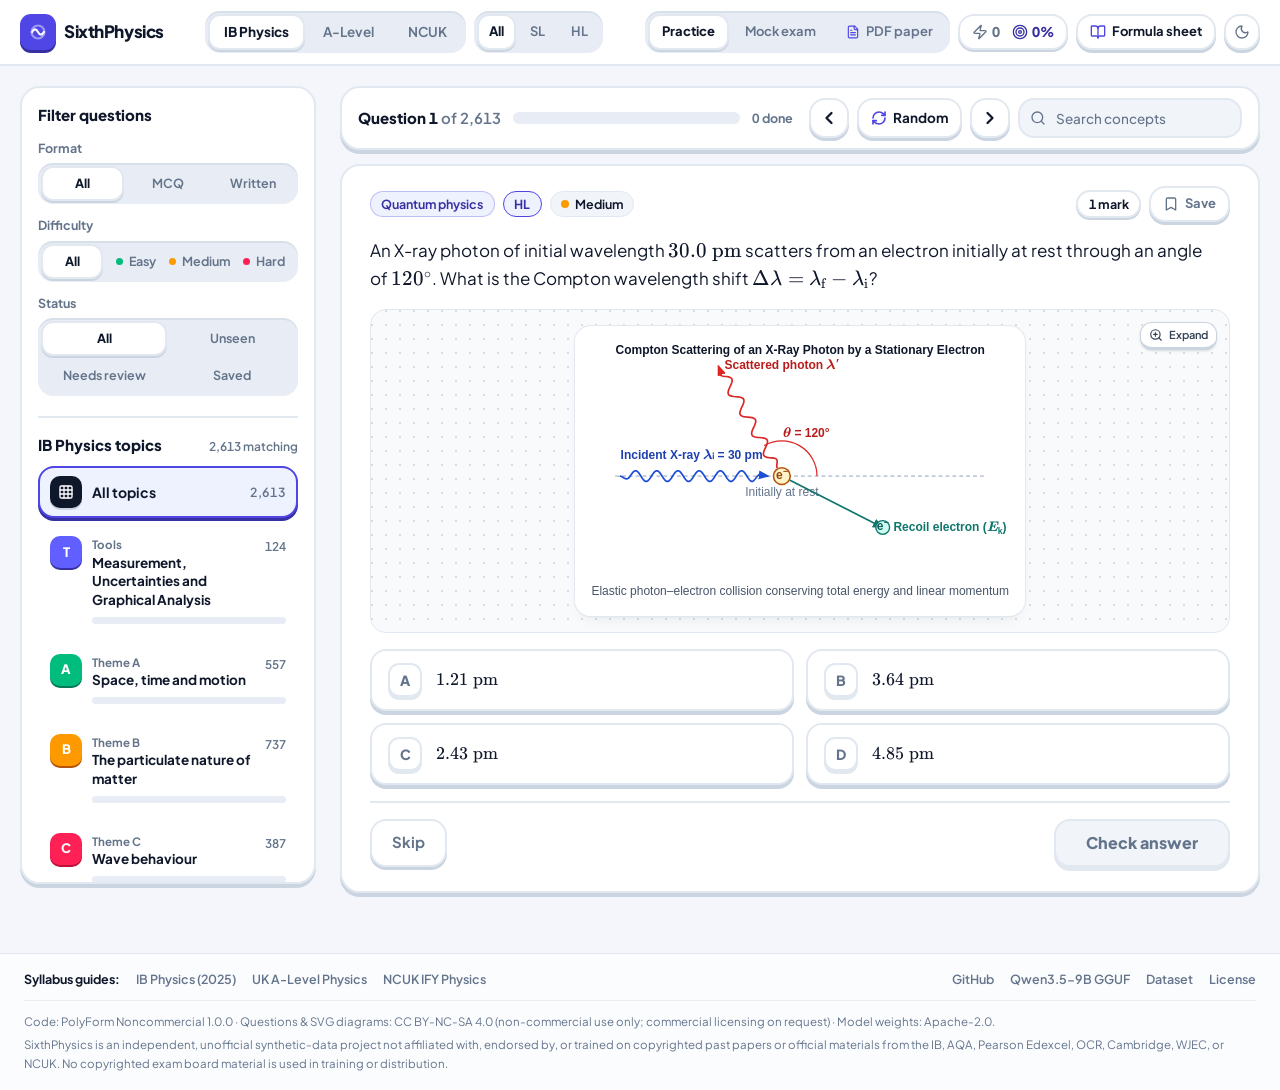
<file: index.html>
<!DOCTYPE html><!--atx5guVS6rGTPDfzIfNlm--><html lang="en" class="__variable_34a125 __variable_060445"><head><meta charSet="utf-8"/><meta name="viewport" content="width=device-width, initial-scale=1"/><link rel="preload" href="/_next/static/media/a865edea076e0166-s.p.woff2" as="font" crossorigin="" type="font/woff2"/><link rel="preload" href="/_next/static/media/be6419ffe34f1ed7-s.p.woff2" as="font" crossorigin="" type="font/woff2"/><link rel="stylesheet" href="/_next/static/css/4f3440952aaa3202.css" data-precedence="next"/><link rel="stylesheet" href="/_next/static/css/5cb79188224f50b2.css" data-precedence="next"/><link rel="preload" as="script" fetchPriority="low" href="/_next/static/chunks/webpack-6eea2830d91bb348.js"/><script src="/_next/static/chunks/d211d2f8-f630552f25923db6.js" async=""></script><script src="/_next/static/chunks/911-cbd5ef8848467769.js" async=""></script><script src="/_next/static/chunks/main-app-29d82749610fad34.js" async=""></script><script src="/_next/static/chunks/edfe32ec-8687977c4089ba2b.js" async=""></script><script src="/_next/static/chunks/779-c918f53d744d926e.js" async=""></script><script src="/_next/static/chunks/223-698c7c19dc34ad1d.js" async=""></script><script src="/_next/static/chunks/app/page-2d6197b3bfafb81d.js" async=""></script><meta name="next-size-adjust" content=""/><meta name="theme-color" media="(prefers-color-scheme: light)" content="#F4F6FB"/><meta name="theme-color" media="(prefers-color-scheme: dark)" content="#0F1420"/><title>SixthPhysics · IB, UK A-Level &amp; NCUK IFY Physics Practice Bank</title><meta name="description" content="Free pre-university physics practice bank with 7,643 solver-verified Paper 1 MCQ and Paper 2 structured questions, deterministic SVG diagrams, worked solutions, examiner mark schemes, timed mock exams, and PDF mock papers for IB Physics (2025 SL &amp; HL), UK A-Level Physics (AQA 7408), and NCUK IFY Physics (IFYPH005)."/><meta name="application-name" content="SixthPhysics"/><link rel="manifest" href="/manifest.webmanifest"/><meta name="keywords" content="SixthPhysics,IB Physics 2025 practice questions,IB Physics SL HL question bank,IB Physics Paper 1 MCQ,IB Physics Paper 2 structured questions,UK A-Level Physics practice questions,AQA 7408 Physics question bank,NCUK IFY Physics IFYPH005,physics mock paper generator,physics examiner mark schemes,free physics revision questions"/><meta name="robots" content="index, follow"/><meta name="googlebot" content="index, follow, max-video-preview:-1, max-image-preview:large, max-snippet:-1"/><link rel="canonical" href="https://sixthphysics.co.uk/"/><meta name="google-site-verification" content="a997HG73eOQgA1nnNDURa54ag3BrtqOsbhcPJybAvZs"/><meta property="og:title" content="SixthPhysics · IB, UK A-Level &amp; NCUK IFY Physics Practice Bank"/><meta property="og:description" content="Free pre-university physics practice bank with 7,643 solver-verified Paper 1 MCQ and Paper 2 structured questions, deterministic SVG diagrams, worked solutions, examiner mark schemes, timed mock exams, and PDF mock papers for IB Physics (2025 SL &amp; HL), UK A-Level Physics (AQA 7408), and NCUK IFY Physics (IFYPH005)."/><meta property="og:url" content="https://sixthphysics.co.uk/"/><meta property="og:site_name" content="SixthPhysics"/><meta property="og:locale" content="en_GB"/><meta property="og:image" content="https://sixthphysics.co.uk/og-image.png"/><meta property="og:image:width" content="1440"/><meta property="og:image:height" content="900"/><meta property="og:image:alt" content="SixthPhysics interactive physics practice desk with deterministic diagrams and mark schemes"/><meta property="og:type" content="website"/><meta name="twitter:card" content="summary_large_image"/><meta name="twitter:title" content="SixthPhysics · IB, UK A-Level &amp; NCUK IFY Physics Practice Bank"/><meta name="twitter:description" content="Free pre-university physics practice bank with 7,643 solver-verified Paper 1 MCQ and Paper 2 structured questions, deterministic SVG diagrams, worked solutions, examiner mark schemes, timed mock exams, and PDF mock papers for IB Physics (2025 SL &amp; HL), UK A-Level Physics (AQA 7408), and NCUK IFY Physics (IFYPH005)."/><meta name="twitter:image" content="https://sixthphysics.co.uk/og-image.png"/><link rel="icon" href="/favicon.ico" type="image/x-icon" sizes="16x16"/><link rel="icon" href="/icon.svg?33a87e0b443dca15" type="image/svg+xml" sizes="any"/><script>try{if(localStorage.getItem('sixthphysics.theme')==='dark'){document.documentElement.classList.add('dark');}else{document.documentElement.classList.remove('dark');}}catch(e){}</script><script src="/_next/static/chunks/polyfills-42372ed130431b0a.js" noModule=""></script></head><body class="min-h-screen bg-[var(--sp-bg)] font-sans text-[var(--sp-ink)] antialiased selection:bg-blue-500/20"><div hidden=""><!--$--><!--/$--></div><a href="#main-content" class="skip-link">Skip to main content</a><script type="application/ld+json">{"@context":"https://schema.org","@graph":[{"@type":"Organization","@id":"https://sixthphysics.co.uk/#organization","name":"SixthPhysics","url":"https://sixthphysics.co.uk/","logo":"https://sixthphysics.co.uk/icon.svg","sameAs":["https://github.com/sixthphysics","https://github.com/sixthphysics/sixthphysics","https://huggingface.co/d4ydy/sixthphysics-qwen3.5-9b-lora","https://huggingface.co/d4ydy/sixthphysics-qwen3.5-9b-GGUF","https://huggingface.co/datasets/d4ydy/sixthphysics-bench-and-bank"]},{"@type":"WebSite","@id":"https://sixthphysics.co.uk/#website","url":"https://sixthphysics.co.uk/","name":"SixthPhysics","description":"Free solver-verified pre-university physics practice bank for IB Physics (2025 SL & HL), UK A-Level Physics (AQA 7408), and NCUK IFY Physics (IFYPH005).","publisher":{"@id":"https://sixthphysics.co.uk/#organization"},"inLanguage":"en"},{"@type":"WebApplication","@id":"https://sixthphysics.co.uk/#webapp","name":"SixthPhysics Practice Desk & Mock Paper Maker","url":"https://sixthphysics.co.uk/","applicationCategory":"EducationalApplication","operatingSystem":"Any","browserRequirements":"Requires JavaScript","isAccessibleForFree":true,"license":"https://polyformproject.org/licenses/noncommercial/1.0.0","offers":{"@type":"Offer","price":"0","priceCurrency":"USD"},"educationalLevel":["IB Diploma Programme (SL & HL)","UK GCE AS & A-Level (Year 12 & Year 13)","NCUK International Foundation Year (IFYPH005)"],"about":{"@type":"Thing","name":"Pre-University Physics"},"description":"4,421 solver-verified Paper 1 multiple-choice and Paper 2 structured physics questions with deterministic SVG diagrams, KaTeX math, worked solutions, examiner mark schemes, timed mock exams, and printable PDF mock papers.","image":"https://sixthphysics.co.uk/og-image.png","creator":{"@id":"https://sixthphysics.co.uk/#organization"}},{"@type":"ItemList","@id":"https://sixthphysics.co.uk/#syllabi","name":"Supported Pre-University Physics Syllabi","itemListElement":[{"@type":"ListItem","position":1,"name":"IB Physics 2025 Practice Questions (SL & HL)","url":"https://sixthphysics.co.uk/ib-physics/"},{"@type":"ListItem","position":2,"name":"UK A-Level Physics Practice Questions (AS & Year 13)","url":"https://sixthphysics.co.uk/a-level-physics/"},{"@type":"ListItem","position":3,"name":"NCUK IFY Physics (IFYPH005) Practice Questions","url":"https://sixthphysics.co.uk/ncuk-ify-physics/"}]}]}</script><div class="sp-app-shell min-h-screen bg-[var(--sp-bg)] text-[var(--sp-ink)]"><header class="sticky top-0 z-30 border-b-2 border-[var(--sp-border)] bg-[var(--sp-surface)]/95 backdrop-blur-sm"><div class="mx-auto flex max-w-[1400px] flex-wrap items-center justify-between gap-x-2 gap-y-2.5 px-3 py-2.5 sm:gap-x-3 sm:px-5 xl:h-16 xl:flex-nowrap xl:py-0"><div class="order-1 flex shrink-0 items-center gap-2"><button type="button" class="group inline-flex cursor-pointer items-center gap-2 rounded-xl py-1 text-left"><span aria-hidden="true" class="inline-flex h-9 w-9 shrink-0 items-center justify-center rounded-[11px] bg-[var(--sp-accent)] text-white shadow-[0_3px_0_var(--sp-accent-lip)] transition-transform duration-100 group-hover:-translate-y-px group-active:translate-y-0.5"><svg viewBox="0 0 20 20" fill="none" class="h-5 w-5" stroke="currentColor" stroke-width="2.2" stroke-linecap="round" stroke-linejoin="round"><circle cx="10" cy="10" r="6.5" stroke-opacity="0.45"></circle><path d="M4.2 10c1.8-3.4 3.9-3.4 5.8 0s4 3.4 5.8 0"></path></svg></span><span class="hidden text-[17px] font-extrabold tracking-tight text-[var(--sp-ink)] min-[480px]:inline">SixthPhysics</span></button><span data-testid="bank-total-badge" title="18 solver-verified physics questions" class="hidden text-[12.5px] font-semibold tabular-nums text-[var(--sp-muted)] 2xl:inline">18<!-- --> questions</span></div><div class="order-3 -mx-3 flex w-[calc(100%+1.5rem)] items-center gap-2 overflow-x-auto border-t-2 border-[var(--sp-border)] px-3 pt-2.5 sm:mx-0 sm:w-full sm:px-0 xl:order-2 xl:w-auto xl:overflow-visible xl:border-t-0 xl:pt-0"><div role="tablist" aria-label="Select physics syllabus" class="sp-seg shrink-0"><button type="button" role="tab" aria-selected="true" class="sp-seg-item px-3 py-1.5 text-[13.5px] whitespace-nowrap sm:px-3.5"><span class="sm:hidden">IB</span><span class="hidden sm:inline">IB Physics</span></button><button type="button" role="tab" aria-selected="false" class="sp-seg-item px-3 py-1.5 text-[13.5px] whitespace-nowrap sm:px-3.5"><span class="sm:hidden">A-Level</span><span class="hidden sm:inline">A-Level</span></button><button type="button" role="tab" aria-selected="false" class="sp-seg-item px-3 py-1.5 text-[13.5px] whitespace-nowrap sm:px-3.5"><span class="sm:hidden">NCUK</span><span class="hidden sm:inline">NCUK</span></button></div><div role="group" aria-label="Filter syllabus level" class="sp-seg shrink-0"><button type="button" aria-pressed="true" class="sp-seg-item px-2.5 py-1.5 text-[13px] whitespace-nowrap">All</button><button type="button" aria-pressed="false" class="sp-seg-item px-2.5 py-1.5 text-[13px] whitespace-nowrap">SL</button><button type="button" aria-pressed="false" class="sp-seg-item px-2.5 py-1.5 text-[13px] whitespace-nowrap">HL</button></div></div><div class="order-2 flex shrink-0 items-center gap-1.5 sm:gap-2 xl:order-3"><div role="group" aria-label="Study mode" class="sp-seg"><button type="button" aria-pressed="true" class="sp-seg-item px-2.5 py-1.5 text-[13px] sm:px-3">Practice</button><button type="button" aria-pressed="false" class="sp-seg-item inline-flex items-center gap-1.5 px-2.5 py-1.5 text-[13px] whitespace-nowrap sm:px-3"><span>Mock<span class="hidden sm:inline"> exam</span></span></button><button type="button" aria-pressed="false" class="sp-seg-item inline-flex items-center gap-1.5 px-2.5 py-1.5 text-[13px] whitespace-nowrap sm:px-3"><svg xmlns="http://www.w3.org/2000/svg" width="24" height="24" viewBox="0 0 24 24" fill="none" stroke="currentColor" stroke-width="2" stroke-linecap="round" stroke-linejoin="round" class="lucide lucide-file-text hidden h-3.5 w-3.5 text-[var(--sp-accent)] sm:inline" aria-hidden="true"><path d="M15 2H6a2 2 0 0 0-2 2v16a2 2 0 0 0 2 2h12a2 2 0 0 0 2-2V7Z"></path><path d="M14 2v4a2 2 0 0 0 2 2h4"></path><path d="M10 9H8"></path><path d="M16 13H8"></path><path d="M16 17H8"></path></svg><span>PDF<span class="hidden sm:inline"> paper</span></span></button></div><div data-testid="mastery-streak-pill" title="Answer questions to build syllabus mastery and a daily streak" class="hidden h-9 items-center gap-3 rounded-xl border-2 border-[var(--sp-border)] bg-[var(--sp-raised)] px-3 text-[13.5px] font-extrabold tabular-nums shadow-[0_2px_0_var(--sp-lip)] md:inline-flex"><span class="inline-flex items-center gap-1 text-[var(--sp-muted)]"><svg xmlns="http://www.w3.org/2000/svg" width="24" height="24" viewBox="0 0 24 24" fill="none" stroke="currentColor" stroke-width="2" stroke-linecap="round" stroke-linejoin="round" class="lucide lucide-zap h-4 w-4" aria-hidden="true"><path d="M4 14a1 1 0 0 1-.78-1.63l9.9-10.2a.5.5 0 0 1 .86.46l-1.92 6.02A1 1 0 0 0 13 10h7a1 1 0 0 1 .78 1.63l-9.9 10.2a.5.5 0 0 1-.86-.46l1.92-6.02A1 1 0 0 0 11 14z"></path></svg>0<span class="sr-only">day streak</span></span><span class="inline-flex items-center gap-1 text-[var(--sp-accent-ink)] dark:text-[var(--sp-accent-ink)]"><svg xmlns="http://www.w3.org/2000/svg" width="24" height="24" viewBox="0 0 24 24" fill="none" stroke="currentColor" stroke-width="2" stroke-linecap="round" stroke-linejoin="round" class="lucide lucide-target h-4 w-4" aria-hidden="true"><circle cx="12" cy="12" r="10"></circle><circle cx="12" cy="12" r="6"></circle><circle cx="12" cy="12" r="2"></circle></svg>0<!-- -->%<span class="sr-only">mastered</span></span></div><button type="button" aria-label="Formula sheet" class="sp-key sp-key--neutral sp-key--sm inline-flex h-9 w-9 items-center justify-center rounded-xl text-[13px] font-bold sm:w-auto sm:gap-1.5 sm:px-3"><svg xmlns="http://www.w3.org/2000/svg" width="24" height="24" viewBox="0 0 24 24" fill="none" stroke="currentColor" stroke-width="2" stroke-linecap="round" stroke-linejoin="round" class="lucide lucide-book-open h-4 w-4 shrink-0 text-[var(--sp-accent)]" aria-hidden="true"><path d="M12 7v14"></path><path d="M3 18a1 1 0 0 1-1-1V4a1 1 0 0 1 1-1h5a4 4 0 0 1 4 4 4 4 0 0 1 4-4h5a1 1 0 0 1 1 1v13a1 1 0 0 1-1 1h-6a3 3 0 0 0-3 3 3 3 0 0 0-3-3z"></path></svg><span class="sr-only sm:not-sr-only">Formula sheet</span></button><button type="button" aria-label="Switch to dark mode" title="Switch to dark mode" class="sp-key sp-key--neutral sp-key--sm inline-flex h-9 w-9 items-center justify-center rounded-xl text-[var(--sp-muted)]"><svg xmlns="http://www.w3.org/2000/svg" width="24" height="24" viewBox="0 0 24 24" fill="none" stroke="currentColor" stroke-width="2" stroke-linecap="round" stroke-linejoin="round" class="lucide lucide-moon h-4 w-4" aria-hidden="true"><path d="M20.985 12.486a9 9 0 1 1-9.473-9.472c.405-.022.617.46.402.803a6 6 0 0 0 8.268 8.268c.344-.215.825-.004.803.401"></path></svg></button></div></div></header><main id="main-content" class="mx-auto max-w-[1400px] px-3 py-3.5 sm:px-5 sm:py-5"><div class="flex flex-col lg:flex-row lg:items-start lg:gap-6"><div class="mb-3 flex items-center justify-between gap-2 lg:hidden"><button type="button" class="sp-key sp-key--neutral sp-key--sm inline-flex min-w-0 items-center gap-2 rounded-xl px-3 py-2 text-[13.5px] font-bold"><svg xmlns="http://www.w3.org/2000/svg" width="24" height="24" viewBox="0 0 24 24" fill="none" stroke="currentColor" stroke-width="2" stroke-linecap="round" stroke-linejoin="round" class="lucide lucide-funnel h-4 w-4 shrink-0 text-[var(--sp-accent)]" aria-hidden="true"><path d="M10 20a1 1 0 0 0 .553.895l2 1A1 1 0 0 0 14 21v-7a2 2 0 0 1 .517-1.341L21.74 4.67A1 1 0 0 0 21 3H3a1 1 0 0 0-.742 1.67l7.225 7.989A2 2 0 0 1 10 14z"></path></svg><span class="shrink-0">Topics &amp; filters</span><span class="sp-chip sp-chip--accent min-w-0 truncate px-2 py-0 text-[12px]">All topics</span></button><span class="shrink-0 text-[12.5px] font-semibold tabular-nums text-[var(--sp-muted)]">17<!-- --> questions</span></div><aside aria-label="Syllabus topics and filters" class="sticky top-[calc(var(--sp-topnav-h,64px)_+_16px)] hidden w-[296px] shrink-0 self-start lg:block"><div class="sp-card max-h-[calc(100vh_-_var(--sp-topnav-h,64px)_-_36px)] overflow-y-auto p-4"><div class="space-y-5"><section aria-label="Question filters" class="space-y-3"><div class="flex items-center justify-between"><h2 class="text-[15px] font-extrabold text-[var(--sp-ink)]">Filter questions</h2></div><div class="space-y-3"><div class="space-y-1.5"><span class="block text-[12.5px] font-bold text-[var(--sp-muted)]">Format</span><div role="group" aria-label="Filter by question format" class="sp-seg grid w-full grid-cols-3"><button type="button" aria-pressed="true" class="sp-seg-item inline-flex items-center justify-center gap-1.5 px-2 py-1.5 text-[12.5px] whitespace-nowrap">All</button><button type="button" aria-pressed="false" class="sp-seg-item inline-flex items-center justify-center gap-1.5 px-2 py-1.5 text-[12.5px] whitespace-nowrap">MCQ</button><button type="button" aria-pressed="false" class="sp-seg-item inline-flex items-center justify-center gap-1.5 px-2 py-1.5 text-[12.5px] whitespace-nowrap">Written</button></div></div><div class="space-y-1.5"><span class="block text-[12.5px] font-bold text-[var(--sp-muted)]">Difficulty</span><div role="group" aria-label="Filter by difficulty" class="sp-seg grid w-full grid-cols-4"><button type="button" aria-pressed="true" class="sp-seg-item inline-flex items-center justify-center gap-1.5 px-2 py-1.5 text-[12.5px] whitespace-nowrap">All</button><button type="button" aria-pressed="false" class="sp-seg-item inline-flex items-center justify-center gap-1.5 px-2 py-1.5 text-[12.5px] whitespace-nowrap"><span aria-hidden="true" class="sp-dot h-[7px] w-[7px] bg-emerald-500"></span>Easy</button><button type="button" aria-pressed="false" class="sp-seg-item inline-flex items-center justify-center gap-1.5 px-2 py-1.5 text-[12.5px] whitespace-nowrap"><span aria-hidden="true" class="sp-dot h-[7px] w-[7px] bg-amber-500"></span>Medium</button><button type="button" aria-pressed="false" class="sp-seg-item inline-flex items-center justify-center gap-1.5 px-2 py-1.5 text-[12.5px] whitespace-nowrap"><span aria-hidden="true" class="sp-dot h-[7px] w-[7px] bg-rose-500"></span>Hard</button></div></div><div class="space-y-1.5"><span class="block text-[12.5px] font-bold text-[var(--sp-muted)]">Status</span><div role="group" aria-label="Filter by attempt status" class="sp-seg grid w-full grid-cols-2"><button type="button" aria-pressed="true" class="sp-seg-item inline-flex items-center justify-center gap-1.5 px-2 py-1.5 text-[12.5px] whitespace-nowrap">All</button><button type="button" aria-pressed="false" class="sp-seg-item inline-flex items-center justify-center gap-1.5 px-2 py-1.5 text-[12.5px] whitespace-nowrap">Unseen</button><button type="button" aria-pressed="false" class="sp-seg-item inline-flex items-center justify-center gap-1.5 px-2 py-1.5 text-[12.5px] whitespace-nowrap">Needs review</button><button type="button" aria-pressed="false" class="sp-seg-item inline-flex items-center justify-center gap-1.5 px-2 py-1.5 text-[12.5px] whitespace-nowrap">Saved</button></div></div></div></section><section aria-label="IB Physics topics" class="space-y-2.5 border-t-2 border-[var(--sp-border)] pt-4"><div class="flex items-baseline justify-between gap-2"><h2 class="text-[15px] font-extrabold text-[var(--sp-ink)]">IB Physics topics</h2><span class="text-[12px] font-semibold tabular-nums text-[var(--sp-muted)]">17<!-- --> matching</span></div><nav class="space-y-1.5"><button type="button" aria-current="true" class="flex w-full items-center justify-between gap-2.5 rounded-2xl px-2.5 py-2 text-left sp-key sp-key--sm sp-key--selected"><span class="flex items-center gap-2.5"><span aria-hidden="true" class="inline-flex h-8 w-8 shrink-0 items-center justify-center rounded-[10px] bg-[var(--sp-ink)] text-[var(--sp-surface)] shadow-[0_2px_0_var(--sp-lip)]"><svg xmlns="http://www.w3.org/2000/svg" width="24" height="24" viewBox="0 0 24 24" fill="none" stroke="currentColor" stroke-width="2" stroke-linecap="round" stroke-linejoin="round" class="lucide lucide-grid3x3 lucide-grid-3x3 h-4 w-4" aria-hidden="true"><rect width="18" height="18" x="3" y="3" rx="2"></rect><path d="M3 9h18"></path><path d="M3 15h18"></path><path d="M9 3v18"></path><path d="M15 3v18"></path></svg></span><span class="text-[14px] font-bold text-[var(--sp-ink)]">All topics</span></span><span class="text-[12.5px] font-semibold tabular-nums text-[var(--sp-muted)]">17</span></button><div class="space-y-1.5"><button type="button" class="group w-full rounded-2xl px-2.5 py-2.5 text-left cursor-pointer border-2 border-transparent transition-colors hover:border-[var(--sp-border)] hover:bg-[var(--sp-surface-subtle)]"><div class="flex items-start gap-2.5"><span aria-hidden="true" class="inline-flex h-8 w-8 shrink-0 items-center justify-center rounded-[10px] text-[13px] font-extrabold text-white bg-indigo-500 shadow-[0_2px_0_#3730a3]">T</span><div class="min-w-0 flex-1"><div class="flex items-start justify-between gap-2"><div class="min-w-0"><span class="flex items-center gap-1.5 text-[11.5px] font-bold text-[var(--sp-muted)]">Tools</span><p class="text-[13.5px] leading-snug font-bold text-[var(--sp-ink)]">Measurement, Uncertainties and Graphical Analysis</p></div><span class="shrink-0 pt-0.5 text-[12px] font-semibold tabular-nums text-[var(--sp-muted)]">1</span></div><div class="mt-2 flex items-center gap-2" aria-label="Tools mastery 0%"><div class="sp-progress sp-progress--sm flex-1"><div class="sp-progress-fill" style="width:0%"></div></div></div></div></div></button></div><div class="space-y-1.5"><button type="button" class="group w-full rounded-2xl px-2.5 py-2.5 text-left cursor-pointer border-2 border-transparent transition-colors hover:border-[var(--sp-border)] hover:bg-[var(--sp-surface-subtle)]"><div class="flex items-start gap-2.5"><span aria-hidden="true" class="inline-flex h-8 w-8 shrink-0 items-center justify-center rounded-[10px] text-[13px] font-extrabold text-white bg-emerald-500 shadow-[0_2px_0_#047857]">A</span><div class="min-w-0 flex-1"><div class="flex items-start justify-between gap-2"><div class="min-w-0"><span class="flex items-center gap-1.5 text-[11.5px] font-bold text-[var(--sp-muted)]">Theme A</span><p class="text-[13.5px] leading-snug font-bold text-[var(--sp-ink)]">Space, time and motion</p></div><span class="shrink-0 pt-0.5 text-[12px] font-semibold tabular-nums text-[var(--sp-muted)]">2</span></div><div class="mt-2 flex items-center gap-2" aria-label="Theme A mastery 0%"><div class="sp-progress sp-progress--sm flex-1"><div class="sp-progress-fill" style="width:0%"></div></div></div></div></div></button></div><div class="space-y-1.5"><button type="button" class="group w-full rounded-2xl px-2.5 py-2.5 text-left cursor-pointer border-2 border-transparent transition-colors hover:border-[var(--sp-border)] hover:bg-[var(--sp-surface-subtle)]"><div class="flex items-start gap-2.5"><span aria-hidden="true" class="inline-flex h-8 w-8 shrink-0 items-center justify-center rounded-[10px] text-[13px] font-extrabold text-white bg-amber-500 shadow-[0_2px_0_#b45309]">B</span><div class="min-w-0 flex-1"><div class="flex items-start justify-between gap-2"><div class="min-w-0"><span class="flex items-center gap-1.5 text-[11.5px] font-bold text-[var(--sp-muted)]">Theme B</span><p class="text-[13.5px] leading-snug font-bold text-[var(--sp-ink)]">The particulate nature of matter</p></div><span class="shrink-0 pt-0.5 text-[12px] font-semibold tabular-nums text-[var(--sp-muted)]">5</span></div><div class="mt-2 flex items-center gap-2" aria-label="Theme B mastery 0%"><div class="sp-progress sp-progress--sm flex-1"><div class="sp-progress-fill" style="width:0%"></div></div></div></div></div></button></div><div class="space-y-1.5"><button type="button" class="group w-full rounded-2xl px-2.5 py-2.5 text-left cursor-pointer border-2 border-transparent transition-colors hover:border-[var(--sp-border)] hover:bg-[var(--sp-surface-subtle)]"><div class="flex items-start gap-2.5"><span aria-hidden="true" class="inline-flex h-8 w-8 shrink-0 items-center justify-center rounded-[10px] text-[13px] font-extrabold text-white bg-rose-500 shadow-[0_2px_0_#be123c]">C</span><div class="min-w-0 flex-1"><div class="flex items-start justify-between gap-2"><div class="min-w-0"><span class="flex items-center gap-1.5 text-[11.5px] font-bold text-[var(--sp-muted)]">Theme C</span><p class="text-[13.5px] leading-snug font-bold text-[var(--sp-ink)]">Wave behaviour</p></div><span class="shrink-0 pt-0.5 text-[12px] font-semibold tabular-nums text-[var(--sp-muted)]">4</span></div><div class="mt-2 flex items-center gap-2" aria-label="Theme C mastery 0%"><div class="sp-progress sp-progress--sm flex-1"><div class="sp-progress-fill" style="width:0%"></div></div></div></div></div></button></div><div class="space-y-1.5"><button type="button" class="group w-full rounded-2xl px-2.5 py-2.5 text-left cursor-pointer border-2 border-transparent transition-colors hover:border-[var(--sp-border)] hover:bg-[var(--sp-surface-subtle)]"><div class="flex items-start gap-2.5"><span aria-hidden="true" class="inline-flex h-8 w-8 shrink-0 items-center justify-center rounded-[10px] text-[13px] font-extrabold text-white bg-sky-500 shadow-[0_2px_0_#0369a1]">D</span><div class="min-w-0 flex-1"><div class="flex items-start justify-between gap-2"><div class="min-w-0"><span class="flex items-center gap-1.5 text-[11.5px] font-bold text-[var(--sp-muted)]">Theme D</span><p class="text-[13.5px] leading-snug font-bold text-[var(--sp-ink)]">Fields</p></div><span class="shrink-0 pt-0.5 text-[12px] font-semibold tabular-nums text-[var(--sp-muted)]">4</span></div><div class="mt-2 flex items-center gap-2" aria-label="Theme D mastery 0%"><div class="sp-progress sp-progress--sm flex-1"><div class="sp-progress-fill" style="width:0%"></div></div></div></div></div></button></div><div class="space-y-1.5"><button type="button" class="group w-full rounded-2xl px-2.5 py-2.5 text-left cursor-pointer border-2 border-transparent transition-colors hover:border-[var(--sp-border)] hover:bg-[var(--sp-surface-subtle)]"><div class="flex items-start gap-2.5"><span aria-hidden="true" class="inline-flex h-8 w-8 shrink-0 items-center justify-center rounded-[10px] text-[13px] font-extrabold text-white bg-violet-500 shadow-[0_2px_0_#6d28d9]">E</span><div class="min-w-0 flex-1"><div class="flex items-start justify-between gap-2"><div class="min-w-0"><span class="flex items-center gap-1.5 text-[11.5px] font-bold text-[var(--sp-muted)]">Theme E</span><p class="text-[13.5px] leading-snug font-bold text-[var(--sp-ink)]">Nuclear and quantum physics</p></div><span class="shrink-0 pt-0.5 text-[12px] font-semibold tabular-nums text-[var(--sp-muted)]">1</span></div><div class="mt-2 flex items-center gap-2" aria-label="Theme E mastery 0%"><div class="sp-progress sp-progress--sm flex-1"><div class="sp-progress-fill" style="width:0%"></div></div></div></div></div></button></div></nav></section></div></div></aside><div class="min-w-0 flex-1 space-y-3.5"><div class="sp-card flex flex-col gap-3 px-3.5 py-2.5 sm:px-4 md:flex-row md:items-center md:gap-4"><div class="flex min-w-0 flex-1 items-center gap-3"><span data-testid="practice-question-counter" class="shrink-0 text-[15px] font-extrabold tabular-nums text-[var(--sp-ink)]">Question <!-- -->1<span class="font-semibold text-[var(--sp-muted)]"> <!-- -->of <!-- -->17</span></span><div role="progressbar" aria-label="Questions attempted in this set" aria-valuemin="0" aria-valuemax="17" aria-valuenow="0" title="0 of 17 attempted" class="sp-progress min-w-[60px] flex-1"><div class="sp-progress-fill" style="width:0%"></div></div><span class="hidden shrink-0 text-[12.5px] font-bold tabular-nums text-[var(--sp-muted)] sm:inline">0<!-- --> done</span></div><div class="flex items-center gap-2"><button type="button" aria-label="Previous question" class="sp-key sp-key--sm inline-flex h-10 w-10 shrink-0 items-center justify-center rounded-xl sp-key--neutral"><svg xmlns="http://www.w3.org/2000/svg" width="24" height="24" viewBox="0 0 24 24" fill="none" stroke="currentColor" stroke-width="2.75" stroke-linecap="round" stroke-linejoin="round" class="lucide lucide-chevron-right h-5 w-5 rotate-180" aria-hidden="true"><path d="m9 18 6-6-6-6"></path></svg></button><button type="button" class="sp-key sp-key--sm inline-flex h-10 shrink-0 items-center gap-1.5 rounded-xl px-3 text-[13.5px] font-bold sp-key--neutral"><svg xmlns="http://www.w3.org/2000/svg" width="24" height="24" viewBox="0 0 24 24" fill="none" stroke="currentColor" stroke-width="2.5" stroke-linecap="round" stroke-linejoin="round" class="lucide lucide-refresh-cw h-4 w-4 text-[var(--sp-accent)]" aria-hidden="true"><path d="M3 12a9 9 0 0 1 9-9 9.75 9.75 0 0 1 6.74 2.74L21 8"></path><path d="M21 3v5h-5"></path><path d="M21 12a9 9 0 0 1-9 9 9.75 9.75 0 0 1-6.74-2.74L3 16"></path><path d="M8 16H3v5"></path></svg><span class="hidden sm:inline">Random</span></button><button type="button" aria-label="Next question" class="sp-key sp-key--sm inline-flex h-10 w-10 shrink-0 items-center justify-center rounded-xl sp-key--neutral"><svg xmlns="http://www.w3.org/2000/svg" width="24" height="24" viewBox="0 0 24 24" fill="none" stroke="currentColor" stroke-width="2.75" stroke-linecap="round" stroke-linejoin="round" class="lucide lucide-chevron-right h-5 w-5" aria-hidden="true"><path d="m9 18 6-6-6-6"></path></svg></button><div class="relative min-w-0 flex-1 md:w-44 md:flex-initial xl:w-56"><svg xmlns="http://www.w3.org/2000/svg" width="24" height="24" viewBox="0 0 24 24" fill="none" stroke="currentColor" stroke-width="2" stroke-linecap="round" stroke-linejoin="round" class="lucide lucide-search pointer-events-none absolute top-1/2 left-3 h-4 w-4 -translate-y-1/2 text-[var(--sp-muted)]" aria-hidden="true"><path d="m21 21-4.34-4.34"></path><circle cx="11" cy="11" r="8"></circle></svg><input type="search" placeholder="Search concepts" aria-label="Filter questions by concept or ID" class="h-10 w-full rounded-xl border-2 border-[var(--sp-border)] bg-[var(--sp-surface-subtle)] pr-8 pl-9 text-[13.5px] font-medium text-[var(--sp-ink)] transition-colors placeholder:text-[var(--sp-muted)] focus:border-[var(--sp-accent)] focus:bg-[var(--sp-surface)] focus:outline-none" value=""/></div></div></div><div class="transition-opacity duration-150"><article data-question-id="sp-v3-ncuk-ac4-ivcurve-04" data-question-mode="practice" class="sp-card text-[var(--sp-ink)]"><header class="flex items-start justify-between gap-3 px-4 pt-4 sm:items-center sm:px-7 sm:pt-5"><div class="flex min-w-0 flex-1 flex-wrap items-center gap-2"><span data-testid="question-topic-pill" title="Current and circuits" class="sp-chip sp-chip--accent max-w-full min-w-0"><span class="truncate">Current and circuits</span></span><span data-testid="question-ib-tier-pill" title="IB Physics Standard Level (SL &amp; HL core)" class="sp-chip font-bold bg-[var(--sp-surface-subtle)] text-[var(--sp-ink)]">SL</span><span data-testid="question-difficulty-pill" class="sp-chip"><span aria-hidden="true" class="sp-dot bg-emerald-500"></span>Easy</span></div><div class="flex shrink-0 items-center gap-2"><span data-testid="question-marks-badge" class="sp-chip border-2 bg-[var(--sp-raised)] font-bold tabular-nums shadow-[0_2px_0_var(--sp-lip)]">1 mark</span><button type="button" aria-pressed="false" aria-label="Save question" class="sp-key sp-key--sm inline-flex h-9 items-center gap-1.5 rounded-xl px-2.5 text-[13px] font-bold sm:px-3 sp-key--neutral text-[var(--sp-muted)]"><svg xmlns="http://www.w3.org/2000/svg" width="24" height="24" viewBox="0 0 24 24" fill="none" stroke="currentColor" stroke-width="2" stroke-linecap="round" stroke-linejoin="round" class="lucide lucide-bookmark h-4 w-4" aria-hidden="true"><path d="m19 21-7-4-7 4V5a2 2 0 0 1 2-2h10a2 2 0 0 1 2 2v16z"></path></svg><span class="hidden sm:inline">Save</span></button></div></header><div class="px-4 pt-3.5 pb-5 sm:px-7 sm:pb-6"><div class="block max-w-[70ch] text-[16.5px] leading-[1.65] text-[var(--sp-ink)] sm:text-[17px]">A highlighted point on the I–V curve for a light-dependent resistor (LDR) has <span role="math" aria-label="V = 4.00 V" data-sp-math="" class="sp-math inline text-[0.9em] whitespace-nowrap"><span class="katex"><span class="katex-html" aria-hidden="true"><span class="katex-base"><span class="katex-strut" style="height:0.6833em;"></span><span class="mord mathnormal" style="margin-right:0.2222em;">V</span><span class="mspace" style="margin-right:0.2778em;"></span><span class="mrel">=</span><span class="mspace" style="margin-right:0.2778em;"></span></span><span class="katex-base"><span class="katex-strut" style="height:0.6833em;"></span><span class="mord">4.00</span><span class="mspace"> </span><span class="mord mathrm" style="margin-right:0.0139em;">V</span></span></span></span></span> and <span role="math" aria-label="I = 0.400" data-sp-math="" class="sp-math inline text-[0.9em] whitespace-nowrap"><span class="katex"><span class="katex-html" aria-hidden="true"><span class="katex-base"><span class="katex-strut" style="height:0.6833em;"></span><span class="mord mathnormal" style="margin-right:0.0785em;">I</span><span class="mspace" style="margin-right:0.2778em;"></span><span class="mrel">=</span><span class="mspace" style="margin-right:0.2778em;"></span></span><span class="katex-base"><span class="katex-strut" style="height:0.6444em;"></span><span class="mord">0.400</span></span></span></span></span> A. Determine the component&#x27;s static resistance there.</div><figure class="group relative overflow-hidden rounded-2xl border px-3 py-3 text-[#0F172A] sm:px-5 sm:py-4 border-[#E2E8F0] bg-[#F8FAFC] [--sp-dot:rgba(100,116,139,0.22)] dark:border-[#263147] dark:bg-[#121a2b] dark:[--sp-dot:rgba(148,163,184,0.12)] my-4" style="background-image:radial-gradient(circle at 1px 1px, var(--sp-dot) 1px, transparent 0);background-size:14px 14px" data-sp-figure=""><div title="Click to expand diagram" class="w-full cursor-zoom-in [--sp-fig-max-h:260px] sm:[--sp-fig-max-h:290px] [&amp;_svg]:rounded-xl [&amp;_svg]:ring-1 [&amp;_svg]:ring-[#E2E8F0] [&amp;_svg]:shadow-[0_1px_2px_rgba(15,23,42,0.06),0_6px_18px_-10px_rgba(15,23,42,0.18)] dark:[&amp;_svg]:ring-[#334155] dark:[&amp;_svg]:shadow-[0_1px_2px_rgba(0,0,0,0.4),0_10px_28px_-12px_rgba(0,0,0,0.7)]" style="color-scheme:light"><svg xmlns="http://www.w3.org/2000/svg" role="img" aria-label="Current against potential difference curves in two operating states" data-sp-source="https://sixthphysics.co.uk" data-sp-license="CC-BY-NC-SA-4.0" viewBox="-15 -7.1 650 415.6" width="650" height="415.6" preserveAspectRatio="xMidYMid meet" data-sp-orig-viewbox="0 0 640 400" style="display:block;margin-inline:auto;max-width:100%;width:min(100%, calc(var(--sp-fig-max-h, 290px) * 1.5642));height:auto;aspect-ratio:650 / 415.6;background:#ffffff;overflow:hidden"><title>Current against potential difference curves in two operating states</title><defs><marker id="sp-fig-sp-v3-ncuk-ac4-ivcurve-04-_R_2l55flb_--arr-iv-sp-v3-ncuk-ac4-ivcurve-0" viewBox="0 0 10 10" refX="8" refY="5" markerWidth="7" markerHeight="7" orient="auto-start-reverse"><path d="M 0 1 L 9 5 L 0 9 z" fill="#171b1f"/></marker></defs><rect width="640" height="400" fill="#ffffff" data-sp-bg="1"/><g font-family="'Plus Jakarta Sans', 'Segoe UI', Helvetica, Arial, sans-serif"><rect x="88" y="38" width="502" height="294" fill="#fbfcfd" stroke="#cbd5e1" stroke-width="1"/><line x1="171.67" y1="38" x2="171.67" y2="332" stroke="#eef2f6" stroke-width="1"/><line x1="339" y1="38" x2="339" y2="332" stroke="#eef2f6" stroke-width="1"/><line x1="506.33" y1="38" x2="506.33" y2="332" stroke="#eef2f6" stroke-width="1"/><line x1="88" y1="283" x2="590" y2="283" stroke="#eef2f6" stroke-width="1"/><line x1="88" y1="185" x2="590" y2="185" stroke="#eef2f6" stroke-width="1"/><line x1="88" y1="87" x2="590" y2="87" stroke="#eef2f6" stroke-width="1"/><line x1="88" y1="38" x2="88" y2="332" stroke="#d8e1ea" stroke-width="1.1"/><line x1="255.33" y1="38" x2="255.33" y2="332" stroke="#d8e1ea" stroke-width="1.1"/><line x1="422.67" y1="38" x2="422.67" y2="332" stroke="#d8e1ea" stroke-width="1.1"/><line x1="590" y1="38" x2="590" y2="332" stroke="#d8e1ea" stroke-width="1.1"/><line x1="88" y1="332" x2="590" y2="332" stroke="#d8e1ea" stroke-width="1.1"/><line x1="88" y1="234" x2="590" y2="234" stroke="#d8e1ea" stroke-width="1.1"/><line x1="88" y1="136" x2="590" y2="136" stroke="#d8e1ea" stroke-width="1.1"/><line x1="88" y1="38" x2="590" y2="38" stroke="#d8e1ea" stroke-width="1.1"/><line x1="88" y1="332" x2="602" y2="332" stroke="#171b1f" stroke-width="2" marker-end="url(#sp-fig-sp-v3-ncuk-ac4-ivcurve-04-_R_2l55flb_--arr-iv-sp-v3-ncuk-ac4-ivcurve-0)"/><line x1="88" y1="332" x2="88" y2="26" stroke="#171b1f" stroke-width="2" marker-end="url(#sp-fig-sp-v3-ncuk-ac4-ivcurve-04-_R_2l55flb_--arr-iv-sp-v3-ncuk-ac4-ivcurve-0)"/><line x1="88" y1="332" x2="88" y2="338" stroke="#171b1f" stroke-width="1.5"/><text x="88" y="354" text-anchor="middle" font-size="13" fill="#334155" data-sp-fs="12">0</text><line x1="255.33" y1="332" x2="255.33" y2="338" stroke="#171b1f" stroke-width="1.5"/><text x="255.33" y="354" text-anchor="middle" font-size="13" fill="#334155" data-sp-fs="12">2</text><line x1="422.67" y1="332" x2="422.67" y2="338" stroke="#171b1f" stroke-width="1.5"/><text x="422.67" y="354" text-anchor="middle" font-size="13" fill="#334155" data-sp-fs="12">4</text><line x1="590" y1="332" x2="590" y2="338" stroke="#171b1f" stroke-width="1.5"/><text x="590" y="354" text-anchor="middle" font-size="13" fill="#334155" data-sp-fs="12">6</text><line x1="82" y1="332" x2="88" y2="332" stroke="#171b1f" stroke-width="1.5"/><text x="77" y="336" text-anchor="end" font-size="13" fill="#334155" data-sp-fs="12">0</text><line x1="82" y1="234" x2="88" y2="234" stroke="#171b1f" stroke-width="1.5"/><text x="77" y="238" text-anchor="end" font-size="13" fill="#334155" data-sp-fs="12">0.2</text><line x1="82" y1="136" x2="88" y2="136" stroke="#171b1f" stroke-width="1.5"/><text x="77" y="140" text-anchor="end" font-size="13" fill="#334155" data-sp-fs="12">0.4</text><line x1="82" y1="38" x2="88" y2="38" stroke="#171b1f" stroke-width="1.5"/><text x="77" y="42" text-anchor="end" font-size="13" fill="#334155" data-sp-fs="12">0.6</text><text x="339" y="378" text-anchor="middle" font-size="15.1" fill="#171b1f" font-weight="600" data-sp-fs="14">Potential difference <tspan font-family="KaTeX_Math, 'Latin Modern Math', 'STIX Two Math', 'Cambria Math', 'Times New Roman', Georgia, serif" font-style="italic" font-size="116%">V</tspan> / V</text><text x="24" y="185" text-anchor="middle" font-size="15.1" fill="#171b1f" font-weight="600" transform="rotate(-90 24 185)" data-sp-fs="14">Current <tspan font-family="KaTeX_Math, 'Latin Modern Math', 'STIX Two Math', 'Cambria Math', 'Times New Roman', Georgia, serif" font-style="italic" font-size="116%">I</tspan> / A</text><line x1="88" y1="332" x2="590" y2="38" stroke="#1d4ed8" stroke-width="2.5"/><text x="459.48" y="74.1" text-anchor="middle" font-size="14" fill="#1d4ed8" font-weight="700" data-sp-fs="13">Curve P</text><line x1="88" y1="332" x2="590" y2="234" stroke="#b91c1c" stroke-width="2.5" stroke-dasharray="8 4"/><text x="509.68" y="271.6" text-anchor="middle" font-size="14" fill="#b91c1c" font-weight="700" data-sp-fs="13">Curve Q</text></g></svg></div><button type="button" aria-label="Expand diagram" title="Expand diagram" class="absolute right-2.5 top-2.5 inline-flex items-center gap-1.5 rounded-lg border border-b-[3px] border-[#CBD5E1] bg-white px-2 py-1 text-[11px] font-semibold text-[#334155] shadow-sm transition-[transform,border-width,background-color] hover:bg-[#F1F5F9] hover:text-[#0F172A] focus-visible:outline-2 focus-visible:outline-offset-2 focus-visible:outline-[#4F46E5] active:translate-y-[2px] active:border-b sm:right-3 sm:top-3 dark:border-[#334155] dark:bg-[#1A2336] dark:text-[#E2E8F0] dark:hover:bg-[#222C42]"><svg xmlns="http://www.w3.org/2000/svg" width="24" height="24" viewBox="0 0 24 24" fill="none" stroke="currentColor" stroke-width="2" stroke-linecap="round" stroke-linejoin="round" class="lucide lucide-zoom-in h-3.5 w-3.5" aria-hidden="true"><circle cx="11" cy="11" r="8"></circle><line x1="21" x2="16.65" y1="21" y2="16.65"></line><line x1="11" x2="11" y1="8" y2="14"></line><line x1="8" x2="14" y1="11" y2="11"></line></svg><span class="hidden sm:inline">Expand</span></button></figure><div class="mt-4 space-y-4"><div role="radiogroup" aria-label="Answer options" data-layout="grid" class="grid gap-3 grid-cols-1 sm:grid-cols-2"><button type="button" role="radio" data-sp-mcq-option="A" aria-checked="false" class="sp-key flex w-full items-center gap-3.5 rounded-2xl text-left min-h-[62px] px-4 py-2.5 sp-key--neutral"><span aria-hidden="true" class="sp-keycap">A</span><span class="inline min-w-0 flex-1 text-[var(--sp-ink)] text-[16.5px] leading-snug font-semibold"><span role="math" aria-label="10.0 Ω" data-sp-math="" class="sp-math inline text-[0.9em] whitespace-nowrap"><span class="katex"><span class="katex-html" aria-hidden="true"><span class="katex-base"><span class="katex-strut" style="height:0.6833em;"></span><span class="mord">10.0</span><span class="mspace"> </span><span class="mord">Ω</span></span></span></span></span></span></button><button type="button" role="radio" data-sp-mcq-option="B" aria-checked="false" class="sp-key flex w-full items-center gap-3.5 rounded-2xl text-left min-h-[62px] px-4 py-2.5 sp-key--neutral"><span aria-hidden="true" class="sp-keycap">B</span><span class="inline min-w-0 flex-1 text-[var(--sp-ink)] text-[16.5px] leading-snug font-semibold"><span role="math" aria-label="0.100 Ω" data-sp-math="" class="sp-math inline text-[0.9em] whitespace-nowrap"><span class="katex"><span class="katex-html" aria-hidden="true"><span class="katex-base"><span class="katex-strut" style="height:0.6833em;"></span><span class="mord">0.100</span><span class="mspace"> </span><span class="mord">Ω</span></span></span></span></span></span></button><button type="button" role="radio" data-sp-mcq-option="C" aria-checked="false" class="sp-key flex w-full items-center gap-3.5 rounded-2xl text-left min-h-[62px] px-4 py-2.5 sp-key--neutral"><span aria-hidden="true" class="sp-keycap">C</span><span class="inline min-w-0 flex-1 text-[var(--sp-ink)] text-[16.5px] leading-snug font-semibold"><span role="math" aria-label="1.60 Ω" data-sp-math="" class="sp-math inline text-[0.9em] whitespace-nowrap"><span class="katex"><span class="katex-html" aria-hidden="true"><span class="katex-base"><span class="katex-strut" style="height:0.6833em;"></span><span class="mord">1.60</span><span class="mspace"> </span><span class="mord">Ω</span></span></span></span></span></span></button><button type="button" role="radio" data-sp-mcq-option="D" aria-checked="false" class="sp-key flex w-full items-center gap-3.5 rounded-2xl text-left min-h-[62px] px-4 py-2.5 sp-key--neutral"><span aria-hidden="true" class="sp-keycap">D</span><span class="inline min-w-0 flex-1 text-[var(--sp-ink)] text-[16.5px] leading-snug font-semibold"><span role="math" aria-label="20.0 Ω" data-sp-math="" class="sp-math inline text-[0.9em] whitespace-nowrap"><span class="katex"><span class="katex-html" aria-hidden="true"><span class="katex-base"><span class="katex-strut" style="height:0.6833em;"></span><span class="mord">20.0</span><span class="mspace"> </span><span class="mord">Ω</span></span></span></span></span></span></button></div><div class="flex items-center justify-between gap-3 border-t-2 border-[var(--sp-border)] pt-4"><button type="button" class="sp-key sp-key--neutral sp-key--sm inline-flex h-12 items-center rounded-2xl px-5 text-[15px] font-bold text-[var(--sp-muted)]">Skip</button><button type="button" disabled="" class="sp-key inline-flex h-12 min-w-[11rem] flex-1 items-center justify-center rounded-2xl px-7 text-[16px] font-extrabold sm:flex-initial sp-key--idle">Check answer</button></div></div></div></article></div></div></div></main><footer class="mt-10 border-t border-[var(--sp-border)] bg-[var(--sp-surface)]/70 print:hidden"><div class="mx-auto max-w-[1400px] space-y-3 px-4 py-4 text-[12.5px] text-[var(--sp-muted)] sm:px-6"><div class="flex flex-col gap-3 sm:flex-row sm:items-center sm:justify-between"><nav aria-label="Syllabus topic guides" class="flex flex-wrap items-center gap-x-4 gap-y-1.5"><span class="font-bold text-[var(--sp-ink)]">Syllabus guides:</span><a class="font-semibold transition-colors hover:text-[var(--sp-accent)]" href="/ib-physics/">IB Physics (2025)</a><a class="font-semibold transition-colors hover:text-[var(--sp-accent)]" href="/a-level-physics/">UK A-Level Physics</a><a class="font-semibold transition-colors hover:text-[var(--sp-accent)]" href="/ncuk-ify-physics/">NCUK IFY Physics</a></nav><div class="flex flex-wrap items-center gap-x-4 gap-y-1.5"><a href="https://github.com/sixthphysics/sixthphysics" target="_blank" rel="noopener noreferrer" class="font-semibold transition-colors hover:text-[var(--sp-ink)]">GitHub</a><a href="https://huggingface.co/d4ydy/sixthphysics-qwen3.5-9b-GGUF" target="_blank" rel="noopener noreferrer" class="font-semibold transition-colors hover:text-[var(--sp-ink)]">Qwen3.5-9B GGUF</a><a href="https://huggingface.co/datasets/d4ydy/sixthphysics-bench-and-bank" target="_blank" rel="noopener noreferrer" class="font-semibold transition-colors hover:text-[var(--sp-ink)]">Dataset</a><a href="https://github.com/sixthphysics/sixthphysics/blob/main/NOTICE.md" target="_blank" rel="noopener noreferrer" class="font-semibold transition-colors hover:text-[var(--sp-ink)]">License</a></div></div><div class="space-y-1 border-t border-[var(--sp-border)]/70 pt-3 text-[11.5px] leading-relaxed text-[var(--sp-muted)]"><p>Code: PolyForm Noncommercial 1.0.0 · Questions &amp; SVG diagrams: CC BY-NC-SA 4.0 (non-commercial use only; commercial licensing on request) · Model weights: Apache-2.0.</p><p>SixthPhysics is an independent, unofficial synthetic-data project not affiliated with, endorsed by, or trained on copyrighted past papers or official materials from the IB, AQA, Pearson Edexcel, OCR, Cambridge, WJEC, or NCUK. No copyrighted exam board material is used in training or distribution.</p></div></div></footer></div><!--$--><!--/$--><script src="/_next/static/chunks/webpack-6eea2830d91bb348.js" id="_R_" async=""></script><script>(self.__next_f=self.__next_f||[]).push([0])</script><script>self.__next_f.push([1,"1:\"$Sreact.fragment\"\n2:I[4134,[],\"\"]\n3:I[4572,[],\"\"]\n8:I[4142,[],\"\"]\n:HL[\"/_next/static/media/a865edea076e0166-s.p.woff2\",\"font\",{\"crossOrigin\":\"\",\"type\":\"font/woff2\"}]\n:HL[\"/_next/static/media/be6419ffe34f1ed7-s.p.woff2\",\"font\",{\"crossOrigin\":\"\",\"type\":\"font/woff2\"}]\n:HL[\"/_next/static/css/4f3440952aaa3202.css\",\"style\"]\n:HL[\"/_next/static/css/5cb79188224f50b2.css\",\"style\"]\n4:T972,"])</script><script>self.__next_f.push([1,"{\"@context\":\"https://schema.org\",\"@graph\":[{\"@type\":\"Organization\",\"@id\":\"https://sixthphysics.co.uk/#organization\",\"name\":\"SixthPhysics\",\"url\":\"https://sixthphysics.co.uk/\",\"logo\":\"https://sixthphysics.co.uk/icon.svg\",\"sameAs\":[\"https://github.com/sixthphysics\",\"https://github.com/sixthphysics/sixthphysics\",\"https://huggingface.co/d4ydy/sixthphysics-qwen3.5-9b-lora\",\"https://huggingface.co/d4ydy/sixthphysics-qwen3.5-9b-GGUF\",\"https://huggingface.co/datasets/d4ydy/sixthphysics-bench-and-bank\"]},{\"@type\":\"WebSite\",\"@id\":\"https://sixthphysics.co.uk/#website\",\"url\":\"https://sixthphysics.co.uk/\",\"name\":\"SixthPhysics\",\"description\":\"Free solver-verified pre-university physics practice bank for IB Physics (2025 SL \u0026 HL), UK A-Level Physics (AQA 7408), and NCUK IFY Physics (IFYPH005).\",\"publisher\":{\"@id\":\"https://sixthphysics.co.uk/#organization\"},\"inLanguage\":\"en\"},{\"@type\":\"WebApplication\",\"@id\":\"https://sixthphysics.co.uk/#webapp\",\"name\":\"SixthPhysics Practice Desk \u0026 Mock Paper Maker\",\"url\":\"https://sixthphysics.co.uk/\",\"applicationCategory\":\"EducationalApplication\",\"operatingSystem\":\"Any\",\"browserRequirements\":\"Requires JavaScript\",\"isAccessibleForFree\":true,\"license\":\"https://polyformproject.org/licenses/noncommercial/1.0.0\",\"offers\":{\"@type\":\"Offer\",\"price\":\"0\",\"priceCurrency\":\"USD\"},\"educationalLevel\":[\"IB Diploma Programme (SL \u0026 HL)\",\"UK GCE AS \u0026 A-Level (Year 12 \u0026 Year 13)\",\"NCUK International Foundation Year (IFYPH005)\"],\"about\":{\"@type\":\"Thing\",\"name\":\"Pre-University Physics\"},\"description\":\"4,421 solver-verified Paper 1 multiple-choice and Paper 2 structured physics questions with deterministic SVG diagrams, KaTeX math, worked solutions, examiner mark schemes, timed mock exams, and printable PDF mock papers.\",\"image\":\"https://sixthphysics.co.uk/og-image.png\",\"creator\":{\"@id\":\"https://sixthphysics.co.uk/#organization\"}},{\"@type\":\"ItemList\",\"@id\":\"https://sixthphysics.co.uk/#syllabi\",\"name\":\"Supported Pre-University Physics Syllabi\",\"itemListElement\":[{\"@type\":\"ListItem\",\"position\":1,\"name\":\"IB Physics 2025 Practice Questions (SL \u0026 HL)\",\"url\":\"https://sixthphysics.co.uk/ib-physics/\"},{\"@type\":\"ListItem\",\"position\":2,\"name\":\"UK A-Level Physics Practice Questions (AS \u0026 Year 13)\",\"url\":\"https://sixthphysics.co.uk/a-level-physics/\"},{\"@type\":\"ListItem\",\"position\":3,\"name\":\"NCUK IFY Physics (IFYPH005) Practice Questions\",\"url\":\"https://sixthphysics.co.uk/ncuk-ify-physics/\"}]}]}"])</script><script>self.__next_f.push([1,"0:{\"P\":null,\"b\":\"atx5guVS6rGTPDfzIfNlm\",\"p\":\"\",\"c\":[\"\",\"\"],\"i\":false,\"f\":[[[\"\",{\"children\":[\"__PAGE__\",{}]},\"$undefined\",\"$undefined\",true],[\"\",[\"$\",\"$1\",\"c\",{\"children\":[[[\"$\",\"link\",\"0\",{\"rel\":\"stylesheet\",\"href\":\"/_next/static/css/4f3440952aaa3202.css\",\"precedence\":\"next\",\"crossOrigin\":\"$undefined\",\"nonce\":\"$undefined\"}],[\"$\",\"link\",\"1\",{\"rel\":\"stylesheet\",\"href\":\"/_next/static/css/5cb79188224f50b2.css\",\"precedence\":\"next\",\"crossOrigin\":\"$undefined\",\"nonce\":\"$undefined\"}]],[\"$\",\"html\",null,{\"lang\":\"en\",\"suppressHydrationWarning\":true,\"className\":\"__variable_34a125 __variable_060445\",\"children\":[[\"$\",\"head\",null,{\"children\":[\"$\",\"script\",null,{\"dangerouslySetInnerHTML\":{\"__html\":\"try{if(localStorage.getItem('sixthphysics.theme')==='dark'){document.documentElement.classList.add('dark');}else{document.documentElement.classList.remove('dark');}}catch(e){}\"}}]}],[\"$\",\"body\",null,{\"className\":\"min-h-screen bg-[var(--sp-bg)] font-sans text-[var(--sp-ink)] antialiased selection:bg-blue-500/20\",\"children\":[[\"$\",\"a\",null,{\"href\":\"#main-content\",\"className\":\"skip-link\",\"children\":\"Skip to main content\"}],[\"$\",\"$L2\",null,{\"parallelRouterKey\":\"children\",\"error\":\"$undefined\",\"errorStyles\":\"$undefined\",\"errorScripts\":\"$undefined\",\"template\":[\"$\",\"$L3\",null,{}],\"templateStyles\":\"$undefined\",\"templateScripts\":\"$undefined\",\"notFound\":[[[\"$\",\"title\",null,{\"children\":\"404: This page could not be found.\"}],[\"$\",\"div\",null,{\"style\":{\"fontFamily\":\"system-ui,\\\"Segoe UI\\\",Roboto,Helvetica,Arial,sans-serif,\\\"Apple Color Emoji\\\",\\\"Segoe UI Emoji\\\"\",\"height\":\"100vh\",\"textAlign\":\"center\",\"display\":\"flex\",\"flexDirection\":\"column\",\"alignItems\":\"center\",\"justifyContent\":\"center\"},\"children\":[\"$\",\"div\",null,{\"children\":[[\"$\",\"style\",null,{\"dangerouslySetInnerHTML\":{\"__html\":\"body{color:#000;background:#fff;margin:0}.next-error-h1{border-right:1px solid rgba(0,0,0,.3)}@media (prefers-color-scheme:dark){body{color:#fff;background:#000}.next-error-h1{border-right:1px solid rgba(255,255,255,.3)}}\"}}],[\"$\",\"h1\",null,{\"className\":\"next-error-h1\",\"style\":{\"display\":\"inline-block\",\"margin\":\"0 20px 0 0\",\"padding\":\"0 23px 0 0\",\"fontSize\":24,\"fontWeight\":500,\"verticalAlign\":\"top\",\"lineHeight\":\"49px\"},\"children\":404}],[\"$\",\"div\",null,{\"style\":{\"display\":\"inline-block\"},\"children\":[\"$\",\"h2\",null,{\"style\":{\"fontSize\":14,\"fontWeight\":400,\"lineHeight\":\"49px\",\"margin\":0},\"children\":\"This page could not be found.\"}]}]]}]}]],[]],\"forbidden\":\"$undefined\",\"unauthorized\":\"$undefined\"}]]}]]}]]}],{\"children\":[\"__PAGE__\",[\"$\",\"$1\",\"c\",{\"children\":[[[\"$\",\"script\",null,{\"type\":\"application/ld+json\",\"dangerouslySetInnerHTML\":{\"__html\":\"$4\"}}],\"$L5\"],null,\"$L6\"]}],{},null,false]},null,false],\"$L7\",false]],\"m\":\"$undefined\",\"G\":[\"$8\",[]],\"s\":false,\"S\":true}\n"])</script><script>self.__next_f.push([1,"9:I[296,[\"248\",\"static/chunks/edfe32ec-8687977c4089ba2b.js\",\"779\",\"static/chunks/779-c918f53d744d926e.js\",\"223\",\"static/chunks/223-698c7c19dc34ad1d.js\",\"974\",\"static/chunks/app/page-2d6197b3bfafb81d.js\"],\"SixthPhysicsShell\"]\na:I[3471,[],\"OutletBoundary\"]\nc:I[6238,[],\"AsyncMetadataOutlet\"]\ne:I[3471,[],\"ViewportBoundary\"]\n10:I[3471,[],\"MetadataBoundary\"]\n11:\"$Sreact.suspense\"\n5:[\"$\",\"$L9\",null,{}]\n6:[\"$\",\"$La\",null,{\"children\":[\"$Lb\",[\"$\",\"$Lc\",null,{\"promise\":\"$@d\"}]]}]\n7:[\"$\",\"$1\",\"h\",{\"children\":[null,[[\"$\",\"$Le\",null,{\"children\":\"$Lf\"}],[\"$\",\"meta\",null,{\"name\":\"next-size-adjust\",\"content\":\"\"}]],[\"$\",\"$L10\",null,{\"children\":[\"$\",\"div\",null,{\"hidden\":true,\"children\":[\"$\",\"$11\",null,{\"fallback\":null,\"children\":\"$L12\"}]}]}]]}]\n"])</script><script>self.__next_f.push([1,"f:[[\"$\",\"meta\",\"0\",{\"charSet\":\"utf-8\"}],[\"$\",\"meta\",\"1\",{\"name\":\"viewport\",\"content\":\"width=device-width, initial-scale=1\"}],[\"$\",\"meta\",\"2\",{\"name\":\"theme-color\",\"media\":\"(prefers-color-scheme: light)\",\"content\":\"#F4F6FB\"}],[\"$\",\"meta\",\"3\",{\"name\":\"theme-color\",\"media\":\"(prefers-color-scheme: dark)\",\"content\":\"#0F1420\"}]]\nb:null\n"])</script><script>self.__next_f.push([1,"13:I[830,[],\"IconMark\"]\n"])</script><script>self.__next_f.push([1,"d:{\"metadata\":[[\"$\",\"title\",\"0\",{\"children\":\"SixthPhysics · IB, UK A-Level \u0026 NCUK IFY Physics Practice Bank\"}],[\"$\",\"meta\",\"1\",{\"name\":\"description\",\"content\":\"Free pre-university physics practice bank with 7,643 solver-verified Paper 1 MCQ and Paper 2 structured questions, deterministic SVG diagrams, worked solutions, examiner mark schemes, timed mock exams, and PDF mock papers for IB Physics (2025 SL \u0026 HL), UK A-Level Physics (AQA 7408), and NCUK IFY Physics (IFYPH005).\"}],[\"$\",\"meta\",\"2\",{\"name\":\"application-name\",\"content\":\"SixthPhysics\"}],[\"$\",\"link\",\"3\",{\"rel\":\"manifest\",\"href\":\"/manifest.webmanifest\",\"crossOrigin\":\"$undefined\"}],[\"$\",\"meta\",\"4\",{\"name\":\"keywords\",\"content\":\"SixthPhysics,IB Physics 2025 practice questions,IB Physics SL HL question bank,IB Physics Paper 1 MCQ,IB Physics Paper 2 structured questions,UK A-Level Physics practice questions,AQA 7408 Physics question bank,NCUK IFY Physics IFYPH005,physics mock paper generator,physics examiner mark schemes,free physics revision questions\"}],[\"$\",\"meta\",\"5\",{\"name\":\"robots\",\"content\":\"index, follow\"}],[\"$\",\"meta\",\"6\",{\"name\":\"googlebot\",\"content\":\"index, follow, max-video-preview:-1, max-image-preview:large, max-snippet:-1\"}],[\"$\",\"link\",\"7\",{\"rel\":\"canonical\",\"href\":\"https://sixthphysics.co.uk/\"}],[\"$\",\"meta\",\"8\",{\"name\":\"google-site-verification\",\"content\":\"a997HG73eOQgA1nnNDURa54ag3BrtqOsbhcPJybAvZs\"}],[\"$\",\"meta\",\"9\",{\"property\":\"og:title\",\"content\":\"SixthPhysics · IB, UK A-Level \u0026 NCUK IFY Physics Practice Bank\"}],[\"$\",\"meta\",\"10\",{\"property\":\"og:description\",\"content\":\"Free pre-university physics practice bank with 7,643 solver-verified Paper 1 MCQ and Paper 2 structured questions, deterministic SVG diagrams, worked solutions, examiner mark schemes, timed mock exams, and PDF mock papers for IB Physics (2025 SL \u0026 HL), UK A-Level Physics (AQA 7408), and NCUK IFY Physics (IFYPH005).\"}],[\"$\",\"meta\",\"11\",{\"property\":\"og:url\",\"content\":\"https://sixthphysics.co.uk/\"}],[\"$\",\"meta\",\"12\",{\"property\":\"og:site_name\",\"content\":\"SixthPhysics\"}],[\"$\",\"meta\",\"13\",{\"property\":\"og:locale\",\"content\":\"en_GB\"}],[\"$\",\"meta\",\"14\",{\"property\":\"og:image\",\"content\":\"https://sixthphysics.co.uk/og-image.png\"}],[\"$\",\"meta\",\"15\",{\"property\":\"og:image:width\",\"content\":\"1440\"}],[\"$\",\"meta\",\"16\",{\"property\":\"og:image:height\",\"content\":\"900\"}],[\"$\",\"meta\",\"17\",{\"property\":\"og:image:alt\",\"content\":\"SixthPhysics interactive physics practice desk with deterministic diagrams and mark schemes\"}],[\"$\",\"meta\",\"18\",{\"property\":\"og:type\",\"content\":\"website\"}],[\"$\",\"meta\",\"19\",{\"name\":\"twitter:card\",\"content\":\"summary_large_image\"}],[\"$\",\"meta\",\"20\",{\"name\":\"twitter:title\",\"content\":\"SixthPhysics · IB, UK A-Level \u0026 NCUK IFY Physics Practice Bank\"}],[\"$\",\"meta\",\"21\",{\"name\":\"twitter:description\",\"content\":\"Free pre-university physics practice bank with 7,643 solver-verified Paper 1 MCQ and Paper 2 structured questions, deterministic SVG diagrams, worked solutions, examiner mark schemes, timed mock exams, and PDF mock papers for IB Physics (2025 SL \u0026 HL), UK A-Level Physics (AQA 7408), and NCUK IFY Physics (IFYPH005).\"}],[\"$\",\"meta\",\"22\",{\"name\":\"twitter:image\",\"content\":\"https://sixthphysics.co.uk/og-image.png\"}],[\"$\",\"link\",\"23\",{\"rel\":\"icon\",\"href\":\"/favicon.ico\",\"type\":\"image/x-icon\",\"sizes\":\"16x16\"}],[\"$\",\"link\",\"24\",{\"rel\":\"icon\",\"href\":\"/icon.svg?33a87e0b443dca15\",\"type\":\"image/svg+xml\",\"sizes\":\"any\"}],[\"$\",\"$L13\",\"25\",{}]],\"error\":null,\"digest\":\"$undefined\"}\n"])</script><script>self.__next_f.push([1,"12:\"$d:metadata\"\n"])</script></body></html>
</file>
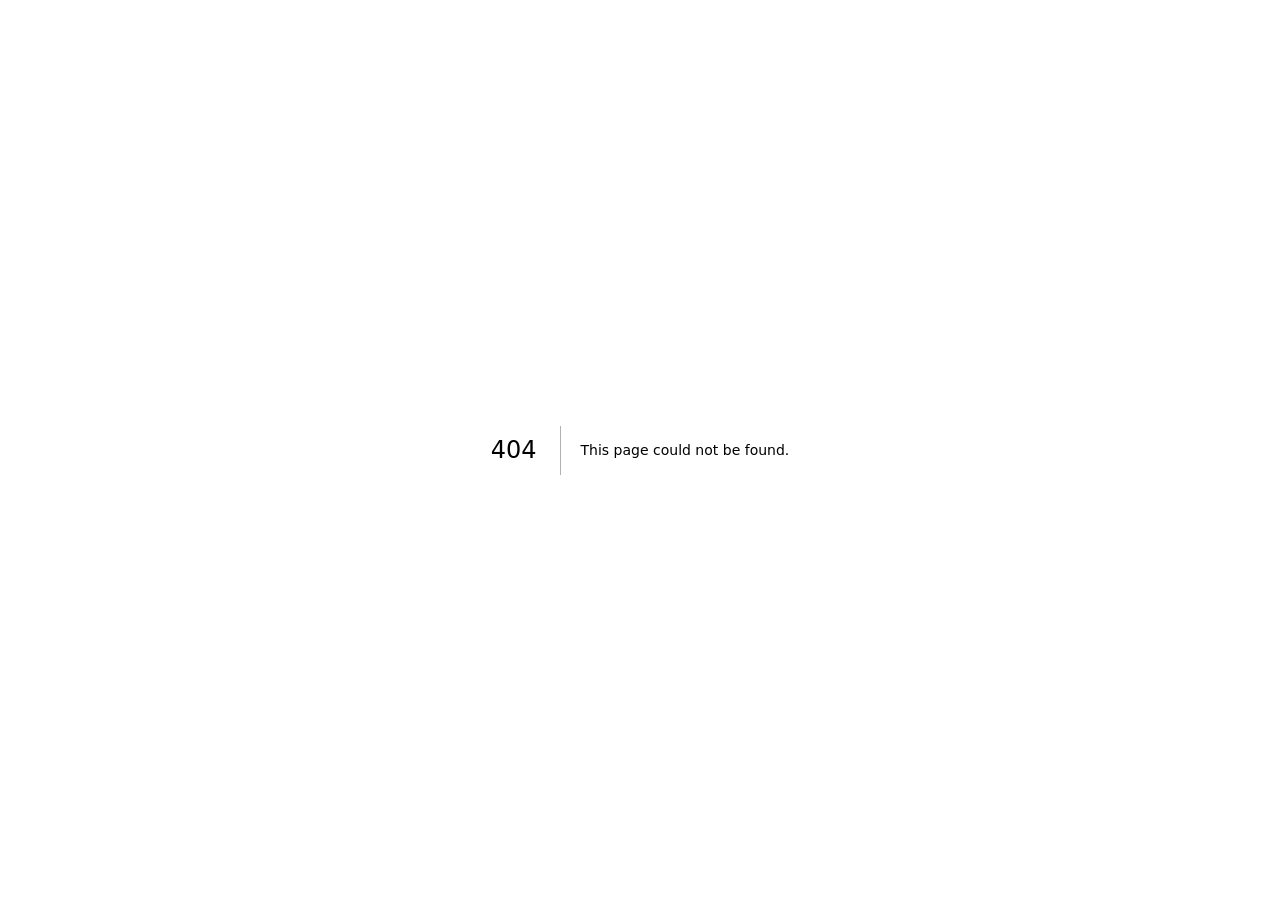
<file: 404/index.html>
<!DOCTYPE html><!--atx5guVS6rGTPDfzIfNlm--><html lang="en" class="__variable_34a125 __variable_060445"><head><meta charSet="utf-8"/><meta name="viewport" content="width=device-width, initial-scale=1"/><link rel="preload" href="/_next/static/media/a865edea076e0166-s.p.woff2" as="font" crossorigin="" type="font/woff2"/><link rel="preload" href="/_next/static/media/be6419ffe34f1ed7-s.p.woff2" as="font" crossorigin="" type="font/woff2"/><link rel="stylesheet" href="/_next/static/css/4f3440952aaa3202.css" data-precedence="next"/><link rel="stylesheet" href="/_next/static/css/5cb79188224f50b2.css" data-precedence="next"/><link rel="preload" as="script" fetchPriority="low" href="/_next/static/chunks/webpack-6eea2830d91bb348.js"/><script src="/_next/static/chunks/d211d2f8-f630552f25923db6.js" async=""></script><script src="/_next/static/chunks/911-cbd5ef8848467769.js" async=""></script><script src="/_next/static/chunks/main-app-29d82749610fad34.js" async=""></script><meta name="robots" content="noindex"/><meta name="next-size-adjust" content=""/><title>404: This page could not be found.</title><meta name="theme-color" media="(prefers-color-scheme: light)" content="#F4F6FB"/><meta name="theme-color" media="(prefers-color-scheme: dark)" content="#0F1420"/><title>SixthPhysics · IB, UK A-Level &amp; NCUK IFY Physics Practice Bank</title><meta name="description" content="Free pre-university physics practice bank with 7,643 solver-verified Paper 1 MCQ and Paper 2 structured questions, deterministic SVG diagrams, worked solutions, examiner mark schemes, timed mock exams, and PDF mock papers for IB Physics (2025 SL &amp; HL), UK A-Level Physics (AQA 7408), and NCUK IFY Physics (IFYPH005)."/><meta name="application-name" content="SixthPhysics"/><link rel="manifest" href="/manifest.webmanifest"/><meta name="keywords" content="SixthPhysics,IB Physics 2025 practice questions,IB Physics SL HL question bank,IB Physics Paper 1 MCQ,IB Physics Paper 2 structured questions,UK A-Level Physics practice questions,AQA 7408 Physics question bank,NCUK IFY Physics IFYPH005,physics mock paper generator,physics examiner mark schemes,free physics revision questions"/><meta name="robots" content="index, follow"/><meta name="googlebot" content="index, follow, max-video-preview:-1, max-image-preview:large, max-snippet:-1"/><link rel="canonical" href="https://sixthphysics.co.uk/"/><meta name="google-site-verification" content="a997HG73eOQgA1nnNDURa54ag3BrtqOsbhcPJybAvZs"/><meta property="og:title" content="SixthPhysics · IB, UK A-Level &amp; NCUK IFY Physics Practice Bank"/><meta property="og:description" content="Free pre-university physics practice bank with 7,643 solver-verified Paper 1 MCQ and Paper 2 structured questions, deterministic SVG diagrams, worked solutions, examiner mark schemes, timed mock exams, and PDF mock papers for IB Physics (2025 SL &amp; HL), UK A-Level Physics (AQA 7408), and NCUK IFY Physics (IFYPH005)."/><meta property="og:url" content="https://sixthphysics.co.uk/"/><meta property="og:site_name" content="SixthPhysics"/><meta property="og:locale" content="en_GB"/><meta property="og:image" content="https://sixthphysics.co.uk/og-image.png"/><meta property="og:image:width" content="1440"/><meta property="og:image:height" content="900"/><meta property="og:image:alt" content="SixthPhysics interactive physics practice desk with deterministic diagrams and mark schemes"/><meta property="og:type" content="website"/><meta name="twitter:card" content="summary_large_image"/><meta name="twitter:title" content="SixthPhysics · IB, UK A-Level &amp; NCUK IFY Physics Practice Bank"/><meta name="twitter:description" content="Free pre-university physics practice bank with 7,643 solver-verified Paper 1 MCQ and Paper 2 structured questions, deterministic SVG diagrams, worked solutions, examiner mark schemes, timed mock exams, and PDF mock papers for IB Physics (2025 SL &amp; HL), UK A-Level Physics (AQA 7408), and NCUK IFY Physics (IFYPH005)."/><meta name="twitter:image" content="https://sixthphysics.co.uk/og-image.png"/><link rel="icon" href="/favicon.ico" type="image/x-icon" sizes="16x16"/><link rel="icon" href="/icon.svg?33a87e0b443dca15" type="image/svg+xml" sizes="any"/><script>try{if(localStorage.getItem('sixthphysics.theme')==='dark'){document.documentElement.classList.add('dark');}else{document.documentElement.classList.remove('dark');}}catch(e){}</script><script src="/_next/static/chunks/polyfills-42372ed130431b0a.js" noModule=""></script></head><body class="min-h-screen bg-[var(--sp-bg)] font-sans text-[var(--sp-ink)] antialiased selection:bg-blue-500/20"><div hidden=""><!--$--><!--/$--></div><a href="#main-content" class="skip-link">Skip to main content</a><div style="font-family:system-ui,&quot;Segoe UI&quot;,Roboto,Helvetica,Arial,sans-serif,&quot;Apple Color Emoji&quot;,&quot;Segoe UI Emoji&quot;;height:100vh;text-align:center;display:flex;flex-direction:column;align-items:center;justify-content:center"><div><style>body{color:#000;background:#fff;margin:0}.next-error-h1{border-right:1px solid rgba(0,0,0,.3)}@media (prefers-color-scheme:dark){body{color:#fff;background:#000}.next-error-h1{border-right:1px solid rgba(255,255,255,.3)}}</style><h1 class="next-error-h1" style="display:inline-block;margin:0 20px 0 0;padding:0 23px 0 0;font-size:24px;font-weight:500;vertical-align:top;line-height:49px">404</h1><div style="display:inline-block"><h2 style="font-size:14px;font-weight:400;line-height:49px;margin:0">This page could not be found.</h2></div></div></div><!--$--><!--/$--><script src="/_next/static/chunks/webpack-6eea2830d91bb348.js" id="_R_" async=""></script><script>(self.__next_f=self.__next_f||[]).push([0])</script><script>self.__next_f.push([1,"1:\"$Sreact.fragment\"\n2:I[4134,[],\"\"]\n3:I[4572,[],\"\"]\n4:I[3471,[],\"OutletBoundary\"]\n6:I[6238,[],\"AsyncMetadataOutlet\"]\n8:I[3471,[],\"ViewportBoundary\"]\na:I[3471,[],\"MetadataBoundary\"]\nb:\"$Sreact.suspense\"\nd:I[4142,[],\"\"]\n:HL[\"/_next/static/media/a865edea076e0166-s.p.woff2\",\"font\",{\"crossOrigin\":\"\",\"type\":\"font/woff2\"}]\n:HL[\"/_next/static/media/be6419ffe34f1ed7-s.p.woff2\",\"font\",{\"crossOrigin\":\"\",\"type\":\"font/woff2\"}]\n:HL[\"/_next/static/css/4f3440952aaa3202.css\",\"style\"]\n:HL[\"/_next/static/css/5cb79188224f50b2.css\",\"style\"]\n"])</script><script>self.__next_f.push([1,"0:{\"P\":null,\"b\":\"atx5guVS6rGTPDfzIfNlm\",\"p\":\"\",\"c\":[\"\",\"_not-found\",\"\"],\"i\":false,\"f\":[[[\"\",{\"children\":[\"/_not-found\",{\"children\":[\"__PAGE__\",{}]}]},\"$undefined\",\"$undefined\",true],[\"\",[\"$\",\"$1\",\"c\",{\"children\":[[[\"$\",\"link\",\"0\",{\"rel\":\"stylesheet\",\"href\":\"/_next/static/css/4f3440952aaa3202.css\",\"precedence\":\"next\",\"crossOrigin\":\"$undefined\",\"nonce\":\"$undefined\"}],[\"$\",\"link\",\"1\",{\"rel\":\"stylesheet\",\"href\":\"/_next/static/css/5cb79188224f50b2.css\",\"precedence\":\"next\",\"crossOrigin\":\"$undefined\",\"nonce\":\"$undefined\"}]],[\"$\",\"html\",null,{\"lang\":\"en\",\"suppressHydrationWarning\":true,\"className\":\"__variable_34a125 __variable_060445\",\"children\":[[\"$\",\"head\",null,{\"children\":[\"$\",\"script\",null,{\"dangerouslySetInnerHTML\":{\"__html\":\"try{if(localStorage.getItem('sixthphysics.theme')==='dark'){document.documentElement.classList.add('dark');}else{document.documentElement.classList.remove('dark');}}catch(e){}\"}}]}],[\"$\",\"body\",null,{\"className\":\"min-h-screen bg-[var(--sp-bg)] font-sans text-[var(--sp-ink)] antialiased selection:bg-blue-500/20\",\"children\":[[\"$\",\"a\",null,{\"href\":\"#main-content\",\"className\":\"skip-link\",\"children\":\"Skip to main content\"}],[\"$\",\"$L2\",null,{\"parallelRouterKey\":\"children\",\"error\":\"$undefined\",\"errorStyles\":\"$undefined\",\"errorScripts\":\"$undefined\",\"template\":[\"$\",\"$L3\",null,{}],\"templateStyles\":\"$undefined\",\"templateScripts\":\"$undefined\",\"notFound\":\"$undefined\",\"forbidden\":\"$undefined\",\"unauthorized\":\"$undefined\"}]]}]]}]]}],{\"children\":[\"/_not-found\",[\"$\",\"$1\",\"c\",{\"children\":[null,[\"$\",\"$L2\",null,{\"parallelRouterKey\":\"children\",\"error\":\"$undefined\",\"errorStyles\":\"$undefined\",\"errorScripts\":\"$undefined\",\"template\":[\"$\",\"$L3\",null,{}],\"templateStyles\":\"$undefined\",\"templateScripts\":\"$undefined\",\"notFound\":\"$undefined\",\"forbidden\":\"$undefined\",\"unauthorized\":\"$undefined\"}]]}],{\"children\":[\"__PAGE__\",[\"$\",\"$1\",\"c\",{\"children\":[[[\"$\",\"title\",null,{\"children\":\"404: This page could not be found.\"}],[\"$\",\"div\",null,{\"style\":{\"fontFamily\":\"system-ui,\\\"Segoe UI\\\",Roboto,Helvetica,Arial,sans-serif,\\\"Apple Color Emoji\\\",\\\"Segoe UI Emoji\\\"\",\"height\":\"100vh\",\"textAlign\":\"center\",\"display\":\"flex\",\"flexDirection\":\"column\",\"alignItems\":\"center\",\"justifyContent\":\"center\"},\"children\":[\"$\",\"div\",null,{\"children\":[[\"$\",\"style\",null,{\"dangerouslySetInnerHTML\":{\"__html\":\"body{color:#000;background:#fff;margin:0}.next-error-h1{border-right:1px solid rgba(0,0,0,.3)}@media (prefers-color-scheme:dark){body{color:#fff;background:#000}.next-error-h1{border-right:1px solid rgba(255,255,255,.3)}}\"}}],[\"$\",\"h1\",null,{\"className\":\"next-error-h1\",\"style\":{\"display\":\"inline-block\",\"margin\":\"0 20px 0 0\",\"padding\":\"0 23px 0 0\",\"fontSize\":24,\"fontWeight\":500,\"verticalAlign\":\"top\",\"lineHeight\":\"49px\"},\"children\":404}],[\"$\",\"div\",null,{\"style\":{\"display\":\"inline-block\"},\"children\":[\"$\",\"h2\",null,{\"style\":{\"fontSize\":14,\"fontWeight\":400,\"lineHeight\":\"49px\",\"margin\":0},\"children\":\"This page could not be found.\"}]}]]}]}]],null,[\"$\",\"$L4\",null,{\"children\":[\"$L5\",[\"$\",\"$L6\",null,{\"promise\":\"$@7\"}]]}]]}],{},null,false]},null,false]},null,false],[\"$\",\"$1\",\"h\",{\"children\":[[\"$\",\"meta\",null,{\"name\":\"robots\",\"content\":\"noindex\"}],[[\"$\",\"$L8\",null,{\"children\":\"$L9\"}],[\"$\",\"meta\",null,{\"name\":\"next-size-adjust\",\"content\":\"\"}]],[\"$\",\"$La\",null,{\"children\":[\"$\",\"div\",null,{\"hidden\":true,\"children\":[\"$\",\"$b\",null,{\"fallback\":null,\"children\":\"$Lc\"}]}]}]]}],false]],\"m\":\"$undefined\",\"G\":[\"$d\",[]],\"s\":false,\"S\":true}\n"])</script><script>self.__next_f.push([1,"9:[[\"$\",\"meta\",\"0\",{\"charSet\":\"utf-8\"}],[\"$\",\"meta\",\"1\",{\"name\":\"viewport\",\"content\":\"width=device-width, initial-scale=1\"}],[\"$\",\"meta\",\"2\",{\"name\":\"theme-color\",\"media\":\"(prefers-color-scheme: light)\",\"content\":\"#F4F6FB\"}],[\"$\",\"meta\",\"3\",{\"name\":\"theme-color\",\"media\":\"(prefers-color-scheme: dark)\",\"content\":\"#0F1420\"}]]\n5:null\n"])</script><script>self.__next_f.push([1,"e:I[830,[],\"IconMark\"]\n"])</script><script>self.__next_f.push([1,"7:{\"metadata\":[[\"$\",\"title\",\"0\",{\"children\":\"SixthPhysics · IB, UK A-Level \u0026 NCUK IFY Physics Practice Bank\"}],[\"$\",\"meta\",\"1\",{\"name\":\"description\",\"content\":\"Free pre-university physics practice bank with 7,643 solver-verified Paper 1 MCQ and Paper 2 structured questions, deterministic SVG diagrams, worked solutions, examiner mark schemes, timed mock exams, and PDF mock papers for IB Physics (2025 SL \u0026 HL), UK A-Level Physics (AQA 7408), and NCUK IFY Physics (IFYPH005).\"}],[\"$\",\"meta\",\"2\",{\"name\":\"application-name\",\"content\":\"SixthPhysics\"}],[\"$\",\"link\",\"3\",{\"rel\":\"manifest\",\"href\":\"/manifest.webmanifest\",\"crossOrigin\":\"$undefined\"}],[\"$\",\"meta\",\"4\",{\"name\":\"keywords\",\"content\":\"SixthPhysics,IB Physics 2025 practice questions,IB Physics SL HL question bank,IB Physics Paper 1 MCQ,IB Physics Paper 2 structured questions,UK A-Level Physics practice questions,AQA 7408 Physics question bank,NCUK IFY Physics IFYPH005,physics mock paper generator,physics examiner mark schemes,free physics revision questions\"}],[\"$\",\"meta\",\"5\",{\"name\":\"robots\",\"content\":\"index, follow\"}],[\"$\",\"meta\",\"6\",{\"name\":\"googlebot\",\"content\":\"index, follow, max-video-preview:-1, max-image-preview:large, max-snippet:-1\"}],[\"$\",\"link\",\"7\",{\"rel\":\"canonical\",\"href\":\"https://sixthphysics.co.uk/\"}],[\"$\",\"meta\",\"8\",{\"name\":\"google-site-verification\",\"content\":\"a997HG73eOQgA1nnNDURa54ag3BrtqOsbhcPJybAvZs\"}],[\"$\",\"meta\",\"9\",{\"property\":\"og:title\",\"content\":\"SixthPhysics · IB, UK A-Level \u0026 NCUK IFY Physics Practice Bank\"}],[\"$\",\"meta\",\"10\",{\"property\":\"og:description\",\"content\":\"Free pre-university physics practice bank with 7,643 solver-verified Paper 1 MCQ and Paper 2 structured questions, deterministic SVG diagrams, worked solutions, examiner mark schemes, timed mock exams, and PDF mock papers for IB Physics (2025 SL \u0026 HL), UK A-Level Physics (AQA 7408), and NCUK IFY Physics (IFYPH005).\"}],[\"$\",\"meta\",\"11\",{\"property\":\"og:url\",\"content\":\"https://sixthphysics.co.uk/\"}],[\"$\",\"meta\",\"12\",{\"property\":\"og:site_name\",\"content\":\"SixthPhysics\"}],[\"$\",\"meta\",\"13\",{\"property\":\"og:locale\",\"content\":\"en_GB\"}],[\"$\",\"meta\",\"14\",{\"property\":\"og:image\",\"content\":\"https://sixthphysics.co.uk/og-image.png\"}],[\"$\",\"meta\",\"15\",{\"property\":\"og:image:width\",\"content\":\"1440\"}],[\"$\",\"meta\",\"16\",{\"property\":\"og:image:height\",\"content\":\"900\"}],[\"$\",\"meta\",\"17\",{\"property\":\"og:image:alt\",\"content\":\"SixthPhysics interactive physics practice desk with deterministic diagrams and mark schemes\"}],[\"$\",\"meta\",\"18\",{\"property\":\"og:type\",\"content\":\"website\"}],[\"$\",\"meta\",\"19\",{\"name\":\"twitter:card\",\"content\":\"summary_large_image\"}],[\"$\",\"meta\",\"20\",{\"name\":\"twitter:title\",\"content\":\"SixthPhysics · IB, UK A-Level \u0026 NCUK IFY Physics Practice Bank\"}],[\"$\",\"meta\",\"21\",{\"name\":\"twitter:description\",\"content\":\"Free pre-university physics practice bank with 7,643 solver-verified Paper 1 MCQ and Paper 2 structured questions, deterministic SVG diagrams, worked solutions, examiner mark schemes, timed mock exams, and PDF mock papers for IB Physics (2025 SL \u0026 HL), UK A-Level Physics (AQA 7408), and NCUK IFY Physics (IFYPH005).\"}],[\"$\",\"meta\",\"22\",{\"name\":\"twitter:image\",\"content\":\"https://sixthphysics.co.uk/og-image.png\"}],[\"$\",\"link\",\"23\",{\"rel\":\"icon\",\"href\":\"/favicon.ico\",\"type\":\"image/x-icon\",\"sizes\":\"16x16\"}],[\"$\",\"link\",\"24\",{\"rel\":\"icon\",\"href\":\"/icon.svg?33a87e0b443dca15\",\"type\":\"image/svg+xml\",\"sizes\":\"any\"}],[\"$\",\"$Le\",\"25\",{}]],\"error\":null,\"digest\":\"$undefined\"}\n"])</script><script>self.__next_f.push([1,"c:\"$7:metadata\"\n"])</script></body></html>
</file>
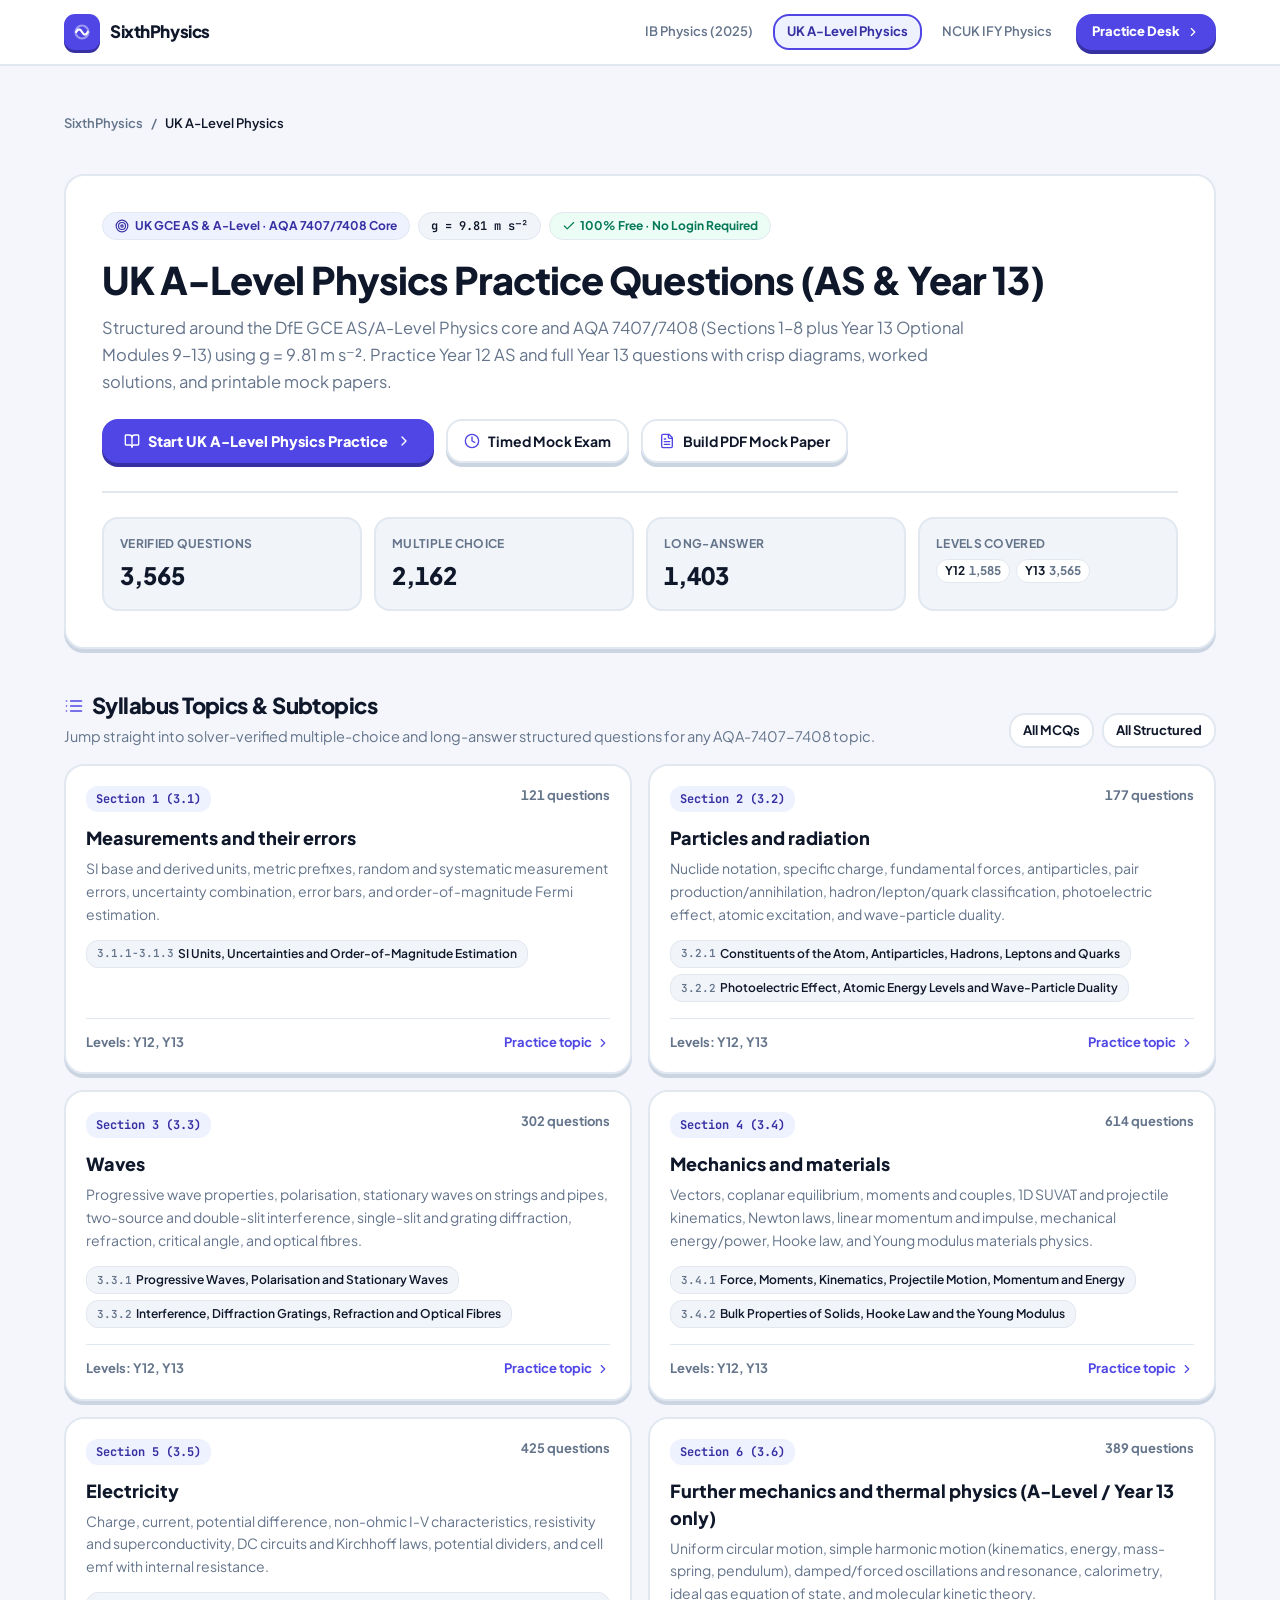
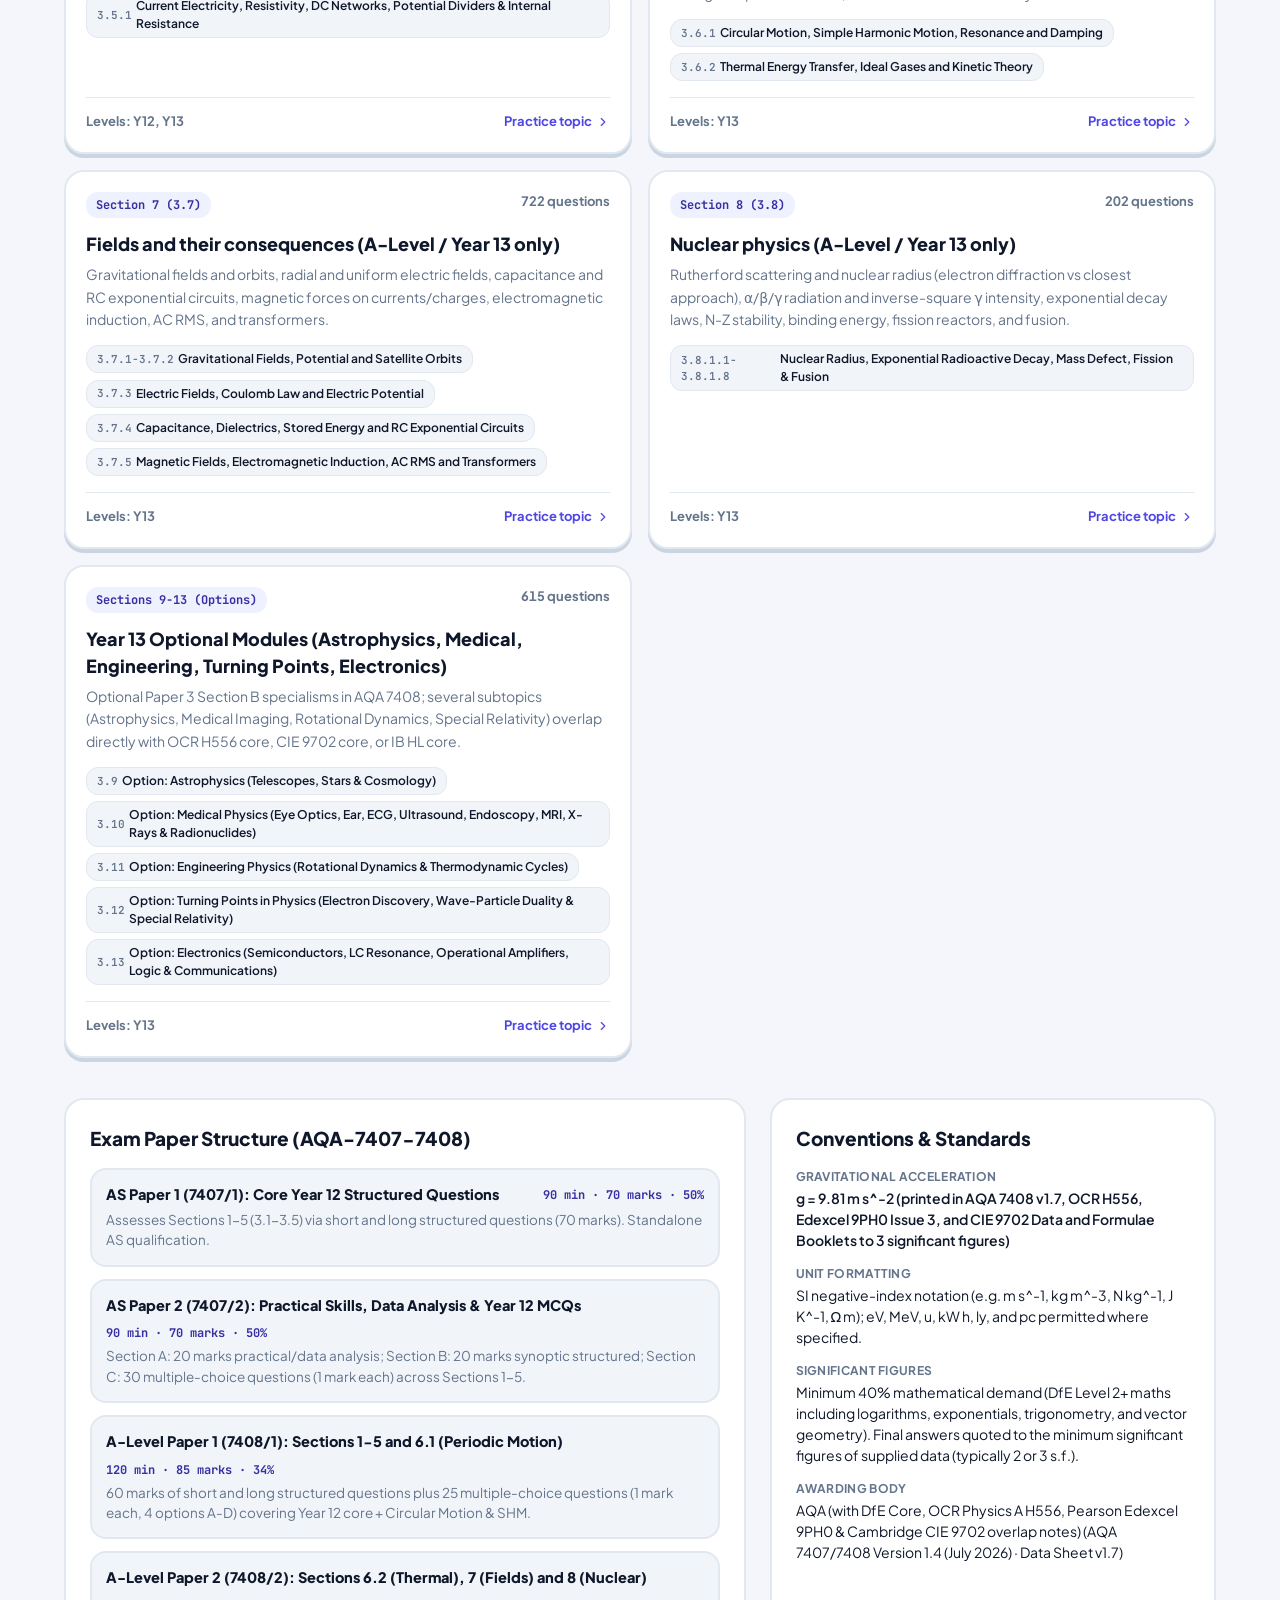
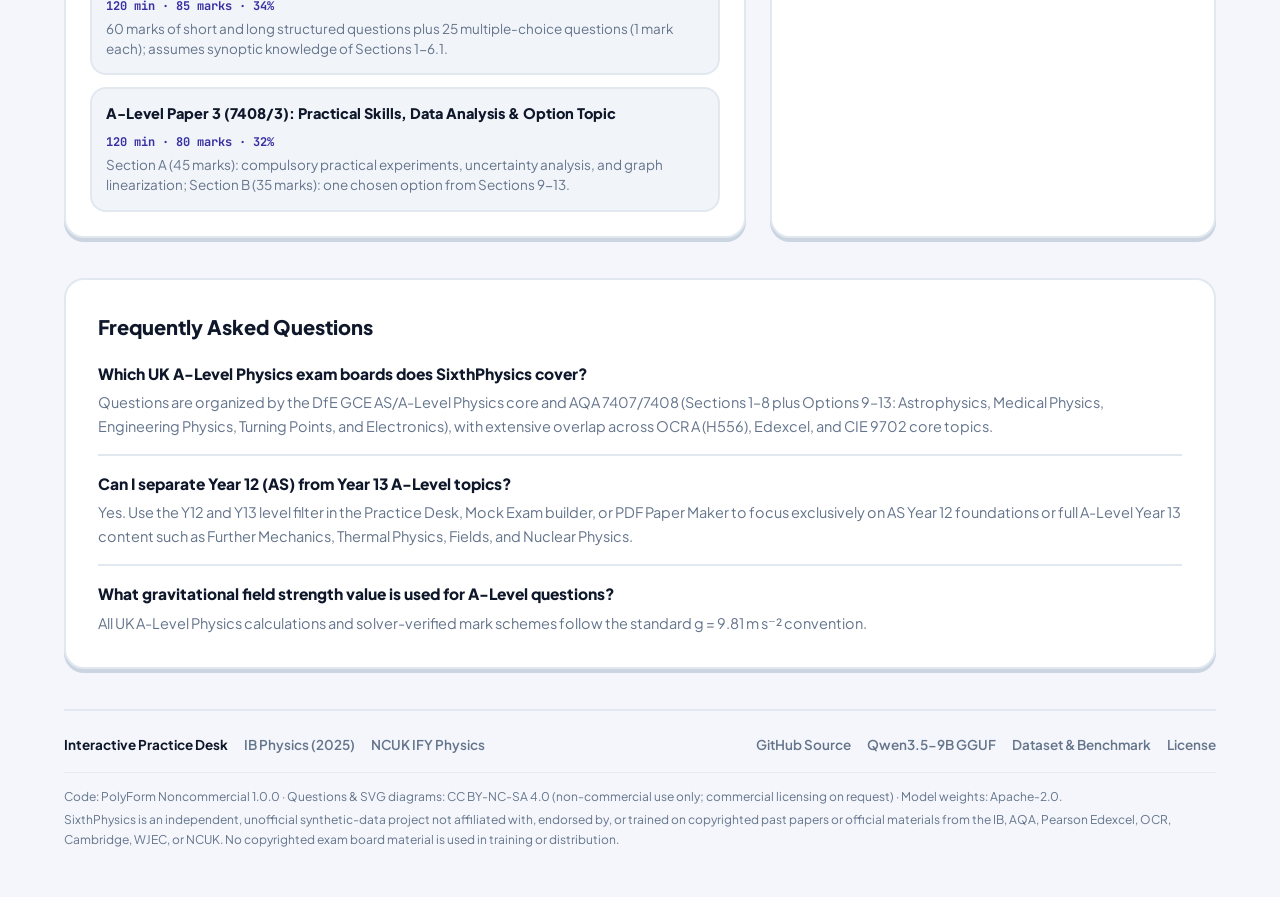
<file: a-level-physics/index.html>
<!DOCTYPE html><!--atx5guVS6rGTPDfzIfNlm--><html lang="en" class="__variable_34a125 __variable_060445"><head><meta charSet="utf-8"/><meta name="viewport" content="width=device-width, initial-scale=1"/><link rel="preload" href="/_next/static/media/a865edea076e0166-s.p.woff2" as="font" crossorigin="" type="font/woff2"/><link rel="preload" href="/_next/static/media/be6419ffe34f1ed7-s.p.woff2" as="font" crossorigin="" type="font/woff2"/><link rel="stylesheet" href="/_next/static/css/4f3440952aaa3202.css" data-precedence="next"/><link rel="stylesheet" href="/_next/static/css/5cb79188224f50b2.css" data-precedence="next"/><link rel="preload" as="script" fetchPriority="low" href="/_next/static/chunks/webpack-6eea2830d91bb348.js"/><script src="/_next/static/chunks/d211d2f8-f630552f25923db6.js" async=""></script><script src="/_next/static/chunks/911-cbd5ef8848467769.js" async=""></script><script src="/_next/static/chunks/main-app-29d82749610fad34.js" async=""></script><script src="/_next/static/chunks/779-c918f53d744d926e.js" async=""></script><script src="/_next/static/chunks/app/a-level-physics/page-dab57d2369f681a6.js" async=""></script><meta name="next-size-adjust" content=""/><meta name="theme-color" media="(prefers-color-scheme: light)" content="#F4F6FB"/><meta name="theme-color" media="(prefers-color-scheme: dark)" content="#0F1420"/><title>UK A-Level Physics Practice Questions · AQA 7408, AS &amp; Year 13 Bank · SixthPhysics</title><meta name="description" content="Free UK A-Level Physics (DfE Core &amp; AQA 7407/7408, OCR/CIE core overlap) practice bank with 6,600+ verified multiple-choice and structured exam questions across Year 12 (AS), Year 13, and Options 9–13."/><meta name="application-name" content="SixthPhysics"/><link rel="manifest" href="/manifest.webmanifest"/><meta name="keywords" content="A-Level Physics practice questions,AQA 7408 Physics question bank,Year 12 AS Physics revision,Year 13 A-Level Physics past paper style questions,UK A-Level Physics multiple choice,A-Level Physics structured questions mark schemes,AQA Physics options Astrophysics Engineering Medical Turning Points,free A-Level Physics mock paper generator"/><meta name="robots" content="index, follow"/><meta name="googlebot" content="index, follow, max-video-preview:-1, max-image-preview:large, max-snippet:-1"/><link rel="canonical" href="https://sixthphysics.co.uk/a-level-physics/"/><meta name="google-site-verification" content="a997HG73eOQgA1nnNDURa54ag3BrtqOsbhcPJybAvZs"/><meta property="og:title" content="UK A-Level Physics Practice Questions · AQA 7408, AS &amp; Year 13 Bank · SixthPhysics"/><meta property="og:description" content="Free UK A-Level Physics (DfE Core &amp; AQA 7407/7408, OCR/CIE core overlap) practice bank with 6,600+ verified multiple-choice and structured exam questions across Year 12 (AS), Year 13, and Options 9–13."/><meta property="og:url" content="https://sixthphysics.co.uk/a-level-physics/"/><meta property="og:site_name" content="SixthPhysics"/><meta property="og:locale" content="en_GB"/><meta property="og:image" content="https://sixthphysics.co.uk/og-image.png"/><meta property="og:image:width" content="1440"/><meta property="og:image:height" content="900"/><meta property="og:image:alt" content="UK A-Level Physics Practice Questions (AS &amp; Year 13) on SixthPhysics"/><meta property="og:type" content="website"/><meta name="twitter:card" content="summary_large_image"/><meta name="twitter:title" content="UK A-Level Physics Practice Questions · AQA 7408, AS &amp; Year 13 Bank · SixthPhysics"/><meta name="twitter:description" content="Free UK A-Level Physics (DfE Core &amp; AQA 7407/7408, OCR/CIE core overlap) practice bank with 6,600+ verified multiple-choice and structured exam questions across Year 12 (AS), Year 13, and Options 9–13."/><meta name="twitter:image" content="https://sixthphysics.co.uk/og-image.png"/><link rel="icon" href="/favicon.ico" type="image/x-icon" sizes="16x16"/><link rel="icon" href="/icon.svg?33a87e0b443dca15" type="image/svg+xml" sizes="any"/><script>try{if(localStorage.getItem('sixthphysics.theme')==='dark'){document.documentElement.classList.add('dark');}else{document.documentElement.classList.remove('dark');}}catch(e){}</script><script src="/_next/static/chunks/polyfills-42372ed130431b0a.js" noModule=""></script></head><body class="min-h-screen bg-[var(--sp-bg)] font-sans text-[var(--sp-ink)] antialiased selection:bg-blue-500/20"><div hidden=""><!--$--><!--/$--></div><a href="#main-content" class="skip-link">Skip to main content</a><div class="min-h-screen bg-[var(--sp-bg)] text-[var(--sp-ink)]"><script type="application/ld+json">{"@context":"https://schema.org","@graph":[{"@type":"CollectionPage","@id":"https://sixthphysics.co.uk/a-level-physics/#webpage","url":"https://sixthphysics.co.uk/a-level-physics/","name":"UK A-Level Physics Practice Questions (AS & Year 13)","description":"Free UK A-Level Physics (DfE Core & AQA 7407/7408, OCR/CIE core overlap) practice bank with 6,600+ verified multiple-choice and structured exam questions across Year 12 (AS), Year 13, and Options 9–13.","isPartOf":{"@id":"https://sixthphysics.co.uk/#website"},"inLanguage":"en","about":{"@type":"Course","name":"UK GCE AS & A-Level Physics (DfE Core + AQA 7407/7408)","courseCode":"AQA-7407-7408","provider":{"@type":"Organization","name":"AQA (with DfE Core, OCR Physics A H556, Pearson Edexcel 9PH0 & Cambridge CIE 9702 overlap notes)"}}},{"@type":"LearningResource","@id":"https://sixthphysics.co.uk/a-level-physics/#resource","name":"UK A-Level Physics Practice Questions (AS & Year 13)","description":"Free UK A-Level Physics (DfE Core & AQA 7407/7408, OCR/CIE core overlap) practice bank with 6,600+ verified multiple-choice and structured exam questions across Year 12 (AS), Year 13, and Options 9–13.","url":"https://sixthphysics.co.uk/a-level-physics/","learningResourceType":"Practice problem set","educationalAlignment":{"@type":"AlignmentObject","alignmentType":"teaches","educationalFramework":"UK GCE AS & A-Level Physics (DfE Core + AQA 7407/7408)","targetName":"AQA-7407-7408"},"isAccessibleForFree":true,"license":"https://creativecommons.org/licenses/by-nc-sa/4.0/","inLanguage":"en","keywords":"A-Level Physics practice questions, AQA 7408 Physics question bank, Year 12 AS Physics revision, Year 13 A-Level Physics past paper style questions, UK A-Level Physics multiple choice, A-Level Physics structured questions mark schemes, AQA Physics options Astrophysics Engineering Medical Turning Points, free A-Level Physics mock paper generator","numberOfItems":3565,"provider":{"@id":"https://sixthphysics.co.uk/#organization"}},{"@type":"BreadcrumbList","itemListElement":[{"@type":"ListItem","position":1,"name":"SixthPhysics","item":"https://sixthphysics.co.uk/"},{"@type":"ListItem","position":2,"name":"UK A-Level Physics","item":"https://sixthphysics.co.uk/a-level-physics/"}]},{"@type":"FAQPage","mainEntity":[{"@type":"Question","name":"Which UK A-Level Physics exam boards does SixthPhysics cover?","acceptedAnswer":{"@type":"Answer","text":"Questions are organized by the DfE GCE AS/A-Level Physics core and AQA 7407/7408 (Sections 1–8 plus Options 9–13: Astrophysics, Medical Physics, Engineering Physics, Turning Points, and Electronics), with extensive overlap across OCR A (H556), Edexcel, and CIE 9702 core topics."}},{"@type":"Question","name":"Can I separate Year 12 (AS) from Year 13 A-Level topics?","acceptedAnswer":{"@type":"Answer","text":"Yes. Use the Y12 and Y13 level filter in the Practice Desk, Mock Exam builder, or PDF Paper Maker to focus exclusively on AS Year 12 foundations or full A-Level Year 13 content such as Further Mechanics, Thermal Physics, Fields, and Nuclear Physics."}},{"@type":"Question","name":"What gravitational field strength value is used for A-Level questions?","acceptedAnswer":{"@type":"Answer","text":"All UK A-Level Physics calculations and solver-verified mark schemes follow the standard g = 9.81 m s⁻² convention."}}]}]}</script><header class="sticky top-0 z-30 border-b-2 border-[var(--sp-border)] bg-[var(--sp-surface)]/95 backdrop-blur-sm"><div class="mx-auto flex max-w-[1200px] flex-wrap items-center justify-between gap-3 px-4 py-3 sm:px-6"><a class="group inline-flex items-center gap-2.5 rounded-xl py-0.5 text-left" href="/"><span aria-hidden="true" class="inline-flex h-9 w-9 shrink-0 items-center justify-center rounded-[11px] bg-[var(--sp-accent)] text-white shadow-[0_3px_0_var(--sp-accent-lip)] transition-transform duration-100 group-hover:-translate-y-px"><svg viewBox="0 0 20 20" fill="none" class="h-5 w-5" stroke="currentColor" stroke-width="2.2" stroke-linecap="round" stroke-linejoin="round"><circle cx="10" cy="10" r="6.5" stroke-opacity="0.45"></circle><path d="M4.2 10c1.8-3.4 3.9-3.4 5.8 0s4 3.4 5.8 0"></path></svg></span><span class="text-[17px] font-extrabold tracking-tight text-[var(--sp-ink)]">SixthPhysics</span></a><nav aria-label="Syllabi" class="flex flex-wrap items-center gap-1.5"><a class="rounded-xl border-2 border-transparent px-3 py-1.5 text-[13px] font-semibold text-[var(--sp-muted)] transition-colors hover:border-[var(--sp-border)] hover:bg-[var(--sp-surface-subtle)] hover:text-[var(--sp-ink)]" href="/ib-physics/">IB Physics (2025)</a><a aria-current="page" class="rounded-xl border-2 border-[var(--sp-accent)] bg-[var(--sp-accent-tint)] px-3 py-1.5 text-[13px] font-bold text-[var(--sp-accent-ink)]" href="/a-level-physics/">UK A-Level Physics</a><a class="rounded-xl border-2 border-transparent px-3 py-1.5 text-[13px] font-semibold text-[var(--sp-muted)] transition-colors hover:border-[var(--sp-border)] hover:bg-[var(--sp-surface-subtle)] hover:text-[var(--sp-ink)]" href="/ncuk-ify-physics/">NCUK IFY Physics</a><a class="sp-key sp-key--primary ml-1 inline-flex h-9 items-center gap-1.5 rounded-xl px-3.5 text-[13px] font-extrabold" href="/?syllabus=alevel">Practice Desk<svg xmlns="http://www.w3.org/2000/svg" width="24" height="24" viewBox="0 0 24 24" fill="none" stroke="currentColor" stroke-width="2" stroke-linecap="round" stroke-linejoin="round" class="lucide lucide-chevron-right h-3.5 w-3.5" aria-hidden="true"><path d="m9 18 6-6-6-6"></path></svg></a></nav></div></header><main id="main-content" class="mx-auto max-w-[1200px] space-y-10 px-4 py-8 sm:px-6 sm:py-12"><nav aria-label="Breadcrumb" class="flex items-center gap-2 text-[13px] font-semibold text-[var(--sp-muted)]"><a class="hover:text-[var(--sp-ink)]" href="/">SixthPhysics</a><span aria-hidden="true">/</span><span class="text-[var(--sp-ink)]">UK A-Level Physics</span></nav><section class="sp-card p-6 sm:p-9"><div class="flex flex-wrap items-center gap-2"><span class="inline-flex items-center gap-1.5 rounded-full border border-[var(--sp-border)] bg-[var(--sp-accent-tint)] px-3 py-1 text-[12px] font-bold text-[var(--sp-accent-ink)]"><svg xmlns="http://www.w3.org/2000/svg" width="24" height="24" viewBox="0 0 24 24" fill="none" stroke="currentColor" stroke-width="2" stroke-linecap="round" stroke-linejoin="round" class="lucide lucide-target h-3.5 w-3.5" aria-hidden="true"><circle cx="12" cy="12" r="10"></circle><circle cx="12" cy="12" r="6"></circle><circle cx="12" cy="12" r="2"></circle></svg>UK GCE AS &amp; A-Level · AQA 7407/7408 Core</span><span class="inline-flex items-center rounded-full border border-[var(--sp-border)] bg-[var(--sp-surface-subtle)] px-3 py-1 font-mono text-[12px] font-semibold text-[var(--sp-ink)]">g = 9.81 m s⁻²</span><span class="inline-flex items-center gap-1 rounded-full border border-[var(--sp-border)] bg-[var(--sp-success-tint)] px-3 py-1 text-[12px] font-bold text-[var(--sp-success-ink)]"><svg xmlns="http://www.w3.org/2000/svg" width="24" height="24" viewBox="0 0 24 24" fill="none" stroke="currentColor" stroke-width="2" stroke-linecap="round" stroke-linejoin="round" class="lucide lucide-check h-3.5 w-3.5" aria-hidden="true"><path d="M20 6 9 17l-5-5"></path></svg>100% Free · No Login Required</span></div><h1 class="mt-4 text-[28px] leading-tight font-extrabold tracking-tight text-[var(--sp-ink)] sm:text-[38px]">UK A-Level Physics Practice Questions (AS &amp; Year 13)</h1><p class="mt-3 max-w-[74ch] text-[15.5px] leading-relaxed text-[var(--sp-muted)] sm:text-[16.5px]">Structured around the DfE GCE AS/A-Level Physics core and AQA 7407/7408 (Sections 1–8 plus Year 13 Optional Modules 9–13) using g = 9.81 m s⁻². Practice Year 12 AS and full Year 13 questions with crisp diagrams, worked solutions, and printable mock papers.</p><div class="mt-6 flex flex-wrap items-center gap-3"><a class="sp-key sp-key--primary inline-flex h-11 items-center gap-2 rounded-2xl px-5 text-[14.5px] font-extrabold" href="/?syllabus=alevel"><svg xmlns="http://www.w3.org/2000/svg" width="24" height="24" viewBox="0 0 24 24" fill="none" stroke="currentColor" stroke-width="2" stroke-linecap="round" stroke-linejoin="round" class="lucide lucide-book-open h-4 w-4" aria-hidden="true"><path d="M12 7v14"></path><path d="M3 18a1 1 0 0 1-1-1V4a1 1 0 0 1 1-1h5a4 4 0 0 1 4 4 4 4 0 0 1 4-4h5a1 1 0 0 1 1 1v13a1 1 0 0 1-1 1h-6a3 3 0 0 0-3 3 3 3 0 0 0-3-3z"></path></svg>Start <!-- -->UK A-Level Physics<!-- --> Practice<svg xmlns="http://www.w3.org/2000/svg" width="24" height="24" viewBox="0 0 24 24" fill="none" stroke="currentColor" stroke-width="2" stroke-linecap="round" stroke-linejoin="round" class="lucide lucide-chevron-right h-4 w-4" aria-hidden="true"><path d="m9 18 6-6-6-6"></path></svg></a><a class="sp-key inline-flex h-11 items-center gap-2 rounded-2xl px-4 text-[14px] font-bold text-[var(--sp-ink)]" href="/?mode=mock&amp;syllabus=alevel"><svg xmlns="http://www.w3.org/2000/svg" width="24" height="24" viewBox="0 0 24 24" fill="none" stroke="currentColor" stroke-width="2" stroke-linecap="round" stroke-linejoin="round" class="lucide lucide-clock h-4 w-4 text-[var(--sp-accent)]" aria-hidden="true"><path d="M12 6v6l4 2"></path><circle cx="12" cy="12" r="10"></circle></svg>Timed Mock Exam</a><a class="sp-key inline-flex h-11 items-center gap-2 rounded-2xl px-4 text-[14px] font-bold text-[var(--sp-ink)]" href="/?mode=pdf&amp;syllabus=alevel"><svg xmlns="http://www.w3.org/2000/svg" width="24" height="24" viewBox="0 0 24 24" fill="none" stroke="currentColor" stroke-width="2" stroke-linecap="round" stroke-linejoin="round" class="lucide lucide-file-text h-4 w-4 text-[var(--sp-accent)]" aria-hidden="true"><path d="M15 2H6a2 2 0 0 0-2 2v16a2 2 0 0 0 2 2h12a2 2 0 0 0 2-2V7Z"></path><path d="M14 2v4a2 2 0 0 0 2 2h4"></path><path d="M10 9H8"></path><path d="M16 13H8"></path><path d="M16 17H8"></path></svg>Build PDF Mock Paper</a></div><dl class="mt-7 grid grid-cols-2 gap-3 border-t-2 border-[var(--sp-border)] pt-6 sm:grid-cols-4"><div class="rounded-2xl border-2 border-[var(--sp-border)] bg-[var(--sp-surface-subtle)] p-4"><dt class="text-[12px] font-bold tracking-wide text-[var(--sp-muted)] uppercase">Verified Questions</dt><dd class="mt-1 text-[24px] font-extrabold tabular-nums text-[var(--sp-ink)]">3,565</dd></div><div class="rounded-2xl border-2 border-[var(--sp-border)] bg-[var(--sp-surface-subtle)] p-4"><dt class="text-[12px] font-bold tracking-wide text-[var(--sp-muted)] uppercase">Multiple Choice</dt><dd class="mt-1 text-[24px] font-extrabold tabular-nums text-[var(--sp-ink)]">2,162</dd></div><div class="rounded-2xl border-2 border-[var(--sp-border)] bg-[var(--sp-surface-subtle)] p-4"><dt class="text-[12px] font-bold tracking-wide text-[var(--sp-muted)] uppercase">Long-Answer</dt><dd class="mt-1 text-[24px] font-extrabold tabular-nums text-[var(--sp-ink)]">1,403</dd></div><div class="rounded-2xl border-2 border-[var(--sp-border)] bg-[var(--sp-surface-subtle)] p-4"><dt class="text-[12px] font-bold tracking-wide text-[var(--sp-muted)] uppercase">Levels Covered</dt><dd class="mt-1.5 flex flex-wrap gap-1.5"><a class="inline-flex items-center gap-1 rounded-lg border border-[var(--sp-border)] bg-[var(--sp-surface)] px-2 py-0.5 text-[12px] font-bold text-[var(--sp-ink)] hover:border-[var(--sp-accent)]" href="/?syllabus=alevel&amp;level=Y12"><span>Y12</span><span class="tabular-nums text-[var(--sp-muted)]">1,585</span></a><a class="inline-flex items-center gap-1 rounded-lg border border-[var(--sp-border)] bg-[var(--sp-surface)] px-2 py-0.5 text-[12px] font-bold text-[var(--sp-ink)] hover:border-[var(--sp-accent)]" href="/?syllabus=alevel&amp;level=Y13"><span>Y13</span><span class="tabular-nums text-[var(--sp-muted)]">3,565</span></a></dd></div></dl></section><section aria-labelledby="topics-heading" class="space-y-4"><div class="flex flex-wrap items-end justify-between gap-2"><div><h2 id="topics-heading" class="flex items-center gap-2 text-[22px] font-extrabold tracking-tight text-[var(--sp-ink)]"><svg xmlns="http://www.w3.org/2000/svg" width="24" height="24" viewBox="0 0 24 24" fill="none" stroke="currentColor" stroke-width="2" stroke-linecap="round" stroke-linejoin="round" class="lucide lucide-list h-5 w-5 text-[var(--sp-accent)]" aria-hidden="true"><path d="M3 12h.01"></path><path d="M3 18h.01"></path><path d="M3 6h.01"></path><path d="M8 12h13"></path><path d="M8 18h13"></path><path d="M8 6h13"></path></svg>Syllabus Topics &amp; Subtopics</h2><p class="mt-1 text-[14.5px] text-[var(--sp-muted)]">Jump straight into solver-verified multiple-choice and long-answer structured questions for any<!-- --> <!-- -->AQA-7407-7408<!-- --> topic.</p></div><div class="flex items-center gap-2 text-[13px] font-bold"><a class="rounded-xl border-2 border-[var(--sp-border)] bg-[var(--sp-surface)] px-3 py-1.5 text-[var(--sp-ink)] hover:border-[var(--sp-accent)]" href="/?syllabus=alevel&amp;format=mcq">All MCQs</a><a class="rounded-xl border-2 border-[var(--sp-border)] bg-[var(--sp-surface)] px-3 py-1.5 text-[var(--sp-ink)] hover:border-[var(--sp-accent)]" href="/?syllabus=alevel&amp;format=structured">All Structured</a></div></div><div class="grid grid-cols-1 gap-4 md:grid-cols-2"><article class="sp-card flex flex-col justify-between p-5"><div><div class="flex items-start justify-between gap-3"><span class="inline-flex rounded-lg bg-[var(--sp-accent-tint)] px-2.5 py-1 font-mono text-[12px] font-bold text-[var(--sp-accent-ink)]">Section 1 (3.1)</span><span class="text-[13px] font-bold tabular-nums text-[var(--sp-muted)]">121<!-- --> questions</span></div><h3 class="mt-3 text-[18px] font-extrabold text-[var(--sp-ink)]"><a class="hover:text-[var(--sp-accent)] hover:underline" href="/?syllabus=alevel&amp;topic=alevel-sec1-measurements-errors">Measurements and their errors</a></h3><p class="mt-1.5 text-[14px] leading-relaxed text-[var(--sp-muted)]">SI base and derived units, metric prefixes, random and systematic measurement errors, uncertainty combination, error bars, and order-of-magnitude Fermi estimation.</p><ul class="mt-3.5 flex flex-wrap gap-1.5"><li><a class="inline-flex items-center gap-1 rounded-lg border border-[var(--sp-border)] bg-[var(--sp-surface-subtle)] px-2.5 py-1 text-[12px] font-semibold text-[var(--sp-ink)] transition-colors hover:border-[var(--sp-accent)] hover:text-[var(--sp-accent)]" href="/?syllabus=alevel&amp;topic=alevel-sec1-measurements-errors&amp;subtopic=alevel-3-1-si-uncertainties-estimation"><span class="font-mono text-[11px] text-[var(--sp-muted)]">3.1.1-3.1.3</span><span>SI Units, Uncertainties and Order-of-Magnitude Estimation</span></a></li></ul></div><div class="mt-4 flex items-center justify-between border-t border-[var(--sp-border)] pt-3.5 text-[13px] font-bold"><span class="text-[var(--sp-muted)]">Levels: <!-- -->Y12, Y13</span><a class="inline-flex items-center gap-1 text-[var(--sp-accent)] hover:underline" href="/?syllabus=alevel&amp;topic=alevel-sec1-measurements-errors">Practice topic<svg xmlns="http://www.w3.org/2000/svg" width="24" height="24" viewBox="0 0 24 24" fill="none" stroke="currentColor" stroke-width="2" stroke-linecap="round" stroke-linejoin="round" class="lucide lucide-chevron-right h-3.5 w-3.5" aria-hidden="true"><path d="m9 18 6-6-6-6"></path></svg></a></div></article><article class="sp-card flex flex-col justify-between p-5"><div><div class="flex items-start justify-between gap-3"><span class="inline-flex rounded-lg bg-[var(--sp-accent-tint)] px-2.5 py-1 font-mono text-[12px] font-bold text-[var(--sp-accent-ink)]">Section 2 (3.2)</span><span class="text-[13px] font-bold tabular-nums text-[var(--sp-muted)]">177<!-- --> questions</span></div><h3 class="mt-3 text-[18px] font-extrabold text-[var(--sp-ink)]"><a class="hover:text-[var(--sp-accent)] hover:underline" href="/?syllabus=alevel&amp;topic=alevel-sec2-particles-radiation">Particles and radiation</a></h3><p class="mt-1.5 text-[14px] leading-relaxed text-[var(--sp-muted)]">Nuclide notation, specific charge, fundamental forces, antiparticles, pair production/annihilation, hadron/lepton/quark classification, photoelectric effect, atomic excitation, and wave-particle duality.</p><ul class="mt-3.5 flex flex-wrap gap-1.5"><li><a class="inline-flex items-center gap-1 rounded-lg border border-[var(--sp-border)] bg-[var(--sp-surface-subtle)] px-2.5 py-1 text-[12px] font-semibold text-[var(--sp-ink)] transition-colors hover:border-[var(--sp-accent)] hover:text-[var(--sp-accent)]" href="/?syllabus=alevel&amp;topic=alevel-sec2-particles-radiation&amp;subtopic=alevel-3-2-1-particles-quarks"><span class="font-mono text-[11px] text-[var(--sp-muted)]">3.2.1</span><span>Constituents of the Atom, Antiparticles, Hadrons, Leptons and Quarks</span></a></li><li><a class="inline-flex items-center gap-1 rounded-lg border border-[var(--sp-border)] bg-[var(--sp-surface-subtle)] px-2.5 py-1 text-[12px] font-semibold text-[var(--sp-ink)] transition-colors hover:border-[var(--sp-accent)] hover:text-[var(--sp-accent)]" href="/?syllabus=alevel&amp;topic=alevel-sec2-particles-radiation&amp;subtopic=alevel-3-2-2-quantum-phenomena"><span class="font-mono text-[11px] text-[var(--sp-muted)]">3.2.2</span><span>Photoelectric Effect, Atomic Energy Levels and Wave-Particle Duality</span></a></li></ul></div><div class="mt-4 flex items-center justify-between border-t border-[var(--sp-border)] pt-3.5 text-[13px] font-bold"><span class="text-[var(--sp-muted)]">Levels: <!-- -->Y12, Y13</span><a class="inline-flex items-center gap-1 text-[var(--sp-accent)] hover:underline" href="/?syllabus=alevel&amp;topic=alevel-sec2-particles-radiation">Practice topic<svg xmlns="http://www.w3.org/2000/svg" width="24" height="24" viewBox="0 0 24 24" fill="none" stroke="currentColor" stroke-width="2" stroke-linecap="round" stroke-linejoin="round" class="lucide lucide-chevron-right h-3.5 w-3.5" aria-hidden="true"><path d="m9 18 6-6-6-6"></path></svg></a></div></article><article class="sp-card flex flex-col justify-between p-5"><div><div class="flex items-start justify-between gap-3"><span class="inline-flex rounded-lg bg-[var(--sp-accent-tint)] px-2.5 py-1 font-mono text-[12px] font-bold text-[var(--sp-accent-ink)]">Section 3 (3.3)</span><span class="text-[13px] font-bold tabular-nums text-[var(--sp-muted)]">302<!-- --> questions</span></div><h3 class="mt-3 text-[18px] font-extrabold text-[var(--sp-ink)]"><a class="hover:text-[var(--sp-accent)] hover:underline" href="/?syllabus=alevel&amp;topic=alevel-sec3-waves">Waves</a></h3><p class="mt-1.5 text-[14px] leading-relaxed text-[var(--sp-muted)]">Progressive wave properties, polarisation, stationary waves on strings and pipes, two-source and double-slit interference, single-slit and grating diffraction, refraction, critical angle, and optical fibres.</p><ul class="mt-3.5 flex flex-wrap gap-1.5"><li><a class="inline-flex items-center gap-1 rounded-lg border border-[var(--sp-border)] bg-[var(--sp-surface-subtle)] px-2.5 py-1 text-[12px] font-semibold text-[var(--sp-ink)] transition-colors hover:border-[var(--sp-accent)] hover:text-[var(--sp-accent)]" href="/?syllabus=alevel&amp;topic=alevel-sec3-waves&amp;subtopic=alevel-3-3-1-progressive-stationary-waves"><span class="font-mono text-[11px] text-[var(--sp-muted)]">3.3.1</span><span>Progressive Waves, Polarisation and Stationary Waves</span></a></li><li><a class="inline-flex items-center gap-1 rounded-lg border border-[var(--sp-border)] bg-[var(--sp-surface-subtle)] px-2.5 py-1 text-[12px] font-semibold text-[var(--sp-ink)] transition-colors hover:border-[var(--sp-accent)] hover:text-[var(--sp-accent)]" href="/?syllabus=alevel&amp;topic=alevel-sec3-waves&amp;subtopic=alevel-3-3-2-refraction-diffraction-interference"><span class="font-mono text-[11px] text-[var(--sp-muted)]">3.3.2</span><span>Interference, Diffraction Gratings, Refraction and Optical Fibres</span></a></li></ul></div><div class="mt-4 flex items-center justify-between border-t border-[var(--sp-border)] pt-3.5 text-[13px] font-bold"><span class="text-[var(--sp-muted)]">Levels: <!-- -->Y12, Y13</span><a class="inline-flex items-center gap-1 text-[var(--sp-accent)] hover:underline" href="/?syllabus=alevel&amp;topic=alevel-sec3-waves">Practice topic<svg xmlns="http://www.w3.org/2000/svg" width="24" height="24" viewBox="0 0 24 24" fill="none" stroke="currentColor" stroke-width="2" stroke-linecap="round" stroke-linejoin="round" class="lucide lucide-chevron-right h-3.5 w-3.5" aria-hidden="true"><path d="m9 18 6-6-6-6"></path></svg></a></div></article><article class="sp-card flex flex-col justify-between p-5"><div><div class="flex items-start justify-between gap-3"><span class="inline-flex rounded-lg bg-[var(--sp-accent-tint)] px-2.5 py-1 font-mono text-[12px] font-bold text-[var(--sp-accent-ink)]">Section 4 (3.4)</span><span class="text-[13px] font-bold tabular-nums text-[var(--sp-muted)]">614<!-- --> questions</span></div><h3 class="mt-3 text-[18px] font-extrabold text-[var(--sp-ink)]"><a class="hover:text-[var(--sp-accent)] hover:underline" href="/?syllabus=alevel&amp;topic=alevel-sec4-mechanics-materials">Mechanics and materials</a></h3><p class="mt-1.5 text-[14px] leading-relaxed text-[var(--sp-muted)]">Vectors, coplanar equilibrium, moments and couples, 1D SUVAT and projectile kinematics, Newton laws, linear momentum and impulse, mechanical energy/power, Hooke law, and Young modulus materials physics.</p><ul class="mt-3.5 flex flex-wrap gap-1.5"><li><a class="inline-flex items-center gap-1 rounded-lg border border-[var(--sp-border)] bg-[var(--sp-surface-subtle)] px-2.5 py-1 text-[12px] font-semibold text-[var(--sp-ink)] transition-colors hover:border-[var(--sp-accent)] hover:text-[var(--sp-accent)]" href="/?syllabus=alevel&amp;topic=alevel-sec4-mechanics-materials&amp;subtopic=alevel-3-4-1-force-energy-momentum"><span class="font-mono text-[11px] text-[var(--sp-muted)]">3.4.1</span><span>Force, Moments, Kinematics, Projectile Motion, Momentum and Energy</span></a></li><li><a class="inline-flex items-center gap-1 rounded-lg border border-[var(--sp-border)] bg-[var(--sp-surface-subtle)] px-2.5 py-1 text-[12px] font-semibold text-[var(--sp-ink)] transition-colors hover:border-[var(--sp-accent)] hover:text-[var(--sp-accent)]" href="/?syllabus=alevel&amp;topic=alevel-sec4-mechanics-materials&amp;subtopic=alevel-3-4-2-materials-young-modulus"><span class="font-mono text-[11px] text-[var(--sp-muted)]">3.4.2</span><span>Bulk Properties of Solids, Hooke Law and the Young Modulus</span></a></li></ul></div><div class="mt-4 flex items-center justify-between border-t border-[var(--sp-border)] pt-3.5 text-[13px] font-bold"><span class="text-[var(--sp-muted)]">Levels: <!-- -->Y12, Y13</span><a class="inline-flex items-center gap-1 text-[var(--sp-accent)] hover:underline" href="/?syllabus=alevel&amp;topic=alevel-sec4-mechanics-materials">Practice topic<svg xmlns="http://www.w3.org/2000/svg" width="24" height="24" viewBox="0 0 24 24" fill="none" stroke="currentColor" stroke-width="2" stroke-linecap="round" stroke-linejoin="round" class="lucide lucide-chevron-right h-3.5 w-3.5" aria-hidden="true"><path d="m9 18 6-6-6-6"></path></svg></a></div></article><article class="sp-card flex flex-col justify-between p-5"><div><div class="flex items-start justify-between gap-3"><span class="inline-flex rounded-lg bg-[var(--sp-accent-tint)] px-2.5 py-1 font-mono text-[12px] font-bold text-[var(--sp-accent-ink)]">Section 5 (3.5)</span><span class="text-[13px] font-bold tabular-nums text-[var(--sp-muted)]">425<!-- --> questions</span></div><h3 class="mt-3 text-[18px] font-extrabold text-[var(--sp-ink)]"><a class="hover:text-[var(--sp-accent)] hover:underline" href="/?syllabus=alevel&amp;topic=alevel-sec5-electricity">Electricity</a></h3><p class="mt-1.5 text-[14px] leading-relaxed text-[var(--sp-muted)]">Charge, current, potential difference, non-ohmic I-V characteristics, resistivity and superconductivity, DC circuits and Kirchhoff laws, potential dividers, and cell emf with internal resistance.</p><ul class="mt-3.5 flex flex-wrap gap-1.5"><li><a class="inline-flex items-center gap-1 rounded-lg border border-[var(--sp-border)] bg-[var(--sp-surface-subtle)] px-2.5 py-1 text-[12px] font-semibold text-[var(--sp-ink)] transition-colors hover:border-[var(--sp-accent)] hover:text-[var(--sp-accent)]" href="/?syllabus=alevel&amp;topic=alevel-sec5-electricity&amp;subtopic=alevel-3-5-1-current-electricity"><span class="font-mono text-[11px] text-[var(--sp-muted)]">3.5.1</span><span>Current Electricity, Resistivity, DC Networks, Potential Dividers &amp; Internal Resistance</span></a></li></ul></div><div class="mt-4 flex items-center justify-between border-t border-[var(--sp-border)] pt-3.5 text-[13px] font-bold"><span class="text-[var(--sp-muted)]">Levels: <!-- -->Y12, Y13</span><a class="inline-flex items-center gap-1 text-[var(--sp-accent)] hover:underline" href="/?syllabus=alevel&amp;topic=alevel-sec5-electricity">Practice topic<svg xmlns="http://www.w3.org/2000/svg" width="24" height="24" viewBox="0 0 24 24" fill="none" stroke="currentColor" stroke-width="2" stroke-linecap="round" stroke-linejoin="round" class="lucide lucide-chevron-right h-3.5 w-3.5" aria-hidden="true"><path d="m9 18 6-6-6-6"></path></svg></a></div></article><article class="sp-card flex flex-col justify-between p-5"><div><div class="flex items-start justify-between gap-3"><span class="inline-flex rounded-lg bg-[var(--sp-accent-tint)] px-2.5 py-1 font-mono text-[12px] font-bold text-[var(--sp-accent-ink)]">Section 6 (3.6)</span><span class="text-[13px] font-bold tabular-nums text-[var(--sp-muted)]">389<!-- --> questions</span></div><h3 class="mt-3 text-[18px] font-extrabold text-[var(--sp-ink)]"><a class="hover:text-[var(--sp-accent)] hover:underline" href="/?syllabus=alevel&amp;topic=alevel-sec6-further-mechanics-thermal">Further mechanics and thermal physics (A-Level / Year 13 only)</a></h3><p class="mt-1.5 text-[14px] leading-relaxed text-[var(--sp-muted)]">Uniform circular motion, simple harmonic motion (kinematics, energy, mass-spring, pendulum), damped/forced oscillations and resonance, calorimetry, ideal gas equation of state, and molecular kinetic theory.</p><ul class="mt-3.5 flex flex-wrap gap-1.5"><li><a class="inline-flex items-center gap-1 rounded-lg border border-[var(--sp-border)] bg-[var(--sp-surface-subtle)] px-2.5 py-1 text-[12px] font-semibold text-[var(--sp-ink)] transition-colors hover:border-[var(--sp-accent)] hover:text-[var(--sp-accent)]" href="/?syllabus=alevel&amp;topic=alevel-sec6-further-mechanics-thermal&amp;subtopic=alevel-3-6-1-periodic-motion-shm"><span class="font-mono text-[11px] text-[var(--sp-muted)]">3.6.1</span><span>Circular Motion, Simple Harmonic Motion, Resonance and Damping</span></a></li><li><a class="inline-flex items-center gap-1 rounded-lg border border-[var(--sp-border)] bg-[var(--sp-surface-subtle)] px-2.5 py-1 text-[12px] font-semibold text-[var(--sp-ink)] transition-colors hover:border-[var(--sp-accent)] hover:text-[var(--sp-accent)]" href="/?syllabus=alevel&amp;topic=alevel-sec6-further-mechanics-thermal&amp;subtopic=alevel-3-6-2-thermal-physics"><span class="font-mono text-[11px] text-[var(--sp-muted)]">3.6.2</span><span>Thermal Energy Transfer, Ideal Gases and Kinetic Theory</span></a></li></ul></div><div class="mt-4 flex items-center justify-between border-t border-[var(--sp-border)] pt-3.5 text-[13px] font-bold"><span class="text-[var(--sp-muted)]">Levels: <!-- -->Y13</span><a class="inline-flex items-center gap-1 text-[var(--sp-accent)] hover:underline" href="/?syllabus=alevel&amp;topic=alevel-sec6-further-mechanics-thermal">Practice topic<svg xmlns="http://www.w3.org/2000/svg" width="24" height="24" viewBox="0 0 24 24" fill="none" stroke="currentColor" stroke-width="2" stroke-linecap="round" stroke-linejoin="round" class="lucide lucide-chevron-right h-3.5 w-3.5" aria-hidden="true"><path d="m9 18 6-6-6-6"></path></svg></a></div></article><article class="sp-card flex flex-col justify-between p-5"><div><div class="flex items-start justify-between gap-3"><span class="inline-flex rounded-lg bg-[var(--sp-accent-tint)] px-2.5 py-1 font-mono text-[12px] font-bold text-[var(--sp-accent-ink)]">Section 7 (3.7)</span><span class="text-[13px] font-bold tabular-nums text-[var(--sp-muted)]">722<!-- --> questions</span></div><h3 class="mt-3 text-[18px] font-extrabold text-[var(--sp-ink)]"><a class="hover:text-[var(--sp-accent)] hover:underline" href="/?syllabus=alevel&amp;topic=alevel-sec7-fields-consequences">Fields and their consequences (A-Level / Year 13 only)</a></h3><p class="mt-1.5 text-[14px] leading-relaxed text-[var(--sp-muted)]">Gravitational fields and orbits, radial and uniform electric fields, capacitance and RC exponential circuits, magnetic forces on currents/charges, electromagnetic induction, AC RMS, and transformers.</p><ul class="mt-3.5 flex flex-wrap gap-1.5"><li><a class="inline-flex items-center gap-1 rounded-lg border border-[var(--sp-border)] bg-[var(--sp-surface-subtle)] px-2.5 py-1 text-[12px] font-semibold text-[var(--sp-ink)] transition-colors hover:border-[var(--sp-accent)] hover:text-[var(--sp-accent)]" href="/?syllabus=alevel&amp;topic=alevel-sec7-fields-consequences&amp;subtopic=alevel-3-7-2-gravitational-fields"><span class="font-mono text-[11px] text-[var(--sp-muted)]">3.7.1-3.7.2</span><span>Gravitational Fields, Potential and Satellite Orbits</span></a></li><li><a class="inline-flex items-center gap-1 rounded-lg border border-[var(--sp-border)] bg-[var(--sp-surface-subtle)] px-2.5 py-1 text-[12px] font-semibold text-[var(--sp-ink)] transition-colors hover:border-[var(--sp-accent)] hover:text-[var(--sp-accent)]" href="/?syllabus=alevel&amp;topic=alevel-sec7-fields-consequences&amp;subtopic=alevel-3-7-3-electric-fields"><span class="font-mono text-[11px] text-[var(--sp-muted)]">3.7.3</span><span>Electric Fields, Coulomb Law and Electric Potential</span></a></li><li><a class="inline-flex items-center gap-1 rounded-lg border border-[var(--sp-border)] bg-[var(--sp-surface-subtle)] px-2.5 py-1 text-[12px] font-semibold text-[var(--sp-ink)] transition-colors hover:border-[var(--sp-accent)] hover:text-[var(--sp-accent)]" href="/?syllabus=alevel&amp;topic=alevel-sec7-fields-consequences&amp;subtopic=alevel-3-7-4-capacitance"><span class="font-mono text-[11px] text-[var(--sp-muted)]">3.7.4</span><span>Capacitance, Dielectrics, Stored Energy and RC Exponential Circuits</span></a></li><li><a class="inline-flex items-center gap-1 rounded-lg border border-[var(--sp-border)] bg-[var(--sp-surface-subtle)] px-2.5 py-1 text-[12px] font-semibold text-[var(--sp-ink)] transition-colors hover:border-[var(--sp-accent)] hover:text-[var(--sp-accent)]" href="/?syllabus=alevel&amp;topic=alevel-sec7-fields-consequences&amp;subtopic=alevel-3-7-5-magnetic-fields-induction-ac"><span class="font-mono text-[11px] text-[var(--sp-muted)]">3.7.5</span><span>Magnetic Fields, Electromagnetic Induction, AC RMS and Transformers</span></a></li></ul></div><div class="mt-4 flex items-center justify-between border-t border-[var(--sp-border)] pt-3.5 text-[13px] font-bold"><span class="text-[var(--sp-muted)]">Levels: <!-- -->Y13</span><a class="inline-flex items-center gap-1 text-[var(--sp-accent)] hover:underline" href="/?syllabus=alevel&amp;topic=alevel-sec7-fields-consequences">Practice topic<svg xmlns="http://www.w3.org/2000/svg" width="24" height="24" viewBox="0 0 24 24" fill="none" stroke="currentColor" stroke-width="2" stroke-linecap="round" stroke-linejoin="round" class="lucide lucide-chevron-right h-3.5 w-3.5" aria-hidden="true"><path d="m9 18 6-6-6-6"></path></svg></a></div></article><article class="sp-card flex flex-col justify-between p-5"><div><div class="flex items-start justify-between gap-3"><span class="inline-flex rounded-lg bg-[var(--sp-accent-tint)] px-2.5 py-1 font-mono text-[12px] font-bold text-[var(--sp-accent-ink)]">Section 8 (3.8)</span><span class="text-[13px] font-bold tabular-nums text-[var(--sp-muted)]">202<!-- --> questions</span></div><h3 class="mt-3 text-[18px] font-extrabold text-[var(--sp-ink)]"><a class="hover:text-[var(--sp-accent)] hover:underline" href="/?syllabus=alevel&amp;topic=alevel-sec8-nuclear-physics">Nuclear physics (A-Level / Year 13 only)</a></h3><p class="mt-1.5 text-[14px] leading-relaxed text-[var(--sp-muted)]">Rutherford scattering and nuclear radius (electron diffraction vs closest approach), α/β/γ radiation and inverse-square γ intensity, exponential decay laws, N-Z stability, binding energy, fission reactors, and fusion.</p><ul class="mt-3.5 flex flex-wrap gap-1.5"><li><a class="inline-flex items-center gap-1 rounded-lg border border-[var(--sp-border)] bg-[var(--sp-surface-subtle)] px-2.5 py-1 text-[12px] font-semibold text-[var(--sp-ink)] transition-colors hover:border-[var(--sp-accent)] hover:text-[var(--sp-accent)]" href="/?syllabus=alevel&amp;topic=alevel-sec8-nuclear-physics&amp;subtopic=alevel-3-8-nuclear-decay-energy"><span class="font-mono text-[11px] text-[var(--sp-muted)]">3.8.1.1-3.8.1.8</span><span>Nuclear Radius, Exponential Radioactive Decay, Mass Defect, Fission &amp; Fusion</span></a></li></ul></div><div class="mt-4 flex items-center justify-between border-t border-[var(--sp-border)] pt-3.5 text-[13px] font-bold"><span class="text-[var(--sp-muted)]">Levels: <!-- -->Y13</span><a class="inline-flex items-center gap-1 text-[var(--sp-accent)] hover:underline" href="/?syllabus=alevel&amp;topic=alevel-sec8-nuclear-physics">Practice topic<svg xmlns="http://www.w3.org/2000/svg" width="24" height="24" viewBox="0 0 24 24" fill="none" stroke="currentColor" stroke-width="2" stroke-linecap="round" stroke-linejoin="round" class="lucide lucide-chevron-right h-3.5 w-3.5" aria-hidden="true"><path d="m9 18 6-6-6-6"></path></svg></a></div></article><article class="sp-card flex flex-col justify-between p-5"><div><div class="flex items-start justify-between gap-3"><span class="inline-flex rounded-lg bg-[var(--sp-accent-tint)] px-2.5 py-1 font-mono text-[12px] font-bold text-[var(--sp-accent-ink)]">Sections 9-13 (Options)</span><span class="text-[13px] font-bold tabular-nums text-[var(--sp-muted)]">615<!-- --> questions</span></div><h3 class="mt-3 text-[18px] font-extrabold text-[var(--sp-ink)]"><a class="hover:text-[var(--sp-accent)] hover:underline" href="/?syllabus=alevel&amp;topic=alevel-options-9-13">Year 13 Optional Modules (Astrophysics, Medical, Engineering, Turning Points, Electronics)</a></h3><p class="mt-1.5 text-[14px] leading-relaxed text-[var(--sp-muted)]">Optional Paper 3 Section B specialisms in AQA 7408; several subtopics (Astrophysics, Medical Imaging, Rotational Dynamics, Special Relativity) overlap directly with OCR H556 core, CIE 9702 core, or IB HL core.</p><ul class="mt-3.5 flex flex-wrap gap-1.5"><li><a class="inline-flex items-center gap-1 rounded-lg border border-[var(--sp-border)] bg-[var(--sp-surface-subtle)] px-2.5 py-1 text-[12px] font-semibold text-[var(--sp-ink)] transition-colors hover:border-[var(--sp-accent)] hover:text-[var(--sp-accent)]" href="/?syllabus=alevel&amp;topic=alevel-options-9-13&amp;subtopic=alevel-3-9-astrophysics"><span class="font-mono text-[11px] text-[var(--sp-muted)]">3.9</span><span>Option: Astrophysics (Telescopes, Stars &amp; Cosmology)</span></a></li><li><a class="inline-flex items-center gap-1 rounded-lg border border-[var(--sp-border)] bg-[var(--sp-surface-subtle)] px-2.5 py-1 text-[12px] font-semibold text-[var(--sp-ink)] transition-colors hover:border-[var(--sp-accent)] hover:text-[var(--sp-accent)]" href="/?syllabus=alevel&amp;topic=alevel-options-9-13&amp;subtopic=alevel-3-10-medical-physics"><span class="font-mono text-[11px] text-[var(--sp-muted)]">3.10</span><span>Option: Medical Physics (Eye Optics, Ear, ECG, Ultrasound, Endoscopy, MRI, X-Rays &amp; Radionuclides)</span></a></li><li><a class="inline-flex items-center gap-1 rounded-lg border border-[var(--sp-border)] bg-[var(--sp-surface-subtle)] px-2.5 py-1 text-[12px] font-semibold text-[var(--sp-ink)] transition-colors hover:border-[var(--sp-accent)] hover:text-[var(--sp-accent)]" href="/?syllabus=alevel&amp;topic=alevel-options-9-13&amp;subtopic=alevel-3-11-engineering-physics"><span class="font-mono text-[11px] text-[var(--sp-muted)]">3.11</span><span>Option: Engineering Physics (Rotational Dynamics &amp; Thermodynamic Cycles)</span></a></li><li><a class="inline-flex items-center gap-1 rounded-lg border border-[var(--sp-border)] bg-[var(--sp-surface-subtle)] px-2.5 py-1 text-[12px] font-semibold text-[var(--sp-ink)] transition-colors hover:border-[var(--sp-accent)] hover:text-[var(--sp-accent)]" href="/?syllabus=alevel&amp;topic=alevel-options-9-13&amp;subtopic=alevel-3-12-turning-points"><span class="font-mono text-[11px] text-[var(--sp-muted)]">3.12</span><span>Option: Turning Points in Physics (Electron Discovery, Wave-Particle Duality &amp; Special Relativity)</span></a></li><li><a class="inline-flex items-center gap-1 rounded-lg border border-[var(--sp-border)] bg-[var(--sp-surface-subtle)] px-2.5 py-1 text-[12px] font-semibold text-[var(--sp-ink)] transition-colors hover:border-[var(--sp-accent)] hover:text-[var(--sp-accent)]" href="/?syllabus=alevel&amp;topic=alevel-options-9-13&amp;subtopic=alevel-3-13-electronics"><span class="font-mono text-[11px] text-[var(--sp-muted)]">3.13</span><span>Option: Electronics (Semiconductors, LC Resonance, Operational Amplifiers, Logic &amp; Communications)</span></a></li></ul></div><div class="mt-4 flex items-center justify-between border-t border-[var(--sp-border)] pt-3.5 text-[13px] font-bold"><span class="text-[var(--sp-muted)]">Levels: <!-- -->Y13</span><a class="inline-flex items-center gap-1 text-[var(--sp-accent)] hover:underline" href="/?syllabus=alevel&amp;topic=alevel-options-9-13">Practice topic<svg xmlns="http://www.w3.org/2000/svg" width="24" height="24" viewBox="0 0 24 24" fill="none" stroke="currentColor" stroke-width="2" stroke-linecap="round" stroke-linejoin="round" class="lucide lucide-chevron-right h-3.5 w-3.5" aria-hidden="true"><path d="m9 18 6-6-6-6"></path></svg></a></div></article></div></section><section aria-labelledby="assessment-heading" class="grid grid-cols-1 gap-6 lg:grid-cols-5"><div class="sp-card p-6 lg:col-span-3"><h2 id="assessment-heading" class="text-[19px] font-extrabold text-[var(--sp-ink)]">Exam Paper Structure (<!-- -->AQA-7407-7408<!-- -->)</h2><div class="mt-4 space-y-3"><div class="rounded-xl border-2 border-[var(--sp-border)] bg-[var(--sp-surface-subtle)] p-3.5"><div class="flex flex-wrap items-center justify-between gap-2"><h3 class="text-[14.5px] font-extrabold text-[var(--sp-ink)]">AS Paper 1 (7407/1): Core Year 12 Structured Questions</h3><span class="font-mono text-[12px] font-bold text-[var(--sp-accent-ink)]">90 min<!-- --> · <!-- -->70<!-- --> marks ·<!-- --> <!-- -->50<!-- -->%</span></div><p class="mt-1 text-[13.5px] text-[var(--sp-muted)]">Assesses Sections 1-5 (3.1-3.5) via short and long structured questions (70 marks). Standalone AS qualification.</p></div><div class="rounded-xl border-2 border-[var(--sp-border)] bg-[var(--sp-surface-subtle)] p-3.5"><div class="flex flex-wrap items-center justify-between gap-2"><h3 class="text-[14.5px] font-extrabold text-[var(--sp-ink)]">AS Paper 2 (7407/2): Practical Skills, Data Analysis &amp; Year 12 MCQs</h3><span class="font-mono text-[12px] font-bold text-[var(--sp-accent-ink)]">90 min<!-- --> · <!-- -->70<!-- --> marks ·<!-- --> <!-- -->50<!-- -->%</span></div><p class="mt-1 text-[13.5px] text-[var(--sp-muted)]">Section A: 20 marks practical/data analysis; Section B: 20 marks synoptic structured; Section C: 30 multiple-choice questions (1 mark each) across Sections 1-5.</p></div><div class="rounded-xl border-2 border-[var(--sp-border)] bg-[var(--sp-surface-subtle)] p-3.5"><div class="flex flex-wrap items-center justify-between gap-2"><h3 class="text-[14.5px] font-extrabold text-[var(--sp-ink)]">A-Level Paper 1 (7408/1): Sections 1-5 and 6.1 (Periodic Motion)</h3><span class="font-mono text-[12px] font-bold text-[var(--sp-accent-ink)]">120 min<!-- --> · <!-- -->85<!-- --> marks ·<!-- --> <!-- -->34<!-- -->%</span></div><p class="mt-1 text-[13.5px] text-[var(--sp-muted)]">60 marks of short and long structured questions plus 25 multiple-choice questions (1 mark each, 4 options A-D) covering Year 12 core + Circular Motion &amp; SHM.</p></div><div class="rounded-xl border-2 border-[var(--sp-border)] bg-[var(--sp-surface-subtle)] p-3.5"><div class="flex flex-wrap items-center justify-between gap-2"><h3 class="text-[14.5px] font-extrabold text-[var(--sp-ink)]">A-Level Paper 2 (7408/2): Sections 6.2 (Thermal), 7 (Fields) and 8 (Nuclear)</h3><span class="font-mono text-[12px] font-bold text-[var(--sp-accent-ink)]">120 min<!-- --> · <!-- -->85<!-- --> marks ·<!-- --> <!-- -->34<!-- -->%</span></div><p class="mt-1 text-[13.5px] text-[var(--sp-muted)]">60 marks of short and long structured questions plus 25 multiple-choice questions (1 mark each); assumes synoptic knowledge of Sections 1-6.1.</p></div><div class="rounded-xl border-2 border-[var(--sp-border)] bg-[var(--sp-surface-subtle)] p-3.5"><div class="flex flex-wrap items-center justify-between gap-2"><h3 class="text-[14.5px] font-extrabold text-[var(--sp-ink)]">A-Level Paper 3 (7408/3): Practical Skills, Data Analysis &amp; Option Topic</h3><span class="font-mono text-[12px] font-bold text-[var(--sp-accent-ink)]">120 min<!-- --> · <!-- -->80<!-- --> marks ·<!-- --> <!-- -->32<!-- -->%</span></div><p class="mt-1 text-[13.5px] text-[var(--sp-muted)]">Section A (45 marks): compulsory practical experiments, uncertainty analysis, and graph linearization; Section B (35 marks): one chosen option from Sections 9-13.</p></div></div></div><div class="sp-card p-6 lg:col-span-2"><h2 class="text-[19px] font-extrabold text-[var(--sp-ink)]">Conventions &amp; Standards</h2><dl class="mt-4 space-y-3.5 text-[14px]"><div><dt class="text-[12px] font-bold tracking-wide text-[var(--sp-muted)] uppercase">Gravitational Acceleration</dt><dd class="mt-0.5 font-semibold text-[var(--sp-ink)]">g = 9.81 m s^-2 (printed in AQA 7408 v1.7, OCR H556, Edexcel 9PH0 Issue 3, and CIE 9702 Data and Formulae Booklets to 3 significant figures)</dd></div><div><dt class="text-[12px] font-bold tracking-wide text-[var(--sp-muted)] uppercase">Unit Formatting</dt><dd class="mt-0.5 text-[var(--sp-ink)]">SI negative-index notation (e.g. m s^-1, kg m^-3, N kg^-1, J K^-1, Ω m); eV, MeV, u, kW h, ly, and pc permitted where specified.</dd></div><div><dt class="text-[12px] font-bold tracking-wide text-[var(--sp-muted)] uppercase">Significant Figures</dt><dd class="mt-0.5 text-[var(--sp-ink)]">Minimum 40% mathematical demand (DfE Level 2+ maths including logarithms, exponentials, trigonometry, and vector geometry). Final answers quoted to the minimum significant figures of supplied data (typically 2 or 3 s.f.).</dd></div><div><dt class="text-[12px] font-bold tracking-wide text-[var(--sp-muted)] uppercase">Awarding Body</dt><dd class="mt-0.5 text-[var(--sp-ink)]">AQA (with DfE Core, OCR Physics A H556, Pearson Edexcel 9PH0 &amp; Cambridge CIE 9702 overlap notes)<!-- --> (<!-- -->AQA 7407/7408 Version 1.4 (July 2026) · Data Sheet v1.7<!-- -->)</dd></div></dl></div></section><section aria-labelledby="faq-heading" class="sp-card p-6 sm:p-8"><h2 id="faq-heading" class="text-[20px] font-extrabold text-[var(--sp-ink)]">Frequently Asked Questions</h2><div class="mt-4 divide-y-2 divide-[var(--sp-border)]"><div class="py-4 first:pt-1 last:pb-0"><h3 class="text-[15.5px] font-extrabold text-[var(--sp-ink)]">Which UK A-Level Physics exam boards does SixthPhysics cover?</h3><p class="mt-1.5 text-[14.5px] leading-relaxed text-[var(--sp-muted)]">Questions are organized by the DfE GCE AS/A-Level Physics core and AQA 7407/7408 (Sections 1–8 plus Options 9–13: Astrophysics, Medical Physics, Engineering Physics, Turning Points, and Electronics), with extensive overlap across OCR A (H556), Edexcel, and CIE 9702 core topics.</p></div><div class="py-4 first:pt-1 last:pb-0"><h3 class="text-[15.5px] font-extrabold text-[var(--sp-ink)]">Can I separate Year 12 (AS) from Year 13 A-Level topics?</h3><p class="mt-1.5 text-[14.5px] leading-relaxed text-[var(--sp-muted)]">Yes. Use the Y12 and Y13 level filter in the Practice Desk, Mock Exam builder, or PDF Paper Maker to focus exclusively on AS Year 12 foundations or full A-Level Year 13 content such as Further Mechanics, Thermal Physics, Fields, and Nuclear Physics.</p></div><div class="py-4 first:pt-1 last:pb-0"><h3 class="text-[15.5px] font-extrabold text-[var(--sp-ink)]">What gravitational field strength value is used for A-Level questions?</h3><p class="mt-1.5 text-[14.5px] leading-relaxed text-[var(--sp-muted)]">All UK A-Level Physics calculations and solver-verified mark schemes follow the standard g = 9.81 m s⁻² convention.</p></div></div></section><footer class="space-y-4 border-t-2 border-[var(--sp-border)] pt-6 text-[13.5px] text-[var(--sp-muted)]"><div class="flex flex-col gap-4 sm:flex-row sm:items-center sm:justify-between"><div class="flex flex-wrap items-center gap-x-4 gap-y-2"><a class="font-bold text-[var(--sp-ink)] hover:text-[var(--sp-accent)]" href="/">Interactive Practice Desk</a><a class="font-semibold hover:text-[var(--sp-ink)]" href="/ib-physics/">IB Physics (2025)</a><a class="font-semibold hover:text-[var(--sp-ink)]" href="/ncuk-ify-physics/">NCUK IFY Physics</a></div><div class="flex flex-wrap items-center gap-x-4 gap-y-2"><a href="https://github.com/sixthphysics/sixthphysics" target="_blank" rel="noopener noreferrer" class="font-semibold hover:text-[var(--sp-ink)]">GitHub Source</a><a href="https://huggingface.co/d4ydy/sixthphysics-qwen3.5-9b-GGUF" target="_blank" rel="noopener noreferrer" class="font-semibold hover:text-[var(--sp-ink)]">Qwen3.5-9B GGUF</a><a href="https://huggingface.co/datasets/d4ydy/sixthphysics-bench-and-bank" target="_blank" rel="noopener noreferrer" class="font-semibold hover:text-[var(--sp-ink)]">Dataset &amp; Benchmark</a><a href="https://github.com/sixthphysics/sixthphysics/blob/main/NOTICE.md" target="_blank" rel="noopener noreferrer" class="font-semibold hover:text-[var(--sp-ink)]">License</a></div></div><div class="space-y-1 border-t border-[var(--sp-border)]/70 pt-3.5 text-[12px] leading-relaxed text-[var(--sp-muted)]"><p>Code: PolyForm Noncommercial 1.0.0 · Questions &amp; SVG diagrams: CC BY-NC-SA 4.0 (non-commercial use only; commercial licensing on request) · Model weights: Apache-2.0.</p><p>SixthPhysics is an independent, unofficial synthetic-data project not affiliated with, endorsed by, or trained on copyrighted past papers or official materials from the IB, AQA, Pearson Edexcel, OCR, Cambridge, WJEC, or NCUK. No copyrighted exam board material is used in training or distribution.</p></div></footer></main></div><!--$--><!--/$--><script src="/_next/static/chunks/webpack-6eea2830d91bb348.js" id="_R_" async=""></script><script>(self.__next_f=self.__next_f||[]).push([0])</script><script>self.__next_f.push([1,"1:\"$Sreact.fragment\"\n2:I[4134,[],\"\"]\n3:I[4572,[],\"\"]\n9:I[4142,[],\"\"]\n:HL[\"/_next/static/media/a865edea076e0166-s.p.woff2\",\"font\",{\"crossOrigin\":\"\",\"type\":\"font/woff2\"}]\n:HL[\"/_next/static/media/be6419ffe34f1ed7-s.p.woff2\",\"font\",{\"crossOrigin\":\"\",\"type\":\"font/woff2\"}]\n:HL[\"/_next/static/css/4f3440952aaa3202.css\",\"style\"]\n:HL[\"/_next/static/css/5cb79188224f50b2.css\",\"style\"]\n4:Td26,"])</script><script>self.__next_f.push([1,"{\"@context\":\"https://schema.org\",\"@graph\":[{\"@type\":\"CollectionPage\",\"@id\":\"https://sixthphysics.co.uk/a-level-physics/#webpage\",\"url\":\"https://sixthphysics.co.uk/a-level-physics/\",\"name\":\"UK A-Level Physics Practice Questions (AS \u0026 Year 13)\",\"description\":\"Free UK A-Level Physics (DfE Core \u0026 AQA 7407/7408, OCR/CIE core overlap) practice bank with 6,600+ verified multiple-choice and structured exam questions across Year 12 (AS), Year 13, and Options 9–13.\",\"isPartOf\":{\"@id\":\"https://sixthphysics.co.uk/#website\"},\"inLanguage\":\"en\",\"about\":{\"@type\":\"Course\",\"name\":\"UK GCE AS \u0026 A-Level Physics (DfE Core + AQA 7407/7408)\",\"courseCode\":\"AQA-7407-7408\",\"provider\":{\"@type\":\"Organization\",\"name\":\"AQA (with DfE Core, OCR Physics A H556, Pearson Edexcel 9PH0 \u0026 Cambridge CIE 9702 overlap notes)\"}}},{\"@type\":\"LearningResource\",\"@id\":\"https://sixthphysics.co.uk/a-level-physics/#resource\",\"name\":\"UK A-Level Physics Practice Questions (AS \u0026 Year 13)\",\"description\":\"Free UK A-Level Physics (DfE Core \u0026 AQA 7407/7408, OCR/CIE core overlap) practice bank with 6,600+ verified multiple-choice and structured exam questions across Year 12 (AS), Year 13, and Options 9–13.\",\"url\":\"https://sixthphysics.co.uk/a-level-physics/\",\"learningResourceType\":\"Practice problem set\",\"educationalAlignment\":{\"@type\":\"AlignmentObject\",\"alignmentType\":\"teaches\",\"educationalFramework\":\"UK GCE AS \u0026 A-Level Physics (DfE Core + AQA 7407/7408)\",\"targetName\":\"AQA-7407-7408\"},\"isAccessibleForFree\":true,\"license\":\"https://creativecommons.org/licenses/by-nc-sa/4.0/\",\"inLanguage\":\"en\",\"keywords\":\"A-Level Physics practice questions, AQA 7408 Physics question bank, Year 12 AS Physics revision, Year 13 A-Level Physics past paper style questions, UK A-Level Physics multiple choice, A-Level Physics structured questions mark schemes, AQA Physics options Astrophysics Engineering Medical Turning Points, free A-Level Physics mock paper generator\",\"numberOfItems\":3565,\"provider\":{\"@id\":\"https://sixthphysics.co.uk/#organization\"}},{\"@type\":\"BreadcrumbList\",\"itemListElement\":[{\"@type\":\"ListItem\",\"position\":1,\"name\":\"SixthPhysics\",\"item\":\"https://sixthphysics.co.uk/\"},{\"@type\":\"ListItem\",\"position\":2,\"name\":\"UK A-Level Physics\",\"item\":\"https://sixthphysics.co.uk/a-level-physics/\"}]},{\"@type\":\"FAQPage\",\"mainEntity\":[{\"@type\":\"Question\",\"name\":\"Which UK A-Level Physics exam boards does SixthPhysics cover?\",\"acceptedAnswer\":{\"@type\":\"Answer\",\"text\":\"Questions are organized by the DfE GCE AS/A-Level Physics core and AQA 7407/7408 (Sections 1–8 plus Options 9–13: Astrophysics, Medical Physics, Engineering Physics, Turning Points, and Electronics), with extensive overlap across OCR A (H556), Edexcel, and CIE 9702 core topics.\"}},{\"@type\":\"Question\",\"name\":\"Can I separate Year 12 (AS) from Year 13 A-Level topics?\",\"acceptedAnswer\":{\"@type\":\"Answer\",\"text\":\"Yes. Use the Y12 and Y13 level filter in the Practice Desk, Mock Exam builder, or PDF Paper Maker to focus exclusively on AS Year 12 foundations or full A-Level Year 13 content such as Further Mechanics, Thermal Physics, Fields, and Nuclear Physics.\"}},{\"@type\":\"Question\",\"name\":\"What gravitational field strength value is used for A-Level questions?\",\"acceptedAnswer\":{\"@type\":\"Answer\",\"text\":\"All UK A-Level Physics calculations and solver-verified mark schemes follow the standard g = 9.81 m s⁻² convention.\"}}]}]}"])</script><script>self.__next_f.push([1,"0:{\"P\":null,\"b\":\"atx5guVS6rGTPDfzIfNlm\",\"p\":\"\",\"c\":[\"\",\"a-level-physics\",\"\"],\"i\":false,\"f\":[[[\"\",{\"children\":[\"a-level-physics\",{\"children\":[\"__PAGE__\",{}]}]},\"$undefined\",\"$undefined\",true],[\"\",[\"$\",\"$1\",\"c\",{\"children\":[[[\"$\",\"link\",\"0\",{\"rel\":\"stylesheet\",\"href\":\"/_next/static/css/4f3440952aaa3202.css\",\"precedence\":\"next\",\"crossOrigin\":\"$undefined\",\"nonce\":\"$undefined\"}],[\"$\",\"link\",\"1\",{\"rel\":\"stylesheet\",\"href\":\"/_next/static/css/5cb79188224f50b2.css\",\"precedence\":\"next\",\"crossOrigin\":\"$undefined\",\"nonce\":\"$undefined\"}]],[\"$\",\"html\",null,{\"lang\":\"en\",\"suppressHydrationWarning\":true,\"className\":\"__variable_34a125 __variable_060445\",\"children\":[[\"$\",\"head\",null,{\"children\":[\"$\",\"script\",null,{\"dangerouslySetInnerHTML\":{\"__html\":\"try{if(localStorage.getItem('sixthphysics.theme')==='dark'){document.documentElement.classList.add('dark');}else{document.documentElement.classList.remove('dark');}}catch(e){}\"}}]}],[\"$\",\"body\",null,{\"className\":\"min-h-screen bg-[var(--sp-bg)] font-sans text-[var(--sp-ink)] antialiased selection:bg-blue-500/20\",\"children\":[[\"$\",\"a\",null,{\"href\":\"#main-content\",\"className\":\"skip-link\",\"children\":\"Skip to main content\"}],[\"$\",\"$L2\",null,{\"parallelRouterKey\":\"children\",\"error\":\"$undefined\",\"errorStyles\":\"$undefined\",\"errorScripts\":\"$undefined\",\"template\":[\"$\",\"$L3\",null,{}],\"templateStyles\":\"$undefined\",\"templateScripts\":\"$undefined\",\"notFound\":[[[\"$\",\"title\",null,{\"children\":\"404: This page could not be found.\"}],[\"$\",\"div\",null,{\"style\":{\"fontFamily\":\"system-ui,\\\"Segoe UI\\\",Roboto,Helvetica,Arial,sans-serif,\\\"Apple Color Emoji\\\",\\\"Segoe UI Emoji\\\"\",\"height\":\"100vh\",\"textAlign\":\"center\",\"display\":\"flex\",\"flexDirection\":\"column\",\"alignItems\":\"center\",\"justifyContent\":\"center\"},\"children\":[\"$\",\"div\",null,{\"children\":[[\"$\",\"style\",null,{\"dangerouslySetInnerHTML\":{\"__html\":\"body{color:#000;background:#fff;margin:0}.next-error-h1{border-right:1px solid rgba(0,0,0,.3)}@media (prefers-color-scheme:dark){body{color:#fff;background:#000}.next-error-h1{border-right:1px solid rgba(255,255,255,.3)}}\"}}],[\"$\",\"h1\",null,{\"className\":\"next-error-h1\",\"style\":{\"display\":\"inline-block\",\"margin\":\"0 20px 0 0\",\"padding\":\"0 23px 0 0\",\"fontSize\":24,\"fontWeight\":500,\"verticalAlign\":\"top\",\"lineHeight\":\"49px\"},\"children\":404}],[\"$\",\"div\",null,{\"style\":{\"display\":\"inline-block\"},\"children\":[\"$\",\"h2\",null,{\"style\":{\"fontSize\":14,\"fontWeight\":400,\"lineHeight\":\"49px\",\"margin\":0},\"children\":\"This page could not be found.\"}]}]]}]}]],[]],\"forbidden\":\"$undefined\",\"unauthorized\":\"$undefined\"}]]}]]}]]}],{\"children\":[\"a-level-physics\",[\"$\",\"$1\",\"c\",{\"children\":[null,[\"$\",\"$L2\",null,{\"parallelRouterKey\":\"children\",\"error\":\"$undefined\",\"errorStyles\":\"$undefined\",\"errorScripts\":\"$undefined\",\"template\":[\"$\",\"$L3\",null,{}],\"templateStyles\":\"$undefined\",\"templateScripts\":\"$undefined\",\"notFound\":\"$undefined\",\"forbidden\":\"$undefined\",\"unauthorized\":\"$undefined\"}]]}],{\"children\":[\"__PAGE__\",[\"$\",\"$1\",\"c\",{\"children\":[[\"$\",\"div\",null,{\"className\":\"min-h-screen bg-[var(--sp-bg)] text-[var(--sp-ink)]\",\"children\":[[\"$\",\"script\",null,{\"type\":\"application/ld+json\",\"dangerouslySetInnerHTML\":{\"__html\":\"$4\"}}],\"$L5\",\"$L6\"]}],null,\"$L7\"]}],{},null,false]},null,false]},null,false],\"$L8\",false]],\"m\":\"$undefined\",\"G\":[\"$9\",[]],\"s\":false,\"S\":true}\n"])</script><script>self.__next_f.push([1,"a:I[8779,[\"779\",\"static/chunks/779-c918f53d744d926e.js\",\"153\",\"static/chunks/app/a-level-physics/page-dab57d2369f681a6.js\"],\"\"]\n12:I[3471,[],\"OutletBoundary\"]\n14:I[6238,[],\"AsyncMetadataOutlet\"]\n16:I[3471,[],\"ViewportBoundary\"]\n18:I[3471,[],\"MetadataBoundary\"]\n19:\"$Sreact.suspense\"\n"])</script><script>self.__next_f.push([1,"5:[\"$\",\"header\",null,{\"className\":\"sticky top-0 z-30 border-b-2 border-[var(--sp-border)] bg-[var(--sp-surface)]/95 backdrop-blur-sm\",\"children\":[\"$\",\"div\",null,{\"className\":\"mx-auto flex max-w-[1200px] flex-wrap items-center justify-between gap-3 px-4 py-3 sm:px-6\",\"children\":[[\"$\",\"$La\",null,{\"href\":\"/\",\"className\":\"group inline-flex items-center gap-2.5 rounded-xl py-0.5 text-left\",\"children\":[[\"$\",\"span\",null,{\"aria-hidden\":\"true\",\"className\":\"inline-flex h-9 w-9 shrink-0 items-center justify-center rounded-[11px] bg-[var(--sp-accent)] text-white shadow-[0_3px_0_var(--sp-accent-lip)] transition-transform duration-100 group-hover:-translate-y-px\",\"children\":[\"$\",\"svg\",null,{\"viewBox\":\"0 0 20 20\",\"fill\":\"none\",\"className\":\"h-5 w-5\",\"stroke\":\"currentColor\",\"strokeWidth\":\"2.2\",\"strokeLinecap\":\"round\",\"strokeLinejoin\":\"round\",\"children\":[[\"$\",\"circle\",null,{\"cx\":\"10\",\"cy\":\"10\",\"r\":\"6.5\",\"strokeOpacity\":\"0.45\"}],[\"$\",\"path\",null,{\"d\":\"M4.2 10c1.8-3.4 3.9-3.4 5.8 0s4 3.4 5.8 0\"}]]}]}],[\"$\",\"span\",null,{\"className\":\"text-[17px] font-extrabold tracking-tight text-[var(--sp-ink)]\",\"children\":\"SixthPhysics\"}]]}],[\"$\",\"nav\",null,{\"aria-label\":\"Syllabi\",\"className\":\"flex flex-wrap items-center gap-1.5\",\"children\":[[[\"$\",\"$La\",\"ib\",{\"href\":\"/ib-physics/\",\"aria-current\":\"$undefined\",\"className\":\"rounded-xl border-2 border-transparent px-3 py-1.5 text-[13px] font-semibold text-[var(--sp-muted)] transition-colors hover:border-[var(--sp-border)] hover:bg-[var(--sp-surface-subtle)] hover:text-[var(--sp-ink)]\",\"children\":\"IB Physics (2025)\"}],[\"$\",\"$La\",\"alevel\",{\"href\":\"/a-level-physics/\",\"aria-current\":\"page\",\"className\":\"rounded-xl border-2 border-[var(--sp-accent)] bg-[var(--sp-accent-tint)] px-3 py-1.5 text-[13px] font-bold text-[var(--sp-accent-ink)]\",\"children\":\"UK A-Level Physics\"}],[\"$\",\"$La\",\"ncuk\",{\"href\":\"/ncuk-ify-physics/\",\"aria-current\":\"$undefined\",\"className\":\"rounded-xl border-2 border-transparent px-3 py-1.5 text-[13px] font-semibold text-[var(--sp-muted)] transition-colors hover:border-[var(--sp-border)] hover:bg-[var(--sp-surface-subtle)] hover:text-[var(--sp-ink)]\",\"children\":\"NCUK IFY Physics\"}]],[\"$\",\"$La\",null,{\"href\":\"/?syllabus=alevel\",\"className\":\"sp-key sp-key--primary ml-1 inline-flex h-9 items-center gap-1.5 rounded-xl px-3.5 text-[13px] font-extrabold\",\"children\":[\"Practice Desk\",[\"$\",\"svg\",null,{\"ref\":\"$undefined\",\"xmlns\":\"http://www.w3.org/2000/svg\",\"width\":24,\"height\":24,\"viewBox\":\"0 0 24 24\",\"fill\":\"none\",\"stroke\":\"currentColor\",\"strokeWidth\":2,\"strokeLinecap\":\"round\",\"strokeLinejoin\":\"round\",\"className\":\"lucide lucide-chevron-right h-3.5 w-3.5\",\"aria-hidden\":\"true\",\"children\":[[\"$\",\"path\",\"mthhwq\",{\"d\":\"m9 18 6-6-6-6\"}],\"$undefined\"]}]]}]]}]]}]}]\n"])</script><script>self.__next_f.push([1,"6:[\"$\",\"main\",null,{\"id\":\"main-content\",\"className\":\"mx-auto max-w-[1200px] space-y-10 px-4 py-8 sm:px-6 sm:py-12\",\"children\":[[\"$\",\"nav\",null,{\"aria-label\":\"Breadcrumb\",\"className\":\"flex items-center gap-2 text-[13px] font-semibold text-[var(--sp-muted)]\",\"children\":[[\"$\",\"$La\",null,{\"href\":\"/\",\"className\":\"hover:text-[var(--sp-ink)]\",\"children\":\"SixthPhysics\"}],[\"$\",\"span\",null,{\"aria-hidden\":\"true\",\"children\":\"/\"}],[\"$\",\"span\",null,{\"className\":\"text-[var(--sp-ink)]\",\"children\":\"UK A-Level Physics\"}]]}],[\"$\",\"section\",null,{\"className\":\"sp-card p-6 sm:p-9\",\"children\":[[\"$\",\"div\",null,{\"className\":\"flex flex-wrap items-center gap-2\",\"children\":[[\"$\",\"span\",null,{\"className\":\"inline-flex items-center gap-1.5 rounded-full border border-[var(--sp-border)] bg-[var(--sp-accent-tint)] px-3 py-1 text-[12px] font-bold text-[var(--sp-accent-ink)]\",\"children\":[[\"$\",\"svg\",null,{\"ref\":\"$undefined\",\"xmlns\":\"http://www.w3.org/2000/svg\",\"width\":24,\"height\":24,\"viewBox\":\"0 0 24 24\",\"fill\":\"none\",\"stroke\":\"currentColor\",\"strokeWidth\":2,\"strokeLinecap\":\"round\",\"strokeLinejoin\":\"round\",\"className\":\"lucide lucide-target h-3.5 w-3.5\",\"aria-hidden\":\"true\",\"children\":[[\"$\",\"circle\",\"1mglay\",{\"cx\":\"12\",\"cy\":\"12\",\"r\":\"10\"}],[\"$\",\"circle\",\"1vlfrh\",{\"cx\":\"12\",\"cy\":\"12\",\"r\":\"6\"}],[\"$\",\"circle\",\"1c9p78\",{\"cx\":\"12\",\"cy\":\"12\",\"r\":\"2\"}],\"$undefined\"]}],\"UK GCE AS \u0026 A-Level · AQA 7407/7408 Core\"]}],[\"$\",\"span\",null,{\"className\":\"inline-flex items-center rounded-full border border-[var(--sp-border)] bg-[var(--sp-surface-subtle)] px-3 py-1 font-mono text-[12px] font-semibold text-[var(--sp-ink)]\",\"children\":\"g = 9.81 m s⁻²\"}],[\"$\",\"span\",null,{\"className\":\"inline-flex items-center gap-1 rounded-full border border-[var(--sp-border)] bg-[var(--sp-success-tint)] px-3 py-1 text-[12px] font-bold text-[var(--sp-success-ink)]\",\"children\":[[\"$\",\"svg\",null,{\"ref\":\"$undefined\",\"xmlns\":\"http://www.w3.org/2000/svg\",\"width\":24,\"height\":24,\"viewBox\":\"0 0 24 24\",\"fill\":\"none\",\"stroke\":\"currentColor\",\"strokeWidth\":2,\"strokeLinecap\":\"round\",\"strokeLinejoin\":\"round\",\"className\":\"lucide lucide-check h-3.5 w-3.5\",\"aria-hidden\":\"true\",\"children\":[[\"$\",\"path\",\"1gmf2c\",{\"d\":\"M20 6 9 17l-5-5\"}],\"$undefined\"]}],\"100% Free · No Login Required\"]}]]}],[\"$\",\"h1\",null,{\"className\":\"mt-4 text-[28px] leading-tight font-extrabold tracking-tight text-[var(--sp-ink)] sm:text-[38px]\",\"children\":\"UK A-Level Physics Practice Questions (AS \u0026 Year 13)\"}],[\"$\",\"p\",null,{\"className\":\"mt-3 max-w-[74ch] text-[15.5px] leading-relaxed text-[var(--sp-muted)] sm:text-[16.5px]\",\"children\":\"Structured around the DfE GCE AS/A-Level Physics core and AQA 7407/7408 (Sections 1–8 plus Year 13 Optional Modules 9–13) using g = 9.81 m s⁻². Practice Year 12 AS and full Year 13 questions with crisp diagrams, worked solutions, and printable mock papers.\"}],[\"$\",\"div\",null,{\"className\":\"mt-6 flex flex-wrap items-center gap-3\",\"children\":[[\"$\",\"$La\",null,{\"href\":\"/?syllabus=alevel\",\"className\":\"sp-key sp-key--primary inline-flex h-11 items-center gap-2 rounded-2xl px-5 text-[14.5px] font-extrabold\",\"children\":[[\"$\",\"svg\",null,{\"ref\":\"$undefined\",\"xmlns\":\"http://www.w3.org/2000/svg\",\"width\":24,\"height\":24,\"viewBox\":\"0 0 24 24\",\"fill\":\"none\",\"stroke\":\"currentColor\",\"strokeWidth\":2,\"strokeLinecap\":\"round\",\"strokeLinejoin\":\"round\",\"className\":\"lucide lucide-book-open h-4 w-4\",\"aria-hidden\":\"true\",\"children\":[[\"$\",\"path\",\"1akyts\",{\"d\":\"M12 7v14\"}],[\"$\",\"path\",\"ruj8y\",{\"d\":\"M3 18a1 1 0 0 1-1-1V4a1 1 0 0 1 1-1h5a4 4 0 0 1 4 4 4 4 0 0 1 4-4h5a1 1 0 0 1 1 1v13a1 1 0 0 1-1 1h-6a3 3 0 0 0-3 3 3 3 0 0 0-3-3z\"}],\"$undefined\"]}],\"Start \",\"UK A-Level Physics\",\" Practice\",[\"$\",\"svg\",null,{\"ref\":\"$undefined\",\"xmlns\":\"http://www.w3.org/2000/svg\",\"width\":24,\"height\":24,\"viewBox\":\"0 0 24 24\",\"fill\":\"none\",\"stroke\":\"currentColor\",\"strokeWidth\":2,\"strokeLinecap\":\"round\",\"strokeLinejoin\":\"round\",\"className\":\"lucide lucide-chevron-right h-4 w-4\",\"aria-hidden\":\"true\",\"children\":[[\"$\",\"path\",\"mthhwq\",{\"d\":\"m9 18 6-6-6-6\"}],\"$undefined\"]}]]}],[\"$\",\"$La\",null,{\"href\":\"/?mode=mock\u0026syllabus=alevel\",\"className\":\"sp-key inline-flex h-11 items-center gap-2 rounded-2xl px-4 text-[14px] font-bold text-[var(--sp-ink)]\",\"children\":[\"$Lb\",\"Timed Mock Exam\"]}],\"$Lc\"]}],\"$Ld\"]}],\"$Le\",\"$Lf\",\"$L10\",\"$L11\"]}]\n"])</script><script>self.__next_f.push([1,"7:[\"$\",\"$L12\",null,{\"children\":[\"$L13\",[\"$\",\"$L14\",null,{\"promise\":\"$@15\"}]]}]\n8:[\"$\",\"$1\",\"h\",{\"children\":[null,[[\"$\",\"$L16\",null,{\"children\":\"$L17\"}],[\"$\",\"meta\",null,{\"name\":\"next-size-adjust\",\"content\":\"\"}]],[\"$\",\"$L18\",null,{\"children\":[\"$\",\"div\",null,{\"hidden\":true,\"children\":[\"$\",\"$19\",null,{\"fallback\":null,\"children\":\"$L1a\"}]}]}]]}]\n"])</script><script>self.__next_f.push([1,"b:[\"$\",\"svg\",null,{\"ref\":\"$undefined\",\"xmlns\":\"http://www.w3.org/2000/svg\",\"width\":24,\"height\":24,\"viewBox\":\"0 0 24 24\",\"fill\":\"none\",\"stroke\":\"currentColor\",\"strokeWidth\":2,\"strokeLinecap\":\"round\",\"strokeLinejoin\":\"round\",\"className\":\"lucide lucide-clock h-4 w-4 text-[var(--sp-accent)]\",\"aria-hidden\":\"true\",\"children\":[[\"$\",\"path\",\"mmk7yg\",{\"d\":\"M12 6v6l4 2\"}],[\"$\",\"circle\",\"1mglay\",{\"cx\":\"12\",\"cy\":\"12\",\"r\":\"10\"}],\"$undefined\"]}]\n"])</script><script>self.__next_f.push([1,"c:[\"$\",\"$La\",null,{\"href\":\"/?mode=pdf\u0026syllabus=alevel\",\"className\":\"sp-key inline-flex h-11 items-center gap-2 rounded-2xl px-4 text-[14px] font-bold text-[var(--sp-ink)]\",\"children\":[[\"$\",\"svg\",null,{\"ref\":\"$undefined\",\"xmlns\":\"http://www.w3.org/2000/svg\",\"width\":24,\"height\":24,\"viewBox\":\"0 0 24 24\",\"fill\":\"none\",\"stroke\":\"currentColor\",\"strokeWidth\":2,\"strokeLinecap\":\"round\",\"strokeLinejoin\":\"round\",\"className\":\"lucide lucide-file-text h-4 w-4 text-[var(--sp-accent)]\",\"aria-hidden\":\"true\",\"children\":[[\"$\",\"path\",\"1rqfz7\",{\"d\":\"M15 2H6a2 2 0 0 0-2 2v16a2 2 0 0 0 2 2h12a2 2 0 0 0 2-2V7Z\"}],[\"$\",\"path\",\"tnqrlb\",{\"d\":\"M14 2v4a2 2 0 0 0 2 2h4\"}],[\"$\",\"path\",\"b1mrlr\",{\"d\":\"M10 9H8\"}],[\"$\",\"path\",\"t4e002\",{\"d\":\"M16 13H8\"}],[\"$\",\"path\",\"z1uh3a\",{\"d\":\"M16 17H8\"}],\"$undefined\"]}],\"Build PDF Mock Paper\"]}]\n"])</script><script>self.__next_f.push([1,"d:[\"$\",\"dl\",null,{\"className\":\"mt-7 grid grid-cols-2 gap-3 border-t-2 border-[var(--sp-border)] pt-6 sm:grid-cols-4\",\"children\":[[\"$\",\"div\",null,{\"className\":\"rounded-2xl border-2 border-[var(--sp-border)] bg-[var(--sp-surface-subtle)] p-4\",\"children\":[[\"$\",\"dt\",null,{\"className\":\"text-[12px] font-bold tracking-wide text-[var(--sp-muted)] uppercase\",\"children\":\"Verified Questions\"}],[\"$\",\"dd\",null,{\"className\":\"mt-1 text-[24px] font-extrabold tabular-nums text-[var(--sp-ink)]\",\"children\":\"3,565\"}]]}],[\"$\",\"div\",null,{\"className\":\"rounded-2xl border-2 border-[var(--sp-border)] bg-[var(--sp-surface-subtle)] p-4\",\"children\":[[\"$\",\"dt\",null,{\"className\":\"text-[12px] font-bold tracking-wide text-[var(--sp-muted)] uppercase\",\"children\":\"Multiple Choice\"}],[\"$\",\"dd\",null,{\"className\":\"mt-1 text-[24px] font-extrabold tabular-nums text-[var(--sp-ink)]\",\"children\":\"2,162\"}]]}],[\"$\",\"div\",null,{\"className\":\"rounded-2xl border-2 border-[var(--sp-border)] bg-[var(--sp-surface-subtle)] p-4\",\"children\":[[\"$\",\"dt\",null,{\"className\":\"text-[12px] font-bold tracking-wide text-[var(--sp-muted)] uppercase\",\"children\":\"Long-Answer\"}],[\"$\",\"dd\",null,{\"className\":\"mt-1 text-[24px] font-extrabold tabular-nums text-[var(--sp-ink)]\",\"children\":\"1,403\"}]]}],[\"$\",\"div\",null,{\"className\":\"rounded-2xl border-2 border-[var(--sp-border)] bg-[var(--sp-surface-subtle)] p-4\",\"children\":[[\"$\",\"dt\",null,{\"className\":\"text-[12px] font-bold tracking-wide text-[var(--sp-muted)] uppercase\",\"children\":\"Levels Covered\"}],[\"$\",\"dd\",null,{\"className\":\"mt-1.5 flex flex-wrap gap-1.5\",\"children\":[[\"$\",\"$La\",\"Y12\",{\"href\":\"/?syllabus=alevel\u0026level=Y12\",\"className\":\"inline-flex items-center gap-1 rounded-lg border border-[var(--sp-border)] bg-[var(--sp-surface)] px-2 py-0.5 text-[12px] font-bold text-[var(--sp-ink)] hover:border-[var(--sp-accent)]\",\"children\":[[\"$\",\"span\",null,{\"children\":\"Y12\"}],[\"$\",\"span\",null,{\"className\":\"tabular-nums text-[var(--sp-muted)]\",\"children\":\"1,585\"}]]}],[\"$\",\"$La\",\"Y13\",{\"href\":\"/?syllabus=alevel\u0026level=Y13\",\"className\":\"inline-flex items-center gap-1 rounded-lg border border-[var(--sp-border)] bg-[var(--sp-surface)] px-2 py-0.5 text-[12px] font-bold text-[var(--sp-ink)] hover:border-[var(--sp-accent)]\",\"children\":[[\"$\",\"span\",null,{\"children\":\"Y13\"}],[\"$\",\"span\",null,{\"className\":\"tabular-nums text-[var(--sp-muted)]\",\"children\":\"3,565\"}]]}]]}]]}]]}]\n"])</script><script>self.__next_f.push([1,"e:[\"$\",\"section\",null,{\"aria-labelledby\":\"topics-heading\",\"className\":\"space-y-4\",\"children\":[[\"$\",\"div\",null,{\"className\":\"flex flex-wrap items-end justify-between gap-2\",\"children\":[[\"$\",\"div\",null,{\"children\":[[\"$\",\"h2\",null,{\"id\":\"topics-heading\",\"className\":\"flex items-center gap-2 text-[22px] font-extrabold tracking-tight text-[var(--sp-ink)]\",\"children\":[[\"$\",\"svg\",null,{\"ref\":\"$undefined\",\"xmlns\":\"http://www.w3.org/2000/svg\",\"width\":24,\"height\":24,\"viewBox\":\"0 0 24 24\",\"fill\":\"none\",\"stroke\":\"currentColor\",\"strokeWidth\":2,\"strokeLinecap\":\"round\",\"strokeLinejoin\":\"round\",\"className\":\"lucide lucide-list h-5 w-5 text-[var(--sp-accent)]\",\"aria-hidden\":\"true\",\"children\":[[\"$\",\"path\",\"nlz23k\",{\"d\":\"M3 12h.01\"}],[\"$\",\"path\",\"1tta3j\",{\"d\":\"M3 18h.01\"}],[\"$\",\"path\",\"1rqtza\",{\"d\":\"M3 6h.01\"}],[\"$\",\"path\",\"1za7za\",{\"d\":\"M8 12h13\"}],[\"$\",\"path\",\"1lx6n3\",{\"d\":\"M8 18h13\"}],[\"$\",\"path\",\"ik3vkj\",{\"d\":\"M8 6h13\"}],\"$undefined\"]}],\"Syllabus Topics \u0026 Subtopics\"]}],[\"$\",\"p\",null,{\"className\":\"mt-1 text-[14.5px] text-[var(--sp-muted)]\",\"children\":[\"Jump straight into solver-verified multiple-choice and long-answer structured questions for any\",\" \",\"AQA-7407-7408\",\" topic.\"]}]]}],[\"$\",\"div\",null,{\"className\":\"flex items-center gap-2 text-[13px] font-bold\",\"children\":[[\"$\",\"$La\",null,{\"href\":\"/?syllabus=alevel\u0026format=mcq\",\"className\":\"rounded-xl border-2 border-[var(--sp-border)] bg-[var(--sp-surface)] px-3 py-1.5 text-[var(--sp-ink)] hover:border-[var(--sp-accent)]\",\"children\":\"All MCQs\"}],[\"$\",\"$La\",null,{\"href\":\"/?syllabus=alevel\u0026format=structured\",\"className\":\"rounded-xl border-2 border-[var(--sp-border)] bg-[var(--sp-surface)] px-3 py-1.5 text-[var(--sp-ink)] hover:border-[var(--sp-accent)]\",\"children\":\"All Structured\"}]]}]]}],[\"$\",\"div\",null,{\"className\":\"grid grid-cols-1 gap-4 md:grid-cols-2\",\"children\":[[\"$\",\"article\",\"alevel-sec1-measurements-errors\",{\"className\":\"sp-card flex flex-col justify-between p-5\",\"children\":[[\"$\",\"div\",null,{\"children\":[[\"$\",\"div\",null,{\"className\":\"flex items-start justify-between gap-3\",\"children\":[[\"$\",\"span\",null,{\"className\":\"inline-flex rounded-lg bg-[var(--sp-accent-tint)] px-2.5 py-1 font-mono text-[12px] font-bold text-[var(--sp-accent-ink)]\",\"children\":\"Section 1 (3.1)\"}],[\"$\",\"span\",null,{\"className\":\"text-[13px] font-bold tabular-nums text-[var(--sp-muted)]\",\"children\":[\"121\",\" questions\"]}]]}],[\"$\",\"h3\",null,{\"className\":\"mt-3 text-[18px] font-extrabold text-[var(--sp-ink)]\",\"children\":[\"$\",\"$La\",null,{\"href\":\"/?syllabus=alevel\u0026topic=alevel-sec1-measurements-errors\",\"className\":\"hover:text-[var(--sp-accent)] hover:underline\",\"children\":\"Measurements and their errors\"}]}],[\"$\",\"p\",null,{\"className\":\"mt-1.5 text-[14px] leading-relaxed text-[var(--sp-muted)]\",\"children\":\"SI base and derived units, metric prefixes, random and systematic measurement errors, uncertainty combination, error bars, and order-of-magnitude Fermi estimation.\"}],[\"$\",\"ul\",null,{\"className\":\"mt-3.5 flex flex-wrap gap-1.5\",\"children\":[[\"$\",\"li\",\"alevel-3-1-si-uncertainties-estimation\",{\"children\":[\"$\",\"$La\",null,{\"href\":\"/?syllabus=alevel\u0026topic=alevel-sec1-measurements-errors\u0026subtopic=alevel-3-1-si-uncertainties-estimation\",\"className\":\"inline-flex items-center gap-1 rounded-lg border border-[var(--sp-border)] bg-[var(--sp-surface-subtle)] px-2.5 py-1 text-[12px] font-semibold text-[var(--sp-ink)] transition-colors hover:border-[var(--sp-accent)] hover:text-[var(--sp-accent)]\",\"children\":[[\"$\",\"span\",null,{\"className\":\"font-mono text-[11px] text-[var(--sp-muted)]\",\"children\":\"3.1.1-3.1.3\"}],[\"$\",\"span\",null,{\"children\":\"SI Units, Uncertainties and Order-of-Magnitude Estimation\"}]]}]}]]}]]}],[\"$\",\"div\",null,{\"className\":\"mt-4 flex items-center justify-between border-t border-[var(--sp-border)] pt-3.5 text-[13px] font-bold\",\"children\":[[\"$\",\"span\",null,{\"className\":\"text-[var(--sp-muted)]\",\"children\":[\"Levels: \",\"Y12, Y13\"]}],[\"$\",\"$La\",null,{\"href\":\"/?syllabus=alevel\u0026topic=alevel-sec1-measurements-errors\",\"className\":\"inline-flex items-center gap-1 text-[var(--sp-accent)] hover:underline\",\"children\":[\"Practice topic\",\"$L1b\"]}]]}]]}],\"$L1c\",\"$L1d\",\"$L1e\",\"$L1f\",\"$L20\",\"$L21\",\"$L22\",\"$L23\"]}]]}]\n"])</script><script>self.__next_f.push([1,"f:[\"$\",\"section\",null,{\"aria-labelledby\":\"assessment-heading\",\"className\":\"grid grid-cols-1 gap-6 lg:grid-cols-5\",\"children\":[[\"$\",\"div\",null,{\"className\":\"sp-card p-6 lg:col-span-3\",\"children\":[[\"$\",\"h2\",null,{\"id\":\"assessment-heading\",\"className\":\"text-[19px] font-extrabold text-[var(--sp-ink)]\",\"children\":[\"Exam Paper Structure (\",\"AQA-7407-7408\",\")\"]}],[\"$\",\"div\",null,{\"className\":\"mt-4 space-y-3\",\"children\":[[\"$\",\"div\",\"alevel-as-paper-1\",{\"className\":\"rounded-xl border-2 border-[var(--sp-border)] bg-[var(--sp-surface-subtle)] p-3.5\",\"children\":[[\"$\",\"div\",null,{\"className\":\"flex flex-wrap items-center justify-between gap-2\",\"children\":[[\"$\",\"h3\",null,{\"className\":\"text-[14.5px] font-extrabold text-[var(--sp-ink)]\",\"children\":\"AS Paper 1 (7407/1): Core Year 12 Structured Questions\"}],[\"$\",\"span\",null,{\"className\":\"font-mono text-[12px] font-bold text-[var(--sp-accent-ink)]\",\"children\":[\"90 min\",\" · \",70,\" marks ·\",\" \",50,\"%\"]}]]}],[\"$\",\"p\",null,{\"className\":\"mt-1 text-[13.5px] text-[var(--sp-muted)]\",\"children\":\"Assesses Sections 1-5 (3.1-3.5) via short and long structured questions (70 marks). Standalone AS qualification.\"}]]}],[\"$\",\"div\",\"alevel-as-paper-2\",{\"className\":\"rounded-xl border-2 border-[var(--sp-border)] bg-[var(--sp-surface-subtle)] p-3.5\",\"children\":[[\"$\",\"div\",null,{\"className\":\"flex flex-wrap items-center justify-between gap-2\",\"children\":[[\"$\",\"h3\",null,{\"className\":\"text-[14.5px] font-extrabold text-[var(--sp-ink)]\",\"children\":\"AS Paper 2 (7407/2): Practical Skills, Data Analysis \u0026 Year 12 MCQs\"}],[\"$\",\"span\",null,{\"className\":\"font-mono text-[12px] font-bold text-[var(--sp-accent-ink)]\",\"children\":[\"90 min\",\" · \",70,\" marks ·\",\" \",50,\"%\"]}]]}],[\"$\",\"p\",null,{\"className\":\"mt-1 text-[13.5px] text-[var(--sp-muted)]\",\"children\":\"Section A: 20 marks practical/data analysis; Section B: 20 marks synoptic structured; Section C: 30 multiple-choice questions (1 mark each) across Sections 1-5.\"}]]}],[\"$\",\"div\",\"alevel-a2-paper-1\",{\"className\":\"rounded-xl border-2 border-[var(--sp-border)] bg-[var(--sp-surface-subtle)] p-3.5\",\"children\":[[\"$\",\"div\",null,{\"className\":\"flex flex-wrap items-center justify-between gap-2\",\"children\":[[\"$\",\"h3\",null,{\"className\":\"text-[14.5px] font-extrabold text-[var(--sp-ink)]\",\"children\":\"A-Level Paper 1 (7408/1): Sections 1-5 and 6.1 (Periodic Motion)\"}],[\"$\",\"span\",null,{\"className\":\"font-mono text-[12px] font-bold text-[var(--sp-accent-ink)]\",\"children\":[\"120 min\",\" · \",85,\" marks ·\",\" \",34,\"%\"]}]]}],[\"$\",\"p\",null,{\"className\":\"mt-1 text-[13.5px] text-[var(--sp-muted)]\",\"children\":\"60 marks of short and long structured questions plus 25 multiple-choice questions (1 mark each, 4 options A-D) covering Year 12 core + Circular Motion \u0026 SHM.\"}]]}],[\"$\",\"div\",\"alevel-a2-paper-2\",{\"className\":\"rounded-xl border-2 border-[var(--sp-border)] bg-[var(--sp-surface-subtle)] p-3.5\",\"children\":[[\"$\",\"div\",null,{\"className\":\"flex flex-wrap items-center justify-between gap-2\",\"children\":[[\"$\",\"h3\",null,{\"className\":\"text-[14.5px] font-extrabold text-[var(--sp-ink)]\",\"children\":\"A-Level Paper 2 (7408/2): Sections 6.2 (Thermal), 7 (Fields) and 8 (Nuclear)\"}],[\"$\",\"span\",null,{\"className\":\"font-mono text-[12px] font-bold text-[var(--sp-accent-ink)]\",\"children\":[\"120 min\",\" · \",85,\" marks ·\",\" \",34,\"%\"]}]]}],[\"$\",\"p\",null,{\"className\":\"mt-1 text-[13.5px] text-[var(--sp-muted)]\",\"children\":\"60 marks of short and long structured questions plus 25 multiple-choice questions (1 mark each); assumes synoptic knowledge of Sections 1-6.1.\"}]]}],[\"$\",\"div\",\"alevel-a2-paper-3\",{\"className\":\"rounded-xl border-2 border-[var(--sp-border)] bg-[var(--sp-surface-subtle)] p-3.5\",\"children\":[[\"$\",\"div\",null,{\"className\":\"flex flex-wrap items-center justify-between gap-2\",\"children\":[[\"$\",\"h3\",null,{\"className\":\"text-[14.5px] font-extrabold text-[var(--sp-ink)]\",\"children\":\"A-Level Paper 3 (7408/3): Practical Skills, Data Analysis \u0026 Option Topic\"}],\"$L24\"]}],\"$L25\"]}]]}]]}],\"$L26\"]}]\n"])</script><script>self.__next_f.push([1,"10:[\"$\",\"section\",null,{\"aria-labelledby\":\"faq-heading\",\"className\":\"sp-card p-6 sm:p-8\",\"children\":[[\"$\",\"h2\",null,{\"id\":\"faq-heading\",\"className\":\"text-[20px] font-extrabold text-[var(--sp-ink)]\",\"children\":\"Frequently Asked Questions\"}],[\"$\",\"div\",null,{\"className\":\"mt-4 divide-y-2 divide-[var(--sp-border)]\",\"children\":[[\"$\",\"div\",\"Which UK A-Level Physics exam boards does SixthPhysics cover?\",{\"className\":\"py-4 first:pt-1 last:pb-0\",\"children\":[[\"$\",\"h3\",null,{\"className\":\"text-[15.5px] font-extrabold text-[var(--sp-ink)]\",\"children\":\"Which UK A-Level Physics exam boards does SixthPhysics cover?\"}],[\"$\",\"p\",null,{\"className\":\"mt-1.5 text-[14.5px] leading-relaxed text-[var(--sp-muted)]\",\"children\":\"Questions are organized by the DfE GCE AS/A-Level Physics core and AQA 7407/7408 (Sections 1–8 plus Options 9–13: Astrophysics, Medical Physics, Engineering Physics, Turning Points, and Electronics), with extensive overlap across OCR A (H556), Edexcel, and CIE 9702 core topics.\"}]]}],[\"$\",\"div\",\"Can I separate Year 12 (AS) from Year 13 A-Level topics?\",{\"className\":\"py-4 first:pt-1 last:pb-0\",\"children\":[[\"$\",\"h3\",null,{\"className\":\"text-[15.5px] font-extrabold text-[var(--sp-ink)]\",\"children\":\"Can I separate Year 12 (AS) from Year 13 A-Level topics?\"}],[\"$\",\"p\",null,{\"className\":\"mt-1.5 text-[14.5px] leading-relaxed text-[var(--sp-muted)]\",\"children\":\"Yes. Use the Y12 and Y13 level filter in the Practice Desk, Mock Exam builder, or PDF Paper Maker to focus exclusively on AS Year 12 foundations or full A-Level Year 13 content such as Further Mechanics, Thermal Physics, Fields, and Nuclear Physics.\"}]]}],[\"$\",\"div\",\"What gravitational field strength value is used for A-Level questions?\",{\"className\":\"py-4 first:pt-1 last:pb-0\",\"children\":[[\"$\",\"h3\",null,{\"className\":\"text-[15.5px] font-extrabold text-[var(--sp-ink)]\",\"children\":\"What gravitational field strength value is used for A-Level questions?\"}],[\"$\",\"p\",null,{\"className\":\"mt-1.5 text-[14.5px] leading-relaxed text-[var(--sp-muted)]\",\"children\":\"All UK A-Level Physics calculations and solver-verified mark schemes follow the standard g = 9.81 m s⁻² convention.\"}]]}]]}]]}]\n"])</script><script>self.__next_f.push([1,"11:[\"$\",\"footer\",null,{\"className\":\"space-y-4 border-t-2 border-[var(--sp-border)] pt-6 text-[13.5px] text-[var(--sp-muted)]\",\"children\":[[\"$\",\"div\",null,{\"className\":\"flex flex-col gap-4 sm:flex-row sm:items-center sm:justify-between\",\"children\":[[\"$\",\"div\",null,{\"className\":\"flex flex-wrap items-center gap-x-4 gap-y-2\",\"children\":[[\"$\",\"$La\",null,{\"href\":\"/\",\"className\":\"font-bold text-[var(--sp-ink)] hover:text-[var(--sp-accent)]\",\"children\":\"Interactive Practice Desk\"}],[[\"$\",\"$La\",\"ib\",{\"href\":\"/ib-physics/\",\"className\":\"font-semibold hover:text-[var(--sp-ink)]\",\"children\":\"IB Physics (2025)\"}],[\"$\",\"$La\",\"ncuk\",{\"href\":\"/ncuk-ify-physics/\",\"className\":\"font-semibold hover:text-[var(--sp-ink)]\",\"children\":\"NCUK IFY Physics\"}]]]}],[\"$\",\"div\",null,{\"className\":\"flex flex-wrap items-center gap-x-4 gap-y-2\",\"children\":[[\"$\",\"a\",null,{\"href\":\"https://github.com/sixthphysics/sixthphysics\",\"target\":\"_blank\",\"rel\":\"noopener noreferrer\",\"className\":\"font-semibold hover:text-[var(--sp-ink)]\",\"children\":\"GitHub Source\"}],[\"$\",\"a\",null,{\"href\":\"https://huggingface.co/d4ydy/sixthphysics-qwen3.5-9b-GGUF\",\"target\":\"_blank\",\"rel\":\"noopener noreferrer\",\"className\":\"font-semibold hover:text-[var(--sp-ink)]\",\"children\":\"Qwen3.5-9B GGUF\"}],[\"$\",\"a\",null,{\"href\":\"https://huggingface.co/datasets/d4ydy/sixthphysics-bench-and-bank\",\"target\":\"_blank\",\"rel\":\"noopener noreferrer\",\"className\":\"font-semibold hover:text-[var(--sp-ink)]\",\"children\":\"Dataset \u0026 Benchmark\"}],[\"$\",\"a\",null,{\"href\":\"https://github.com/sixthphysics/sixthphysics/blob/main/NOTICE.md\",\"target\":\"_blank\",\"rel\":\"noopener noreferrer\",\"className\":\"font-semibold hover:text-[var(--sp-ink)]\",\"children\":\"License\"}]]}]]}],[\"$\",\"div\",null,{\"className\":\"space-y-1 border-t border-[var(--sp-border)]/70 pt-3.5 text-[12px] leading-relaxed text-[var(--sp-muted)]\",\"children\":[[\"$\",\"p\",null,{\"children\":\"Code: PolyForm Noncommercial 1.0.0 · Questions \u0026 SVG diagrams: CC BY-NC-SA 4.0 (non-commercial use only; commercial licensing on request) · Model weights: Apache-2.0.\"}],[\"$\",\"p\",null,{\"children\":\"SixthPhysics is an independent, unofficial synthetic-data project not affiliated with, endorsed by, or trained on copyrighted past papers or official materials from the IB, AQA, Pearson Edexcel, OCR, Cambridge, WJEC, or NCUK. No copyrighted exam board material is used in training or distribution.\"}]]}]]}]\n"])</script><script>self.__next_f.push([1,"1b:[\"$\",\"svg\",null,{\"ref\":\"$undefined\",\"xmlns\":\"http://www.w3.org/2000/svg\",\"width\":24,\"height\":24,\"viewBox\":\"0 0 24 24\",\"fill\":\"none\",\"stroke\":\"currentColor\",\"strokeWidth\":2,\"strokeLinecap\":\"round\",\"strokeLinejoin\":\"round\",\"className\":\"lucide lucide-chevron-right h-3.5 w-3.5\",\"aria-hidden\":\"true\",\"children\":[[\"$\",\"path\",\"mthhwq\",{\"d\":\"m9 18 6-6-6-6\"}],\"$undefined\"]}]\n"])</script><script>self.__next_f.push([1,"1c:[\"$\",\"article\",\"alevel-sec2-particles-radiation\",{\"className\":\"sp-card flex flex-col justify-between p-5\",\"children\":[[\"$\",\"div\",null,{\"children\":[[\"$\",\"div\",null,{\"className\":\"flex items-start justify-between gap-3\",\"children\":[[\"$\",\"span\",null,{\"className\":\"inline-flex rounded-lg bg-[var(--sp-accent-tint)] px-2.5 py-1 font-mono text-[12px] font-bold text-[var(--sp-accent-ink)]\",\"children\":\"Section 2 (3.2)\"}],[\"$\",\"span\",null,{\"className\":\"text-[13px] font-bold tabular-nums text-[var(--sp-muted)]\",\"children\":[\"177\",\" questions\"]}]]}],[\"$\",\"h3\",null,{\"className\":\"mt-3 text-[18px] font-extrabold text-[var(--sp-ink)]\",\"children\":[\"$\",\"$La\",null,{\"href\":\"/?syllabus=alevel\u0026topic=alevel-sec2-particles-radiation\",\"className\":\"hover:text-[var(--sp-accent)] hover:underline\",\"children\":\"Particles and radiation\"}]}],[\"$\",\"p\",null,{\"className\":\"mt-1.5 text-[14px] leading-relaxed text-[var(--sp-muted)]\",\"children\":\"Nuclide notation, specific charge, fundamental forces, antiparticles, pair production/annihilation, hadron/lepton/quark classification, photoelectric effect, atomic excitation, and wave-particle duality.\"}],[\"$\",\"ul\",null,{\"className\":\"mt-3.5 flex flex-wrap gap-1.5\",\"children\":[[\"$\",\"li\",\"alevel-3-2-1-particles-quarks\",{\"children\":[\"$\",\"$La\",null,{\"href\":\"/?syllabus=alevel\u0026topic=alevel-sec2-particles-radiation\u0026subtopic=alevel-3-2-1-particles-quarks\",\"className\":\"inline-flex items-center gap-1 rounded-lg border border-[var(--sp-border)] bg-[var(--sp-surface-subtle)] px-2.5 py-1 text-[12px] font-semibold text-[var(--sp-ink)] transition-colors hover:border-[var(--sp-accent)] hover:text-[var(--sp-accent)]\",\"children\":[[\"$\",\"span\",null,{\"className\":\"font-mono text-[11px] text-[var(--sp-muted)]\",\"children\":\"3.2.1\"}],[\"$\",\"span\",null,{\"children\":\"Constituents of the Atom, Antiparticles, Hadrons, Leptons and Quarks\"}]]}]}],[\"$\",\"li\",\"alevel-3-2-2-quantum-phenomena\",{\"children\":[\"$\",\"$La\",null,{\"href\":\"/?syllabus=alevel\u0026topic=alevel-sec2-particles-radiation\u0026subtopic=alevel-3-2-2-quantum-phenomena\",\"className\":\"inline-flex items-center gap-1 rounded-lg border border-[var(--sp-border)] bg-[var(--sp-surface-subtle)] px-2.5 py-1 text-[12px] font-semibold text-[var(--sp-ink)] transition-colors hover:border-[var(--sp-accent)] hover:text-[var(--sp-accent)]\",\"children\":[[\"$\",\"span\",null,{\"className\":\"font-mono text-[11px] text-[var(--sp-muted)]\",\"children\":\"3.2.2\"}],[\"$\",\"span\",null,{\"children\":\"Photoelectric Effect, Atomic Energy Levels and Wave-Particle Duality\"}]]}]}]]}]]}],[\"$\",\"div\",null,{\"className\":\"mt-4 flex items-center justify-between border-t border-[var(--sp-border)] pt-3.5 text-[13px] font-bold\",\"children\":[[\"$\",\"span\",null,{\"className\":\"text-[var(--sp-muted)]\",\"children\":[\"Levels: \",\"Y12, Y13\"]}],[\"$\",\"$La\",null,{\"href\":\"/?syllabus=alevel\u0026topic=alevel-sec2-particles-radiation\",\"className\":\"inline-flex items-center gap-1 text-[var(--sp-accent)] hover:underline\",\"children\":[\"Practice topic\",[\"$\",\"svg\",null,{\"ref\":\"$undefined\",\"xmlns\":\"http://www.w3.org/2000/svg\",\"width\":24,\"height\":24,\"viewBox\":\"0 0 24 24\",\"fill\":\"none\",\"stroke\":\"currentColor\",\"strokeWidth\":2,\"strokeLinecap\":\"round\",\"strokeLinejoin\":\"round\",\"className\":\"lucide lucide-chevron-right h-3.5 w-3.5\",\"aria-hidden\":\"true\",\"children\":[[\"$\",\"path\",\"mthhwq\",{\"d\":\"m9 18 6-6-6-6\"}],\"$undefined\"]}]]}]]}]]}]\n"])</script><script>self.__next_f.push([1,"1d:[\"$\",\"article\",\"alevel-sec3-waves\",{\"className\":\"sp-card flex flex-col justify-between p-5\",\"children\":[[\"$\",\"div\",null,{\"children\":[[\"$\",\"div\",null,{\"className\":\"flex items-start justify-between gap-3\",\"children\":[[\"$\",\"span\",null,{\"className\":\"inline-flex rounded-lg bg-[var(--sp-accent-tint)] px-2.5 py-1 font-mono text-[12px] font-bold text-[var(--sp-accent-ink)]\",\"children\":\"Section 3 (3.3)\"}],[\"$\",\"span\",null,{\"className\":\"text-[13px] font-bold tabular-nums text-[var(--sp-muted)]\",\"children\":[\"302\",\" questions\"]}]]}],[\"$\",\"h3\",null,{\"className\":\"mt-3 text-[18px] font-extrabold text-[var(--sp-ink)]\",\"children\":[\"$\",\"$La\",null,{\"href\":\"/?syllabus=alevel\u0026topic=alevel-sec3-waves\",\"className\":\"hover:text-[var(--sp-accent)] hover:underline\",\"children\":\"Waves\"}]}],[\"$\",\"p\",null,{\"className\":\"mt-1.5 text-[14px] leading-relaxed text-[var(--sp-muted)]\",\"children\":\"Progressive wave properties, polarisation, stationary waves on strings and pipes, two-source and double-slit interference, single-slit and grating diffraction, refraction, critical angle, and optical fibres.\"}],[\"$\",\"ul\",null,{\"className\":\"mt-3.5 flex flex-wrap gap-1.5\",\"children\":[[\"$\",\"li\",\"alevel-3-3-1-progressive-stationary-waves\",{\"children\":[\"$\",\"$La\",null,{\"href\":\"/?syllabus=alevel\u0026topic=alevel-sec3-waves\u0026subtopic=alevel-3-3-1-progressive-stationary-waves\",\"className\":\"inline-flex items-center gap-1 rounded-lg border border-[var(--sp-border)] bg-[var(--sp-surface-subtle)] px-2.5 py-1 text-[12px] font-semibold text-[var(--sp-ink)] transition-colors hover:border-[var(--sp-accent)] hover:text-[var(--sp-accent)]\",\"children\":[[\"$\",\"span\",null,{\"className\":\"font-mono text-[11px] text-[var(--sp-muted)]\",\"children\":\"3.3.1\"}],[\"$\",\"span\",null,{\"children\":\"Progressive Waves, Polarisation and Stationary Waves\"}]]}]}],[\"$\",\"li\",\"alevel-3-3-2-refraction-diffraction-interference\",{\"children\":[\"$\",\"$La\",null,{\"href\":\"/?syllabus=alevel\u0026topic=alevel-sec3-waves\u0026subtopic=alevel-3-3-2-refraction-diffraction-interference\",\"className\":\"inline-flex items-center gap-1 rounded-lg border border-[var(--sp-border)] bg-[var(--sp-surface-subtle)] px-2.5 py-1 text-[12px] font-semibold text-[var(--sp-ink)] transition-colors hover:border-[var(--sp-accent)] hover:text-[var(--sp-accent)]\",\"children\":[[\"$\",\"span\",null,{\"className\":\"font-mono text-[11px] text-[var(--sp-muted)]\",\"children\":\"3.3.2\"}],[\"$\",\"span\",null,{\"children\":\"Interference, Diffraction Gratings, Refraction and Optical Fibres\"}]]}]}]]}]]}],[\"$\",\"div\",null,{\"className\":\"mt-4 flex items-center justify-between border-t border-[var(--sp-border)] pt-3.5 text-[13px] font-bold\",\"children\":[[\"$\",\"span\",null,{\"className\":\"text-[var(--sp-muted)]\",\"children\":[\"Levels: \",\"Y12, Y13\"]}],[\"$\",\"$La\",null,{\"href\":\"/?syllabus=alevel\u0026topic=alevel-sec3-waves\",\"className\":\"inline-flex items-center gap-1 text-[var(--sp-accent)] hover:underline\",\"children\":[\"Practice topic\",[\"$\",\"svg\",null,{\"ref\":\"$undefined\",\"xmlns\":\"http://www.w3.org/2000/svg\",\"width\":24,\"height\":24,\"viewBox\":\"0 0 24 24\",\"fill\":\"none\",\"stroke\":\"currentColor\",\"strokeWidth\":2,\"strokeLinecap\":\"round\",\"strokeLinejoin\":\"round\",\"className\":\"lucide lucide-chevron-right h-3.5 w-3.5\",\"aria-hidden\":\"true\",\"children\":[[\"$\",\"path\",\"mthhwq\",{\"d\":\"m9 18 6-6-6-6\"}],\"$undefined\"]}]]}]]}]]}]\n"])</script><script>self.__next_f.push([1,"1e:[\"$\",\"article\",\"alevel-sec4-mechanics-materials\",{\"className\":\"sp-card flex flex-col justify-between p-5\",\"children\":[[\"$\",\"div\",null,{\"children\":[[\"$\",\"div\",null,{\"className\":\"flex items-start justify-between gap-3\",\"children\":[[\"$\",\"span\",null,{\"className\":\"inline-flex rounded-lg bg-[var(--sp-accent-tint)] px-2.5 py-1 font-mono text-[12px] font-bold text-[var(--sp-accent-ink)]\",\"children\":\"Section 4 (3.4)\"}],[\"$\",\"span\",null,{\"className\":\"text-[13px] font-bold tabular-nums text-[var(--sp-muted)]\",\"children\":[\"614\",\" questions\"]}]]}],[\"$\",\"h3\",null,{\"className\":\"mt-3 text-[18px] font-extrabold text-[var(--sp-ink)]\",\"children\":[\"$\",\"$La\",null,{\"href\":\"/?syllabus=alevel\u0026topic=alevel-sec4-mechanics-materials\",\"className\":\"hover:text-[var(--sp-accent)] hover:underline\",\"children\":\"Mechanics and materials\"}]}],[\"$\",\"p\",null,{\"className\":\"mt-1.5 text-[14px] leading-relaxed text-[var(--sp-muted)]\",\"children\":\"Vectors, coplanar equilibrium, moments and couples, 1D SUVAT and projectile kinematics, Newton laws, linear momentum and impulse, mechanical energy/power, Hooke law, and Young modulus materials physics.\"}],[\"$\",\"ul\",null,{\"className\":\"mt-3.5 flex flex-wrap gap-1.5\",\"children\":[[\"$\",\"li\",\"alevel-3-4-1-force-energy-momentum\",{\"children\":[\"$\",\"$La\",null,{\"href\":\"/?syllabus=alevel\u0026topic=alevel-sec4-mechanics-materials\u0026subtopic=alevel-3-4-1-force-energy-momentum\",\"className\":\"inline-flex items-center gap-1 rounded-lg border border-[var(--sp-border)] bg-[var(--sp-surface-subtle)] px-2.5 py-1 text-[12px] font-semibold text-[var(--sp-ink)] transition-colors hover:border-[var(--sp-accent)] hover:text-[var(--sp-accent)]\",\"children\":[[\"$\",\"span\",null,{\"className\":\"font-mono text-[11px] text-[var(--sp-muted)]\",\"children\":\"3.4.1\"}],[\"$\",\"span\",null,{\"children\":\"Force, Moments, Kinematics, Projectile Motion, Momentum and Energy\"}]]}]}],[\"$\",\"li\",\"alevel-3-4-2-materials-young-modulus\",{\"children\":[\"$\",\"$La\",null,{\"href\":\"/?syllabus=alevel\u0026topic=alevel-sec4-mechanics-materials\u0026subtopic=alevel-3-4-2-materials-young-modulus\",\"className\":\"inline-flex items-center gap-1 rounded-lg border border-[var(--sp-border)] bg-[var(--sp-surface-subtle)] px-2.5 py-1 text-[12px] font-semibold text-[var(--sp-ink)] transition-colors hover:border-[var(--sp-accent)] hover:text-[var(--sp-accent)]\",\"children\":[[\"$\",\"span\",null,{\"className\":\"font-mono text-[11px] text-[var(--sp-muted)]\",\"children\":\"3.4.2\"}],[\"$\",\"span\",null,{\"children\":\"Bulk Properties of Solids, Hooke Law and the Young Modulus\"}]]}]}]]}]]}],[\"$\",\"div\",null,{\"className\":\"mt-4 flex items-center justify-between border-t border-[var(--sp-border)] pt-3.5 text-[13px] font-bold\",\"children\":[[\"$\",\"span\",null,{\"className\":\"text-[var(--sp-muted)]\",\"children\":[\"Levels: \",\"Y12, Y13\"]}],[\"$\",\"$La\",null,{\"href\":\"/?syllabus=alevel\u0026topic=alevel-sec4-mechanics-materials\",\"className\":\"inline-flex items-center gap-1 text-[var(--sp-accent)] hover:underline\",\"children\":[\"Practice topic\",[\"$\",\"svg\",null,{\"ref\":\"$undefined\",\"xmlns\":\"http://www.w3.org/2000/svg\",\"width\":24,\"height\":24,\"viewBox\":\"0 0 24 24\",\"fill\":\"none\",\"stroke\":\"currentColor\",\"strokeWidth\":2,\"strokeLinecap\":\"round\",\"strokeLinejoin\":\"round\",\"className\":\"lucide lucide-chevron-right h-3.5 w-3.5\",\"aria-hidden\":\"true\",\"children\":[[\"$\",\"path\",\"mthhwq\",{\"d\":\"m9 18 6-6-6-6\"}],\"$undefined\"]}]]}]]}]]}]\n"])</script><script>self.__next_f.push([1,"1f:[\"$\",\"article\",\"alevel-sec5-electricity\",{\"className\":\"sp-card flex flex-col justify-between p-5\",\"children\":[[\"$\",\"div\",null,{\"children\":[[\"$\",\"div\",null,{\"className\":\"flex items-start justify-between gap-3\",\"children\":[[\"$\",\"span\",null,{\"className\":\"inline-flex rounded-lg bg-[var(--sp-accent-tint)] px-2.5 py-1 font-mono text-[12px] font-bold text-[var(--sp-accent-ink)]\",\"children\":\"Section 5 (3.5)\"}],[\"$\",\"span\",null,{\"className\":\"text-[13px] font-bold tabular-nums text-[var(--sp-muted)]\",\"children\":[\"425\",\" questions\"]}]]}],[\"$\",\"h3\",null,{\"className\":\"mt-3 text-[18px] font-extrabold text-[var(--sp-ink)]\",\"children\":[\"$\",\"$La\",null,{\"href\":\"/?syllabus=alevel\u0026topic=alevel-sec5-electricity\",\"className\":\"hover:text-[var(--sp-accent)] hover:underline\",\"children\":\"Electricity\"}]}],[\"$\",\"p\",null,{\"className\":\"mt-1.5 text-[14px] leading-relaxed text-[var(--sp-muted)]\",\"children\":\"Charge, current, potential difference, non-ohmic I-V characteristics, resistivity and superconductivity, DC circuits and Kirchhoff laws, potential dividers, and cell emf with internal resistance.\"}],[\"$\",\"ul\",null,{\"className\":\"mt-3.5 flex flex-wrap gap-1.5\",\"children\":[[\"$\",\"li\",\"alevel-3-5-1-current-electricity\",{\"children\":[\"$\",\"$La\",null,{\"href\":\"/?syllabus=alevel\u0026topic=alevel-sec5-electricity\u0026subtopic=alevel-3-5-1-current-electricity\",\"className\":\"inline-flex items-center gap-1 rounded-lg border border-[var(--sp-border)] bg-[var(--sp-surface-subtle)] px-2.5 py-1 text-[12px] font-semibold text-[var(--sp-ink)] transition-colors hover:border-[var(--sp-accent)] hover:text-[var(--sp-accent)]\",\"children\":[[\"$\",\"span\",null,{\"className\":\"font-mono text-[11px] text-[var(--sp-muted)]\",\"children\":\"3.5.1\"}],[\"$\",\"span\",null,{\"children\":\"Current Electricity, Resistivity, DC Networks, Potential Dividers \u0026 Internal Resistance\"}]]}]}]]}]]}],[\"$\",\"div\",null,{\"className\":\"mt-4 flex items-center justify-between border-t border-[var(--sp-border)] pt-3.5 text-[13px] font-bold\",\"children\":[[\"$\",\"span\",null,{\"className\":\"text-[var(--sp-muted)]\",\"children\":[\"Levels: \",\"Y12, Y13\"]}],[\"$\",\"$La\",null,{\"href\":\"/?syllabus=alevel\u0026topic=alevel-sec5-electricity\",\"className\":\"inline-flex items-center gap-1 text-[var(--sp-accent)] hover:underline\",\"children\":[\"Practice topic\",[\"$\",\"svg\",null,{\"ref\":\"$undefined\",\"xmlns\":\"http://www.w3.org/2000/svg\",\"width\":24,\"height\":24,\"viewBox\":\"0 0 24 24\",\"fill\":\"none\",\"stroke\":\"currentColor\",\"strokeWidth\":2,\"strokeLinecap\":\"round\",\"strokeLinejoin\":\"round\",\"className\":\"lucide lucide-chevron-right h-3.5 w-3.5\",\"aria-hidden\":\"true\",\"children\":[[\"$\",\"path\",\"mthhwq\",{\"d\":\"m9 18 6-6-6-6\"}],\"$undefined\"]}]]}]]}]]}]\n"])</script><script>self.__next_f.push([1,"20:[\"$\",\"article\",\"alevel-sec6-further-mechanics-thermal\",{\"className\":\"sp-card flex flex-col justify-between p-5\",\"children\":[[\"$\",\"div\",null,{\"children\":[[\"$\",\"div\",null,{\"className\":\"flex items-start justify-between gap-3\",\"children\":[[\"$\",\"span\",null,{\"className\":\"inline-flex rounded-lg bg-[var(--sp-accent-tint)] px-2.5 py-1 font-mono text-[12px] font-bold text-[var(--sp-accent-ink)]\",\"children\":\"Section 6 (3.6)\"}],[\"$\",\"span\",null,{\"className\":\"text-[13px] font-bold tabular-nums text-[var(--sp-muted)]\",\"children\":[\"389\",\" questions\"]}]]}],[\"$\",\"h3\",null,{\"className\":\"mt-3 text-[18px] font-extrabold text-[var(--sp-ink)]\",\"children\":[\"$\",\"$La\",null,{\"href\":\"/?syllabus=alevel\u0026topic=alevel-sec6-further-mechanics-thermal\",\"className\":\"hover:text-[var(--sp-accent)] hover:underline\",\"children\":\"Further mechanics and thermal physics (A-Level / Year 13 only)\"}]}],[\"$\",\"p\",null,{\"className\":\"mt-1.5 text-[14px] leading-relaxed text-[var(--sp-muted)]\",\"children\":\"Uniform circular motion, simple harmonic motion (kinematics, energy, mass-spring, pendulum), damped/forced oscillations and resonance, calorimetry, ideal gas equation of state, and molecular kinetic theory.\"}],[\"$\",\"ul\",null,{\"className\":\"mt-3.5 flex flex-wrap gap-1.5\",\"children\":[[\"$\",\"li\",\"alevel-3-6-1-periodic-motion-shm\",{\"children\":[\"$\",\"$La\",null,{\"href\":\"/?syllabus=alevel\u0026topic=alevel-sec6-further-mechanics-thermal\u0026subtopic=alevel-3-6-1-periodic-motion-shm\",\"className\":\"inline-flex items-center gap-1 rounded-lg border border-[var(--sp-border)] bg-[var(--sp-surface-subtle)] px-2.5 py-1 text-[12px] font-semibold text-[var(--sp-ink)] transition-colors hover:border-[var(--sp-accent)] hover:text-[var(--sp-accent)]\",\"children\":[[\"$\",\"span\",null,{\"className\":\"font-mono text-[11px] text-[var(--sp-muted)]\",\"children\":\"3.6.1\"}],[\"$\",\"span\",null,{\"children\":\"Circular Motion, Simple Harmonic Motion, Resonance and Damping\"}]]}]}],[\"$\",\"li\",\"alevel-3-6-2-thermal-physics\",{\"children\":[\"$\",\"$La\",null,{\"href\":\"/?syllabus=alevel\u0026topic=alevel-sec6-further-mechanics-thermal\u0026subtopic=alevel-3-6-2-thermal-physics\",\"className\":\"inline-flex items-center gap-1 rounded-lg border border-[var(--sp-border)] bg-[var(--sp-surface-subtle)] px-2.5 py-1 text-[12px] font-semibold text-[var(--sp-ink)] transition-colors hover:border-[var(--sp-accent)] hover:text-[var(--sp-accent)]\",\"children\":[[\"$\",\"span\",null,{\"className\":\"font-mono text-[11px] text-[var(--sp-muted)]\",\"children\":\"3.6.2\"}],[\"$\",\"span\",null,{\"children\":\"Thermal Energy Transfer, Ideal Gases and Kinetic Theory\"}]]}]}]]}]]}],[\"$\",\"div\",null,{\"className\":\"mt-4 flex items-center justify-between border-t border-[var(--sp-border)] pt-3.5 text-[13px] font-bold\",\"children\":[[\"$\",\"span\",null,{\"className\":\"text-[var(--sp-muted)]\",\"children\":[\"Levels: \",\"Y13\"]}],[\"$\",\"$La\",null,{\"href\":\"/?syllabus=alevel\u0026topic=alevel-sec6-further-mechanics-thermal\",\"className\":\"inline-flex items-center gap-1 text-[var(--sp-accent)] hover:underline\",\"children\":[\"Practice topic\",[\"$\",\"svg\",null,{\"ref\":\"$undefined\",\"xmlns\":\"http://www.w3.org/2000/svg\",\"width\":24,\"height\":24,\"viewBox\":\"0 0 24 24\",\"fill\":\"none\",\"stroke\":\"currentColor\",\"strokeWidth\":2,\"strokeLinecap\":\"round\",\"strokeLinejoin\":\"round\",\"className\":\"lucide lucide-chevron-right h-3.5 w-3.5\",\"aria-hidden\":\"true\",\"children\":[[\"$\",\"path\",\"mthhwq\",{\"d\":\"m9 18 6-6-6-6\"}],\"$undefined\"]}]]}]]}]]}]\n"])</script><script>self.__next_f.push([1,"21:[\"$\",\"article\",\"alevel-sec7-fields-consequences\",{\"className\":\"sp-card flex flex-col justify-between p-5\",\"children\":[[\"$\",\"div\",null,{\"children\":[[\"$\",\"div\",null,{\"className\":\"flex items-start justify-between gap-3\",\"children\":[[\"$\",\"span\",null,{\"className\":\"inline-flex rounded-lg bg-[var(--sp-accent-tint)] px-2.5 py-1 font-mono text-[12px] font-bold text-[var(--sp-accent-ink)]\",\"children\":\"Section 7 (3.7)\"}],[\"$\",\"span\",null,{\"className\":\"text-[13px] font-bold tabular-nums text-[var(--sp-muted)]\",\"children\":[\"722\",\" questions\"]}]]}],[\"$\",\"h3\",null,{\"className\":\"mt-3 text-[18px] font-extrabold text-[var(--sp-ink)]\",\"children\":[\"$\",\"$La\",null,{\"href\":\"/?syllabus=alevel\u0026topic=alevel-sec7-fields-consequences\",\"className\":\"hover:text-[var(--sp-accent)] hover:underline\",\"children\":\"Fields and their consequences (A-Level / Year 13 only)\"}]}],[\"$\",\"p\",null,{\"className\":\"mt-1.5 text-[14px] leading-relaxed text-[var(--sp-muted)]\",\"children\":\"Gravitational fields and orbits, radial and uniform electric fields, capacitance and RC exponential circuits, magnetic forces on currents/charges, electromagnetic induction, AC RMS, and transformers.\"}],[\"$\",\"ul\",null,{\"className\":\"mt-3.5 flex flex-wrap gap-1.5\",\"children\":[[\"$\",\"li\",\"alevel-3-7-2-gravitational-fields\",{\"children\":[\"$\",\"$La\",null,{\"href\":\"/?syllabus=alevel\u0026topic=alevel-sec7-fields-consequences\u0026subtopic=alevel-3-7-2-gravitational-fields\",\"className\":\"inline-flex items-center gap-1 rounded-lg border border-[var(--sp-border)] bg-[var(--sp-surface-subtle)] px-2.5 py-1 text-[12px] font-semibold text-[var(--sp-ink)] transition-colors hover:border-[var(--sp-accent)] hover:text-[var(--sp-accent)]\",\"children\":[[\"$\",\"span\",null,{\"className\":\"font-mono text-[11px] text-[var(--sp-muted)]\",\"children\":\"3.7.1-3.7.2\"}],[\"$\",\"span\",null,{\"children\":\"Gravitational Fields, Potential and Satellite Orbits\"}]]}]}],[\"$\",\"li\",\"alevel-3-7-3-electric-fields\",{\"children\":[\"$\",\"$La\",null,{\"href\":\"/?syllabus=alevel\u0026topic=alevel-sec7-fields-consequences\u0026subtopic=alevel-3-7-3-electric-fields\",\"className\":\"inline-flex items-center gap-1 rounded-lg border border-[var(--sp-border)] bg-[var(--sp-surface-subtle)] px-2.5 py-1 text-[12px] font-semibold text-[var(--sp-ink)] transition-colors hover:border-[var(--sp-accent)] hover:text-[var(--sp-accent)]\",\"children\":[[\"$\",\"span\",null,{\"className\":\"font-mono text-[11px] text-[var(--sp-muted)]\",\"children\":\"3.7.3\"}],[\"$\",\"span\",null,{\"children\":\"Electric Fields, Coulomb Law and Electric Potential\"}]]}]}],[\"$\",\"li\",\"alevel-3-7-4-capacitance\",{\"children\":[\"$\",\"$La\",null,{\"href\":\"/?syllabus=alevel\u0026topic=alevel-sec7-fields-consequences\u0026subtopic=alevel-3-7-4-capacitance\",\"className\":\"inline-flex items-center gap-1 rounded-lg border border-[var(--sp-border)] bg-[var(--sp-surface-subtle)] px-2.5 py-1 text-[12px] font-semibold text-[var(--sp-ink)] transition-colors hover:border-[var(--sp-accent)] hover:text-[var(--sp-accent)]\",\"children\":[[\"$\",\"span\",null,{\"className\":\"font-mono text-[11px] text-[var(--sp-muted)]\",\"children\":\"3.7.4\"}],[\"$\",\"span\",null,{\"children\":\"Capacitance, Dielectrics, Stored Energy and RC Exponential Circuits\"}]]}]}],[\"$\",\"li\",\"alevel-3-7-5-magnetic-fields-induction-ac\",{\"children\":[\"$\",\"$La\",null,{\"href\":\"/?syllabus=alevel\u0026topic=alevel-sec7-fields-consequences\u0026subtopic=alevel-3-7-5-magnetic-fields-induction-ac\",\"className\":\"inline-flex items-center gap-1 rounded-lg border border-[var(--sp-border)] bg-[var(--sp-surface-subtle)] px-2.5 py-1 text-[12px] font-semibold text-[var(--sp-ink)] transition-colors hover:border-[var(--sp-accent)] hover:text-[var(--sp-accent)]\",\"children\":[[\"$\",\"span\",null,{\"className\":\"font-mono text-[11px] text-[var(--sp-muted)]\",\"children\":\"3.7.5\"}],[\"$\",\"span\",null,{\"children\":\"Magnetic Fields, Electromagnetic Induction, AC RMS and Transformers\"}]]}]}]]}]]}],\"$L27\"]}]\n"])</script><script>self.__next_f.push([1,"22:[\"$\",\"article\",\"alevel-sec8-nuclear-physics\",{\"className\":\"sp-card flex flex-col justify-between p-5\",\"children\":[[\"$\",\"div\",null,{\"children\":[[\"$\",\"div\",null,{\"className\":\"flex items-start justify-between gap-3\",\"children\":[[\"$\",\"span\",null,{\"className\":\"inline-flex rounded-lg bg-[var(--sp-accent-tint)] px-2.5 py-1 font-mono text-[12px] font-bold text-[var(--sp-accent-ink)]\",\"children\":\"Section 8 (3.8)\"}],[\"$\",\"span\",null,{\"className\":\"text-[13px] font-bold tabular-nums text-[var(--sp-muted)]\",\"children\":[\"202\",\" questions\"]}]]}],[\"$\",\"h3\",null,{\"className\":\"mt-3 text-[18px] font-extrabold text-[var(--sp-ink)]\",\"children\":[\"$\",\"$La\",null,{\"href\":\"/?syllabus=alevel\u0026topic=alevel-sec8-nuclear-physics\",\"className\":\"hover:text-[var(--sp-accent)] hover:underline\",\"children\":\"Nuclear physics (A-Level / Year 13 only)\"}]}],[\"$\",\"p\",null,{\"className\":\"mt-1.5 text-[14px] leading-relaxed text-[var(--sp-muted)]\",\"children\":\"Rutherford scattering and nuclear radius (electron diffraction vs closest approach), α/β/γ radiation and inverse-square γ intensity, exponential decay laws, N-Z stability, binding energy, fission reactors, and fusion.\"}],[\"$\",\"ul\",null,{\"className\":\"mt-3.5 flex flex-wrap gap-1.5\",\"children\":[[\"$\",\"li\",\"alevel-3-8-nuclear-decay-energy\",{\"children\":[\"$\",\"$La\",null,{\"href\":\"/?syllabus=alevel\u0026topic=alevel-sec8-nuclear-physics\u0026subtopic=alevel-3-8-nuclear-decay-energy\",\"className\":\"inline-flex items-center gap-1 rounded-lg border border-[var(--sp-border)] bg-[var(--sp-surface-subtle)] px-2.5 py-1 text-[12px] font-semibold text-[var(--sp-ink)] transition-colors hover:border-[var(--sp-accent)] hover:text-[var(--sp-accent)]\",\"children\":[[\"$\",\"span\",null,{\"className\":\"font-mono text-[11px] text-[var(--sp-muted)]\",\"children\":\"3.8.1.1-3.8.1.8\"}],[\"$\",\"span\",null,{\"children\":\"Nuclear Radius, Exponential Radioactive Decay, Mass Defect, Fission \u0026 Fusion\"}]]}]}]]}]]}],[\"$\",\"div\",null,{\"className\":\"mt-4 flex items-center justify-between border-t border-[var(--sp-border)] pt-3.5 text-[13px] font-bold\",\"children\":[[\"$\",\"span\",null,{\"className\":\"text-[var(--sp-muted)]\",\"children\":[\"Levels: \",\"Y13\"]}],[\"$\",\"$La\",null,{\"href\":\"/?syllabus=alevel\u0026topic=alevel-sec8-nuclear-physics\",\"className\":\"inline-flex items-center gap-1 text-[var(--sp-accent)] hover:underline\",\"children\":[\"Practice topic\",[\"$\",\"svg\",null,{\"ref\":\"$undefined\",\"xmlns\":\"http://www.w3.org/2000/svg\",\"width\":24,\"height\":24,\"viewBox\":\"0 0 24 24\",\"fill\":\"none\",\"stroke\":\"currentColor\",\"strokeWidth\":2,\"strokeLinecap\":\"round\",\"strokeLinejoin\":\"round\",\"className\":\"lucide lucide-chevron-right h-3.5 w-3.5\",\"aria-hidden\":\"true\",\"children\":[[\"$\",\"path\",\"mthhwq\",{\"d\":\"m9 18 6-6-6-6\"}],\"$undefined\"]}]]}]]}]]}]\n"])</script><script>self.__next_f.push([1,"23:[\"$\",\"article\",\"alevel-options-9-13\",{\"className\":\"sp-card flex flex-col justify-between p-5\",\"children\":[[\"$\",\"div\",null,{\"children\":[[\"$\",\"div\",null,{\"className\":\"flex items-start justify-between gap-3\",\"children\":[[\"$\",\"span\",null,{\"className\":\"inline-flex rounded-lg bg-[var(--sp-accent-tint)] px-2.5 py-1 font-mono text-[12px] font-bold text-[var(--sp-accent-ink)]\",\"children\":\"Sections 9-13 (Options)\"}],[\"$\",\"span\",null,{\"className\":\"text-[13px] font-bold tabular-nums text-[var(--sp-muted)]\",\"children\":[\"615\",\" questions\"]}]]}],[\"$\",\"h3\",null,{\"className\":\"mt-3 text-[18px] font-extrabold text-[var(--sp-ink)]\",\"children\":[\"$\",\"$La\",null,{\"href\":\"/?syllabus=alevel\u0026topic=alevel-options-9-13\",\"className\":\"hover:text-[var(--sp-accent)] hover:underline\",\"children\":\"Year 13 Optional Modules (Astrophysics, Medical, Engineering, Turning Points, Electronics)\"}]}],[\"$\",\"p\",null,{\"className\":\"mt-1.5 text-[14px] leading-relaxed text-[var(--sp-muted)]\",\"children\":\"Optional Paper 3 Section B specialisms in AQA 7408; several subtopics (Astrophysics, Medical Imaging, Rotational Dynamics, Special Relativity) overlap directly with OCR H556 core, CIE 9702 core, or IB HL core.\"}],[\"$\",\"ul\",null,{\"className\":\"mt-3.5 flex flex-wrap gap-1.5\",\"children\":[[\"$\",\"li\",\"alevel-3-9-astrophysics\",{\"children\":[\"$\",\"$La\",null,{\"href\":\"/?syllabus=alevel\u0026topic=alevel-options-9-13\u0026subtopic=alevel-3-9-astrophysics\",\"className\":\"inline-flex items-center gap-1 rounded-lg border border-[var(--sp-border)] bg-[var(--sp-surface-subtle)] px-2.5 py-1 text-[12px] font-semibold text-[var(--sp-ink)] transition-colors hover:border-[var(--sp-accent)] hover:text-[var(--sp-accent)]\",\"children\":[[\"$\",\"span\",null,{\"className\":\"font-mono text-[11px] text-[var(--sp-muted)]\",\"children\":\"3.9\"}],[\"$\",\"span\",null,{\"children\":\"Option: Astrophysics (Telescopes, Stars \u0026 Cosmology)\"}]]}]}],[\"$\",\"li\",\"alevel-3-10-medical-physics\",{\"children\":[\"$\",\"$La\",null,{\"href\":\"/?syllabus=alevel\u0026topic=alevel-options-9-13\u0026subtopic=alevel-3-10-medical-physics\",\"className\":\"inline-flex items-center gap-1 rounded-lg border border-[var(--sp-border)] bg-[var(--sp-surface-subtle)] px-2.5 py-1 text-[12px] font-semibold text-[var(--sp-ink)] transition-colors hover:border-[var(--sp-accent)] hover:text-[var(--sp-accent)]\",\"children\":[[\"$\",\"span\",null,{\"className\":\"font-mono text-[11px] text-[var(--sp-muted)]\",\"children\":\"3.10\"}],[\"$\",\"span\",null,{\"children\":\"Option: Medical Physics (Eye Optics, Ear, ECG, Ultrasound, Endoscopy, MRI, X-Rays \u0026 Radionuclides)\"}]]}]}],[\"$\",\"li\",\"alevel-3-11-engineering-physics\",{\"children\":[\"$\",\"$La\",null,{\"href\":\"/?syllabus=alevel\u0026topic=alevel-options-9-13\u0026subtopic=alevel-3-11-engineering-physics\",\"className\":\"inline-flex items-center gap-1 rounded-lg border border-[var(--sp-border)] bg-[var(--sp-surface-subtle)] px-2.5 py-1 text-[12px] font-semibold text-[var(--sp-ink)] transition-colors hover:border-[var(--sp-accent)] hover:text-[var(--sp-accent)]\",\"children\":[[\"$\",\"span\",null,{\"className\":\"font-mono text-[11px] text-[var(--sp-muted)]\",\"children\":\"3.11\"}],[\"$\",\"span\",null,{\"children\":\"Option: Engineering Physics (Rotational Dynamics \u0026 Thermodynamic Cycles)\"}]]}]}],[\"$\",\"li\",\"alevel-3-12-turning-points\",{\"children\":[\"$\",\"$La\",null,{\"href\":\"/?syllabus=alevel\u0026topic=alevel-options-9-13\u0026subtopic=alevel-3-12-turning-points\",\"className\":\"inline-flex items-center gap-1 rounded-lg border border-[var(--sp-border)] bg-[var(--sp-surface-subtle)] px-2.5 py-1 text-[12px] font-semibold text-[var(--sp-ink)] transition-colors hover:border-[var(--sp-accent)] hover:text-[var(--sp-accent)]\",\"children\":[[\"$\",\"span\",null,{\"className\":\"font-mono text-[11px] text-[var(--sp-muted)]\",\"children\":\"3.12\"}],[\"$\",\"span\",null,{\"children\":\"Option: Turning Points in Physics (Electron Discovery, Wave-Particle Duality \u0026 Special Relativity)\"}]]}]}],\"$L28\"]}]]}],\"$L29\"]}]\n"])</script><script>self.__next_f.push([1,"24:[\"$\",\"span\",null,{\"className\":\"font-mono text-[12px] font-bold text-[var(--sp-accent-ink)]\",\"children\":[\"120 min\",\" · \",80,\" marks ·\",\" \",32,\"%\"]}]\n25:[\"$\",\"p\",null,{\"className\":\"mt-1 text-[13.5px] text-[var(--sp-muted)]\",\"children\":\"Section A (45 marks): compulsory practical experiments, uncertainty analysis, and graph linearization; Section B (35 marks): one chosen option from Sections 9-13.\"}]\n"])</script><script>self.__next_f.push([1,"26:[\"$\",\"div\",null,{\"className\":\"sp-card p-6 lg:col-span-2\",\"children\":[[\"$\",\"h2\",null,{\"className\":\"text-[19px] font-extrabold text-[var(--sp-ink)]\",\"children\":\"Conventions \u0026 Standards\"}],[\"$\",\"dl\",null,{\"className\":\"mt-4 space-y-3.5 text-[14px]\",\"children\":[[\"$\",\"div\",null,{\"children\":[[\"$\",\"dt\",null,{\"className\":\"text-[12px] font-bold tracking-wide text-[var(--sp-muted)] uppercase\",\"children\":\"Gravitational Acceleration\"}],[\"$\",\"dd\",null,{\"className\":\"mt-0.5 font-semibold text-[var(--sp-ink)]\",\"children\":\"g = 9.81 m s^-2 (printed in AQA 7408 v1.7, OCR H556, Edexcel 9PH0 Issue 3, and CIE 9702 Data and Formulae Booklets to 3 significant figures)\"}]]}],[\"$\",\"div\",null,{\"children\":[[\"$\",\"dt\",null,{\"className\":\"text-[12px] font-bold tracking-wide text-[var(--sp-muted)] uppercase\",\"children\":\"Unit Formatting\"}],[\"$\",\"dd\",null,{\"className\":\"mt-0.5 text-[var(--sp-ink)]\",\"children\":\"SI negative-index notation (e.g. m s^-1, kg m^-3, N kg^-1, J K^-1, Ω m); eV, MeV, u, kW h, ly, and pc permitted where specified.\"}]]}],[\"$\",\"div\",null,{\"children\":[[\"$\",\"dt\",null,{\"className\":\"text-[12px] font-bold tracking-wide text-[var(--sp-muted)] uppercase\",\"children\":\"Significant Figures\"}],[\"$\",\"dd\",null,{\"className\":\"mt-0.5 text-[var(--sp-ink)]\",\"children\":\"Minimum 40% mathematical demand (DfE Level 2+ maths including logarithms, exponentials, trigonometry, and vector geometry). Final answers quoted to the minimum significant figures of supplied data (typically 2 or 3 s.f.).\"}]]}],[\"$\",\"div\",null,{\"children\":[[\"$\",\"dt\",null,{\"className\":\"text-[12px] font-bold tracking-wide text-[var(--sp-muted)] uppercase\",\"children\":\"Awarding Body\"}],[\"$\",\"dd\",null,{\"className\":\"mt-0.5 text-[var(--sp-ink)]\",\"children\":[\"AQA (with DfE Core, OCR Physics A H556, Pearson Edexcel 9PH0 \u0026 Cambridge CIE 9702 overlap notes)\",\" (\",\"AQA 7407/7408 Version 1.4 (July 2026) · Data Sheet v1.7\",\")\"]}]]}]]}]]}]\n"])</script><script>self.__next_f.push([1,"27:[\"$\",\"div\",null,{\"className\":\"mt-4 flex items-center justify-between border-t border-[var(--sp-border)] pt-3.5 text-[13px] font-bold\",\"children\":[[\"$\",\"span\",null,{\"className\":\"text-[var(--sp-muted)]\",\"children\":[\"Levels: \",\"Y13\"]}],[\"$\",\"$La\",null,{\"href\":\"/?syllabus=alevel\u0026topic=alevel-sec7-fields-consequences\",\"className\":\"inline-flex items-center gap-1 text-[var(--sp-accent)] hover:underline\",\"children\":[\"Practice topic\",[\"$\",\"svg\",null,{\"ref\":\"$undefined\",\"xmlns\":\"http://www.w3.org/2000/svg\",\"width\":24,\"height\":24,\"viewBox\":\"0 0 24 24\",\"fill\":\"none\",\"stroke\":\"currentColor\",\"strokeWidth\":2,\"strokeLinecap\":\"round\",\"strokeLinejoin\":\"round\",\"className\":\"lucide lucide-chevron-right h-3.5 w-3.5\",\"aria-hidden\":\"true\",\"children\":[[\"$\",\"path\",\"mthhwq\",{\"d\":\"m9 18 6-6-6-6\"}],\"$undefined\"]}]]}]]}]\n"])</script><script>self.__next_f.push([1,"28:[\"$\",\"li\",\"alevel-3-13-electronics\",{\"children\":[\"$\",\"$La\",null,{\"href\":\"/?syllabus=alevel\u0026topic=alevel-options-9-13\u0026subtopic=alevel-3-13-electronics\",\"className\":\"inline-flex items-center gap-1 rounded-lg border border-[var(--sp-border)] bg-[var(--sp-surface-subtle)] px-2.5 py-1 text-[12px] font-semibold text-[var(--sp-ink)] transition-colors hover:border-[var(--sp-accent)] hover:text-[var(--sp-accent)]\",\"children\":[[\"$\",\"span\",null,{\"className\":\"font-mono text-[11px] text-[var(--sp-muted)]\",\"children\":\"3.13\"}],[\"$\",\"span\",null,{\"children\":\"Option: Electronics (Semiconductors, LC Resonance, Operational Amplifiers, Logic \u0026 Communications)\"}]]}]}]\n"])</script><script>self.__next_f.push([1,"29:[\"$\",\"div\",null,{\"className\":\"mt-4 flex items-center justify-between border-t border-[var(--sp-border)] pt-3.5 text-[13px] font-bold\",\"children\":[[\"$\",\"span\",null,{\"className\":\"text-[var(--sp-muted)]\",\"children\":[\"Levels: \",\"Y13\"]}],[\"$\",\"$La\",null,{\"href\":\"/?syllabus=alevel\u0026topic=alevel-options-9-13\",\"className\":\"inline-flex items-center gap-1 text-[var(--sp-accent)] hover:underline\",\"children\":[\"Practice topic\",[\"$\",\"svg\",null,{\"ref\":\"$undefined\",\"xmlns\":\"http://www.w3.org/2000/svg\",\"width\":24,\"height\":24,\"viewBox\":\"0 0 24 24\",\"fill\":\"none\",\"stroke\":\"currentColor\",\"strokeWidth\":2,\"strokeLinecap\":\"round\",\"strokeLinejoin\":\"round\",\"className\":\"lucide lucide-chevron-right h-3.5 w-3.5\",\"aria-hidden\":\"true\",\"children\":[[\"$\",\"path\",\"mthhwq\",{\"d\":\"m9 18 6-6-6-6\"}],\"$undefined\"]}]]}]]}]\n"])</script><script>self.__next_f.push([1,"17:[[\"$\",\"meta\",\"0\",{\"charSet\":\"utf-8\"}],[\"$\",\"meta\",\"1\",{\"name\":\"viewport\",\"content\":\"width=device-width, initial-scale=1\"}],[\"$\",\"meta\",\"2\",{\"name\":\"theme-color\",\"media\":\"(prefers-color-scheme: light)\",\"content\":\"#F4F6FB\"}],[\"$\",\"meta\",\"3\",{\"name\":\"theme-color\",\"media\":\"(prefers-color-scheme: dark)\",\"content\":\"#0F1420\"}]]\n13:null\n"])</script><script>self.__next_f.push([1,"2a:I[830,[],\"IconMark\"]\n"])</script><script>self.__next_f.push([1,"15:{\"metadata\":[[\"$\",\"title\",\"0\",{\"children\":\"UK A-Level Physics Practice Questions · AQA 7408, AS \u0026 Year 13 Bank · SixthPhysics\"}],[\"$\",\"meta\",\"1\",{\"name\":\"description\",\"content\":\"Free UK A-Level Physics (DfE Core \u0026 AQA 7407/7408, OCR/CIE core overlap) practice bank with 6,600+ verified multiple-choice and structured exam questions across Year 12 (AS), Year 13, and Options 9–13.\"}],[\"$\",\"meta\",\"2\",{\"name\":\"application-name\",\"content\":\"SixthPhysics\"}],[\"$\",\"link\",\"3\",{\"rel\":\"manifest\",\"href\":\"/manifest.webmanifest\",\"crossOrigin\":\"$undefined\"}],[\"$\",\"meta\",\"4\",{\"name\":\"keywords\",\"content\":\"A-Level Physics practice questions,AQA 7408 Physics question bank,Year 12 AS Physics revision,Year 13 A-Level Physics past paper style questions,UK A-Level Physics multiple choice,A-Level Physics structured questions mark schemes,AQA Physics options Astrophysics Engineering Medical Turning Points,free A-Level Physics mock paper generator\"}],[\"$\",\"meta\",\"5\",{\"name\":\"robots\",\"content\":\"index, follow\"}],[\"$\",\"meta\",\"6\",{\"name\":\"googlebot\",\"content\":\"index, follow, max-video-preview:-1, max-image-preview:large, max-snippet:-1\"}],[\"$\",\"link\",\"7\",{\"rel\":\"canonical\",\"href\":\"https://sixthphysics.co.uk/a-level-physics/\"}],[\"$\",\"meta\",\"8\",{\"name\":\"google-site-verification\",\"content\":\"a997HG73eOQgA1nnNDURa54ag3BrtqOsbhcPJybAvZs\"}],[\"$\",\"meta\",\"9\",{\"property\":\"og:title\",\"content\":\"UK A-Level Physics Practice Questions · AQA 7408, AS \u0026 Year 13 Bank · SixthPhysics\"}],[\"$\",\"meta\",\"10\",{\"property\":\"og:description\",\"content\":\"Free UK A-Level Physics (DfE Core \u0026 AQA 7407/7408, OCR/CIE core overlap) practice bank with 6,600+ verified multiple-choice and structured exam questions across Year 12 (AS), Year 13, and Options 9–13.\"}],[\"$\",\"meta\",\"11\",{\"property\":\"og:url\",\"content\":\"https://sixthphysics.co.uk/a-level-physics/\"}],[\"$\",\"meta\",\"12\",{\"property\":\"og:site_name\",\"content\":\"SixthPhysics\"}],[\"$\",\"meta\",\"13\",{\"property\":\"og:locale\",\"content\":\"en_GB\"}],[\"$\",\"meta\",\"14\",{\"property\":\"og:image\",\"content\":\"https://sixthphysics.co.uk/og-image.png\"}],[\"$\",\"meta\",\"15\",{\"property\":\"og:image:width\",\"content\":\"1440\"}],[\"$\",\"meta\",\"16\",{\"property\":\"og:image:height\",\"content\":\"900\"}],[\"$\",\"meta\",\"17\",{\"property\":\"og:image:alt\",\"content\":\"UK A-Level Physics Practice Questions (AS \u0026 Year 13) on SixthPhysics\"}],[\"$\",\"meta\",\"18\",{\"property\":\"og:type\",\"content\":\"website\"}],[\"$\",\"meta\",\"19\",{\"name\":\"twitter:card\",\"content\":\"summary_large_image\"}],[\"$\",\"meta\",\"20\",{\"name\":\"twitter:title\",\"content\":\"UK A-Level Physics Practice Questions · AQA 7408, AS \u0026 Year 13 Bank · SixthPhysics\"}],[\"$\",\"meta\",\"21\",{\"name\":\"twitter:description\",\"content\":\"Free UK A-Level Physics (DfE Core \u0026 AQA 7407/7408, OCR/CIE core overlap) practice bank with 6,600+ verified multiple-choice and structured exam questions across Year 12 (AS), Year 13, and Options 9–13.\"}],[\"$\",\"meta\",\"22\",{\"name\":\"twitter:image\",\"content\":\"https://sixthphysics.co.uk/og-image.png\"}],[\"$\",\"link\",\"23\",{\"rel\":\"icon\",\"href\":\"/favicon.ico\",\"type\":\"image/x-icon\",\"sizes\":\"16x16\"}],[\"$\",\"link\",\"24\",{\"rel\":\"icon\",\"href\":\"/icon.svg?33a87e0b443dca15\",\"type\":\"image/svg+xml\",\"sizes\":\"any\"}],[\"$\",\"$L2a\",\"25\",{}]],\"error\":null,\"digest\":\"$undefined\"}\n"])</script><script>self.__next_f.push([1,"1a:\"$15:metadata\"\n"])</script></body></html>
</file>
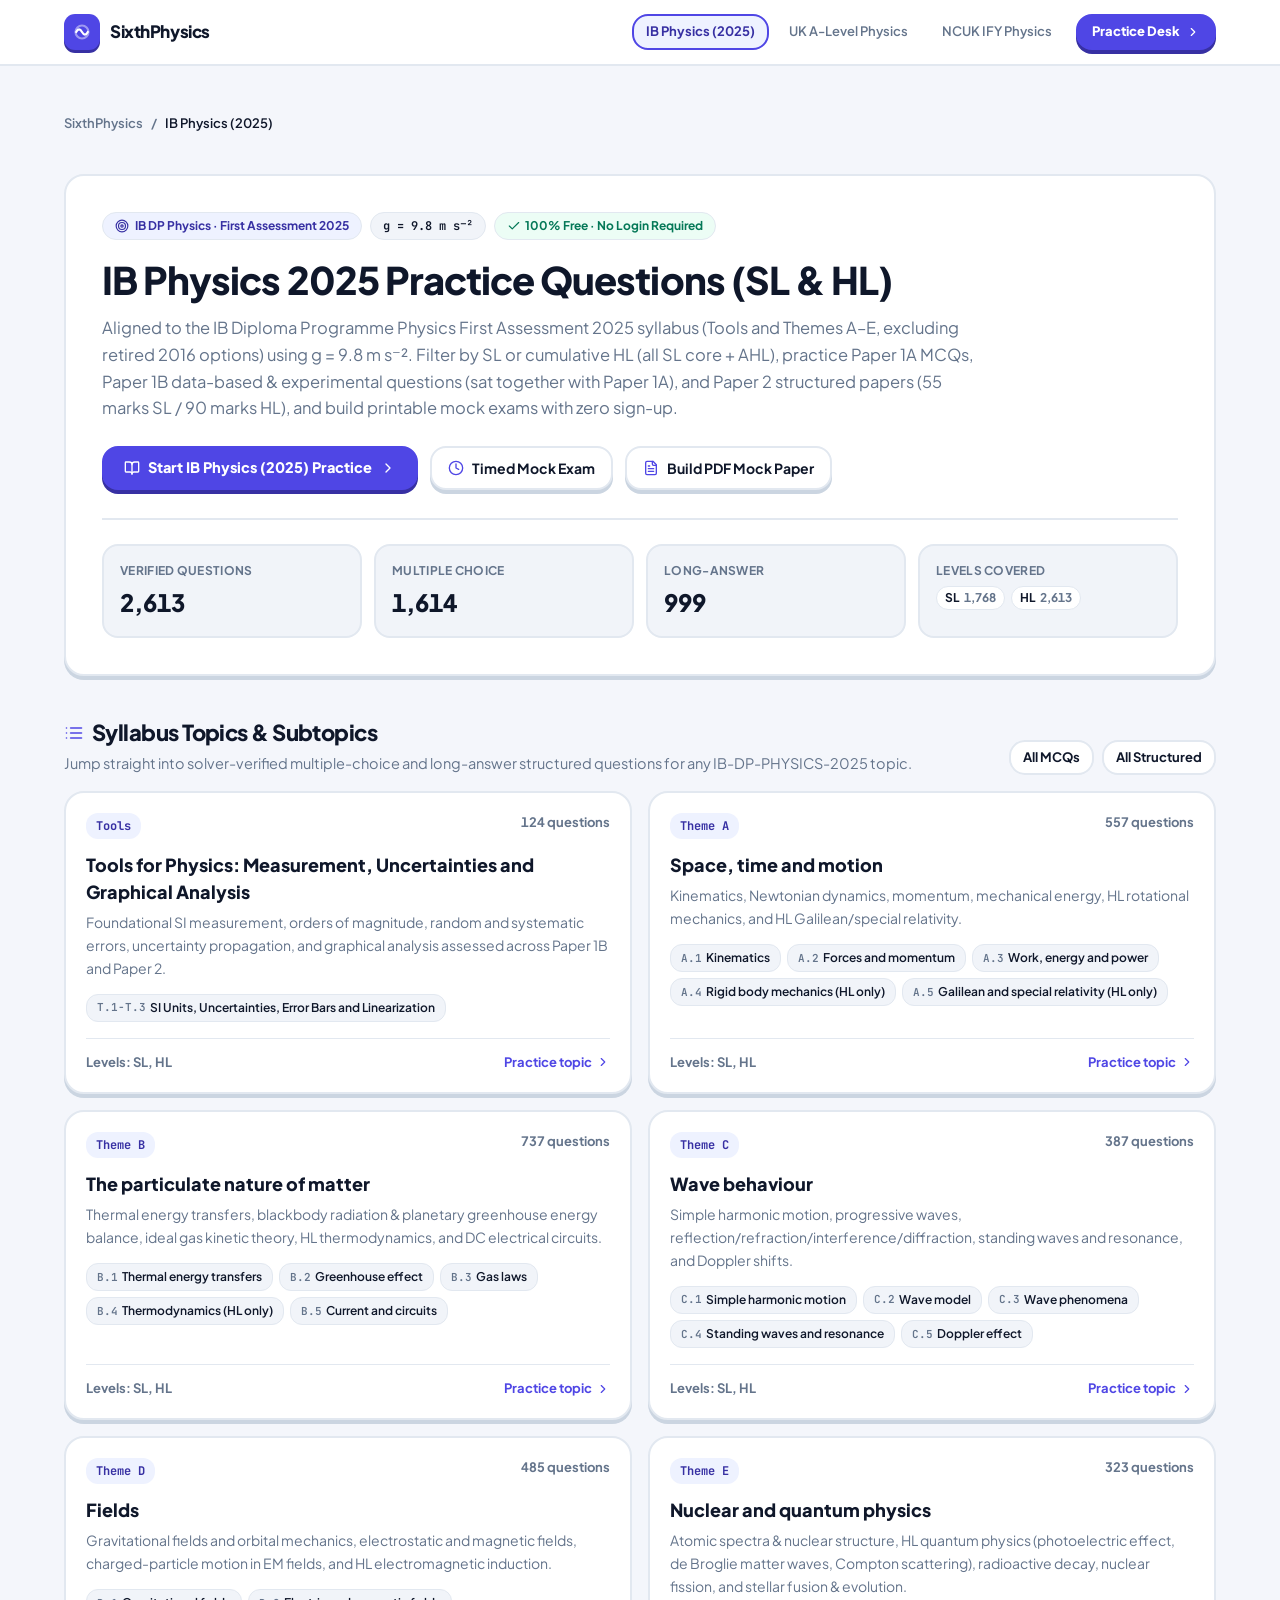
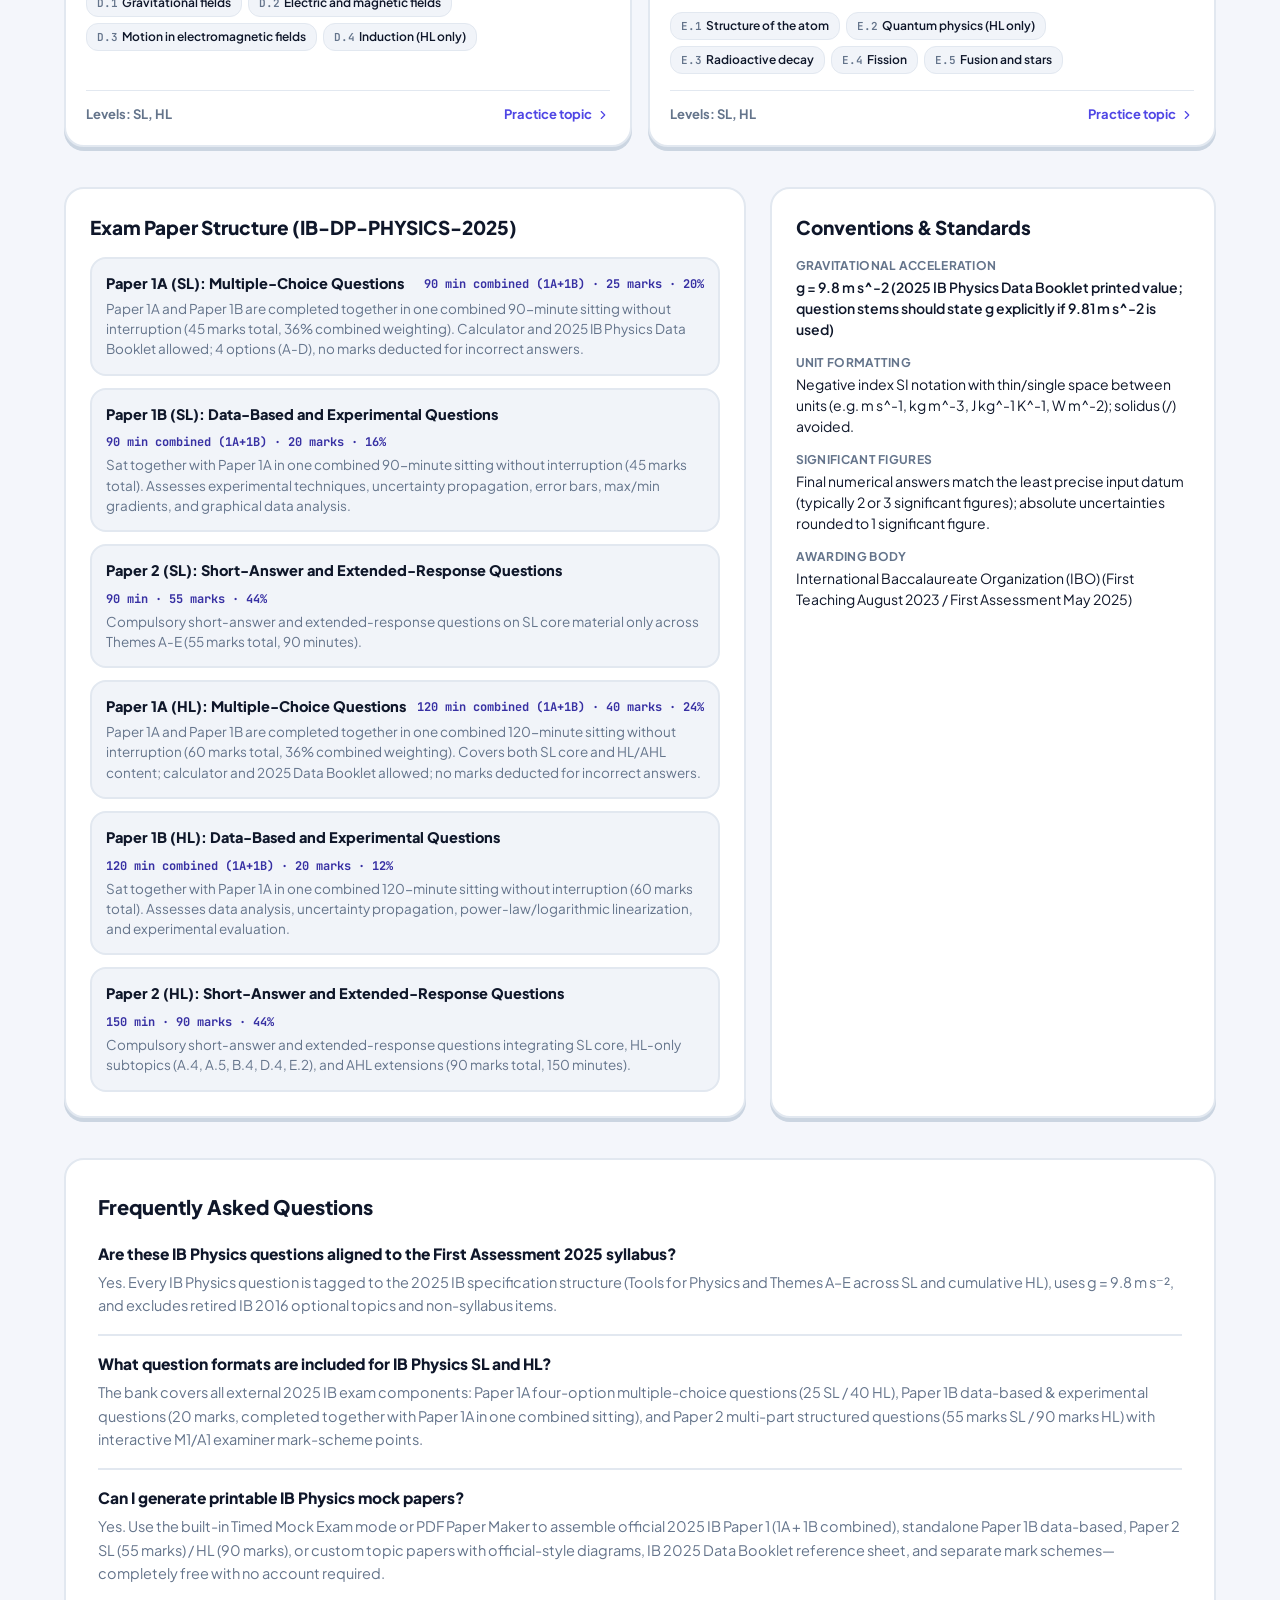
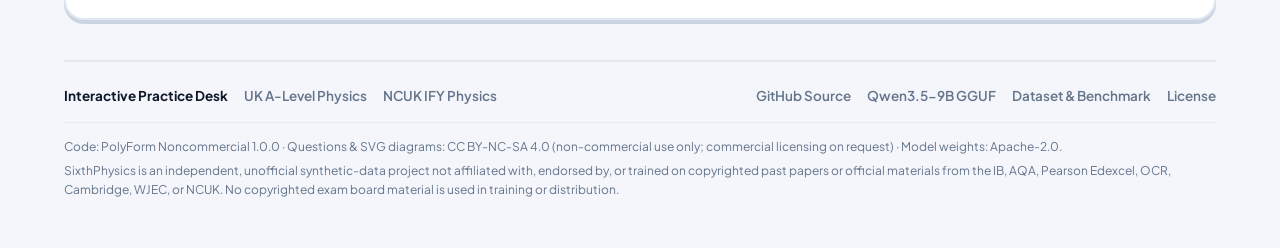
<file: ib-physics/index.html>
<!DOCTYPE html><!--atx5guVS6rGTPDfzIfNlm--><html lang="en" class="__variable_34a125 __variable_060445"><head><meta charSet="utf-8"/><meta name="viewport" content="width=device-width, initial-scale=1"/><link rel="preload" href="/_next/static/media/a865edea076e0166-s.p.woff2" as="font" crossorigin="" type="font/woff2"/><link rel="preload" href="/_next/static/media/be6419ffe34f1ed7-s.p.woff2" as="font" crossorigin="" type="font/woff2"/><link rel="stylesheet" href="/_next/static/css/4f3440952aaa3202.css" data-precedence="next"/><link rel="stylesheet" href="/_next/static/css/5cb79188224f50b2.css" data-precedence="next"/><link rel="preload" as="script" fetchPriority="low" href="/_next/static/chunks/webpack-6eea2830d91bb348.js"/><script src="/_next/static/chunks/d211d2f8-f630552f25923db6.js" async=""></script><script src="/_next/static/chunks/911-cbd5ef8848467769.js" async=""></script><script src="/_next/static/chunks/main-app-29d82749610fad34.js" async=""></script><script src="/_next/static/chunks/779-c918f53d744d926e.js" async=""></script><script src="/_next/static/chunks/app/ib-physics/page-dab57d2369f681a6.js" async=""></script><meta name="next-size-adjust" content=""/><meta name="theme-color" media="(prefers-color-scheme: light)" content="#F4F6FB"/><meta name="theme-color" media="(prefers-color-scheme: dark)" content="#0F1420"/><title>IB Physics 2025 Practice Questions (SL &amp; HL) · Paper 1A, 1B &amp; Paper 2 · SixthPhysics</title><meta name="description" content="Free IB Physics (First Assessment 2025) SL and HL practice bank with solver-verified Paper 1A multiple-choice, Paper 1B data-based &amp; experimental, and Paper 2 structured questions (55 marks SL / 90 marks HL), deterministic SVG diagrams, worked solutions, examiner mark schemes, and printable PDF mock papers."/><meta name="application-name" content="SixthPhysics"/><link rel="manifest" href="/manifest.webmanifest"/><meta name="keywords" content="IB Physics 2025 practice questions,IB Physics SL HL question bank,IB Physics Paper 1A MCQ,IB Physics Paper 1B data-based questions,IB Physics Paper 2 structured questions,IB Physics 2025 Data Booklet,IB Physics Themes A to E,IB Physics mock exam generator,IB Physics mark schemes,free IB Physics revision"/><meta name="robots" content="index, follow"/><meta name="googlebot" content="index, follow, max-video-preview:-1, max-image-preview:large, max-snippet:-1"/><link rel="canonical" href="https://sixthphysics.co.uk/ib-physics/"/><meta name="google-site-verification" content="a997HG73eOQgA1nnNDURa54ag3BrtqOsbhcPJybAvZs"/><meta property="og:title" content="IB Physics 2025 Practice Questions (SL &amp; HL) · Paper 1A, 1B &amp; Paper 2 · SixthPhysics"/><meta property="og:description" content="Free IB Physics (First Assessment 2025) SL and HL practice bank with solver-verified Paper 1A multiple-choice, Paper 1B data-based &amp; experimental, and Paper 2 structured questions (55 marks SL / 90 marks HL), deterministic SVG diagrams, worked solutions, examiner mark schemes, and printable PDF mock papers."/><meta property="og:url" content="https://sixthphysics.co.uk/ib-physics/"/><meta property="og:site_name" content="SixthPhysics"/><meta property="og:locale" content="en_GB"/><meta property="og:image" content="https://sixthphysics.co.uk/og-image.png"/><meta property="og:image:width" content="1440"/><meta property="og:image:height" content="900"/><meta property="og:image:alt" content="IB Physics 2025 Practice Questions (SL &amp; HL) on SixthPhysics"/><meta property="og:type" content="website"/><meta name="twitter:card" content="summary_large_image"/><meta name="twitter:title" content="IB Physics 2025 Practice Questions (SL &amp; HL) · Paper 1A, 1B &amp; Paper 2 · SixthPhysics"/><meta name="twitter:description" content="Free IB Physics (First Assessment 2025) SL and HL practice bank with solver-verified Paper 1A multiple-choice, Paper 1B data-based &amp; experimental, and Paper 2 structured questions (55 marks SL / 90 marks HL), deterministic SVG diagrams, worked solutions, examiner mark schemes, and printable PDF mock papers."/><meta name="twitter:image" content="https://sixthphysics.co.uk/og-image.png"/><link rel="icon" href="/favicon.ico" type="image/x-icon" sizes="16x16"/><link rel="icon" href="/icon.svg?33a87e0b443dca15" type="image/svg+xml" sizes="any"/><script>try{if(localStorage.getItem('sixthphysics.theme')==='dark'){document.documentElement.classList.add('dark');}else{document.documentElement.classList.remove('dark');}}catch(e){}</script><script src="/_next/static/chunks/polyfills-42372ed130431b0a.js" noModule=""></script></head><body class="min-h-screen bg-[var(--sp-bg)] font-sans text-[var(--sp-ink)] antialiased selection:bg-blue-500/20"><div hidden=""><!--$--><!--/$--></div><a href="#main-content" class="skip-link">Skip to main content</a><div class="min-h-screen bg-[var(--sp-bg)] text-[var(--sp-ink)]"><script type="application/ld+json">{"@context":"https://schema.org","@graph":[{"@type":"CollectionPage","@id":"https://sixthphysics.co.uk/ib-physics/#webpage","url":"https://sixthphysics.co.uk/ib-physics/","name":"IB Physics 2025 Practice Questions (SL & HL)","description":"Free IB Physics (First Assessment 2025) SL and HL practice bank with solver-verified Paper 1A multiple-choice, Paper 1B data-based & experimental, and Paper 2 structured questions (55 marks SL / 90 marks HL), deterministic SVG diagrams, worked solutions, examiner mark schemes, and printable PDF mock papers.","isPartOf":{"@id":"https://sixthphysics.co.uk/#website"},"inLanguage":"en","about":{"@type":"Course","name":"IB Diploma Programme Physics (SL & HL)","courseCode":"IB-DP-PHYSICS-2025","provider":{"@type":"Organization","name":"International Baccalaureate Organization (IBO)"}}},{"@type":"LearningResource","@id":"https://sixthphysics.co.uk/ib-physics/#resource","name":"IB Physics 2025 Practice Questions (SL & HL)","description":"Free IB Physics (First Assessment 2025) SL and HL practice bank with solver-verified Paper 1A multiple-choice, Paper 1B data-based & experimental, and Paper 2 structured questions (55 marks SL / 90 marks HL), deterministic SVG diagrams, worked solutions, examiner mark schemes, and printable PDF mock papers.","url":"https://sixthphysics.co.uk/ib-physics/","learningResourceType":"Practice problem set","educationalAlignment":{"@type":"AlignmentObject","alignmentType":"teaches","educationalFramework":"IB Diploma Programme Physics (SL & HL)","targetName":"IB-DP-PHYSICS-2025"},"isAccessibleForFree":true,"license":"https://creativecommons.org/licenses/by-nc-sa/4.0/","inLanguage":"en","keywords":"IB Physics 2025 practice questions, IB Physics SL HL question bank, IB Physics Paper 1A MCQ, IB Physics Paper 1B data-based questions, IB Physics Paper 2 structured questions, IB Physics 2025 Data Booklet, IB Physics Themes A to E, IB Physics mock exam generator, IB Physics mark schemes, free IB Physics revision","numberOfItems":2613,"provider":{"@id":"https://sixthphysics.co.uk/#organization"}},{"@type":"BreadcrumbList","itemListElement":[{"@type":"ListItem","position":1,"name":"SixthPhysics","item":"https://sixthphysics.co.uk/"},{"@type":"ListItem","position":2,"name":"IB Physics (2025)","item":"https://sixthphysics.co.uk/ib-physics/"}]},{"@type":"FAQPage","mainEntity":[{"@type":"Question","name":"Are these IB Physics questions aligned to the First Assessment 2025 syllabus?","acceptedAnswer":{"@type":"Answer","text":"Yes. Every IB Physics question is tagged to the 2025 IB specification structure (Tools for Physics and Themes A–E across SL and cumulative HL), uses g = 9.8 m s⁻², and excludes retired IB 2016 optional topics and non-syllabus items."}},{"@type":"Question","name":"What question formats are included for IB Physics SL and HL?","acceptedAnswer":{"@type":"Answer","text":"The bank covers all external 2025 IB exam components: Paper 1A four-option multiple-choice questions (25 SL / 40 HL), Paper 1B data-based & experimental questions (20 marks, completed together with Paper 1A in one combined sitting), and Paper 2 multi-part structured questions (55 marks SL / 90 marks HL) with interactive M1/A1 examiner mark-scheme points."}},{"@type":"Question","name":"Can I generate printable IB Physics mock papers?","acceptedAnswer":{"@type":"Answer","text":"Yes. Use the built-in Timed Mock Exam mode or PDF Paper Maker to assemble official 2025 IB Paper 1 (1A + 1B combined), standalone Paper 1B data-based, Paper 2 SL (55 marks) / HL (90 marks), or custom topic papers with official-style diagrams, IB 2025 Data Booklet reference sheet, and separate mark schemes—completely free with no account required."}}]}]}</script><header class="sticky top-0 z-30 border-b-2 border-[var(--sp-border)] bg-[var(--sp-surface)]/95 backdrop-blur-sm"><div class="mx-auto flex max-w-[1200px] flex-wrap items-center justify-between gap-3 px-4 py-3 sm:px-6"><a class="group inline-flex items-center gap-2.5 rounded-xl py-0.5 text-left" href="/"><span aria-hidden="true" class="inline-flex h-9 w-9 shrink-0 items-center justify-center rounded-[11px] bg-[var(--sp-accent)] text-white shadow-[0_3px_0_var(--sp-accent-lip)] transition-transform duration-100 group-hover:-translate-y-px"><svg viewBox="0 0 20 20" fill="none" class="h-5 w-5" stroke="currentColor" stroke-width="2.2" stroke-linecap="round" stroke-linejoin="round"><circle cx="10" cy="10" r="6.5" stroke-opacity="0.45"></circle><path d="M4.2 10c1.8-3.4 3.9-3.4 5.8 0s4 3.4 5.8 0"></path></svg></span><span class="text-[17px] font-extrabold tracking-tight text-[var(--sp-ink)]">SixthPhysics</span></a><nav aria-label="Syllabi" class="flex flex-wrap items-center gap-1.5"><a aria-current="page" class="rounded-xl border-2 border-[var(--sp-accent)] bg-[var(--sp-accent-tint)] px-3 py-1.5 text-[13px] font-bold text-[var(--sp-accent-ink)]" href="/ib-physics/">IB Physics (2025)</a><a class="rounded-xl border-2 border-transparent px-3 py-1.5 text-[13px] font-semibold text-[var(--sp-muted)] transition-colors hover:border-[var(--sp-border)] hover:bg-[var(--sp-surface-subtle)] hover:text-[var(--sp-ink)]" href="/a-level-physics/">UK A-Level Physics</a><a class="rounded-xl border-2 border-transparent px-3 py-1.5 text-[13px] font-semibold text-[var(--sp-muted)] transition-colors hover:border-[var(--sp-border)] hover:bg-[var(--sp-surface-subtle)] hover:text-[var(--sp-ink)]" href="/ncuk-ify-physics/">NCUK IFY Physics</a><a class="sp-key sp-key--primary ml-1 inline-flex h-9 items-center gap-1.5 rounded-xl px-3.5 text-[13px] font-extrabold" href="/?syllabus=ib">Practice Desk<svg xmlns="http://www.w3.org/2000/svg" width="24" height="24" viewBox="0 0 24 24" fill="none" stroke="currentColor" stroke-width="2" stroke-linecap="round" stroke-linejoin="round" class="lucide lucide-chevron-right h-3.5 w-3.5" aria-hidden="true"><path d="m9 18 6-6-6-6"></path></svg></a></nav></div></header><main id="main-content" class="mx-auto max-w-[1200px] space-y-10 px-4 py-8 sm:px-6 sm:py-12"><nav aria-label="Breadcrumb" class="flex items-center gap-2 text-[13px] font-semibold text-[var(--sp-muted)]"><a class="hover:text-[var(--sp-ink)]" href="/">SixthPhysics</a><span aria-hidden="true">/</span><span class="text-[var(--sp-ink)]">IB Physics (2025)</span></nav><section class="sp-card p-6 sm:p-9"><div class="flex flex-wrap items-center gap-2"><span class="inline-flex items-center gap-1.5 rounded-full border border-[var(--sp-border)] bg-[var(--sp-accent-tint)] px-3 py-1 text-[12px] font-bold text-[var(--sp-accent-ink)]"><svg xmlns="http://www.w3.org/2000/svg" width="24" height="24" viewBox="0 0 24 24" fill="none" stroke="currentColor" stroke-width="2" stroke-linecap="round" stroke-linejoin="round" class="lucide lucide-target h-3.5 w-3.5" aria-hidden="true"><circle cx="12" cy="12" r="10"></circle><circle cx="12" cy="12" r="6"></circle><circle cx="12" cy="12" r="2"></circle></svg>IB DP Physics · First Assessment 2025</span><span class="inline-flex items-center rounded-full border border-[var(--sp-border)] bg-[var(--sp-surface-subtle)] px-3 py-1 font-mono text-[12px] font-semibold text-[var(--sp-ink)]">g = 9.8 m s⁻²</span><span class="inline-flex items-center gap-1 rounded-full border border-[var(--sp-border)] bg-[var(--sp-success-tint)] px-3 py-1 text-[12px] font-bold text-[var(--sp-success-ink)]"><svg xmlns="http://www.w3.org/2000/svg" width="24" height="24" viewBox="0 0 24 24" fill="none" stroke="currentColor" stroke-width="2" stroke-linecap="round" stroke-linejoin="round" class="lucide lucide-check h-3.5 w-3.5" aria-hidden="true"><path d="M20 6 9 17l-5-5"></path></svg>100% Free · No Login Required</span></div><h1 class="mt-4 text-[28px] leading-tight font-extrabold tracking-tight text-[var(--sp-ink)] sm:text-[38px]">IB Physics 2025 Practice Questions (SL &amp; HL)</h1><p class="mt-3 max-w-[74ch] text-[15.5px] leading-relaxed text-[var(--sp-muted)] sm:text-[16.5px]">Aligned to the IB Diploma Programme Physics First Assessment 2025 syllabus (Tools and Themes A–E, excluding retired 2016 options) using g = 9.8 m s⁻². Filter by SL or cumulative HL (all SL core + AHL), practice Paper 1A MCQs, Paper 1B data-based &amp; experimental questions (sat together with Paper 1A), and Paper 2 structured papers (55 marks SL / 90 marks HL), and build printable mock exams with zero sign-up.</p><div class="mt-6 flex flex-wrap items-center gap-3"><a class="sp-key sp-key--primary inline-flex h-11 items-center gap-2 rounded-2xl px-5 text-[14.5px] font-extrabold" href="/?syllabus=ib"><svg xmlns="http://www.w3.org/2000/svg" width="24" height="24" viewBox="0 0 24 24" fill="none" stroke="currentColor" stroke-width="2" stroke-linecap="round" stroke-linejoin="round" class="lucide lucide-book-open h-4 w-4" aria-hidden="true"><path d="M12 7v14"></path><path d="M3 18a1 1 0 0 1-1-1V4a1 1 0 0 1 1-1h5a4 4 0 0 1 4 4 4 4 0 0 1 4-4h5a1 1 0 0 1 1 1v13a1 1 0 0 1-1 1h-6a3 3 0 0 0-3 3 3 3 0 0 0-3-3z"></path></svg>Start <!-- -->IB Physics (2025)<!-- --> Practice<svg xmlns="http://www.w3.org/2000/svg" width="24" height="24" viewBox="0 0 24 24" fill="none" stroke="currentColor" stroke-width="2" stroke-linecap="round" stroke-linejoin="round" class="lucide lucide-chevron-right h-4 w-4" aria-hidden="true"><path d="m9 18 6-6-6-6"></path></svg></a><a class="sp-key inline-flex h-11 items-center gap-2 rounded-2xl px-4 text-[14px] font-bold text-[var(--sp-ink)]" href="/?mode=mock&amp;syllabus=ib"><svg xmlns="http://www.w3.org/2000/svg" width="24" height="24" viewBox="0 0 24 24" fill="none" stroke="currentColor" stroke-width="2" stroke-linecap="round" stroke-linejoin="round" class="lucide lucide-clock h-4 w-4 text-[var(--sp-accent)]" aria-hidden="true"><path d="M12 6v6l4 2"></path><circle cx="12" cy="12" r="10"></circle></svg>Timed Mock Exam</a><a class="sp-key inline-flex h-11 items-center gap-2 rounded-2xl px-4 text-[14px] font-bold text-[var(--sp-ink)]" href="/?mode=pdf&amp;syllabus=ib"><svg xmlns="http://www.w3.org/2000/svg" width="24" height="24" viewBox="0 0 24 24" fill="none" stroke="currentColor" stroke-width="2" stroke-linecap="round" stroke-linejoin="round" class="lucide lucide-file-text h-4 w-4 text-[var(--sp-accent)]" aria-hidden="true"><path d="M15 2H6a2 2 0 0 0-2 2v16a2 2 0 0 0 2 2h12a2 2 0 0 0 2-2V7Z"></path><path d="M14 2v4a2 2 0 0 0 2 2h4"></path><path d="M10 9H8"></path><path d="M16 13H8"></path><path d="M16 17H8"></path></svg>Build PDF Mock Paper</a></div><dl class="mt-7 grid grid-cols-2 gap-3 border-t-2 border-[var(--sp-border)] pt-6 sm:grid-cols-4"><div class="rounded-2xl border-2 border-[var(--sp-border)] bg-[var(--sp-surface-subtle)] p-4"><dt class="text-[12px] font-bold tracking-wide text-[var(--sp-muted)] uppercase">Verified Questions</dt><dd class="mt-1 text-[24px] font-extrabold tabular-nums text-[var(--sp-ink)]">2,613</dd></div><div class="rounded-2xl border-2 border-[var(--sp-border)] bg-[var(--sp-surface-subtle)] p-4"><dt class="text-[12px] font-bold tracking-wide text-[var(--sp-muted)] uppercase">Multiple Choice</dt><dd class="mt-1 text-[24px] font-extrabold tabular-nums text-[var(--sp-ink)]">1,614</dd></div><div class="rounded-2xl border-2 border-[var(--sp-border)] bg-[var(--sp-surface-subtle)] p-4"><dt class="text-[12px] font-bold tracking-wide text-[var(--sp-muted)] uppercase">Long-Answer</dt><dd class="mt-1 text-[24px] font-extrabold tabular-nums text-[var(--sp-ink)]">999</dd></div><div class="rounded-2xl border-2 border-[var(--sp-border)] bg-[var(--sp-surface-subtle)] p-4"><dt class="text-[12px] font-bold tracking-wide text-[var(--sp-muted)] uppercase">Levels Covered</dt><dd class="mt-1.5 flex flex-wrap gap-1.5"><a class="inline-flex items-center gap-1 rounded-lg border border-[var(--sp-border)] bg-[var(--sp-surface)] px-2 py-0.5 text-[12px] font-bold text-[var(--sp-ink)] hover:border-[var(--sp-accent)]" href="/?syllabus=ib&amp;level=SL"><span>SL</span><span class="tabular-nums text-[var(--sp-muted)]">1,768</span></a><a class="inline-flex items-center gap-1 rounded-lg border border-[var(--sp-border)] bg-[var(--sp-surface)] px-2 py-0.5 text-[12px] font-bold text-[var(--sp-ink)] hover:border-[var(--sp-accent)]" href="/?syllabus=ib&amp;level=HL"><span>HL</span><span class="tabular-nums text-[var(--sp-muted)]">2,613</span></a></dd></div></dl></section><section aria-labelledby="topics-heading" class="space-y-4"><div class="flex flex-wrap items-end justify-between gap-2"><div><h2 id="topics-heading" class="flex items-center gap-2 text-[22px] font-extrabold tracking-tight text-[var(--sp-ink)]"><svg xmlns="http://www.w3.org/2000/svg" width="24" height="24" viewBox="0 0 24 24" fill="none" stroke="currentColor" stroke-width="2" stroke-linecap="round" stroke-linejoin="round" class="lucide lucide-list h-5 w-5 text-[var(--sp-accent)]" aria-hidden="true"><path d="M3 12h.01"></path><path d="M3 18h.01"></path><path d="M3 6h.01"></path><path d="M8 12h13"></path><path d="M8 18h13"></path><path d="M8 6h13"></path></svg>Syllabus Topics &amp; Subtopics</h2><p class="mt-1 text-[14.5px] text-[var(--sp-muted)]">Jump straight into solver-verified multiple-choice and long-answer structured questions for any<!-- --> <!-- -->IB-DP-PHYSICS-2025<!-- --> topic.</p></div><div class="flex items-center gap-2 text-[13px] font-bold"><a class="rounded-xl border-2 border-[var(--sp-border)] bg-[var(--sp-surface)] px-3 py-1.5 text-[var(--sp-ink)] hover:border-[var(--sp-accent)]" href="/?syllabus=ib&amp;format=mcq">All MCQs</a><a class="rounded-xl border-2 border-[var(--sp-border)] bg-[var(--sp-surface)] px-3 py-1.5 text-[var(--sp-ink)] hover:border-[var(--sp-accent)]" href="/?syllabus=ib&amp;format=structured">All Structured</a></div></div><div class="grid grid-cols-1 gap-4 md:grid-cols-2"><article class="sp-card flex flex-col justify-between p-5"><div><div class="flex items-start justify-between gap-3"><span class="inline-flex rounded-lg bg-[var(--sp-accent-tint)] px-2.5 py-1 font-mono text-[12px] font-bold text-[var(--sp-accent-ink)]">Tools</span><span class="text-[13px] font-bold tabular-nums text-[var(--sp-muted)]">124<!-- --> questions</span></div><h3 class="mt-3 text-[18px] font-extrabold text-[var(--sp-ink)]"><a class="hover:text-[var(--sp-accent)] hover:underline" href="/?syllabus=ib&amp;topic=ib-tools">Tools for Physics: Measurement, Uncertainties and Graphical Analysis</a></h3><p class="mt-1.5 text-[14px] leading-relaxed text-[var(--sp-muted)]">Foundational SI measurement, orders of magnitude, random and systematic errors, uncertainty propagation, and graphical analysis assessed across Paper 1B and Paper 2.</p><ul class="mt-3.5 flex flex-wrap gap-1.5"><li><a class="inline-flex items-center gap-1 rounded-lg border border-[var(--sp-border)] bg-[var(--sp-surface-subtle)] px-2.5 py-1 text-[12px] font-semibold text-[var(--sp-ink)] transition-colors hover:border-[var(--sp-accent)] hover:text-[var(--sp-accent)]" href="/?syllabus=ib&amp;topic=ib-tools&amp;subtopic=ib-tools-measurement-uncertainties"><span class="font-mono text-[11px] text-[var(--sp-muted)]">T.1-T.3</span><span>SI Units, Uncertainties, Error Bars and Linearization</span></a></li></ul></div><div class="mt-4 flex items-center justify-between border-t border-[var(--sp-border)] pt-3.5 text-[13px] font-bold"><span class="text-[var(--sp-muted)]">Levels: <!-- -->SL, HL</span><a class="inline-flex items-center gap-1 text-[var(--sp-accent)] hover:underline" href="/?syllabus=ib&amp;topic=ib-tools">Practice topic<svg xmlns="http://www.w3.org/2000/svg" width="24" height="24" viewBox="0 0 24 24" fill="none" stroke="currentColor" stroke-width="2" stroke-linecap="round" stroke-linejoin="round" class="lucide lucide-chevron-right h-3.5 w-3.5" aria-hidden="true"><path d="m9 18 6-6-6-6"></path></svg></a></div></article><article class="sp-card flex flex-col justify-between p-5"><div><div class="flex items-start justify-between gap-3"><span class="inline-flex rounded-lg bg-[var(--sp-accent-tint)] px-2.5 py-1 font-mono text-[12px] font-bold text-[var(--sp-accent-ink)]">Theme A</span><span class="text-[13px] font-bold tabular-nums text-[var(--sp-muted)]">557<!-- --> questions</span></div><h3 class="mt-3 text-[18px] font-extrabold text-[var(--sp-ink)]"><a class="hover:text-[var(--sp-accent)] hover:underline" href="/?syllabus=ib&amp;topic=ib-theme-a">Space, time and motion</a></h3><p class="mt-1.5 text-[14px] leading-relaxed text-[var(--sp-muted)]">Kinematics, Newtonian dynamics, momentum, mechanical energy, HL rotational mechanics, and HL Galilean/special relativity.</p><ul class="mt-3.5 flex flex-wrap gap-1.5"><li><a class="inline-flex items-center gap-1 rounded-lg border border-[var(--sp-border)] bg-[var(--sp-surface-subtle)] px-2.5 py-1 text-[12px] font-semibold text-[var(--sp-ink)] transition-colors hover:border-[var(--sp-accent)] hover:text-[var(--sp-accent)]" href="/?syllabus=ib&amp;topic=ib-theme-a&amp;subtopic=ib-a1-kinematics"><span class="font-mono text-[11px] text-[var(--sp-muted)]">A.1</span><span>Kinematics</span></a></li><li><a class="inline-flex items-center gap-1 rounded-lg border border-[var(--sp-border)] bg-[var(--sp-surface-subtle)] px-2.5 py-1 text-[12px] font-semibold text-[var(--sp-ink)] transition-colors hover:border-[var(--sp-accent)] hover:text-[var(--sp-accent)]" href="/?syllabus=ib&amp;topic=ib-theme-a&amp;subtopic=ib-a2-forces-momentum"><span class="font-mono text-[11px] text-[var(--sp-muted)]">A.2</span><span>Forces and momentum</span></a></li><li><a class="inline-flex items-center gap-1 rounded-lg border border-[var(--sp-border)] bg-[var(--sp-surface-subtle)] px-2.5 py-1 text-[12px] font-semibold text-[var(--sp-ink)] transition-colors hover:border-[var(--sp-accent)] hover:text-[var(--sp-accent)]" href="/?syllabus=ib&amp;topic=ib-theme-a&amp;subtopic=ib-a3-work-energy-power"><span class="font-mono text-[11px] text-[var(--sp-muted)]">A.3</span><span>Work, energy and power</span></a></li><li><a class="inline-flex items-center gap-1 rounded-lg border border-[var(--sp-border)] bg-[var(--sp-surface-subtle)] px-2.5 py-1 text-[12px] font-semibold text-[var(--sp-ink)] transition-colors hover:border-[var(--sp-accent)] hover:text-[var(--sp-accent)]" href="/?syllabus=ib&amp;topic=ib-theme-a&amp;subtopic=ib-a4-rigid-body-mechanics"><span class="font-mono text-[11px] text-[var(--sp-muted)]">A.4</span><span>Rigid body mechanics (HL only)</span></a></li><li><a class="inline-flex items-center gap-1 rounded-lg border border-[var(--sp-border)] bg-[var(--sp-surface-subtle)] px-2.5 py-1 text-[12px] font-semibold text-[var(--sp-ink)] transition-colors hover:border-[var(--sp-accent)] hover:text-[var(--sp-accent)]" href="/?syllabus=ib&amp;topic=ib-theme-a&amp;subtopic=ib-a5-galilean-special-relativity"><span class="font-mono text-[11px] text-[var(--sp-muted)]">A.5</span><span>Galilean and special relativity (HL only)</span></a></li></ul></div><div class="mt-4 flex items-center justify-between border-t border-[var(--sp-border)] pt-3.5 text-[13px] font-bold"><span class="text-[var(--sp-muted)]">Levels: <!-- -->SL, HL</span><a class="inline-flex items-center gap-1 text-[var(--sp-accent)] hover:underline" href="/?syllabus=ib&amp;topic=ib-theme-a">Practice topic<svg xmlns="http://www.w3.org/2000/svg" width="24" height="24" viewBox="0 0 24 24" fill="none" stroke="currentColor" stroke-width="2" stroke-linecap="round" stroke-linejoin="round" class="lucide lucide-chevron-right h-3.5 w-3.5" aria-hidden="true"><path d="m9 18 6-6-6-6"></path></svg></a></div></article><article class="sp-card flex flex-col justify-between p-5"><div><div class="flex items-start justify-between gap-3"><span class="inline-flex rounded-lg bg-[var(--sp-accent-tint)] px-2.5 py-1 font-mono text-[12px] font-bold text-[var(--sp-accent-ink)]">Theme B</span><span class="text-[13px] font-bold tabular-nums text-[var(--sp-muted)]">737<!-- --> questions</span></div><h3 class="mt-3 text-[18px] font-extrabold text-[var(--sp-ink)]"><a class="hover:text-[var(--sp-accent)] hover:underline" href="/?syllabus=ib&amp;topic=ib-theme-b">The particulate nature of matter</a></h3><p class="mt-1.5 text-[14px] leading-relaxed text-[var(--sp-muted)]">Thermal energy transfers, blackbody radiation &amp; planetary greenhouse energy balance, ideal gas kinetic theory, HL thermodynamics, and DC electrical circuits.</p><ul class="mt-3.5 flex flex-wrap gap-1.5"><li><a class="inline-flex items-center gap-1 rounded-lg border border-[var(--sp-border)] bg-[var(--sp-surface-subtle)] px-2.5 py-1 text-[12px] font-semibold text-[var(--sp-ink)] transition-colors hover:border-[var(--sp-accent)] hover:text-[var(--sp-accent)]" href="/?syllabus=ib&amp;topic=ib-theme-b&amp;subtopic=ib-b1-thermal-energy-transfers"><span class="font-mono text-[11px] text-[var(--sp-muted)]">B.1</span><span>Thermal energy transfers</span></a></li><li><a class="inline-flex items-center gap-1 rounded-lg border border-[var(--sp-border)] bg-[var(--sp-surface-subtle)] px-2.5 py-1 text-[12px] font-semibold text-[var(--sp-ink)] transition-colors hover:border-[var(--sp-accent)] hover:text-[var(--sp-accent)]" href="/?syllabus=ib&amp;topic=ib-theme-b&amp;subtopic=ib-b2-greenhouse-effect"><span class="font-mono text-[11px] text-[var(--sp-muted)]">B.2</span><span>Greenhouse effect</span></a></li><li><a class="inline-flex items-center gap-1 rounded-lg border border-[var(--sp-border)] bg-[var(--sp-surface-subtle)] px-2.5 py-1 text-[12px] font-semibold text-[var(--sp-ink)] transition-colors hover:border-[var(--sp-accent)] hover:text-[var(--sp-accent)]" href="/?syllabus=ib&amp;topic=ib-theme-b&amp;subtopic=ib-b3-gas-laws"><span class="font-mono text-[11px] text-[var(--sp-muted)]">B.3</span><span>Gas laws</span></a></li><li><a class="inline-flex items-center gap-1 rounded-lg border border-[var(--sp-border)] bg-[var(--sp-surface-subtle)] px-2.5 py-1 text-[12px] font-semibold text-[var(--sp-ink)] transition-colors hover:border-[var(--sp-accent)] hover:text-[var(--sp-accent)]" href="/?syllabus=ib&amp;topic=ib-theme-b&amp;subtopic=ib-b4-thermodynamics"><span class="font-mono text-[11px] text-[var(--sp-muted)]">B.4</span><span>Thermodynamics (HL only)</span></a></li><li><a class="inline-flex items-center gap-1 rounded-lg border border-[var(--sp-border)] bg-[var(--sp-surface-subtle)] px-2.5 py-1 text-[12px] font-semibold text-[var(--sp-ink)] transition-colors hover:border-[var(--sp-accent)] hover:text-[var(--sp-accent)]" href="/?syllabus=ib&amp;topic=ib-theme-b&amp;subtopic=ib-b5-current-circuits"><span class="font-mono text-[11px] text-[var(--sp-muted)]">B.5</span><span>Current and circuits</span></a></li></ul></div><div class="mt-4 flex items-center justify-between border-t border-[var(--sp-border)] pt-3.5 text-[13px] font-bold"><span class="text-[var(--sp-muted)]">Levels: <!-- -->SL, HL</span><a class="inline-flex items-center gap-1 text-[var(--sp-accent)] hover:underline" href="/?syllabus=ib&amp;topic=ib-theme-b">Practice topic<svg xmlns="http://www.w3.org/2000/svg" width="24" height="24" viewBox="0 0 24 24" fill="none" stroke="currentColor" stroke-width="2" stroke-linecap="round" stroke-linejoin="round" class="lucide lucide-chevron-right h-3.5 w-3.5" aria-hidden="true"><path d="m9 18 6-6-6-6"></path></svg></a></div></article><article class="sp-card flex flex-col justify-between p-5"><div><div class="flex items-start justify-between gap-3"><span class="inline-flex rounded-lg bg-[var(--sp-accent-tint)] px-2.5 py-1 font-mono text-[12px] font-bold text-[var(--sp-accent-ink)]">Theme C</span><span class="text-[13px] font-bold tabular-nums text-[var(--sp-muted)]">387<!-- --> questions</span></div><h3 class="mt-3 text-[18px] font-extrabold text-[var(--sp-ink)]"><a class="hover:text-[var(--sp-accent)] hover:underline" href="/?syllabus=ib&amp;topic=ib-theme-c">Wave behaviour</a></h3><p class="mt-1.5 text-[14px] leading-relaxed text-[var(--sp-muted)]">Simple harmonic motion, progressive waves, reflection/refraction/interference/diffraction, standing waves and resonance, and Doppler shifts.</p><ul class="mt-3.5 flex flex-wrap gap-1.5"><li><a class="inline-flex items-center gap-1 rounded-lg border border-[var(--sp-border)] bg-[var(--sp-surface-subtle)] px-2.5 py-1 text-[12px] font-semibold text-[var(--sp-ink)] transition-colors hover:border-[var(--sp-accent)] hover:text-[var(--sp-accent)]" href="/?syllabus=ib&amp;topic=ib-theme-c&amp;subtopic=ib-c1-shm"><span class="font-mono text-[11px] text-[var(--sp-muted)]">C.1</span><span>Simple harmonic motion</span></a></li><li><a class="inline-flex items-center gap-1 rounded-lg border border-[var(--sp-border)] bg-[var(--sp-surface-subtle)] px-2.5 py-1 text-[12px] font-semibold text-[var(--sp-ink)] transition-colors hover:border-[var(--sp-accent)] hover:text-[var(--sp-accent)]" href="/?syllabus=ib&amp;topic=ib-theme-c&amp;subtopic=ib-c2-wave-model"><span class="font-mono text-[11px] text-[var(--sp-muted)]">C.2</span><span>Wave model</span></a></li><li><a class="inline-flex items-center gap-1 rounded-lg border border-[var(--sp-border)] bg-[var(--sp-surface-subtle)] px-2.5 py-1 text-[12px] font-semibold text-[var(--sp-ink)] transition-colors hover:border-[var(--sp-accent)] hover:text-[var(--sp-accent)]" href="/?syllabus=ib&amp;topic=ib-theme-c&amp;subtopic=ib-c3-wave-phenomena"><span class="font-mono text-[11px] text-[var(--sp-muted)]">C.3</span><span>Wave phenomena</span></a></li><li><a class="inline-flex items-center gap-1 rounded-lg border border-[var(--sp-border)] bg-[var(--sp-surface-subtle)] px-2.5 py-1 text-[12px] font-semibold text-[var(--sp-ink)] transition-colors hover:border-[var(--sp-accent)] hover:text-[var(--sp-accent)]" href="/?syllabus=ib&amp;topic=ib-theme-c&amp;subtopic=ib-c4-standing-waves-resonance"><span class="font-mono text-[11px] text-[var(--sp-muted)]">C.4</span><span>Standing waves and resonance</span></a></li><li><a class="inline-flex items-center gap-1 rounded-lg border border-[var(--sp-border)] bg-[var(--sp-surface-subtle)] px-2.5 py-1 text-[12px] font-semibold text-[var(--sp-ink)] transition-colors hover:border-[var(--sp-accent)] hover:text-[var(--sp-accent)]" href="/?syllabus=ib&amp;topic=ib-theme-c&amp;subtopic=ib-c5-doppler-effect"><span class="font-mono text-[11px] text-[var(--sp-muted)]">C.5</span><span>Doppler effect</span></a></li></ul></div><div class="mt-4 flex items-center justify-between border-t border-[var(--sp-border)] pt-3.5 text-[13px] font-bold"><span class="text-[var(--sp-muted)]">Levels: <!-- -->SL, HL</span><a class="inline-flex items-center gap-1 text-[var(--sp-accent)] hover:underline" href="/?syllabus=ib&amp;topic=ib-theme-c">Practice topic<svg xmlns="http://www.w3.org/2000/svg" width="24" height="24" viewBox="0 0 24 24" fill="none" stroke="currentColor" stroke-width="2" stroke-linecap="round" stroke-linejoin="round" class="lucide lucide-chevron-right h-3.5 w-3.5" aria-hidden="true"><path d="m9 18 6-6-6-6"></path></svg></a></div></article><article class="sp-card flex flex-col justify-between p-5"><div><div class="flex items-start justify-between gap-3"><span class="inline-flex rounded-lg bg-[var(--sp-accent-tint)] px-2.5 py-1 font-mono text-[12px] font-bold text-[var(--sp-accent-ink)]">Theme D</span><span class="text-[13px] font-bold tabular-nums text-[var(--sp-muted)]">485<!-- --> questions</span></div><h3 class="mt-3 text-[18px] font-extrabold text-[var(--sp-ink)]"><a class="hover:text-[var(--sp-accent)] hover:underline" href="/?syllabus=ib&amp;topic=ib-theme-d">Fields</a></h3><p class="mt-1.5 text-[14px] leading-relaxed text-[var(--sp-muted)]">Gravitational fields and orbital mechanics, electrostatic and magnetic fields, charged-particle motion in EM fields, and HL electromagnetic induction.</p><ul class="mt-3.5 flex flex-wrap gap-1.5"><li><a class="inline-flex items-center gap-1 rounded-lg border border-[var(--sp-border)] bg-[var(--sp-surface-subtle)] px-2.5 py-1 text-[12px] font-semibold text-[var(--sp-ink)] transition-colors hover:border-[var(--sp-accent)] hover:text-[var(--sp-accent)]" href="/?syllabus=ib&amp;topic=ib-theme-d&amp;subtopic=ib-d1-gravitational-fields"><span class="font-mono text-[11px] text-[var(--sp-muted)]">D.1</span><span>Gravitational fields</span></a></li><li><a class="inline-flex items-center gap-1 rounded-lg border border-[var(--sp-border)] bg-[var(--sp-surface-subtle)] px-2.5 py-1 text-[12px] font-semibold text-[var(--sp-ink)] transition-colors hover:border-[var(--sp-accent)] hover:text-[var(--sp-accent)]" href="/?syllabus=ib&amp;topic=ib-theme-d&amp;subtopic=ib-d2-electric-magnetic-fields"><span class="font-mono text-[11px] text-[var(--sp-muted)]">D.2</span><span>Electric and magnetic fields</span></a></li><li><a class="inline-flex items-center gap-1 rounded-lg border border-[var(--sp-border)] bg-[var(--sp-surface-subtle)] px-2.5 py-1 text-[12px] font-semibold text-[var(--sp-ink)] transition-colors hover:border-[var(--sp-accent)] hover:text-[var(--sp-accent)]" href="/?syllabus=ib&amp;topic=ib-theme-d&amp;subtopic=ib-d3-motion-em-fields"><span class="font-mono text-[11px] text-[var(--sp-muted)]">D.3</span><span>Motion in electromagnetic fields</span></a></li><li><a class="inline-flex items-center gap-1 rounded-lg border border-[var(--sp-border)] bg-[var(--sp-surface-subtle)] px-2.5 py-1 text-[12px] font-semibold text-[var(--sp-ink)] transition-colors hover:border-[var(--sp-accent)] hover:text-[var(--sp-accent)]" href="/?syllabus=ib&amp;topic=ib-theme-d&amp;subtopic=ib-d4-induction"><span class="font-mono text-[11px] text-[var(--sp-muted)]">D.4</span><span>Induction (HL only)</span></a></li></ul></div><div class="mt-4 flex items-center justify-between border-t border-[var(--sp-border)] pt-3.5 text-[13px] font-bold"><span class="text-[var(--sp-muted)]">Levels: <!-- -->SL, HL</span><a class="inline-flex items-center gap-1 text-[var(--sp-accent)] hover:underline" href="/?syllabus=ib&amp;topic=ib-theme-d">Practice topic<svg xmlns="http://www.w3.org/2000/svg" width="24" height="24" viewBox="0 0 24 24" fill="none" stroke="currentColor" stroke-width="2" stroke-linecap="round" stroke-linejoin="round" class="lucide lucide-chevron-right h-3.5 w-3.5" aria-hidden="true"><path d="m9 18 6-6-6-6"></path></svg></a></div></article><article class="sp-card flex flex-col justify-between p-5"><div><div class="flex items-start justify-between gap-3"><span class="inline-flex rounded-lg bg-[var(--sp-accent-tint)] px-2.5 py-1 font-mono text-[12px] font-bold text-[var(--sp-accent-ink)]">Theme E</span><span class="text-[13px] font-bold tabular-nums text-[var(--sp-muted)]">323<!-- --> questions</span></div><h3 class="mt-3 text-[18px] font-extrabold text-[var(--sp-ink)]"><a class="hover:text-[var(--sp-accent)] hover:underline" href="/?syllabus=ib&amp;topic=ib-theme-e">Nuclear and quantum physics</a></h3><p class="mt-1.5 text-[14px] leading-relaxed text-[var(--sp-muted)]">Atomic spectra &amp; nuclear structure, HL quantum physics (photoelectric effect, de Broglie matter waves, Compton scattering), radioactive decay, nuclear fission, and stellar fusion &amp; evolution.</p><ul class="mt-3.5 flex flex-wrap gap-1.5"><li><a class="inline-flex items-center gap-1 rounded-lg border border-[var(--sp-border)] bg-[var(--sp-surface-subtle)] px-2.5 py-1 text-[12px] font-semibold text-[var(--sp-ink)] transition-colors hover:border-[var(--sp-accent)] hover:text-[var(--sp-accent)]" href="/?syllabus=ib&amp;topic=ib-theme-e&amp;subtopic=ib-e1-structure-atom"><span class="font-mono text-[11px] text-[var(--sp-muted)]">E.1</span><span>Structure of the atom</span></a></li><li><a class="inline-flex items-center gap-1 rounded-lg border border-[var(--sp-border)] bg-[var(--sp-surface-subtle)] px-2.5 py-1 text-[12px] font-semibold text-[var(--sp-ink)] transition-colors hover:border-[var(--sp-accent)] hover:text-[var(--sp-accent)]" href="/?syllabus=ib&amp;topic=ib-theme-e&amp;subtopic=ib-e2-quantum-physics"><span class="font-mono text-[11px] text-[var(--sp-muted)]">E.2</span><span>Quantum physics (HL only)</span></a></li><li><a class="inline-flex items-center gap-1 rounded-lg border border-[var(--sp-border)] bg-[var(--sp-surface-subtle)] px-2.5 py-1 text-[12px] font-semibold text-[var(--sp-ink)] transition-colors hover:border-[var(--sp-accent)] hover:text-[var(--sp-accent)]" href="/?syllabus=ib&amp;topic=ib-theme-e&amp;subtopic=ib-e3-radioactive-decay"><span class="font-mono text-[11px] text-[var(--sp-muted)]">E.3</span><span>Radioactive decay</span></a></li><li><a class="inline-flex items-center gap-1 rounded-lg border border-[var(--sp-border)] bg-[var(--sp-surface-subtle)] px-2.5 py-1 text-[12px] font-semibold text-[var(--sp-ink)] transition-colors hover:border-[var(--sp-accent)] hover:text-[var(--sp-accent)]" href="/?syllabus=ib&amp;topic=ib-theme-e&amp;subtopic=ib-e4-fission"><span class="font-mono text-[11px] text-[var(--sp-muted)]">E.4</span><span>Fission</span></a></li><li><a class="inline-flex items-center gap-1 rounded-lg border border-[var(--sp-border)] bg-[var(--sp-surface-subtle)] px-2.5 py-1 text-[12px] font-semibold text-[var(--sp-ink)] transition-colors hover:border-[var(--sp-accent)] hover:text-[var(--sp-accent)]" href="/?syllabus=ib&amp;topic=ib-theme-e&amp;subtopic=ib-e5-fusion-stars"><span class="font-mono text-[11px] text-[var(--sp-muted)]">E.5</span><span>Fusion and stars</span></a></li></ul></div><div class="mt-4 flex items-center justify-between border-t border-[var(--sp-border)] pt-3.5 text-[13px] font-bold"><span class="text-[var(--sp-muted)]">Levels: <!-- -->SL, HL</span><a class="inline-flex items-center gap-1 text-[var(--sp-accent)] hover:underline" href="/?syllabus=ib&amp;topic=ib-theme-e">Practice topic<svg xmlns="http://www.w3.org/2000/svg" width="24" height="24" viewBox="0 0 24 24" fill="none" stroke="currentColor" stroke-width="2" stroke-linecap="round" stroke-linejoin="round" class="lucide lucide-chevron-right h-3.5 w-3.5" aria-hidden="true"><path d="m9 18 6-6-6-6"></path></svg></a></div></article></div></section><section aria-labelledby="assessment-heading" class="grid grid-cols-1 gap-6 lg:grid-cols-5"><div class="sp-card p-6 lg:col-span-3"><h2 id="assessment-heading" class="text-[19px] font-extrabold text-[var(--sp-ink)]">Exam Paper Structure (<!-- -->IB-DP-PHYSICS-2025<!-- -->)</h2><div class="mt-4 space-y-3"><div class="rounded-xl border-2 border-[var(--sp-border)] bg-[var(--sp-surface-subtle)] p-3.5"><div class="flex flex-wrap items-center justify-between gap-2"><h3 class="text-[14.5px] font-extrabold text-[var(--sp-ink)]">Paper 1A (SL): Multiple-Choice Questions</h3><span class="font-mono text-[12px] font-bold text-[var(--sp-accent-ink)]">90 min combined (1A+1B)<!-- --> · <!-- -->25<!-- --> marks ·<!-- --> <!-- -->20<!-- -->%</span></div><p class="mt-1 text-[13.5px] text-[var(--sp-muted)]">Paper 1A and Paper 1B are completed together in one combined 90-minute sitting without interruption (45 marks total, 36% combined weighting). Calculator and 2025 IB Physics Data Booklet allowed; 4 options (A-D), no marks deducted for incorrect answers.</p></div><div class="rounded-xl border-2 border-[var(--sp-border)] bg-[var(--sp-surface-subtle)] p-3.5"><div class="flex flex-wrap items-center justify-between gap-2"><h3 class="text-[14.5px] font-extrabold text-[var(--sp-ink)]">Paper 1B (SL): Data-Based and Experimental Questions</h3><span class="font-mono text-[12px] font-bold text-[var(--sp-accent-ink)]">90 min combined (1A+1B)<!-- --> · <!-- -->20<!-- --> marks ·<!-- --> <!-- -->16<!-- -->%</span></div><p class="mt-1 text-[13.5px] text-[var(--sp-muted)]">Sat together with Paper 1A in one combined 90-minute sitting without interruption (45 marks total). Assesses experimental techniques, uncertainty propagation, error bars, max/min gradients, and graphical data analysis.</p></div><div class="rounded-xl border-2 border-[var(--sp-border)] bg-[var(--sp-surface-subtle)] p-3.5"><div class="flex flex-wrap items-center justify-between gap-2"><h3 class="text-[14.5px] font-extrabold text-[var(--sp-ink)]">Paper 2 (SL): Short-Answer and Extended-Response Questions</h3><span class="font-mono text-[12px] font-bold text-[var(--sp-accent-ink)]">90 min<!-- --> · <!-- -->55<!-- --> marks ·<!-- --> <!-- -->44<!-- -->%</span></div><p class="mt-1 text-[13.5px] text-[var(--sp-muted)]">Compulsory short-answer and extended-response questions on SL core material only across Themes A-E (55 marks total, 90 minutes).</p></div><div class="rounded-xl border-2 border-[var(--sp-border)] bg-[var(--sp-surface-subtle)] p-3.5"><div class="flex flex-wrap items-center justify-between gap-2"><h3 class="text-[14.5px] font-extrabold text-[var(--sp-ink)]">Paper 1A (HL): Multiple-Choice Questions</h3><span class="font-mono text-[12px] font-bold text-[var(--sp-accent-ink)]">120 min combined (1A+1B)<!-- --> · <!-- -->40<!-- --> marks ·<!-- --> <!-- -->24<!-- -->%</span></div><p class="mt-1 text-[13.5px] text-[var(--sp-muted)]">Paper 1A and Paper 1B are completed together in one combined 120-minute sitting without interruption (60 marks total, 36% combined weighting). Covers both SL core and HL/AHL content; calculator and 2025 Data Booklet allowed; no marks deducted for incorrect answers.</p></div><div class="rounded-xl border-2 border-[var(--sp-border)] bg-[var(--sp-surface-subtle)] p-3.5"><div class="flex flex-wrap items-center justify-between gap-2"><h3 class="text-[14.5px] font-extrabold text-[var(--sp-ink)]">Paper 1B (HL): Data-Based and Experimental Questions</h3><span class="font-mono text-[12px] font-bold text-[var(--sp-accent-ink)]">120 min combined (1A+1B)<!-- --> · <!-- -->20<!-- --> marks ·<!-- --> <!-- -->12<!-- -->%</span></div><p class="mt-1 text-[13.5px] text-[var(--sp-muted)]">Sat together with Paper 1A in one combined 120-minute sitting without interruption (60 marks total). Assesses data analysis, uncertainty propagation, power-law/logarithmic linearization, and experimental evaluation.</p></div><div class="rounded-xl border-2 border-[var(--sp-border)] bg-[var(--sp-surface-subtle)] p-3.5"><div class="flex flex-wrap items-center justify-between gap-2"><h3 class="text-[14.5px] font-extrabold text-[var(--sp-ink)]">Paper 2 (HL): Short-Answer and Extended-Response Questions</h3><span class="font-mono text-[12px] font-bold text-[var(--sp-accent-ink)]">150 min<!-- --> · <!-- -->90<!-- --> marks ·<!-- --> <!-- -->44<!-- -->%</span></div><p class="mt-1 text-[13.5px] text-[var(--sp-muted)]">Compulsory short-answer and extended-response questions integrating SL core, HL-only subtopics (A.4, A.5, B.4, D.4, E.2), and AHL extensions (90 marks total, 150 minutes).</p></div></div></div><div class="sp-card p-6 lg:col-span-2"><h2 class="text-[19px] font-extrabold text-[var(--sp-ink)]">Conventions &amp; Standards</h2><dl class="mt-4 space-y-3.5 text-[14px]"><div><dt class="text-[12px] font-bold tracking-wide text-[var(--sp-muted)] uppercase">Gravitational Acceleration</dt><dd class="mt-0.5 font-semibold text-[var(--sp-ink)]">g = 9.8 m s^-2 (2025 IB Physics Data Booklet printed value; question stems should state g explicitly if 9.81 m s^-2 is used)</dd></div><div><dt class="text-[12px] font-bold tracking-wide text-[var(--sp-muted)] uppercase">Unit Formatting</dt><dd class="mt-0.5 text-[var(--sp-ink)]">Negative index SI notation with thin/single space between units (e.g. m s^-1, kg m^-3, J kg^-1 K^-1, W m^-2); solidus (/) avoided.</dd></div><div><dt class="text-[12px] font-bold tracking-wide text-[var(--sp-muted)] uppercase">Significant Figures</dt><dd class="mt-0.5 text-[var(--sp-ink)]">Final numerical answers match the least precise input datum (typically 2 or 3 significant figures); absolute uncertainties rounded to 1 significant figure.</dd></div><div><dt class="text-[12px] font-bold tracking-wide text-[var(--sp-muted)] uppercase">Awarding Body</dt><dd class="mt-0.5 text-[var(--sp-ink)]">International Baccalaureate Organization (IBO)<!-- --> (<!-- -->First Teaching August 2023 / First Assessment May 2025<!-- -->)</dd></div></dl></div></section><section aria-labelledby="faq-heading" class="sp-card p-6 sm:p-8"><h2 id="faq-heading" class="text-[20px] font-extrabold text-[var(--sp-ink)]">Frequently Asked Questions</h2><div class="mt-4 divide-y-2 divide-[var(--sp-border)]"><div class="py-4 first:pt-1 last:pb-0"><h3 class="text-[15.5px] font-extrabold text-[var(--sp-ink)]">Are these IB Physics questions aligned to the First Assessment 2025 syllabus?</h3><p class="mt-1.5 text-[14.5px] leading-relaxed text-[var(--sp-muted)]">Yes. Every IB Physics question is tagged to the 2025 IB specification structure (Tools for Physics and Themes A–E across SL and cumulative HL), uses g = 9.8 m s⁻², and excludes retired IB 2016 optional topics and non-syllabus items.</p></div><div class="py-4 first:pt-1 last:pb-0"><h3 class="text-[15.5px] font-extrabold text-[var(--sp-ink)]">What question formats are included for IB Physics SL and HL?</h3><p class="mt-1.5 text-[14.5px] leading-relaxed text-[var(--sp-muted)]">The bank covers all external 2025 IB exam components: Paper 1A four-option multiple-choice questions (25 SL / 40 HL), Paper 1B data-based &amp; experimental questions (20 marks, completed together with Paper 1A in one combined sitting), and Paper 2 multi-part structured questions (55 marks SL / 90 marks HL) with interactive M1/A1 examiner mark-scheme points.</p></div><div class="py-4 first:pt-1 last:pb-0"><h3 class="text-[15.5px] font-extrabold text-[var(--sp-ink)]">Can I generate printable IB Physics mock papers?</h3><p class="mt-1.5 text-[14.5px] leading-relaxed text-[var(--sp-muted)]">Yes. Use the built-in Timed Mock Exam mode or PDF Paper Maker to assemble official 2025 IB Paper 1 (1A + 1B combined), standalone Paper 1B data-based, Paper 2 SL (55 marks) / HL (90 marks), or custom topic papers with official-style diagrams, IB 2025 Data Booklet reference sheet, and separate mark schemes—completely free with no account required.</p></div></div></section><footer class="space-y-4 border-t-2 border-[var(--sp-border)] pt-6 text-[13.5px] text-[var(--sp-muted)]"><div class="flex flex-col gap-4 sm:flex-row sm:items-center sm:justify-between"><div class="flex flex-wrap items-center gap-x-4 gap-y-2"><a class="font-bold text-[var(--sp-ink)] hover:text-[var(--sp-accent)]" href="/">Interactive Practice Desk</a><a class="font-semibold hover:text-[var(--sp-ink)]" href="/a-level-physics/">UK A-Level Physics</a><a class="font-semibold hover:text-[var(--sp-ink)]" href="/ncuk-ify-physics/">NCUK IFY Physics</a></div><div class="flex flex-wrap items-center gap-x-4 gap-y-2"><a href="https://github.com/sixthphysics/sixthphysics" target="_blank" rel="noopener noreferrer" class="font-semibold hover:text-[var(--sp-ink)]">GitHub Source</a><a href="https://huggingface.co/d4ydy/sixthphysics-qwen3.5-9b-GGUF" target="_blank" rel="noopener noreferrer" class="font-semibold hover:text-[var(--sp-ink)]">Qwen3.5-9B GGUF</a><a href="https://huggingface.co/datasets/d4ydy/sixthphysics-bench-and-bank" target="_blank" rel="noopener noreferrer" class="font-semibold hover:text-[var(--sp-ink)]">Dataset &amp; Benchmark</a><a href="https://github.com/sixthphysics/sixthphysics/blob/main/NOTICE.md" target="_blank" rel="noopener noreferrer" class="font-semibold hover:text-[var(--sp-ink)]">License</a></div></div><div class="space-y-1 border-t border-[var(--sp-border)]/70 pt-3.5 text-[12px] leading-relaxed text-[var(--sp-muted)]"><p>Code: PolyForm Noncommercial 1.0.0 · Questions &amp; SVG diagrams: CC BY-NC-SA 4.0 (non-commercial use only; commercial licensing on request) · Model weights: Apache-2.0.</p><p>SixthPhysics is an independent, unofficial synthetic-data project not affiliated with, endorsed by, or trained on copyrighted past papers or official materials from the IB, AQA, Pearson Edexcel, OCR, Cambridge, WJEC, or NCUK. No copyrighted exam board material is used in training or distribution.</p></div></footer></main></div><!--$--><!--/$--><script src="/_next/static/chunks/webpack-6eea2830d91bb348.js" id="_R_" async=""></script><script>(self.__next_f=self.__next_f||[]).push([0])</script><script>self.__next_f.push([1,"1:\"$Sreact.fragment\"\n2:I[4134,[],\"\"]\n3:I[4572,[],\"\"]\n9:I[4142,[],\"\"]\n:HL[\"/_next/static/media/a865edea076e0166-s.p.woff2\",\"font\",{\"crossOrigin\":\"\",\"type\":\"font/woff2\"}]\n:HL[\"/_next/static/media/be6419ffe34f1ed7-s.p.woff2\",\"font\",{\"crossOrigin\":\"\",\"type\":\"font/woff2\"}]\n:HL[\"/_next/static/css/4f3440952aaa3202.css\",\"style\"]\n:HL[\"/_next/static/css/5cb79188224f50b2.css\",\"style\"]\n4:Te89,"])</script><script>self.__next_f.push([1,"{\"@context\":\"https://schema.org\",\"@graph\":[{\"@type\":\"CollectionPage\",\"@id\":\"https://sixthphysics.co.uk/ib-physics/#webpage\",\"url\":\"https://sixthphysics.co.uk/ib-physics/\",\"name\":\"IB Physics 2025 Practice Questions (SL \u0026 HL)\",\"description\":\"Free IB Physics (First Assessment 2025) SL and HL practice bank with solver-verified Paper 1A multiple-choice, Paper 1B data-based \u0026 experimental, and Paper 2 structured questions (55 marks SL / 90 marks HL), deterministic SVG diagrams, worked solutions, examiner mark schemes, and printable PDF mock papers.\",\"isPartOf\":{\"@id\":\"https://sixthphysics.co.uk/#website\"},\"inLanguage\":\"en\",\"about\":{\"@type\":\"Course\",\"name\":\"IB Diploma Programme Physics (SL \u0026 HL)\",\"courseCode\":\"IB-DP-PHYSICS-2025\",\"provider\":{\"@type\":\"Organization\",\"name\":\"International Baccalaureate Organization (IBO)\"}}},{\"@type\":\"LearningResource\",\"@id\":\"https://sixthphysics.co.uk/ib-physics/#resource\",\"name\":\"IB Physics 2025 Practice Questions (SL \u0026 HL)\",\"description\":\"Free IB Physics (First Assessment 2025) SL and HL practice bank with solver-verified Paper 1A multiple-choice, Paper 1B data-based \u0026 experimental, and Paper 2 structured questions (55 marks SL / 90 marks HL), deterministic SVG diagrams, worked solutions, examiner mark schemes, and printable PDF mock papers.\",\"url\":\"https://sixthphysics.co.uk/ib-physics/\",\"learningResourceType\":\"Practice problem set\",\"educationalAlignment\":{\"@type\":\"AlignmentObject\",\"alignmentType\":\"teaches\",\"educationalFramework\":\"IB Diploma Programme Physics (SL \u0026 HL)\",\"targetName\":\"IB-DP-PHYSICS-2025\"},\"isAccessibleForFree\":true,\"license\":\"https://creativecommons.org/licenses/by-nc-sa/4.0/\",\"inLanguage\":\"en\",\"keywords\":\"IB Physics 2025 practice questions, IB Physics SL HL question bank, IB Physics Paper 1A MCQ, IB Physics Paper 1B data-based questions, IB Physics Paper 2 structured questions, IB Physics 2025 Data Booklet, IB Physics Themes A to E, IB Physics mock exam generator, IB Physics mark schemes, free IB Physics revision\",\"numberOfItems\":2613,\"provider\":{\"@id\":\"https://sixthphysics.co.uk/#organization\"}},{\"@type\":\"BreadcrumbList\",\"itemListElement\":[{\"@type\":\"ListItem\",\"position\":1,\"name\":\"SixthPhysics\",\"item\":\"https://sixthphysics.co.uk/\"},{\"@type\":\"ListItem\",\"position\":2,\"name\":\"IB Physics (2025)\",\"item\":\"https://sixthphysics.co.uk/ib-physics/\"}]},{\"@type\":\"FAQPage\",\"mainEntity\":[{\"@type\":\"Question\",\"name\":\"Are these IB Physics questions aligned to the First Assessment 2025 syllabus?\",\"acceptedAnswer\":{\"@type\":\"Answer\",\"text\":\"Yes. Every IB Physics question is tagged to the 2025 IB specification structure (Tools for Physics and Themes A–E across SL and cumulative HL), uses g = 9.8 m s⁻², and excludes retired IB 2016 optional topics and non-syllabus items.\"}},{\"@type\":\"Question\",\"name\":\"What question formats are included for IB Physics SL and HL?\",\"acceptedAnswer\":{\"@type\":\"Answer\",\"text\":\"The bank covers all external 2025 IB exam components: Paper 1A four-option multiple-choice questions (25 SL / 40 HL), Paper 1B data-based \u0026 experimental questions (20 marks, completed together with Paper 1A in one combined sitting), and Paper 2 multi-part structured questions (55 marks SL / 90 marks HL) with interactive M1/A1 examiner mark-scheme points.\"}},{\"@type\":\"Question\",\"name\":\"Can I generate printable IB Physics mock papers?\",\"acceptedAnswer\":{\"@type\":\"Answer\",\"text\":\"Yes. Use the built-in Timed Mock Exam mode or PDF Paper Maker to assemble official 2025 IB Paper 1 (1A + 1B combined), standalone Paper 1B data-based, Paper 2 SL (55 marks) / HL (90 marks), or custom topic papers with official-style diagrams, IB 2025 Data Booklet reference sheet, and separate mark schemes—completely free with no account required.\"}}]}]}"])</script><script>self.__next_f.push([1,"0:{\"P\":null,\"b\":\"atx5guVS6rGTPDfzIfNlm\",\"p\":\"\",\"c\":[\"\",\"ib-physics\",\"\"],\"i\":false,\"f\":[[[\"\",{\"children\":[\"ib-physics\",{\"children\":[\"__PAGE__\",{}]}]},\"$undefined\",\"$undefined\",true],[\"\",[\"$\",\"$1\",\"c\",{\"children\":[[[\"$\",\"link\",\"0\",{\"rel\":\"stylesheet\",\"href\":\"/_next/static/css/4f3440952aaa3202.css\",\"precedence\":\"next\",\"crossOrigin\":\"$undefined\",\"nonce\":\"$undefined\"}],[\"$\",\"link\",\"1\",{\"rel\":\"stylesheet\",\"href\":\"/_next/static/css/5cb79188224f50b2.css\",\"precedence\":\"next\",\"crossOrigin\":\"$undefined\",\"nonce\":\"$undefined\"}]],[\"$\",\"html\",null,{\"lang\":\"en\",\"suppressHydrationWarning\":true,\"className\":\"__variable_34a125 __variable_060445\",\"children\":[[\"$\",\"head\",null,{\"children\":[\"$\",\"script\",null,{\"dangerouslySetInnerHTML\":{\"__html\":\"try{if(localStorage.getItem('sixthphysics.theme')==='dark'){document.documentElement.classList.add('dark');}else{document.documentElement.classList.remove('dark');}}catch(e){}\"}}]}],[\"$\",\"body\",null,{\"className\":\"min-h-screen bg-[var(--sp-bg)] font-sans text-[var(--sp-ink)] antialiased selection:bg-blue-500/20\",\"children\":[[\"$\",\"a\",null,{\"href\":\"#main-content\",\"className\":\"skip-link\",\"children\":\"Skip to main content\"}],[\"$\",\"$L2\",null,{\"parallelRouterKey\":\"children\",\"error\":\"$undefined\",\"errorStyles\":\"$undefined\",\"errorScripts\":\"$undefined\",\"template\":[\"$\",\"$L3\",null,{}],\"templateStyles\":\"$undefined\",\"templateScripts\":\"$undefined\",\"notFound\":[[[\"$\",\"title\",null,{\"children\":\"404: This page could not be found.\"}],[\"$\",\"div\",null,{\"style\":{\"fontFamily\":\"system-ui,\\\"Segoe UI\\\",Roboto,Helvetica,Arial,sans-serif,\\\"Apple Color Emoji\\\",\\\"Segoe UI Emoji\\\"\",\"height\":\"100vh\",\"textAlign\":\"center\",\"display\":\"flex\",\"flexDirection\":\"column\",\"alignItems\":\"center\",\"justifyContent\":\"center\"},\"children\":[\"$\",\"div\",null,{\"children\":[[\"$\",\"style\",null,{\"dangerouslySetInnerHTML\":{\"__html\":\"body{color:#000;background:#fff;margin:0}.next-error-h1{border-right:1px solid rgba(0,0,0,.3)}@media (prefers-color-scheme:dark){body{color:#fff;background:#000}.next-error-h1{border-right:1px solid rgba(255,255,255,.3)}}\"}}],[\"$\",\"h1\",null,{\"className\":\"next-error-h1\",\"style\":{\"display\":\"inline-block\",\"margin\":\"0 20px 0 0\",\"padding\":\"0 23px 0 0\",\"fontSize\":24,\"fontWeight\":500,\"verticalAlign\":\"top\",\"lineHeight\":\"49px\"},\"children\":404}],[\"$\",\"div\",null,{\"style\":{\"display\":\"inline-block\"},\"children\":[\"$\",\"h2\",null,{\"style\":{\"fontSize\":14,\"fontWeight\":400,\"lineHeight\":\"49px\",\"margin\":0},\"children\":\"This page could not be found.\"}]}]]}]}]],[]],\"forbidden\":\"$undefined\",\"unauthorized\":\"$undefined\"}]]}]]}]]}],{\"children\":[\"ib-physics\",[\"$\",\"$1\",\"c\",{\"children\":[null,[\"$\",\"$L2\",null,{\"parallelRouterKey\":\"children\",\"error\":\"$undefined\",\"errorStyles\":\"$undefined\",\"errorScripts\":\"$undefined\",\"template\":[\"$\",\"$L3\",null,{}],\"templateStyles\":\"$undefined\",\"templateScripts\":\"$undefined\",\"notFound\":\"$undefined\",\"forbidden\":\"$undefined\",\"unauthorized\":\"$undefined\"}]]}],{\"children\":[\"__PAGE__\",[\"$\",\"$1\",\"c\",{\"children\":[[\"$\",\"div\",null,{\"className\":\"min-h-screen bg-[var(--sp-bg)] text-[var(--sp-ink)]\",\"children\":[[\"$\",\"script\",null,{\"type\":\"application/ld+json\",\"dangerouslySetInnerHTML\":{\"__html\":\"$4\"}}],\"$L5\",\"$L6\"]}],null,\"$L7\"]}],{},null,false]},null,false]},null,false],\"$L8\",false]],\"m\":\"$undefined\",\"G\":[\"$9\",[]],\"s\":false,\"S\":true}\n"])</script><script>self.__next_f.push([1,"a:I[8779,[\"779\",\"static/chunks/779-c918f53d744d926e.js\",\"832\",\"static/chunks/app/ib-physics/page-dab57d2369f681a6.js\"],\"\"]\n12:I[3471,[],\"OutletBoundary\"]\n14:I[6238,[],\"AsyncMetadataOutlet\"]\n16:I[3471,[],\"ViewportBoundary\"]\n18:I[3471,[],\"MetadataBoundary\"]\n19:\"$Sreact.suspense\"\n"])</script><script>self.__next_f.push([1,"5:[\"$\",\"header\",null,{\"className\":\"sticky top-0 z-30 border-b-2 border-[var(--sp-border)] bg-[var(--sp-surface)]/95 backdrop-blur-sm\",\"children\":[\"$\",\"div\",null,{\"className\":\"mx-auto flex max-w-[1200px] flex-wrap items-center justify-between gap-3 px-4 py-3 sm:px-6\",\"children\":[[\"$\",\"$La\",null,{\"href\":\"/\",\"className\":\"group inline-flex items-center gap-2.5 rounded-xl py-0.5 text-left\",\"children\":[[\"$\",\"span\",null,{\"aria-hidden\":\"true\",\"className\":\"inline-flex h-9 w-9 shrink-0 items-center justify-center rounded-[11px] bg-[var(--sp-accent)] text-white shadow-[0_3px_0_var(--sp-accent-lip)] transition-transform duration-100 group-hover:-translate-y-px\",\"children\":[\"$\",\"svg\",null,{\"viewBox\":\"0 0 20 20\",\"fill\":\"none\",\"className\":\"h-5 w-5\",\"stroke\":\"currentColor\",\"strokeWidth\":\"2.2\",\"strokeLinecap\":\"round\",\"strokeLinejoin\":\"round\",\"children\":[[\"$\",\"circle\",null,{\"cx\":\"10\",\"cy\":\"10\",\"r\":\"6.5\",\"strokeOpacity\":\"0.45\"}],[\"$\",\"path\",null,{\"d\":\"M4.2 10c1.8-3.4 3.9-3.4 5.8 0s4 3.4 5.8 0\"}]]}]}],[\"$\",\"span\",null,{\"className\":\"text-[17px] font-extrabold tracking-tight text-[var(--sp-ink)]\",\"children\":\"SixthPhysics\"}]]}],[\"$\",\"nav\",null,{\"aria-label\":\"Syllabi\",\"className\":\"flex flex-wrap items-center gap-1.5\",\"children\":[[[\"$\",\"$La\",\"ib\",{\"href\":\"/ib-physics/\",\"aria-current\":\"page\",\"className\":\"rounded-xl border-2 border-[var(--sp-accent)] bg-[var(--sp-accent-tint)] px-3 py-1.5 text-[13px] font-bold text-[var(--sp-accent-ink)]\",\"children\":\"IB Physics (2025)\"}],[\"$\",\"$La\",\"alevel\",{\"href\":\"/a-level-physics/\",\"aria-current\":\"$undefined\",\"className\":\"rounded-xl border-2 border-transparent px-3 py-1.5 text-[13px] font-semibold text-[var(--sp-muted)] transition-colors hover:border-[var(--sp-border)] hover:bg-[var(--sp-surface-subtle)] hover:text-[var(--sp-ink)]\",\"children\":\"UK A-Level Physics\"}],[\"$\",\"$La\",\"ncuk\",{\"href\":\"/ncuk-ify-physics/\",\"aria-current\":\"$undefined\",\"className\":\"rounded-xl border-2 border-transparent px-3 py-1.5 text-[13px] font-semibold text-[var(--sp-muted)] transition-colors hover:border-[var(--sp-border)] hover:bg-[var(--sp-surface-subtle)] hover:text-[var(--sp-ink)]\",\"children\":\"NCUK IFY Physics\"}]],[\"$\",\"$La\",null,{\"href\":\"/?syllabus=ib\",\"className\":\"sp-key sp-key--primary ml-1 inline-flex h-9 items-center gap-1.5 rounded-xl px-3.5 text-[13px] font-extrabold\",\"children\":[\"Practice Desk\",[\"$\",\"svg\",null,{\"ref\":\"$undefined\",\"xmlns\":\"http://www.w3.org/2000/svg\",\"width\":24,\"height\":24,\"viewBox\":\"0 0 24 24\",\"fill\":\"none\",\"stroke\":\"currentColor\",\"strokeWidth\":2,\"strokeLinecap\":\"round\",\"strokeLinejoin\":\"round\",\"className\":\"lucide lucide-chevron-right h-3.5 w-3.5\",\"aria-hidden\":\"true\",\"children\":[[\"$\",\"path\",\"mthhwq\",{\"d\":\"m9 18 6-6-6-6\"}],\"$undefined\"]}]]}]]}]]}]}]\n"])</script><script>self.__next_f.push([1,"6:[\"$\",\"main\",null,{\"id\":\"main-content\",\"className\":\"mx-auto max-w-[1200px] space-y-10 px-4 py-8 sm:px-6 sm:py-12\",\"children\":[[\"$\",\"nav\",null,{\"aria-label\":\"Breadcrumb\",\"className\":\"flex items-center gap-2 text-[13px] font-semibold text-[var(--sp-muted)]\",\"children\":[[\"$\",\"$La\",null,{\"href\":\"/\",\"className\":\"hover:text-[var(--sp-ink)]\",\"children\":\"SixthPhysics\"}],[\"$\",\"span\",null,{\"aria-hidden\":\"true\",\"children\":\"/\"}],[\"$\",\"span\",null,{\"className\":\"text-[var(--sp-ink)]\",\"children\":\"IB Physics (2025)\"}]]}],[\"$\",\"section\",null,{\"className\":\"sp-card p-6 sm:p-9\",\"children\":[[\"$\",\"div\",null,{\"className\":\"flex flex-wrap items-center gap-2\",\"children\":[[\"$\",\"span\",null,{\"className\":\"inline-flex items-center gap-1.5 rounded-full border border-[var(--sp-border)] bg-[var(--sp-accent-tint)] px-3 py-1 text-[12px] font-bold text-[var(--sp-accent-ink)]\",\"children\":[[\"$\",\"svg\",null,{\"ref\":\"$undefined\",\"xmlns\":\"http://www.w3.org/2000/svg\",\"width\":24,\"height\":24,\"viewBox\":\"0 0 24 24\",\"fill\":\"none\",\"stroke\":\"currentColor\",\"strokeWidth\":2,\"strokeLinecap\":\"round\",\"strokeLinejoin\":\"round\",\"className\":\"lucide lucide-target h-3.5 w-3.5\",\"aria-hidden\":\"true\",\"children\":[[\"$\",\"circle\",\"1mglay\",{\"cx\":\"12\",\"cy\":\"12\",\"r\":\"10\"}],[\"$\",\"circle\",\"1vlfrh\",{\"cx\":\"12\",\"cy\":\"12\",\"r\":\"6\"}],[\"$\",\"circle\",\"1c9p78\",{\"cx\":\"12\",\"cy\":\"12\",\"r\":\"2\"}],\"$undefined\"]}],\"IB DP Physics · First Assessment 2025\"]}],[\"$\",\"span\",null,{\"className\":\"inline-flex items-center rounded-full border border-[var(--sp-border)] bg-[var(--sp-surface-subtle)] px-3 py-1 font-mono text-[12px] font-semibold text-[var(--sp-ink)]\",\"children\":\"g = 9.8 m s⁻²\"}],[\"$\",\"span\",null,{\"className\":\"inline-flex items-center gap-1 rounded-full border border-[var(--sp-border)] bg-[var(--sp-success-tint)] px-3 py-1 text-[12px] font-bold text-[var(--sp-success-ink)]\",\"children\":[[\"$\",\"svg\",null,{\"ref\":\"$undefined\",\"xmlns\":\"http://www.w3.org/2000/svg\",\"width\":24,\"height\":24,\"viewBox\":\"0 0 24 24\",\"fill\":\"none\",\"stroke\":\"currentColor\",\"strokeWidth\":2,\"strokeLinecap\":\"round\",\"strokeLinejoin\":\"round\",\"className\":\"lucide lucide-check h-3.5 w-3.5\",\"aria-hidden\":\"true\",\"children\":[[\"$\",\"path\",\"1gmf2c\",{\"d\":\"M20 6 9 17l-5-5\"}],\"$undefined\"]}],\"100% Free · No Login Required\"]}]]}],[\"$\",\"h1\",null,{\"className\":\"mt-4 text-[28px] leading-tight font-extrabold tracking-tight text-[var(--sp-ink)] sm:text-[38px]\",\"children\":\"IB Physics 2025 Practice Questions (SL \u0026 HL)\"}],[\"$\",\"p\",null,{\"className\":\"mt-3 max-w-[74ch] text-[15.5px] leading-relaxed text-[var(--sp-muted)] sm:text-[16.5px]\",\"children\":\"Aligned to the IB Diploma Programme Physics First Assessment 2025 syllabus (Tools and Themes A–E, excluding retired 2016 options) using g = 9.8 m s⁻². Filter by SL or cumulative HL (all SL core + AHL), practice Paper 1A MCQs, Paper 1B data-based \u0026 experimental questions (sat together with Paper 1A), and Paper 2 structured papers (55 marks SL / 90 marks HL), and build printable mock exams with zero sign-up.\"}],[\"$\",\"div\",null,{\"className\":\"mt-6 flex flex-wrap items-center gap-3\",\"children\":[[\"$\",\"$La\",null,{\"href\":\"/?syllabus=ib\",\"className\":\"sp-key sp-key--primary inline-flex h-11 items-center gap-2 rounded-2xl px-5 text-[14.5px] font-extrabold\",\"children\":[[\"$\",\"svg\",null,{\"ref\":\"$undefined\",\"xmlns\":\"http://www.w3.org/2000/svg\",\"width\":24,\"height\":24,\"viewBox\":\"0 0 24 24\",\"fill\":\"none\",\"stroke\":\"currentColor\",\"strokeWidth\":2,\"strokeLinecap\":\"round\",\"strokeLinejoin\":\"round\",\"className\":\"lucide lucide-book-open h-4 w-4\",\"aria-hidden\":\"true\",\"children\":[[\"$\",\"path\",\"1akyts\",{\"d\":\"M12 7v14\"}],[\"$\",\"path\",\"ruj8y\",{\"d\":\"M3 18a1 1 0 0 1-1-1V4a1 1 0 0 1 1-1h5a4 4 0 0 1 4 4 4 4 0 0 1 4-4h5a1 1 0 0 1 1 1v13a1 1 0 0 1-1 1h-6a3 3 0 0 0-3 3 3 3 0 0 0-3-3z\"}],\"$undefined\"]}],\"Start \",\"IB Physics (2025)\",\" Practice\",[\"$\",\"svg\",null,{\"ref\":\"$undefined\",\"xmlns\":\"http://www.w3.org/2000/svg\",\"width\":24,\"height\":24,\"viewBox\":\"0 0 24 24\",\"fill\":\"none\",\"stroke\":\"currentColor\",\"strokeWidth\":2,\"strokeLinecap\":\"round\",\"strokeLinejoin\":\"round\",\"className\":\"lucide lucide-chevron-right h-4 w-4\",\"aria-hidden\":\"true\",\"children\":[[\"$\",\"path\",\"mthhwq\",{\"d\":\"m9 18 6-6-6-6\"}],\"$undefined\"]}]]}],\"$Lb\",\"$Lc\"]}],\"$Ld\"]}],\"$Le\",\"$Lf\",\"$L10\",\"$L11\"]}]\n"])</script><script>self.__next_f.push([1,"7:[\"$\",\"$L12\",null,{\"children\":[\"$L13\",[\"$\",\"$L14\",null,{\"promise\":\"$@15\"}]]}]\n8:[\"$\",\"$1\",\"h\",{\"children\":[null,[[\"$\",\"$L16\",null,{\"children\":\"$L17\"}],[\"$\",\"meta\",null,{\"name\":\"next-size-adjust\",\"content\":\"\"}]],[\"$\",\"$L18\",null,{\"children\":[\"$\",\"div\",null,{\"hidden\":true,\"children\":[\"$\",\"$19\",null,{\"fallback\":null,\"children\":\"$L1a\"}]}]}]]}]\n"])</script><script>self.__next_f.push([1,"b:[\"$\",\"$La\",null,{\"href\":\"/?mode=mock\u0026syllabus=ib\",\"className\":\"sp-key inline-flex h-11 items-center gap-2 rounded-2xl px-4 text-[14px] font-bold text-[var(--sp-ink)]\",\"children\":[[\"$\",\"svg\",null,{\"ref\":\"$undefined\",\"xmlns\":\"http://www.w3.org/2000/svg\",\"width\":24,\"height\":24,\"viewBox\":\"0 0 24 24\",\"fill\":\"none\",\"stroke\":\"currentColor\",\"strokeWidth\":2,\"strokeLinecap\":\"round\",\"strokeLinejoin\":\"round\",\"className\":\"lucide lucide-clock h-4 w-4 text-[var(--sp-accent)]\",\"aria-hidden\":\"true\",\"children\":[[\"$\",\"path\",\"mmk7yg\",{\"d\":\"M12 6v6l4 2\"}],[\"$\",\"circle\",\"1mglay\",{\"cx\":\"12\",\"cy\":\"12\",\"r\":\"10\"}],\"$undefined\"]}],\"Timed Mock Exam\"]}]\n"])</script><script>self.__next_f.push([1,"c:[\"$\",\"$La\",null,{\"href\":\"/?mode=pdf\u0026syllabus=ib\",\"className\":\"sp-key inline-flex h-11 items-center gap-2 rounded-2xl px-4 text-[14px] font-bold text-[var(--sp-ink)]\",\"children\":[[\"$\",\"svg\",null,{\"ref\":\"$undefined\",\"xmlns\":\"http://www.w3.org/2000/svg\",\"width\":24,\"height\":24,\"viewBox\":\"0 0 24 24\",\"fill\":\"none\",\"stroke\":\"currentColor\",\"strokeWidth\":2,\"strokeLinecap\":\"round\",\"strokeLinejoin\":\"round\",\"className\":\"lucide lucide-file-text h-4 w-4 text-[var(--sp-accent)]\",\"aria-hidden\":\"true\",\"children\":[[\"$\",\"path\",\"1rqfz7\",{\"d\":\"M15 2H6a2 2 0 0 0-2 2v16a2 2 0 0 0 2 2h12a2 2 0 0 0 2-2V7Z\"}],[\"$\",\"path\",\"tnqrlb\",{\"d\":\"M14 2v4a2 2 0 0 0 2 2h4\"}],[\"$\",\"path\",\"b1mrlr\",{\"d\":\"M10 9H8\"}],[\"$\",\"path\",\"t4e002\",{\"d\":\"M16 13H8\"}],[\"$\",\"path\",\"z1uh3a\",{\"d\":\"M16 17H8\"}],\"$undefined\"]}],\"Build PDF Mock Paper\"]}]\n"])</script><script>self.__next_f.push([1,"d:[\"$\",\"dl\",null,{\"className\":\"mt-7 grid grid-cols-2 gap-3 border-t-2 border-[var(--sp-border)] pt-6 sm:grid-cols-4\",\"children\":[[\"$\",\"div\",null,{\"className\":\"rounded-2xl border-2 border-[var(--sp-border)] bg-[var(--sp-surface-subtle)] p-4\",\"children\":[[\"$\",\"dt\",null,{\"className\":\"text-[12px] font-bold tracking-wide text-[var(--sp-muted)] uppercase\",\"children\":\"Verified Questions\"}],[\"$\",\"dd\",null,{\"className\":\"mt-1 text-[24px] font-extrabold tabular-nums text-[var(--sp-ink)]\",\"children\":\"2,613\"}]]}],[\"$\",\"div\",null,{\"className\":\"rounded-2xl border-2 border-[var(--sp-border)] bg-[var(--sp-surface-subtle)] p-4\",\"children\":[[\"$\",\"dt\",null,{\"className\":\"text-[12px] font-bold tracking-wide text-[var(--sp-muted)] uppercase\",\"children\":\"Multiple Choice\"}],[\"$\",\"dd\",null,{\"className\":\"mt-1 text-[24px] font-extrabold tabular-nums text-[var(--sp-ink)]\",\"children\":\"1,614\"}]]}],[\"$\",\"div\",null,{\"className\":\"rounded-2xl border-2 border-[var(--sp-border)] bg-[var(--sp-surface-subtle)] p-4\",\"children\":[[\"$\",\"dt\",null,{\"className\":\"text-[12px] font-bold tracking-wide text-[var(--sp-muted)] uppercase\",\"children\":\"Long-Answer\"}],[\"$\",\"dd\",null,{\"className\":\"mt-1 text-[24px] font-extrabold tabular-nums text-[var(--sp-ink)]\",\"children\":\"999\"}]]}],[\"$\",\"div\",null,{\"className\":\"rounded-2xl border-2 border-[var(--sp-border)] bg-[var(--sp-surface-subtle)] p-4\",\"children\":[[\"$\",\"dt\",null,{\"className\":\"text-[12px] font-bold tracking-wide text-[var(--sp-muted)] uppercase\",\"children\":\"Levels Covered\"}],[\"$\",\"dd\",null,{\"className\":\"mt-1.5 flex flex-wrap gap-1.5\",\"children\":[[\"$\",\"$La\",\"SL\",{\"href\":\"/?syllabus=ib\u0026level=SL\",\"className\":\"inline-flex items-center gap-1 rounded-lg border border-[var(--sp-border)] bg-[var(--sp-surface)] px-2 py-0.5 text-[12px] font-bold text-[var(--sp-ink)] hover:border-[var(--sp-accent)]\",\"children\":[[\"$\",\"span\",null,{\"children\":\"SL\"}],[\"$\",\"span\",null,{\"className\":\"tabular-nums text-[var(--sp-muted)]\",\"children\":\"1,768\"}]]}],[\"$\",\"$La\",\"HL\",{\"href\":\"/?syllabus=ib\u0026level=HL\",\"className\":\"inline-flex items-center gap-1 rounded-lg border border-[var(--sp-border)] bg-[var(--sp-surface)] px-2 py-0.5 text-[12px] font-bold text-[var(--sp-ink)] hover:border-[var(--sp-accent)]\",\"children\":[[\"$\",\"span\",null,{\"children\":\"HL\"}],[\"$\",\"span\",null,{\"className\":\"tabular-nums text-[var(--sp-muted)]\",\"children\":\"2,613\"}]]}]]}]]}]]}]\n"])</script><script>self.__next_f.push([1,"e:[\"$\",\"section\",null,{\"aria-labelledby\":\"topics-heading\",\"className\":\"space-y-4\",\"children\":[[\"$\",\"div\",null,{\"className\":\"flex flex-wrap items-end justify-between gap-2\",\"children\":[[\"$\",\"div\",null,{\"children\":[[\"$\",\"h2\",null,{\"id\":\"topics-heading\",\"className\":\"flex items-center gap-2 text-[22px] font-extrabold tracking-tight text-[var(--sp-ink)]\",\"children\":[[\"$\",\"svg\",null,{\"ref\":\"$undefined\",\"xmlns\":\"http://www.w3.org/2000/svg\",\"width\":24,\"height\":24,\"viewBox\":\"0 0 24 24\",\"fill\":\"none\",\"stroke\":\"currentColor\",\"strokeWidth\":2,\"strokeLinecap\":\"round\",\"strokeLinejoin\":\"round\",\"className\":\"lucide lucide-list h-5 w-5 text-[var(--sp-accent)]\",\"aria-hidden\":\"true\",\"children\":[[\"$\",\"path\",\"nlz23k\",{\"d\":\"M3 12h.01\"}],[\"$\",\"path\",\"1tta3j\",{\"d\":\"M3 18h.01\"}],[\"$\",\"path\",\"1rqtza\",{\"d\":\"M3 6h.01\"}],[\"$\",\"path\",\"1za7za\",{\"d\":\"M8 12h13\"}],[\"$\",\"path\",\"1lx6n3\",{\"d\":\"M8 18h13\"}],[\"$\",\"path\",\"ik3vkj\",{\"d\":\"M8 6h13\"}],\"$undefined\"]}],\"Syllabus Topics \u0026 Subtopics\"]}],[\"$\",\"p\",null,{\"className\":\"mt-1 text-[14.5px] text-[var(--sp-muted)]\",\"children\":[\"Jump straight into solver-verified multiple-choice and long-answer structured questions for any\",\" \",\"IB-DP-PHYSICS-2025\",\" topic.\"]}]]}],[\"$\",\"div\",null,{\"className\":\"flex items-center gap-2 text-[13px] font-bold\",\"children\":[[\"$\",\"$La\",null,{\"href\":\"/?syllabus=ib\u0026format=mcq\",\"className\":\"rounded-xl border-2 border-[var(--sp-border)] bg-[var(--sp-surface)] px-3 py-1.5 text-[var(--sp-ink)] hover:border-[var(--sp-accent)]\",\"children\":\"All MCQs\"}],[\"$\",\"$La\",null,{\"href\":\"/?syllabus=ib\u0026format=structured\",\"className\":\"rounded-xl border-2 border-[var(--sp-border)] bg-[var(--sp-surface)] px-3 py-1.5 text-[var(--sp-ink)] hover:border-[var(--sp-accent)]\",\"children\":\"All Structured\"}]]}]]}],[\"$\",\"div\",null,{\"className\":\"grid grid-cols-1 gap-4 md:grid-cols-2\",\"children\":[[\"$\",\"article\",\"ib-tools\",{\"className\":\"sp-card flex flex-col justify-between p-5\",\"children\":[[\"$\",\"div\",null,{\"children\":[[\"$\",\"div\",null,{\"className\":\"flex items-start justify-between gap-3\",\"children\":[[\"$\",\"span\",null,{\"className\":\"inline-flex rounded-lg bg-[var(--sp-accent-tint)] px-2.5 py-1 font-mono text-[12px] font-bold text-[var(--sp-accent-ink)]\",\"children\":\"Tools\"}],[\"$\",\"span\",null,{\"className\":\"text-[13px] font-bold tabular-nums text-[var(--sp-muted)]\",\"children\":[\"124\",\" questions\"]}]]}],[\"$\",\"h3\",null,{\"className\":\"mt-3 text-[18px] font-extrabold text-[var(--sp-ink)]\",\"children\":[\"$\",\"$La\",null,{\"href\":\"/?syllabus=ib\u0026topic=ib-tools\",\"className\":\"hover:text-[var(--sp-accent)] hover:underline\",\"children\":\"Tools for Physics: Measurement, Uncertainties and Graphical Analysis\"}]}],[\"$\",\"p\",null,{\"className\":\"mt-1.5 text-[14px] leading-relaxed text-[var(--sp-muted)]\",\"children\":\"Foundational SI measurement, orders of magnitude, random and systematic errors, uncertainty propagation, and graphical analysis assessed across Paper 1B and Paper 2.\"}],[\"$\",\"ul\",null,{\"className\":\"mt-3.5 flex flex-wrap gap-1.5\",\"children\":[[\"$\",\"li\",\"ib-tools-measurement-uncertainties\",{\"children\":[\"$\",\"$La\",null,{\"href\":\"/?syllabus=ib\u0026topic=ib-tools\u0026subtopic=ib-tools-measurement-uncertainties\",\"className\":\"inline-flex items-center gap-1 rounded-lg border border-[var(--sp-border)] bg-[var(--sp-surface-subtle)] px-2.5 py-1 text-[12px] font-semibold text-[var(--sp-ink)] transition-colors hover:border-[var(--sp-accent)] hover:text-[var(--sp-accent)]\",\"children\":[[\"$\",\"span\",null,{\"className\":\"font-mono text-[11px] text-[var(--sp-muted)]\",\"children\":\"T.1-T.3\"}],[\"$\",\"span\",null,{\"children\":\"SI Units, Uncertainties, Error Bars and Linearization\"}]]}]}]]}]]}],[\"$\",\"div\",null,{\"className\":\"mt-4 flex items-center justify-between border-t border-[var(--sp-border)] pt-3.5 text-[13px] font-bold\",\"children\":[[\"$\",\"span\",null,{\"className\":\"text-[var(--sp-muted)]\",\"children\":[\"Levels: \",\"SL, HL\"]}],[\"$\",\"$La\",null,{\"href\":\"/?syllabus=ib\u0026topic=ib-tools\",\"className\":\"inline-flex items-center gap-1 text-[var(--sp-accent)] hover:underline\",\"children\":[\"Practice topic\",\"$L1b\"]}]]}]]}],\"$L1c\",\"$L1d\",\"$L1e\",\"$L1f\",\"$L20\"]}]]}]\n"])</script><script>self.__next_f.push([1,"f:[\"$\",\"section\",null,{\"aria-labelledby\":\"assessment-heading\",\"className\":\"grid grid-cols-1 gap-6 lg:grid-cols-5\",\"children\":[[\"$\",\"div\",null,{\"className\":\"sp-card p-6 lg:col-span-3\",\"children\":[[\"$\",\"h2\",null,{\"id\":\"assessment-heading\",\"className\":\"text-[19px] font-extrabold text-[var(--sp-ink)]\",\"children\":[\"Exam Paper Structure (\",\"IB-DP-PHYSICS-2025\",\")\"]}],[\"$\",\"div\",null,{\"className\":\"mt-4 space-y-3\",\"children\":[[\"$\",\"div\",\"ib-sl-paper-1a\",{\"className\":\"rounded-xl border-2 border-[var(--sp-border)] bg-[var(--sp-surface-subtle)] p-3.5\",\"children\":[[\"$\",\"div\",null,{\"className\":\"flex flex-wrap items-center justify-between gap-2\",\"children\":[[\"$\",\"h3\",null,{\"className\":\"text-[14.5px] font-extrabold text-[var(--sp-ink)]\",\"children\":\"Paper 1A (SL): Multiple-Choice Questions\"}],[\"$\",\"span\",null,{\"className\":\"font-mono text-[12px] font-bold text-[var(--sp-accent-ink)]\",\"children\":[\"90 min combined (1A+1B)\",\" · \",25,\" marks ·\",\" \",20,\"%\"]}]]}],[\"$\",\"p\",null,{\"className\":\"mt-1 text-[13.5px] text-[var(--sp-muted)]\",\"children\":\"Paper 1A and Paper 1B are completed together in one combined 90-minute sitting without interruption (45 marks total, 36% combined weighting). Calculator and 2025 IB Physics Data Booklet allowed; 4 options (A-D), no marks deducted for incorrect answers.\"}]]}],[\"$\",\"div\",\"ib-sl-paper-1b\",{\"className\":\"rounded-xl border-2 border-[var(--sp-border)] bg-[var(--sp-surface-subtle)] p-3.5\",\"children\":[[\"$\",\"div\",null,{\"className\":\"flex flex-wrap items-center justify-between gap-2\",\"children\":[[\"$\",\"h3\",null,{\"className\":\"text-[14.5px] font-extrabold text-[var(--sp-ink)]\",\"children\":\"Paper 1B (SL): Data-Based and Experimental Questions\"}],[\"$\",\"span\",null,{\"className\":\"font-mono text-[12px] font-bold text-[var(--sp-accent-ink)]\",\"children\":[\"90 min combined (1A+1B)\",\" · \",20,\" marks ·\",\" \",16,\"%\"]}]]}],[\"$\",\"p\",null,{\"className\":\"mt-1 text-[13.5px] text-[var(--sp-muted)]\",\"children\":\"Sat together with Paper 1A in one combined 90-minute sitting without interruption (45 marks total). Assesses experimental techniques, uncertainty propagation, error bars, max/min gradients, and graphical data analysis.\"}]]}],[\"$\",\"div\",\"ib-sl-paper-2\",{\"className\":\"rounded-xl border-2 border-[var(--sp-border)] bg-[var(--sp-surface-subtle)] p-3.5\",\"children\":[[\"$\",\"div\",null,{\"className\":\"flex flex-wrap items-center justify-between gap-2\",\"children\":[[\"$\",\"h3\",null,{\"className\":\"text-[14.5px] font-extrabold text-[var(--sp-ink)]\",\"children\":\"Paper 2 (SL): Short-Answer and Extended-Response Questions\"}],[\"$\",\"span\",null,{\"className\":\"font-mono text-[12px] font-bold text-[var(--sp-accent-ink)]\",\"children\":[\"90 min\",\" · \",55,\" marks ·\",\" \",44,\"%\"]}]]}],[\"$\",\"p\",null,{\"className\":\"mt-1 text-[13.5px] text-[var(--sp-muted)]\",\"children\":\"Compulsory short-answer and extended-response questions on SL core material only across Themes A-E (55 marks total, 90 minutes).\"}]]}],[\"$\",\"div\",\"ib-hl-paper-1a\",{\"className\":\"rounded-xl border-2 border-[var(--sp-border)] bg-[var(--sp-surface-subtle)] p-3.5\",\"children\":[[\"$\",\"div\",null,{\"className\":\"flex flex-wrap items-center justify-between gap-2\",\"children\":[[\"$\",\"h3\",null,{\"className\":\"text-[14.5px] font-extrabold text-[var(--sp-ink)]\",\"children\":\"Paper 1A (HL): Multiple-Choice Questions\"}],[\"$\",\"span\",null,{\"className\":\"font-mono text-[12px] font-bold text-[var(--sp-accent-ink)]\",\"children\":[\"120 min combined (1A+1B)\",\" · \",40,\" marks ·\",\" \",24,\"%\"]}]]}],[\"$\",\"p\",null,{\"className\":\"mt-1 text-[13.5px] text-[var(--sp-muted)]\",\"children\":\"Paper 1A and Paper 1B are completed together in one combined 120-minute sitting without interruption (60 marks total, 36% combined weighting). Covers both SL core and HL/AHL content; calculator and 2025 Data Booklet allowed; no marks deducted for incorrect answers.\"}]]}],[\"$\",\"div\",\"ib-hl-paper-1b\",{\"className\":\"rounded-xl border-2 border-[var(--sp-border)] bg-[var(--sp-surface-subtle)] p-3.5\",\"children\":[\"$L21\",\"$L22\"]}],\"$L23\"]}]]}],\"$L24\"]}]\n"])</script><script>self.__next_f.push([1,"10:[\"$\",\"section\",null,{\"aria-labelledby\":\"faq-heading\",\"className\":\"sp-card p-6 sm:p-8\",\"children\":[[\"$\",\"h2\",null,{\"id\":\"faq-heading\",\"className\":\"text-[20px] font-extrabold text-[var(--sp-ink)]\",\"children\":\"Frequently Asked Questions\"}],[\"$\",\"div\",null,{\"className\":\"mt-4 divide-y-2 divide-[var(--sp-border)]\",\"children\":[[\"$\",\"div\",\"Are these IB Physics questions aligned to the First Assessment 2025 syllabus?\",{\"className\":\"py-4 first:pt-1 last:pb-0\",\"children\":[[\"$\",\"h3\",null,{\"className\":\"text-[15.5px] font-extrabold text-[var(--sp-ink)]\",\"children\":\"Are these IB Physics questions aligned to the First Assessment 2025 syllabus?\"}],[\"$\",\"p\",null,{\"className\":\"mt-1.5 text-[14.5px] leading-relaxed text-[var(--sp-muted)]\",\"children\":\"Yes. Every IB Physics question is tagged to the 2025 IB specification structure (Tools for Physics and Themes A–E across SL and cumulative HL), uses g = 9.8 m s⁻², and excludes retired IB 2016 optional topics and non-syllabus items.\"}]]}],[\"$\",\"div\",\"What question formats are included for IB Physics SL and HL?\",{\"className\":\"py-4 first:pt-1 last:pb-0\",\"children\":[[\"$\",\"h3\",null,{\"className\":\"text-[15.5px] font-extrabold text-[var(--sp-ink)]\",\"children\":\"What question formats are included for IB Physics SL and HL?\"}],[\"$\",\"p\",null,{\"className\":\"mt-1.5 text-[14.5px] leading-relaxed text-[var(--sp-muted)]\",\"children\":\"The bank covers all external 2025 IB exam components: Paper 1A four-option multiple-choice questions (25 SL / 40 HL), Paper 1B data-based \u0026 experimental questions (20 marks, completed together with Paper 1A in one combined sitting), and Paper 2 multi-part structured questions (55 marks SL / 90 marks HL) with interactive M1/A1 examiner mark-scheme points.\"}]]}],[\"$\",\"div\",\"Can I generate printable IB Physics mock papers?\",{\"className\":\"py-4 first:pt-1 last:pb-0\",\"children\":[[\"$\",\"h3\",null,{\"className\":\"text-[15.5px] font-extrabold text-[var(--sp-ink)]\",\"children\":\"Can I generate printable IB Physics mock papers?\"}],[\"$\",\"p\",null,{\"className\":\"mt-1.5 text-[14.5px] leading-relaxed text-[var(--sp-muted)]\",\"children\":\"Yes. Use the built-in Timed Mock Exam mode or PDF Paper Maker to assemble official 2025 IB Paper 1 (1A + 1B combined), standalone Paper 1B data-based, Paper 2 SL (55 marks) / HL (90 marks), or custom topic papers with official-style diagrams, IB 2025 Data Booklet reference sheet, and separate mark schemes—completely free with no account required.\"}]]}]]}]]}]\n"])</script><script>self.__next_f.push([1,"11:[\"$\",\"footer\",null,{\"className\":\"space-y-4 border-t-2 border-[var(--sp-border)] pt-6 text-[13.5px] text-[var(--sp-muted)]\",\"children\":[[\"$\",\"div\",null,{\"className\":\"flex flex-col gap-4 sm:flex-row sm:items-center sm:justify-between\",\"children\":[[\"$\",\"div\",null,{\"className\":\"flex flex-wrap items-center gap-x-4 gap-y-2\",\"children\":[[\"$\",\"$La\",null,{\"href\":\"/\",\"className\":\"font-bold text-[var(--sp-ink)] hover:text-[var(--sp-accent)]\",\"children\":\"Interactive Practice Desk\"}],[[\"$\",\"$La\",\"alevel\",{\"href\":\"/a-level-physics/\",\"className\":\"font-semibold hover:text-[var(--sp-ink)]\",\"children\":\"UK A-Level Physics\"}],[\"$\",\"$La\",\"ncuk\",{\"href\":\"/ncuk-ify-physics/\",\"className\":\"font-semibold hover:text-[var(--sp-ink)]\",\"children\":\"NCUK IFY Physics\"}]]]}],[\"$\",\"div\",null,{\"className\":\"flex flex-wrap items-center gap-x-4 gap-y-2\",\"children\":[[\"$\",\"a\",null,{\"href\":\"https://github.com/sixthphysics/sixthphysics\",\"target\":\"_blank\",\"rel\":\"noopener noreferrer\",\"className\":\"font-semibold hover:text-[var(--sp-ink)]\",\"children\":\"GitHub Source\"}],[\"$\",\"a\",null,{\"href\":\"https://huggingface.co/d4ydy/sixthphysics-qwen3.5-9b-GGUF\",\"target\":\"_blank\",\"rel\":\"noopener noreferrer\",\"className\":\"font-semibold hover:text-[var(--sp-ink)]\",\"children\":\"Qwen3.5-9B GGUF\"}],[\"$\",\"a\",null,{\"href\":\"https://huggingface.co/datasets/d4ydy/sixthphysics-bench-and-bank\",\"target\":\"_blank\",\"rel\":\"noopener noreferrer\",\"className\":\"font-semibold hover:text-[var(--sp-ink)]\",\"children\":\"Dataset \u0026 Benchmark\"}],[\"$\",\"a\",null,{\"href\":\"https://github.com/sixthphysics/sixthphysics/blob/main/NOTICE.md\",\"target\":\"_blank\",\"rel\":\"noopener noreferrer\",\"className\":\"font-semibold hover:text-[var(--sp-ink)]\",\"children\":\"License\"}]]}]]}],[\"$\",\"div\",null,{\"className\":\"space-y-1 border-t border-[var(--sp-border)]/70 pt-3.5 text-[12px] leading-relaxed text-[var(--sp-muted)]\",\"children\":[[\"$\",\"p\",null,{\"children\":\"Code: PolyForm Noncommercial 1.0.0 · Questions \u0026 SVG diagrams: CC BY-NC-SA 4.0 (non-commercial use only; commercial licensing on request) · Model weights: Apache-2.0.\"}],[\"$\",\"p\",null,{\"children\":\"SixthPhysics is an independent, unofficial synthetic-data project not affiliated with, endorsed by, or trained on copyrighted past papers or official materials from the IB, AQA, Pearson Edexcel, OCR, Cambridge, WJEC, or NCUK. No copyrighted exam board material is used in training or distribution.\"}]]}]]}]\n"])</script><script>self.__next_f.push([1,"1b:[\"$\",\"svg\",null,{\"ref\":\"$undefined\",\"xmlns\":\"http://www.w3.org/2000/svg\",\"width\":24,\"height\":24,\"viewBox\":\"0 0 24 24\",\"fill\":\"none\",\"stroke\":\"currentColor\",\"strokeWidth\":2,\"strokeLinecap\":\"round\",\"strokeLinejoin\":\"round\",\"className\":\"lucide lucide-chevron-right h-3.5 w-3.5\",\"aria-hidden\":\"true\",\"children\":[[\"$\",\"path\",\"mthhwq\",{\"d\":\"m9 18 6-6-6-6\"}],\"$undefined\"]}]\n"])</script><script>self.__next_f.push([1,"1c:[\"$\",\"article\",\"ib-theme-a\",{\"className\":\"sp-card flex flex-col justify-between p-5\",\"children\":[[\"$\",\"div\",null,{\"children\":[[\"$\",\"div\",null,{\"className\":\"flex items-start justify-between gap-3\",\"children\":[[\"$\",\"span\",null,{\"className\":\"inline-flex rounded-lg bg-[var(--sp-accent-tint)] px-2.5 py-1 font-mono text-[12px] font-bold text-[var(--sp-accent-ink)]\",\"children\":\"Theme A\"}],[\"$\",\"span\",null,{\"className\":\"text-[13px] font-bold tabular-nums text-[var(--sp-muted)]\",\"children\":[\"557\",\" questions\"]}]]}],[\"$\",\"h3\",null,{\"className\":\"mt-3 text-[18px] font-extrabold text-[var(--sp-ink)]\",\"children\":[\"$\",\"$La\",null,{\"href\":\"/?syllabus=ib\u0026topic=ib-theme-a\",\"className\":\"hover:text-[var(--sp-accent)] hover:underline\",\"children\":\"Space, time and motion\"}]}],[\"$\",\"p\",null,{\"className\":\"mt-1.5 text-[14px] leading-relaxed text-[var(--sp-muted)]\",\"children\":\"Kinematics, Newtonian dynamics, momentum, mechanical energy, HL rotational mechanics, and HL Galilean/special relativity.\"}],[\"$\",\"ul\",null,{\"className\":\"mt-3.5 flex flex-wrap gap-1.5\",\"children\":[[\"$\",\"li\",\"ib-a1-kinematics\",{\"children\":[\"$\",\"$La\",null,{\"href\":\"/?syllabus=ib\u0026topic=ib-theme-a\u0026subtopic=ib-a1-kinematics\",\"className\":\"inline-flex items-center gap-1 rounded-lg border border-[var(--sp-border)] bg-[var(--sp-surface-subtle)] px-2.5 py-1 text-[12px] font-semibold text-[var(--sp-ink)] transition-colors hover:border-[var(--sp-accent)] hover:text-[var(--sp-accent)]\",\"children\":[[\"$\",\"span\",null,{\"className\":\"font-mono text-[11px] text-[var(--sp-muted)]\",\"children\":\"A.1\"}],[\"$\",\"span\",null,{\"children\":\"Kinematics\"}]]}]}],[\"$\",\"li\",\"ib-a2-forces-momentum\",{\"children\":[\"$\",\"$La\",null,{\"href\":\"/?syllabus=ib\u0026topic=ib-theme-a\u0026subtopic=ib-a2-forces-momentum\",\"className\":\"inline-flex items-center gap-1 rounded-lg border border-[var(--sp-border)] bg-[var(--sp-surface-subtle)] px-2.5 py-1 text-[12px] font-semibold text-[var(--sp-ink)] transition-colors hover:border-[var(--sp-accent)] hover:text-[var(--sp-accent)]\",\"children\":[[\"$\",\"span\",null,{\"className\":\"font-mono text-[11px] text-[var(--sp-muted)]\",\"children\":\"A.2\"}],[\"$\",\"span\",null,{\"children\":\"Forces and momentum\"}]]}]}],[\"$\",\"li\",\"ib-a3-work-energy-power\",{\"children\":[\"$\",\"$La\",null,{\"href\":\"/?syllabus=ib\u0026topic=ib-theme-a\u0026subtopic=ib-a3-work-energy-power\",\"className\":\"inline-flex items-center gap-1 rounded-lg border border-[var(--sp-border)] bg-[var(--sp-surface-subtle)] px-2.5 py-1 text-[12px] font-semibold text-[var(--sp-ink)] transition-colors hover:border-[var(--sp-accent)] hover:text-[var(--sp-accent)]\",\"children\":[[\"$\",\"span\",null,{\"className\":\"font-mono text-[11px] text-[var(--sp-muted)]\",\"children\":\"A.3\"}],[\"$\",\"span\",null,{\"children\":\"Work, energy and power\"}]]}]}],[\"$\",\"li\",\"ib-a4-rigid-body-mechanics\",{\"children\":[\"$\",\"$La\",null,{\"href\":\"/?syllabus=ib\u0026topic=ib-theme-a\u0026subtopic=ib-a4-rigid-body-mechanics\",\"className\":\"inline-flex items-center gap-1 rounded-lg border border-[var(--sp-border)] bg-[var(--sp-surface-subtle)] px-2.5 py-1 text-[12px] font-semibold text-[var(--sp-ink)] transition-colors hover:border-[var(--sp-accent)] hover:text-[var(--sp-accent)]\",\"children\":[[\"$\",\"span\",null,{\"className\":\"font-mono text-[11px] text-[var(--sp-muted)]\",\"children\":\"A.4\"}],[\"$\",\"span\",null,{\"children\":\"Rigid body mechanics (HL only)\"}]]}]}],[\"$\",\"li\",\"ib-a5-galilean-special-relativity\",{\"children\":[\"$\",\"$La\",null,{\"href\":\"/?syllabus=ib\u0026topic=ib-theme-a\u0026subtopic=ib-a5-galilean-special-relativity\",\"className\":\"inline-flex items-center gap-1 rounded-lg border border-[var(--sp-border)] bg-[var(--sp-surface-subtle)] px-2.5 py-1 text-[12px] font-semibold text-[var(--sp-ink)] transition-colors hover:border-[var(--sp-accent)] hover:text-[var(--sp-accent)]\",\"children\":[[\"$\",\"span\",null,{\"className\":\"font-mono text-[11px] text-[var(--sp-muted)]\",\"children\":\"A.5\"}],\"$L25\"]}]}]]}]]}],\"$L26\"]}]\n"])</script><script>self.__next_f.push([1,"1d:[\"$\",\"article\",\"ib-theme-b\",{\"className\":\"sp-card flex flex-col justify-between p-5\",\"children\":[[\"$\",\"div\",null,{\"children\":[[\"$\",\"div\",null,{\"className\":\"flex items-start justify-between gap-3\",\"children\":[[\"$\",\"span\",null,{\"className\":\"inline-flex rounded-lg bg-[var(--sp-accent-tint)] px-2.5 py-1 font-mono text-[12px] font-bold text-[var(--sp-accent-ink)]\",\"children\":\"Theme B\"}],[\"$\",\"span\",null,{\"className\":\"text-[13px] font-bold tabular-nums text-[var(--sp-muted)]\",\"children\":[\"737\",\" questions\"]}]]}],[\"$\",\"h3\",null,{\"className\":\"mt-3 text-[18px] font-extrabold text-[var(--sp-ink)]\",\"children\":[\"$\",\"$La\",null,{\"href\":\"/?syllabus=ib\u0026topic=ib-theme-b\",\"className\":\"hover:text-[var(--sp-accent)] hover:underline\",\"children\":\"The particulate nature of matter\"}]}],[\"$\",\"p\",null,{\"className\":\"mt-1.5 text-[14px] leading-relaxed text-[var(--sp-muted)]\",\"children\":\"Thermal energy transfers, blackbody radiation \u0026 planetary greenhouse energy balance, ideal gas kinetic theory, HL thermodynamics, and DC electrical circuits.\"}],[\"$\",\"ul\",null,{\"className\":\"mt-3.5 flex flex-wrap gap-1.5\",\"children\":[[\"$\",\"li\",\"ib-b1-thermal-energy-transfers\",{\"children\":[\"$\",\"$La\",null,{\"href\":\"/?syllabus=ib\u0026topic=ib-theme-b\u0026subtopic=ib-b1-thermal-energy-transfers\",\"className\":\"inline-flex items-center gap-1 rounded-lg border border-[var(--sp-border)] bg-[var(--sp-surface-subtle)] px-2.5 py-1 text-[12px] font-semibold text-[var(--sp-ink)] transition-colors hover:border-[var(--sp-accent)] hover:text-[var(--sp-accent)]\",\"children\":[[\"$\",\"span\",null,{\"className\":\"font-mono text-[11px] text-[var(--sp-muted)]\",\"children\":\"B.1\"}],[\"$\",\"span\",null,{\"children\":\"Thermal energy transfers\"}]]}]}],[\"$\",\"li\",\"ib-b2-greenhouse-effect\",{\"children\":[\"$\",\"$La\",null,{\"href\":\"/?syllabus=ib\u0026topic=ib-theme-b\u0026subtopic=ib-b2-greenhouse-effect\",\"className\":\"inline-flex items-center gap-1 rounded-lg border border-[var(--sp-border)] bg-[var(--sp-surface-subtle)] px-2.5 py-1 text-[12px] font-semibold text-[var(--sp-ink)] transition-colors hover:border-[var(--sp-accent)] hover:text-[var(--sp-accent)]\",\"children\":[[\"$\",\"span\",null,{\"className\":\"font-mono text-[11px] text-[var(--sp-muted)]\",\"children\":\"B.2\"}],[\"$\",\"span\",null,{\"children\":\"Greenhouse effect\"}]]}]}],[\"$\",\"li\",\"ib-b3-gas-laws\",{\"children\":[\"$\",\"$La\",null,{\"href\":\"/?syllabus=ib\u0026topic=ib-theme-b\u0026subtopic=ib-b3-gas-laws\",\"className\":\"inline-flex items-center gap-1 rounded-lg border border-[var(--sp-border)] bg-[var(--sp-surface-subtle)] px-2.5 py-1 text-[12px] font-semibold text-[var(--sp-ink)] transition-colors hover:border-[var(--sp-accent)] hover:text-[var(--sp-accent)]\",\"children\":[[\"$\",\"span\",null,{\"className\":\"font-mono text-[11px] text-[var(--sp-muted)]\",\"children\":\"B.3\"}],[\"$\",\"span\",null,{\"children\":\"Gas laws\"}]]}]}],[\"$\",\"li\",\"ib-b4-thermodynamics\",{\"children\":[\"$\",\"$La\",null,{\"href\":\"/?syllabus=ib\u0026topic=ib-theme-b\u0026subtopic=ib-b4-thermodynamics\",\"className\":\"inline-flex items-center gap-1 rounded-lg border border-[var(--sp-border)] bg-[var(--sp-surface-subtle)] px-2.5 py-1 text-[12px] font-semibold text-[var(--sp-ink)] transition-colors hover:border-[var(--sp-accent)] hover:text-[var(--sp-accent)]\",\"children\":[[\"$\",\"span\",null,{\"className\":\"font-mono text-[11px] text-[var(--sp-muted)]\",\"children\":\"B.4\"}],[\"$\",\"span\",null,{\"children\":\"Thermodynamics (HL only)\"}]]}]}],[\"$\",\"li\",\"ib-b5-current-circuits\",{\"children\":[\"$\",\"$La\",null,{\"href\":\"/?syllabus=ib\u0026topic=ib-theme-b\u0026subtopic=ib-b5-current-circuits\",\"className\":\"inline-flex items-center gap-1 rounded-lg border border-[var(--sp-border)] bg-[var(--sp-surface-subtle)] px-2.5 py-1 text-[12px] font-semibold text-[var(--sp-ink)] transition-colors hover:border-[var(--sp-accent)] hover:text-[var(--sp-accent)]\",\"children\":[[\"$\",\"span\",null,{\"className\":\"font-mono text-[11px] text-[var(--sp-muted)]\",\"children\":\"B.5\"}],\"$L27\"]}]}]]}]]}],\"$L28\"]}]\n"])</script><script>self.__next_f.push([1,"1e:[\"$\",\"article\",\"ib-theme-c\",{\"className\":\"sp-card flex flex-col justify-between p-5\",\"children\":[[\"$\",\"div\",null,{\"children\":[[\"$\",\"div\",null,{\"className\":\"flex items-start justify-between gap-3\",\"children\":[[\"$\",\"span\",null,{\"className\":\"inline-flex rounded-lg bg-[var(--sp-accent-tint)] px-2.5 py-1 font-mono text-[12px] font-bold text-[var(--sp-accent-ink)]\",\"children\":\"Theme C\"}],[\"$\",\"span\",null,{\"className\":\"text-[13px] font-bold tabular-nums text-[var(--sp-muted)]\",\"children\":[\"387\",\" questions\"]}]]}],[\"$\",\"h3\",null,{\"className\":\"mt-3 text-[18px] font-extrabold text-[var(--sp-ink)]\",\"children\":[\"$\",\"$La\",null,{\"href\":\"/?syllabus=ib\u0026topic=ib-theme-c\",\"className\":\"hover:text-[var(--sp-accent)] hover:underline\",\"children\":\"Wave behaviour\"}]}],[\"$\",\"p\",null,{\"className\":\"mt-1.5 text-[14px] leading-relaxed text-[var(--sp-muted)]\",\"children\":\"Simple harmonic motion, progressive waves, reflection/refraction/interference/diffraction, standing waves and resonance, and Doppler shifts.\"}],[\"$\",\"ul\",null,{\"className\":\"mt-3.5 flex flex-wrap gap-1.5\",\"children\":[[\"$\",\"li\",\"ib-c1-shm\",{\"children\":[\"$\",\"$La\",null,{\"href\":\"/?syllabus=ib\u0026topic=ib-theme-c\u0026subtopic=ib-c1-shm\",\"className\":\"inline-flex items-center gap-1 rounded-lg border border-[var(--sp-border)] bg-[var(--sp-surface-subtle)] px-2.5 py-1 text-[12px] font-semibold text-[var(--sp-ink)] transition-colors hover:border-[var(--sp-accent)] hover:text-[var(--sp-accent)]\",\"children\":[[\"$\",\"span\",null,{\"className\":\"font-mono text-[11px] text-[var(--sp-muted)]\",\"children\":\"C.1\"}],[\"$\",\"span\",null,{\"children\":\"Simple harmonic motion\"}]]}]}],[\"$\",\"li\",\"ib-c2-wave-model\",{\"children\":[\"$\",\"$La\",null,{\"href\":\"/?syllabus=ib\u0026topic=ib-theme-c\u0026subtopic=ib-c2-wave-model\",\"className\":\"inline-flex items-center gap-1 rounded-lg border border-[var(--sp-border)] bg-[var(--sp-surface-subtle)] px-2.5 py-1 text-[12px] font-semibold text-[var(--sp-ink)] transition-colors hover:border-[var(--sp-accent)] hover:text-[var(--sp-accent)]\",\"children\":[[\"$\",\"span\",null,{\"className\":\"font-mono text-[11px] text-[var(--sp-muted)]\",\"children\":\"C.2\"}],[\"$\",\"span\",null,{\"children\":\"Wave model\"}]]}]}],[\"$\",\"li\",\"ib-c3-wave-phenomena\",{\"children\":[\"$\",\"$La\",null,{\"href\":\"/?syllabus=ib\u0026topic=ib-theme-c\u0026subtopic=ib-c3-wave-phenomena\",\"className\":\"inline-flex items-center gap-1 rounded-lg border border-[var(--sp-border)] bg-[var(--sp-surface-subtle)] px-2.5 py-1 text-[12px] font-semibold text-[var(--sp-ink)] transition-colors hover:border-[var(--sp-accent)] hover:text-[var(--sp-accent)]\",\"children\":[[\"$\",\"span\",null,{\"className\":\"font-mono text-[11px] text-[var(--sp-muted)]\",\"children\":\"C.3\"}],[\"$\",\"span\",null,{\"children\":\"Wave phenomena\"}]]}]}],[\"$\",\"li\",\"ib-c4-standing-waves-resonance\",{\"children\":[\"$\",\"$La\",null,{\"href\":\"/?syllabus=ib\u0026topic=ib-theme-c\u0026subtopic=ib-c4-standing-waves-resonance\",\"className\":\"inline-flex items-center gap-1 rounded-lg border border-[var(--sp-border)] bg-[var(--sp-surface-subtle)] px-2.5 py-1 text-[12px] font-semibold text-[var(--sp-ink)] transition-colors hover:border-[var(--sp-accent)] hover:text-[var(--sp-accent)]\",\"children\":[[\"$\",\"span\",null,{\"className\":\"font-mono text-[11px] text-[var(--sp-muted)]\",\"children\":\"C.4\"}],[\"$\",\"span\",null,{\"children\":\"Standing waves and resonance\"}]]}]}],[\"$\",\"li\",\"ib-c5-doppler-effect\",{\"children\":[\"$\",\"$La\",null,{\"href\":\"/?syllabus=ib\u0026topic=ib-theme-c\u0026subtopic=ib-c5-doppler-effect\",\"className\":\"inline-flex items-center gap-1 rounded-lg border border-[var(--sp-border)] bg-[var(--sp-surface-subtle)] px-2.5 py-1 text-[12px] font-semibold text-[var(--sp-ink)] transition-colors hover:border-[var(--sp-accent)] hover:text-[var(--sp-accent)]\",\"children\":[[\"$\",\"span\",null,{\"className\":\"font-mono text-[11px] text-[var(--sp-muted)]\",\"children\":\"C.5\"}],[\"$\",\"span\",null,{\"children\":\"Doppler effect\"}]]}]}]]}]]}],\"$L29\"]}]\n"])</script><script>self.__next_f.push([1,"1f:[\"$\",\"article\",\"ib-theme-d\",{\"className\":\"sp-card flex flex-col justify-between p-5\",\"children\":[[\"$\",\"div\",null,{\"children\":[[\"$\",\"div\",null,{\"className\":\"flex items-start justify-between gap-3\",\"children\":[[\"$\",\"span\",null,{\"className\":\"inline-flex rounded-lg bg-[var(--sp-accent-tint)] px-2.5 py-1 font-mono text-[12px] font-bold text-[var(--sp-accent-ink)]\",\"children\":\"Theme D\"}],[\"$\",\"span\",null,{\"className\":\"text-[13px] font-bold tabular-nums text-[var(--sp-muted)]\",\"children\":[\"485\",\" questions\"]}]]}],[\"$\",\"h3\",null,{\"className\":\"mt-3 text-[18px] font-extrabold text-[var(--sp-ink)]\",\"children\":[\"$\",\"$La\",null,{\"href\":\"/?syllabus=ib\u0026topic=ib-theme-d\",\"className\":\"hover:text-[var(--sp-accent)] hover:underline\",\"children\":\"Fields\"}]}],[\"$\",\"p\",null,{\"className\":\"mt-1.5 text-[14px] leading-relaxed text-[var(--sp-muted)]\",\"children\":\"Gravitational fields and orbital mechanics, electrostatic and magnetic fields, charged-particle motion in EM fields, and HL electromagnetic induction.\"}],[\"$\",\"ul\",null,{\"className\":\"mt-3.5 flex flex-wrap gap-1.5\",\"children\":[[\"$\",\"li\",\"ib-d1-gravitational-fields\",{\"children\":[\"$\",\"$La\",null,{\"href\":\"/?syllabus=ib\u0026topic=ib-theme-d\u0026subtopic=ib-d1-gravitational-fields\",\"className\":\"inline-flex items-center gap-1 rounded-lg border border-[var(--sp-border)] bg-[var(--sp-surface-subtle)] px-2.5 py-1 text-[12px] font-semibold text-[var(--sp-ink)] transition-colors hover:border-[var(--sp-accent)] hover:text-[var(--sp-accent)]\",\"children\":[[\"$\",\"span\",null,{\"className\":\"font-mono text-[11px] text-[var(--sp-muted)]\",\"children\":\"D.1\"}],[\"$\",\"span\",null,{\"children\":\"Gravitational fields\"}]]}]}],[\"$\",\"li\",\"ib-d2-electric-magnetic-fields\",{\"children\":[\"$\",\"$La\",null,{\"href\":\"/?syllabus=ib\u0026topic=ib-theme-d\u0026subtopic=ib-d2-electric-magnetic-fields\",\"className\":\"inline-flex items-center gap-1 rounded-lg border border-[var(--sp-border)] bg-[var(--sp-surface-subtle)] px-2.5 py-1 text-[12px] font-semibold text-[var(--sp-ink)] transition-colors hover:border-[var(--sp-accent)] hover:text-[var(--sp-accent)]\",\"children\":[[\"$\",\"span\",null,{\"className\":\"font-mono text-[11px] text-[var(--sp-muted)]\",\"children\":\"D.2\"}],[\"$\",\"span\",null,{\"children\":\"Electric and magnetic fields\"}]]}]}],[\"$\",\"li\",\"ib-d3-motion-em-fields\",{\"children\":[\"$\",\"$La\",null,{\"href\":\"/?syllabus=ib\u0026topic=ib-theme-d\u0026subtopic=ib-d3-motion-em-fields\",\"className\":\"inline-flex items-center gap-1 rounded-lg border border-[var(--sp-border)] bg-[var(--sp-surface-subtle)] px-2.5 py-1 text-[12px] font-semibold text-[var(--sp-ink)] transition-colors hover:border-[var(--sp-accent)] hover:text-[var(--sp-accent)]\",\"children\":[[\"$\",\"span\",null,{\"className\":\"font-mono text-[11px] text-[var(--sp-muted)]\",\"children\":\"D.3\"}],[\"$\",\"span\",null,{\"children\":\"Motion in electromagnetic fields\"}]]}]}],[\"$\",\"li\",\"ib-d4-induction\",{\"children\":[\"$\",\"$La\",null,{\"href\":\"/?syllabus=ib\u0026topic=ib-theme-d\u0026subtopic=ib-d4-induction\",\"className\":\"inline-flex items-center gap-1 rounded-lg border border-[var(--sp-border)] bg-[var(--sp-surface-subtle)] px-2.5 py-1 text-[12px] font-semibold text-[var(--sp-ink)] transition-colors hover:border-[var(--sp-accent)] hover:text-[var(--sp-accent)]\",\"children\":[[\"$\",\"span\",null,{\"className\":\"font-mono text-[11px] text-[var(--sp-muted)]\",\"children\":\"D.4\"}],[\"$\",\"span\",null,{\"children\":\"Induction (HL only)\"}]]}]}]]}]]}],[\"$\",\"div\",null,{\"className\":\"mt-4 flex items-center justify-between border-t border-[var(--sp-border)] pt-3.5 text-[13px] font-bold\",\"children\":[[\"$\",\"span\",null,{\"className\":\"text-[var(--sp-muted)]\",\"children\":[\"Levels: \",\"SL, HL\"]}],[\"$\",\"$La\",null,{\"href\":\"/?syllabus=ib\u0026topic=ib-theme-d\",\"className\":\"inline-flex items-center gap-1 text-[var(--sp-accent)] hover:underline\",\"children\":[\"Practice topic\",[\"$\",\"svg\",null,{\"ref\":\"$undefined\",\"xmlns\":\"http://www.w3.org/2000/svg\",\"width\":24,\"height\":24,\"viewBox\":\"0 0 24 24\",\"fill\":\"none\",\"stroke\":\"currentColor\",\"strokeWidth\":2,\"strokeLinecap\":\"round\",\"strokeLinejoin\":\"round\",\"className\":\"lucide lucide-chevron-right h-3.5 w-3.5\",\"aria-hidden\":\"true\",\"children\":[\"$L2a\",\"$undefined\"]}]]}]]}]]}]\n"])</script><script>self.__next_f.push([1,"20:[\"$\",\"article\",\"ib-theme-e\",{\"className\":\"sp-card flex flex-col justify-between p-5\",\"children\":[[\"$\",\"div\",null,{\"children\":[[\"$\",\"div\",null,{\"className\":\"flex items-start justify-between gap-3\",\"children\":[[\"$\",\"span\",null,{\"className\":\"inline-flex rounded-lg bg-[var(--sp-accent-tint)] px-2.5 py-1 font-mono text-[12px] font-bold text-[var(--sp-accent-ink)]\",\"children\":\"Theme E\"}],[\"$\",\"span\",null,{\"className\":\"text-[13px] font-bold tabular-nums text-[var(--sp-muted)]\",\"children\":[\"323\",\" questions\"]}]]}],[\"$\",\"h3\",null,{\"className\":\"mt-3 text-[18px] font-extrabold text-[var(--sp-ink)]\",\"children\":[\"$\",\"$La\",null,{\"href\":\"/?syllabus=ib\u0026topic=ib-theme-e\",\"className\":\"hover:text-[var(--sp-accent)] hover:underline\",\"children\":\"Nuclear and quantum physics\"}]}],[\"$\",\"p\",null,{\"className\":\"mt-1.5 text-[14px] leading-relaxed text-[var(--sp-muted)]\",\"children\":\"Atomic spectra \u0026 nuclear structure, HL quantum physics (photoelectric effect, de Broglie matter waves, Compton scattering), radioactive decay, nuclear fission, and stellar fusion \u0026 evolution.\"}],[\"$\",\"ul\",null,{\"className\":\"mt-3.5 flex flex-wrap gap-1.5\",\"children\":[[\"$\",\"li\",\"ib-e1-structure-atom\",{\"children\":[\"$\",\"$La\",null,{\"href\":\"/?syllabus=ib\u0026topic=ib-theme-e\u0026subtopic=ib-e1-structure-atom\",\"className\":\"inline-flex items-center gap-1 rounded-lg border border-[var(--sp-border)] bg-[var(--sp-surface-subtle)] px-2.5 py-1 text-[12px] font-semibold text-[var(--sp-ink)] transition-colors hover:border-[var(--sp-accent)] hover:text-[var(--sp-accent)]\",\"children\":[[\"$\",\"span\",null,{\"className\":\"font-mono text-[11px] text-[var(--sp-muted)]\",\"children\":\"E.1\"}],[\"$\",\"span\",null,{\"children\":\"Structure of the atom\"}]]}]}],[\"$\",\"li\",\"ib-e2-quantum-physics\",{\"children\":[\"$\",\"$La\",null,{\"href\":\"/?syllabus=ib\u0026topic=ib-theme-e\u0026subtopic=ib-e2-quantum-physics\",\"className\":\"inline-flex items-center gap-1 rounded-lg border border-[var(--sp-border)] bg-[var(--sp-surface-subtle)] px-2.5 py-1 text-[12px] font-semibold text-[var(--sp-ink)] transition-colors hover:border-[var(--sp-accent)] hover:text-[var(--sp-accent)]\",\"children\":[[\"$\",\"span\",null,{\"className\":\"font-mono text-[11px] text-[var(--sp-muted)]\",\"children\":\"E.2\"}],[\"$\",\"span\",null,{\"children\":\"Quantum physics (HL only)\"}]]}]}],[\"$\",\"li\",\"ib-e3-radioactive-decay\",{\"children\":[\"$\",\"$La\",null,{\"href\":\"/?syllabus=ib\u0026topic=ib-theme-e\u0026subtopic=ib-e3-radioactive-decay\",\"className\":\"inline-flex items-center gap-1 rounded-lg border border-[var(--sp-border)] bg-[var(--sp-surface-subtle)] px-2.5 py-1 text-[12px] font-semibold text-[var(--sp-ink)] transition-colors hover:border-[var(--sp-accent)] hover:text-[var(--sp-accent)]\",\"children\":[[\"$\",\"span\",null,{\"className\":\"font-mono text-[11px] text-[var(--sp-muted)]\",\"children\":\"E.3\"}],[\"$\",\"span\",null,{\"children\":\"Radioactive decay\"}]]}]}],[\"$\",\"li\",\"ib-e4-fission\",{\"children\":[\"$\",\"$La\",null,{\"href\":\"/?syllabus=ib\u0026topic=ib-theme-e\u0026subtopic=ib-e4-fission\",\"className\":\"inline-flex items-center gap-1 rounded-lg border border-[var(--sp-border)] bg-[var(--sp-surface-subtle)] px-2.5 py-1 text-[12px] font-semibold text-[var(--sp-ink)] transition-colors hover:border-[var(--sp-accent)] hover:text-[var(--sp-accent)]\",\"children\":[[\"$\",\"span\",null,{\"className\":\"font-mono text-[11px] text-[var(--sp-muted)]\",\"children\":\"E.4\"}],[\"$\",\"span\",null,{\"children\":\"Fission\"}]]}]}],[\"$\",\"li\",\"ib-e5-fusion-stars\",{\"children\":[\"$\",\"$La\",null,{\"href\":\"/?syllabus=ib\u0026topic=ib-theme-e\u0026subtopic=ib-e5-fusion-stars\",\"className\":\"inline-flex items-center gap-1 rounded-lg border border-[var(--sp-border)] bg-[var(--sp-surface-subtle)] px-2.5 py-1 text-[12px] font-semibold text-[var(--sp-ink)] transition-colors hover:border-[var(--sp-accent)] hover:text-[var(--sp-accent)]\",\"children\":[[\"$\",\"span\",null,{\"className\":\"font-mono text-[11px] text-[var(--sp-muted)]\",\"children\":\"E.5\"}],\"$L2b\"]}]}]]}]]}],\"$L2c\"]}]\n"])</script><script>self.__next_f.push([1,"21:[\"$\",\"div\",null,{\"className\":\"flex flex-wrap items-center justify-between gap-2\",\"children\":[[\"$\",\"h3\",null,{\"className\":\"text-[14.5px] font-extrabold text-[var(--sp-ink)]\",\"children\":\"Paper 1B (HL): Data-Based and Experimental Questions\"}],[\"$\",\"span\",null,{\"className\":\"font-mono text-[12px] font-bold text-[var(--sp-accent-ink)]\",\"children\":[\"120 min combined (1A+1B)\",\" · \",20,\" marks ·\",\" \",12,\"%\"]}]]}]\n22:[\"$\",\"p\",null,{\"className\":\"mt-1 text-[13.5px] text-[var(--sp-muted)]\",\"children\":\"Sat together with Paper 1A in one combined 120-minute sitting without interruption (60 marks total). Assesses data analysis, uncertainty propagation, power-law/logarithmic linearization, and experimental evaluation.\"}]\n"])</script><script>self.__next_f.push([1,"23:[\"$\",\"div\",\"ib-hl-paper-2\",{\"className\":\"rounded-xl border-2 border-[var(--sp-border)] bg-[var(--sp-surface-subtle)] p-3.5\",\"children\":[[\"$\",\"div\",null,{\"className\":\"flex flex-wrap items-center justify-between gap-2\",\"children\":[[\"$\",\"h3\",null,{\"className\":\"text-[14.5px] font-extrabold text-[var(--sp-ink)]\",\"children\":\"Paper 2 (HL): Short-Answer and Extended-Response Questions\"}],[\"$\",\"span\",null,{\"className\":\"font-mono text-[12px] font-bold text-[var(--sp-accent-ink)]\",\"children\":[\"150 min\",\" · \",90,\" marks ·\",\" \",44,\"%\"]}]]}],[\"$\",\"p\",null,{\"className\":\"mt-1 text-[13.5px] text-[var(--sp-muted)]\",\"children\":\"Compulsory short-answer and extended-response questions integrating SL core, HL-only subtopics (A.4, A.5, B.4, D.4, E.2), and AHL extensions (90 marks total, 150 minutes).\"}]]}]\n"])</script><script>self.__next_f.push([1,"24:[\"$\",\"div\",null,{\"className\":\"sp-card p-6 lg:col-span-2\",\"children\":[[\"$\",\"h2\",null,{\"className\":\"text-[19px] font-extrabold text-[var(--sp-ink)]\",\"children\":\"Conventions \u0026 Standards\"}],[\"$\",\"dl\",null,{\"className\":\"mt-4 space-y-3.5 text-[14px]\",\"children\":[[\"$\",\"div\",null,{\"children\":[[\"$\",\"dt\",null,{\"className\":\"text-[12px] font-bold tracking-wide text-[var(--sp-muted)] uppercase\",\"children\":\"Gravitational Acceleration\"}],[\"$\",\"dd\",null,{\"className\":\"mt-0.5 font-semibold text-[var(--sp-ink)]\",\"children\":\"g = 9.8 m s^-2 (2025 IB Physics Data Booklet printed value; question stems should state g explicitly if 9.81 m s^-2 is used)\"}]]}],[\"$\",\"div\",null,{\"children\":[[\"$\",\"dt\",null,{\"className\":\"text-[12px] font-bold tracking-wide text-[var(--sp-muted)] uppercase\",\"children\":\"Unit Formatting\"}],[\"$\",\"dd\",null,{\"className\":\"mt-0.5 text-[var(--sp-ink)]\",\"children\":\"Negative index SI notation with thin/single space between units (e.g. m s^-1, kg m^-3, J kg^-1 K^-1, W m^-2); solidus (/) avoided.\"}]]}],[\"$\",\"div\",null,{\"children\":[[\"$\",\"dt\",null,{\"className\":\"text-[12px] font-bold tracking-wide text-[var(--sp-muted)] uppercase\",\"children\":\"Significant Figures\"}],[\"$\",\"dd\",null,{\"className\":\"mt-0.5 text-[var(--sp-ink)]\",\"children\":\"Final numerical answers match the least precise input datum (typically 2 or 3 significant figures); absolute uncertainties rounded to 1 significant figure.\"}]]}],[\"$\",\"div\",null,{\"children\":[[\"$\",\"dt\",null,{\"className\":\"text-[12px] font-bold tracking-wide text-[var(--sp-muted)] uppercase\",\"children\":\"Awarding Body\"}],[\"$\",\"dd\",null,{\"className\":\"mt-0.5 text-[var(--sp-ink)]\",\"children\":[\"International Baccalaureate Organization (IBO)\",\" (\",\"First Teaching August 2023 / First Assessment May 2025\",\")\"]}]]}]]}]]}]\n"])</script><script>self.__next_f.push([1,"25:[\"$\",\"span\",null,{\"children\":\"Galilean and special relativity (HL only)\"}]\n"])</script><script>self.__next_f.push([1,"26:[\"$\",\"div\",null,{\"className\":\"mt-4 flex items-center justify-between border-t border-[var(--sp-border)] pt-3.5 text-[13px] font-bold\",\"children\":[[\"$\",\"span\",null,{\"className\":\"text-[var(--sp-muted)]\",\"children\":[\"Levels: \",\"SL, HL\"]}],[\"$\",\"$La\",null,{\"href\":\"/?syllabus=ib\u0026topic=ib-theme-a\",\"className\":\"inline-flex items-center gap-1 text-[var(--sp-accent)] hover:underline\",\"children\":[\"Practice topic\",[\"$\",\"svg\",null,{\"ref\":\"$undefined\",\"xmlns\":\"http://www.w3.org/2000/svg\",\"width\":24,\"height\":24,\"viewBox\":\"0 0 24 24\",\"fill\":\"none\",\"stroke\":\"currentColor\",\"strokeWidth\":2,\"strokeLinecap\":\"round\",\"strokeLinejoin\":\"round\",\"className\":\"lucide lucide-chevron-right h-3.5 w-3.5\",\"aria-hidden\":\"true\",\"children\":[[\"$\",\"path\",\"mthhwq\",{\"d\":\"m9 18 6-6-6-6\"}],\"$undefined\"]}]]}]]}]\n"])</script><script>self.__next_f.push([1,"27:[\"$\",\"span\",null,{\"children\":\"Current and circuits\"}]\n"])</script><script>self.__next_f.push([1,"28:[\"$\",\"div\",null,{\"className\":\"mt-4 flex items-center justify-between border-t border-[var(--sp-border)] pt-3.5 text-[13px] font-bold\",\"children\":[[\"$\",\"span\",null,{\"className\":\"text-[var(--sp-muted)]\",\"children\":[\"Levels: \",\"SL, HL\"]}],[\"$\",\"$La\",null,{\"href\":\"/?syllabus=ib\u0026topic=ib-theme-b\",\"className\":\"inline-flex items-center gap-1 text-[var(--sp-accent)] hover:underline\",\"children\":[\"Practice topic\",[\"$\",\"svg\",null,{\"ref\":\"$undefined\",\"xmlns\":\"http://www.w3.org/2000/svg\",\"width\":24,\"height\":24,\"viewBox\":\"0 0 24 24\",\"fill\":\"none\",\"stroke\":\"currentColor\",\"strokeWidth\":2,\"strokeLinecap\":\"round\",\"strokeLinejoin\":\"round\",\"className\":\"lucide lucide-chevron-right h-3.5 w-3.5\",\"aria-hidden\":\"true\",\"children\":[[\"$\",\"path\",\"mthhwq\",{\"d\":\"m9 18 6-6-6-6\"}],\"$undefined\"]}]]}]]}]\n"])</script><script>self.__next_f.push([1,"29:[\"$\",\"div\",null,{\"className\":\"mt-4 flex items-center justify-between border-t border-[var(--sp-border)] pt-3.5 text-[13px] font-bold\",\"children\":[[\"$\",\"span\",null,{\"className\":\"text-[var(--sp-muted)]\",\"children\":[\"Levels: \",\"SL, HL\"]}],[\"$\",\"$La\",null,{\"href\":\"/?syllabus=ib\u0026topic=ib-theme-c\",\"className\":\"inline-flex items-center gap-1 text-[var(--sp-accent)] hover:underline\",\"children\":[\"Practice topic\",[\"$\",\"svg\",null,{\"ref\":\"$undefined\",\"xmlns\":\"http://www.w3.org/2000/svg\",\"width\":24,\"height\":24,\"viewBox\":\"0 0 24 24\",\"fill\":\"none\",\"stroke\":\"currentColor\",\"strokeWidth\":2,\"strokeLinecap\":\"round\",\"strokeLinejoin\":\"round\",\"className\":\"lucide lucide-chevron-right h-3.5 w-3.5\",\"aria-hidden\":\"true\",\"children\":[[\"$\",\"path\",\"mthhwq\",{\"d\":\"m9 18 6-6-6-6\"}],\"$undefined\"]}]]}]]}]\n"])</script><script>self.__next_f.push([1,"2a:[\"$\",\"path\",\"mthhwq\",{\"d\":\"m9 18 6-6-6-6\"}]\n2b:[\"$\",\"span\",null,{\"children\":\"Fusion and stars\"}]\n"])</script><script>self.__next_f.push([1,"2c:[\"$\",\"div\",null,{\"className\":\"mt-4 flex items-center justify-between border-t border-[var(--sp-border)] pt-3.5 text-[13px] font-bold\",\"children\":[[\"$\",\"span\",null,{\"className\":\"text-[var(--sp-muted)]\",\"children\":[\"Levels: \",\"SL, HL\"]}],[\"$\",\"$La\",null,{\"href\":\"/?syllabus=ib\u0026topic=ib-theme-e\",\"className\":\"inline-flex items-center gap-1 text-[var(--sp-accent)] hover:underline\",\"children\":[\"Practice topic\",[\"$\",\"svg\",null,{\"ref\":\"$undefined\",\"xmlns\":\"http://www.w3.org/2000/svg\",\"width\":24,\"height\":24,\"viewBox\":\"0 0 24 24\",\"fill\":\"none\",\"stroke\":\"currentColor\",\"strokeWidth\":2,\"strokeLinecap\":\"round\",\"strokeLinejoin\":\"round\",\"className\":\"lucide lucide-chevron-right h-3.5 w-3.5\",\"aria-hidden\":\"true\",\"children\":[[\"$\",\"path\",\"mthhwq\",{\"d\":\"m9 18 6-6-6-6\"}],\"$undefined\"]}]]}]]}]\n"])</script><script>self.__next_f.push([1,"17:[[\"$\",\"meta\",\"0\",{\"charSet\":\"utf-8\"}],[\"$\",\"meta\",\"1\",{\"name\":\"viewport\",\"content\":\"width=device-width, initial-scale=1\"}],[\"$\",\"meta\",\"2\",{\"name\":\"theme-color\",\"media\":\"(prefers-color-scheme: light)\",\"content\":\"#F4F6FB\"}],[\"$\",\"meta\",\"3\",{\"name\":\"theme-color\",\"media\":\"(prefers-color-scheme: dark)\",\"content\":\"#0F1420\"}]]\n13:null\n"])</script><script>self.__next_f.push([1,"2d:I[830,[],\"IconMark\"]\n"])</script><script>self.__next_f.push([1,"15:{\"metadata\":[[\"$\",\"title\",\"0\",{\"children\":\"IB Physics 2025 Practice Questions (SL \u0026 HL) · Paper 1A, 1B \u0026 Paper 2 · SixthPhysics\"}],[\"$\",\"meta\",\"1\",{\"name\":\"description\",\"content\":\"Free IB Physics (First Assessment 2025) SL and HL practice bank with solver-verified Paper 1A multiple-choice, Paper 1B data-based \u0026 experimental, and Paper 2 structured questions (55 marks SL / 90 marks HL), deterministic SVG diagrams, worked solutions, examiner mark schemes, and printable PDF mock papers.\"}],[\"$\",\"meta\",\"2\",{\"name\":\"application-name\",\"content\":\"SixthPhysics\"}],[\"$\",\"link\",\"3\",{\"rel\":\"manifest\",\"href\":\"/manifest.webmanifest\",\"crossOrigin\":\"$undefined\"}],[\"$\",\"meta\",\"4\",{\"name\":\"keywords\",\"content\":\"IB Physics 2025 practice questions,IB Physics SL HL question bank,IB Physics Paper 1A MCQ,IB Physics Paper 1B data-based questions,IB Physics Paper 2 structured questions,IB Physics 2025 Data Booklet,IB Physics Themes A to E,IB Physics mock exam generator,IB Physics mark schemes,free IB Physics revision\"}],[\"$\",\"meta\",\"5\",{\"name\":\"robots\",\"content\":\"index, follow\"}],[\"$\",\"meta\",\"6\",{\"name\":\"googlebot\",\"content\":\"index, follow, max-video-preview:-1, max-image-preview:large, max-snippet:-1\"}],[\"$\",\"link\",\"7\",{\"rel\":\"canonical\",\"href\":\"https://sixthphysics.co.uk/ib-physics/\"}],[\"$\",\"meta\",\"8\",{\"name\":\"google-site-verification\",\"content\":\"a997HG73eOQgA1nnNDURa54ag3BrtqOsbhcPJybAvZs\"}],[\"$\",\"meta\",\"9\",{\"property\":\"og:title\",\"content\":\"IB Physics 2025 Practice Questions (SL \u0026 HL) · Paper 1A, 1B \u0026 Paper 2 · SixthPhysics\"}],[\"$\",\"meta\",\"10\",{\"property\":\"og:description\",\"content\":\"Free IB Physics (First Assessment 2025) SL and HL practice bank with solver-verified Paper 1A multiple-choice, Paper 1B data-based \u0026 experimental, and Paper 2 structured questions (55 marks SL / 90 marks HL), deterministic SVG diagrams, worked solutions, examiner mark schemes, and printable PDF mock papers.\"}],[\"$\",\"meta\",\"11\",{\"property\":\"og:url\",\"content\":\"https://sixthphysics.co.uk/ib-physics/\"}],[\"$\",\"meta\",\"12\",{\"property\":\"og:site_name\",\"content\":\"SixthPhysics\"}],[\"$\",\"meta\",\"13\",{\"property\":\"og:locale\",\"content\":\"en_GB\"}],[\"$\",\"meta\",\"14\",{\"property\":\"og:image\",\"content\":\"https://sixthphysics.co.uk/og-image.png\"}],[\"$\",\"meta\",\"15\",{\"property\":\"og:image:width\",\"content\":\"1440\"}],[\"$\",\"meta\",\"16\",{\"property\":\"og:image:height\",\"content\":\"900\"}],[\"$\",\"meta\",\"17\",{\"property\":\"og:image:alt\",\"content\":\"IB Physics 2025 Practice Questions (SL \u0026 HL) on SixthPhysics\"}],[\"$\",\"meta\",\"18\",{\"property\":\"og:type\",\"content\":\"website\"}],[\"$\",\"meta\",\"19\",{\"name\":\"twitter:card\",\"content\":\"summary_large_image\"}],[\"$\",\"meta\",\"20\",{\"name\":\"twitter:title\",\"content\":\"IB Physics 2025 Practice Questions (SL \u0026 HL) · Paper 1A, 1B \u0026 Paper 2 · SixthPhysics\"}],[\"$\",\"meta\",\"21\",{\"name\":\"twitter:description\",\"content\":\"Free IB Physics (First Assessment 2025) SL and HL practice bank with solver-verified Paper 1A multiple-choice, Paper 1B data-based \u0026 experimental, and Paper 2 structured questions (55 marks SL / 90 marks HL), deterministic SVG diagrams, worked solutions, examiner mark schemes, and printable PDF mock papers.\"}],[\"$\",\"meta\",\"22\",{\"name\":\"twitter:image\",\"content\":\"https://sixthphysics.co.uk/og-image.png\"}],[\"$\",\"link\",\"23\",{\"rel\":\"icon\",\"href\":\"/favicon.ico\",\"type\":\"image/x-icon\",\"sizes\":\"16x16\"}],[\"$\",\"link\",\"24\",{\"rel\":\"icon\",\"href\":\"/icon.svg?33a87e0b443dca15\",\"type\":\"image/svg+xml\",\"sizes\":\"any\"}],[\"$\",\"$L2d\",\"25\",{}]],\"error\":null,\"digest\":\"$undefined\"}\n"])</script><script>self.__next_f.push([1,"1a:\"$15:metadata\"\n"])</script></body></html>
</file>
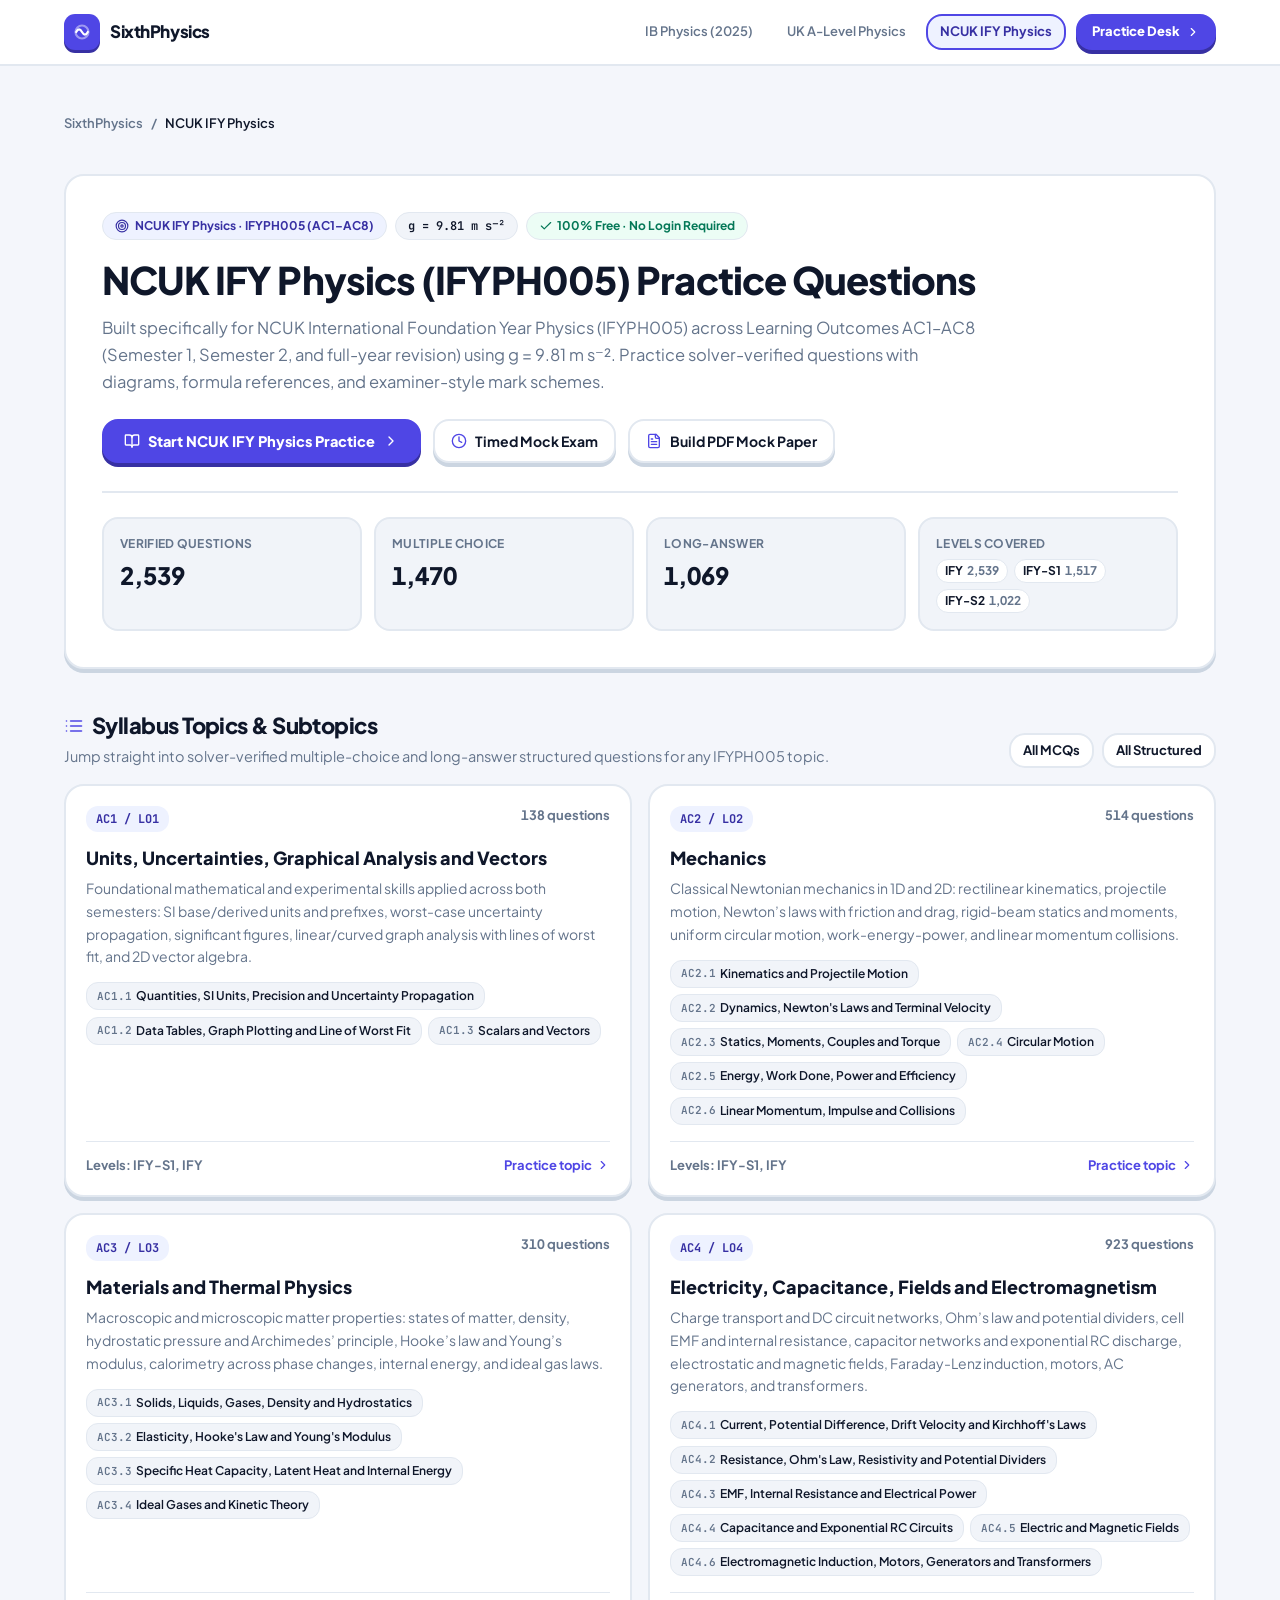
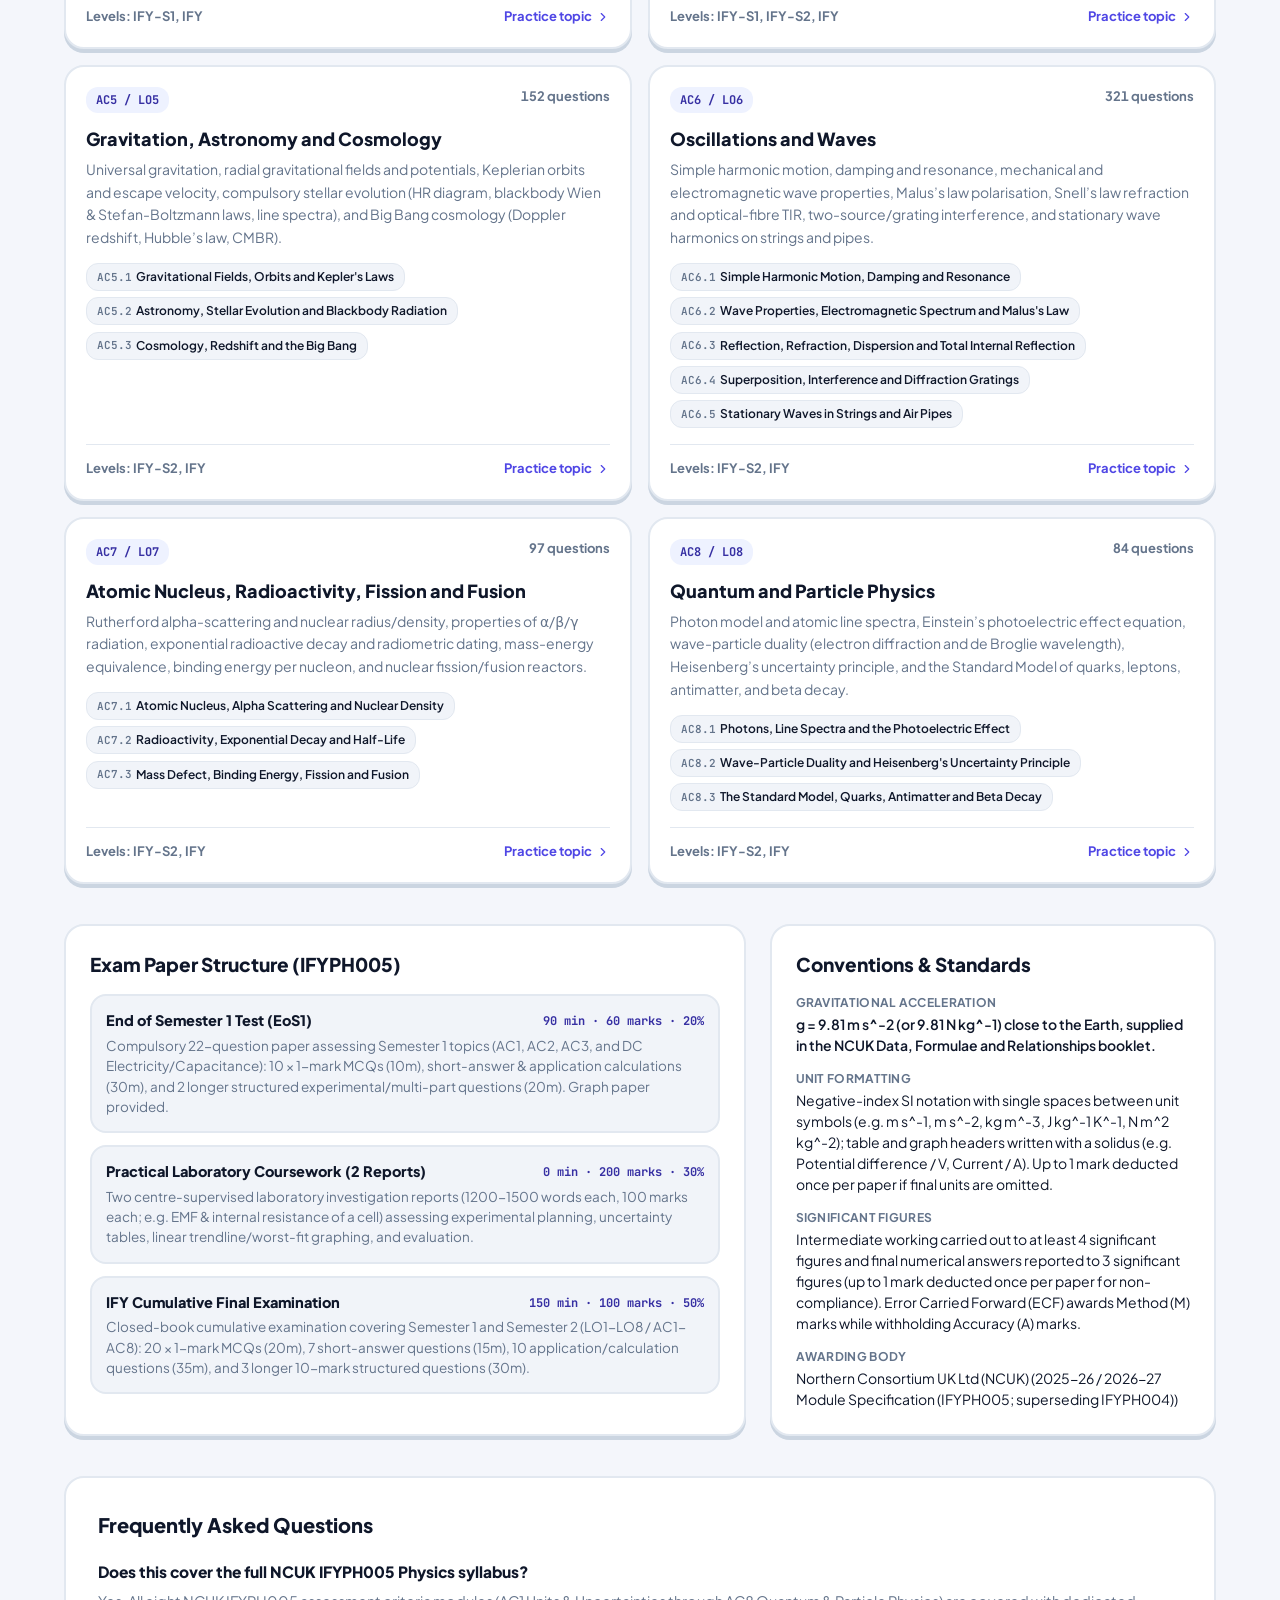
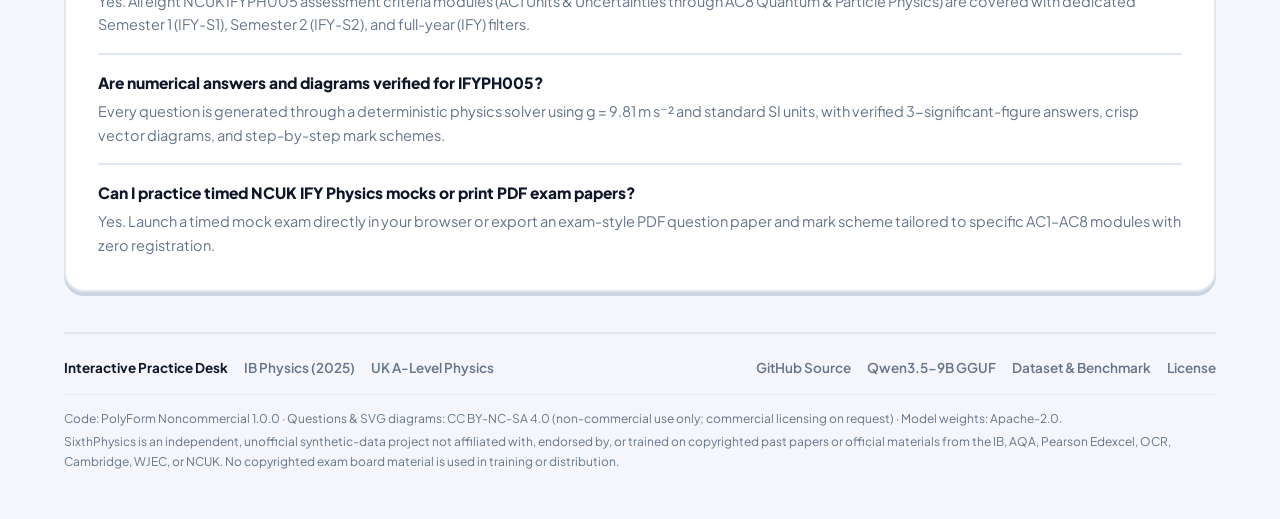
<file: ncuk-ify-physics/index.html>
<!DOCTYPE html><!--atx5guVS6rGTPDfzIfNlm--><html lang="en" class="__variable_34a125 __variable_060445"><head><meta charSet="utf-8"/><meta name="viewport" content="width=device-width, initial-scale=1"/><link rel="preload" href="/_next/static/media/a865edea076e0166-s.p.woff2" as="font" crossorigin="" type="font/woff2"/><link rel="preload" href="/_next/static/media/be6419ffe34f1ed7-s.p.woff2" as="font" crossorigin="" type="font/woff2"/><link rel="stylesheet" href="/_next/static/css/4f3440952aaa3202.css" data-precedence="next"/><link rel="stylesheet" href="/_next/static/css/5cb79188224f50b2.css" data-precedence="next"/><link rel="preload" as="script" fetchPriority="low" href="/_next/static/chunks/webpack-6eea2830d91bb348.js"/><script src="/_next/static/chunks/d211d2f8-f630552f25923db6.js" async=""></script><script src="/_next/static/chunks/911-cbd5ef8848467769.js" async=""></script><script src="/_next/static/chunks/main-app-29d82749610fad34.js" async=""></script><script src="/_next/static/chunks/779-c918f53d744d926e.js" async=""></script><script src="/_next/static/chunks/app/ncuk-ify-physics/page-dab57d2369f681a6.js" async=""></script><meta name="next-size-adjust" content=""/><meta name="theme-color" media="(prefers-color-scheme: light)" content="#F4F6FB"/><meta name="theme-color" media="(prefers-color-scheme: dark)" content="#0F1420"/><title>NCUK IFY Physics (IFYPH005) Practice Questions · Modules AC1–AC8 · SixthPhysics</title><meta name="description" content="Free NCUK International Foundation Year (IFY) Physics (IFYPH005) practice bank with 6,100+ solver-verified Semester 1 and Semester 2 MCQ and structured questions covering Modules AC1–AC8, worked solutions, and printable mock exams."/><meta name="application-name" content="SixthPhysics"/><link rel="manifest" href="/manifest.webmanifest"/><meta name="keywords" content="NCUK IFY Physics practice questions,IFYPH005 revision questions,NCUK International Foundation Year Physics,IFYPH005 past paper style questions,NCUK Physics Semester 1 Semester 2,NCUK Physics AC1 to AC8,NCUK Physics mock exam,free NCUK IFY Physics question bank"/><meta name="robots" content="index, follow"/><meta name="googlebot" content="index, follow, max-video-preview:-1, max-image-preview:large, max-snippet:-1"/><link rel="canonical" href="https://sixthphysics.co.uk/ncuk-ify-physics/"/><meta name="google-site-verification" content="a997HG73eOQgA1nnNDURa54ag3BrtqOsbhcPJybAvZs"/><meta property="og:title" content="NCUK IFY Physics (IFYPH005) Practice Questions · Modules AC1–AC8 · SixthPhysics"/><meta property="og:description" content="Free NCUK International Foundation Year (IFY) Physics (IFYPH005) practice bank with 6,100+ solver-verified Semester 1 and Semester 2 MCQ and structured questions covering Modules AC1–AC8, worked solutions, and printable mock exams."/><meta property="og:url" content="https://sixthphysics.co.uk/ncuk-ify-physics/"/><meta property="og:site_name" content="SixthPhysics"/><meta property="og:locale" content="en_GB"/><meta property="og:image" content="https://sixthphysics.co.uk/og-image.png"/><meta property="og:image:width" content="1440"/><meta property="og:image:height" content="900"/><meta property="og:image:alt" content="NCUK IFY Physics (IFYPH005) Practice Questions on SixthPhysics"/><meta property="og:type" content="website"/><meta name="twitter:card" content="summary_large_image"/><meta name="twitter:title" content="NCUK IFY Physics (IFYPH005) Practice Questions · Modules AC1–AC8 · SixthPhysics"/><meta name="twitter:description" content="Free NCUK International Foundation Year (IFY) Physics (IFYPH005) practice bank with 6,100+ solver-verified Semester 1 and Semester 2 MCQ and structured questions covering Modules AC1–AC8, worked solutions, and printable mock exams."/><meta name="twitter:image" content="https://sixthphysics.co.uk/og-image.png"/><link rel="icon" href="/favicon.ico" type="image/x-icon" sizes="16x16"/><link rel="icon" href="/icon.svg?33a87e0b443dca15" type="image/svg+xml" sizes="any"/><script>try{if(localStorage.getItem('sixthphysics.theme')==='dark'){document.documentElement.classList.add('dark');}else{document.documentElement.classList.remove('dark');}}catch(e){}</script><script src="/_next/static/chunks/polyfills-42372ed130431b0a.js" noModule=""></script></head><body class="min-h-screen bg-[var(--sp-bg)] font-sans text-[var(--sp-ink)] antialiased selection:bg-blue-500/20"><div hidden=""><!--$--><!--/$--></div><a href="#main-content" class="skip-link">Skip to main content</a><div class="min-h-screen bg-[var(--sp-bg)] text-[var(--sp-ink)]"><script type="application/ld+json">{"@context":"https://schema.org","@graph":[{"@type":"CollectionPage","@id":"https://sixthphysics.co.uk/ncuk-ify-physics/#webpage","url":"https://sixthphysics.co.uk/ncuk-ify-physics/","name":"NCUK IFY Physics (IFYPH005) Practice Questions","description":"Free NCUK International Foundation Year (IFY) Physics (IFYPH005) practice bank with 6,100+ solver-verified Semester 1 and Semester 2 MCQ and structured questions covering Modules AC1–AC8, worked solutions, and printable mock exams.","isPartOf":{"@id":"https://sixthphysics.co.uk/#website"},"inLanguage":"en","about":{"@type":"Course","name":"NCUK International Foundation Year (IFY) Physics","courseCode":"IFYPH005","provider":{"@type":"Organization","name":"Northern Consortium UK Ltd (NCUK)"}}},{"@type":"LearningResource","@id":"https://sixthphysics.co.uk/ncuk-ify-physics/#resource","name":"NCUK IFY Physics (IFYPH005) Practice Questions","description":"Free NCUK International Foundation Year (IFY) Physics (IFYPH005) practice bank with 6,100+ solver-verified Semester 1 and Semester 2 MCQ and structured questions covering Modules AC1–AC8, worked solutions, and printable mock exams.","url":"https://sixthphysics.co.uk/ncuk-ify-physics/","learningResourceType":"Practice problem set","educationalAlignment":{"@type":"AlignmentObject","alignmentType":"teaches","educationalFramework":"NCUK International Foundation Year (IFY) Physics","targetName":"IFYPH005"},"isAccessibleForFree":true,"license":"https://creativecommons.org/licenses/by-nc-sa/4.0/","inLanguage":"en","keywords":"NCUK IFY Physics practice questions, IFYPH005 revision questions, NCUK International Foundation Year Physics, IFYPH005 past paper style questions, NCUK Physics Semester 1 Semester 2, NCUK Physics AC1 to AC8, NCUK Physics mock exam, free NCUK IFY Physics question bank","numberOfItems":2539,"provider":{"@id":"https://sixthphysics.co.uk/#organization"}},{"@type":"BreadcrumbList","itemListElement":[{"@type":"ListItem","position":1,"name":"SixthPhysics","item":"https://sixthphysics.co.uk/"},{"@type":"ListItem","position":2,"name":"NCUK IFY Physics","item":"https://sixthphysics.co.uk/ncuk-ify-physics/"}]},{"@type":"FAQPage","mainEntity":[{"@type":"Question","name":"Does this cover the full NCUK IFYPH005 Physics syllabus?","acceptedAnswer":{"@type":"Answer","text":"Yes. All eight NCUK IFYPH005 assessment criteria modules (AC1 Units & Uncertainties through AC8 Quantum & Particle Physics) are covered with dedicated Semester 1 (IFY-S1), Semester 2 (IFY-S2), and full-year (IFY) filters."}},{"@type":"Question","name":"Are numerical answers and diagrams verified for IFYPH005?","acceptedAnswer":{"@type":"Answer","text":"Every question is generated through a deterministic physics solver using g = 9.81 m s⁻² and standard SI units, with verified 3-significant-figure answers, crisp vector diagrams, and step-by-step mark schemes."}},{"@type":"Question","name":"Can I practice timed NCUK IFY Physics mocks or print PDF exam papers?","acceptedAnswer":{"@type":"Answer","text":"Yes. Launch a timed mock exam directly in your browser or export an exam-style PDF question paper and mark scheme tailored to specific AC1–AC8 modules with zero registration."}}]}]}</script><header class="sticky top-0 z-30 border-b-2 border-[var(--sp-border)] bg-[var(--sp-surface)]/95 backdrop-blur-sm"><div class="mx-auto flex max-w-[1200px] flex-wrap items-center justify-between gap-3 px-4 py-3 sm:px-6"><a class="group inline-flex items-center gap-2.5 rounded-xl py-0.5 text-left" href="/"><span aria-hidden="true" class="inline-flex h-9 w-9 shrink-0 items-center justify-center rounded-[11px] bg-[var(--sp-accent)] text-white shadow-[0_3px_0_var(--sp-accent-lip)] transition-transform duration-100 group-hover:-translate-y-px"><svg viewBox="0 0 20 20" fill="none" class="h-5 w-5" stroke="currentColor" stroke-width="2.2" stroke-linecap="round" stroke-linejoin="round"><circle cx="10" cy="10" r="6.5" stroke-opacity="0.45"></circle><path d="M4.2 10c1.8-3.4 3.9-3.4 5.8 0s4 3.4 5.8 0"></path></svg></span><span class="text-[17px] font-extrabold tracking-tight text-[var(--sp-ink)]">SixthPhysics</span></a><nav aria-label="Syllabi" class="flex flex-wrap items-center gap-1.5"><a class="rounded-xl border-2 border-transparent px-3 py-1.5 text-[13px] font-semibold text-[var(--sp-muted)] transition-colors hover:border-[var(--sp-border)] hover:bg-[var(--sp-surface-subtle)] hover:text-[var(--sp-ink)]" href="/ib-physics/">IB Physics (2025)</a><a class="rounded-xl border-2 border-transparent px-3 py-1.5 text-[13px] font-semibold text-[var(--sp-muted)] transition-colors hover:border-[var(--sp-border)] hover:bg-[var(--sp-surface-subtle)] hover:text-[var(--sp-ink)]" href="/a-level-physics/">UK A-Level Physics</a><a aria-current="page" class="rounded-xl border-2 border-[var(--sp-accent)] bg-[var(--sp-accent-tint)] px-3 py-1.5 text-[13px] font-bold text-[var(--sp-accent-ink)]" href="/ncuk-ify-physics/">NCUK IFY Physics</a><a class="sp-key sp-key--primary ml-1 inline-flex h-9 items-center gap-1.5 rounded-xl px-3.5 text-[13px] font-extrabold" href="/?syllabus=ncuk">Practice Desk<svg xmlns="http://www.w3.org/2000/svg" width="24" height="24" viewBox="0 0 24 24" fill="none" stroke="currentColor" stroke-width="2" stroke-linecap="round" stroke-linejoin="round" class="lucide lucide-chevron-right h-3.5 w-3.5" aria-hidden="true"><path d="m9 18 6-6-6-6"></path></svg></a></nav></div></header><main id="main-content" class="mx-auto max-w-[1200px] space-y-10 px-4 py-8 sm:px-6 sm:py-12"><nav aria-label="Breadcrumb" class="flex items-center gap-2 text-[13px] font-semibold text-[var(--sp-muted)]"><a class="hover:text-[var(--sp-ink)]" href="/">SixthPhysics</a><span aria-hidden="true">/</span><span class="text-[var(--sp-ink)]">NCUK IFY Physics</span></nav><section class="sp-card p-6 sm:p-9"><div class="flex flex-wrap items-center gap-2"><span class="inline-flex items-center gap-1.5 rounded-full border border-[var(--sp-border)] bg-[var(--sp-accent-tint)] px-3 py-1 text-[12px] font-bold text-[var(--sp-accent-ink)]"><svg xmlns="http://www.w3.org/2000/svg" width="24" height="24" viewBox="0 0 24 24" fill="none" stroke="currentColor" stroke-width="2" stroke-linecap="round" stroke-linejoin="round" class="lucide lucide-target h-3.5 w-3.5" aria-hidden="true"><circle cx="12" cy="12" r="10"></circle><circle cx="12" cy="12" r="6"></circle><circle cx="12" cy="12" r="2"></circle></svg>NCUK IFY Physics · IFYPH005 (AC1–AC8)</span><span class="inline-flex items-center rounded-full border border-[var(--sp-border)] bg-[var(--sp-surface-subtle)] px-3 py-1 font-mono text-[12px] font-semibold text-[var(--sp-ink)]">g = 9.81 m s⁻²</span><span class="inline-flex items-center gap-1 rounded-full border border-[var(--sp-border)] bg-[var(--sp-success-tint)] px-3 py-1 text-[12px] font-bold text-[var(--sp-success-ink)]"><svg xmlns="http://www.w3.org/2000/svg" width="24" height="24" viewBox="0 0 24 24" fill="none" stroke="currentColor" stroke-width="2" stroke-linecap="round" stroke-linejoin="round" class="lucide lucide-check h-3.5 w-3.5" aria-hidden="true"><path d="M20 6 9 17l-5-5"></path></svg>100% Free · No Login Required</span></div><h1 class="mt-4 text-[28px] leading-tight font-extrabold tracking-tight text-[var(--sp-ink)] sm:text-[38px]">NCUK IFY Physics (IFYPH005) Practice Questions</h1><p class="mt-3 max-w-[74ch] text-[15.5px] leading-relaxed text-[var(--sp-muted)] sm:text-[16.5px]">Built specifically for NCUK International Foundation Year Physics (IFYPH005) across Learning Outcomes AC1–AC8 (Semester 1, Semester 2, and full-year revision) using g = 9.81 m s⁻². Practice solver-verified questions with diagrams, formula references, and examiner-style mark schemes.</p><div class="mt-6 flex flex-wrap items-center gap-3"><a class="sp-key sp-key--primary inline-flex h-11 items-center gap-2 rounded-2xl px-5 text-[14.5px] font-extrabold" href="/?syllabus=ncuk"><svg xmlns="http://www.w3.org/2000/svg" width="24" height="24" viewBox="0 0 24 24" fill="none" stroke="currentColor" stroke-width="2" stroke-linecap="round" stroke-linejoin="round" class="lucide lucide-book-open h-4 w-4" aria-hidden="true"><path d="M12 7v14"></path><path d="M3 18a1 1 0 0 1-1-1V4a1 1 0 0 1 1-1h5a4 4 0 0 1 4 4 4 4 0 0 1 4-4h5a1 1 0 0 1 1 1v13a1 1 0 0 1-1 1h-6a3 3 0 0 0-3 3 3 3 0 0 0-3-3z"></path></svg>Start <!-- -->NCUK IFY Physics<!-- --> Practice<svg xmlns="http://www.w3.org/2000/svg" width="24" height="24" viewBox="0 0 24 24" fill="none" stroke="currentColor" stroke-width="2" stroke-linecap="round" stroke-linejoin="round" class="lucide lucide-chevron-right h-4 w-4" aria-hidden="true"><path d="m9 18 6-6-6-6"></path></svg></a><a class="sp-key inline-flex h-11 items-center gap-2 rounded-2xl px-4 text-[14px] font-bold text-[var(--sp-ink)]" href="/?mode=mock&amp;syllabus=ncuk"><svg xmlns="http://www.w3.org/2000/svg" width="24" height="24" viewBox="0 0 24 24" fill="none" stroke="currentColor" stroke-width="2" stroke-linecap="round" stroke-linejoin="round" class="lucide lucide-clock h-4 w-4 text-[var(--sp-accent)]" aria-hidden="true"><path d="M12 6v6l4 2"></path><circle cx="12" cy="12" r="10"></circle></svg>Timed Mock Exam</a><a class="sp-key inline-flex h-11 items-center gap-2 rounded-2xl px-4 text-[14px] font-bold text-[var(--sp-ink)]" href="/?mode=pdf&amp;syllabus=ncuk"><svg xmlns="http://www.w3.org/2000/svg" width="24" height="24" viewBox="0 0 24 24" fill="none" stroke="currentColor" stroke-width="2" stroke-linecap="round" stroke-linejoin="round" class="lucide lucide-file-text h-4 w-4 text-[var(--sp-accent)]" aria-hidden="true"><path d="M15 2H6a2 2 0 0 0-2 2v16a2 2 0 0 0 2 2h12a2 2 0 0 0 2-2V7Z"></path><path d="M14 2v4a2 2 0 0 0 2 2h4"></path><path d="M10 9H8"></path><path d="M16 13H8"></path><path d="M16 17H8"></path></svg>Build PDF Mock Paper</a></div><dl class="mt-7 grid grid-cols-2 gap-3 border-t-2 border-[var(--sp-border)] pt-6 sm:grid-cols-4"><div class="rounded-2xl border-2 border-[var(--sp-border)] bg-[var(--sp-surface-subtle)] p-4"><dt class="text-[12px] font-bold tracking-wide text-[var(--sp-muted)] uppercase">Verified Questions</dt><dd class="mt-1 text-[24px] font-extrabold tabular-nums text-[var(--sp-ink)]">2,539</dd></div><div class="rounded-2xl border-2 border-[var(--sp-border)] bg-[var(--sp-surface-subtle)] p-4"><dt class="text-[12px] font-bold tracking-wide text-[var(--sp-muted)] uppercase">Multiple Choice</dt><dd class="mt-1 text-[24px] font-extrabold tabular-nums text-[var(--sp-ink)]">1,470</dd></div><div class="rounded-2xl border-2 border-[var(--sp-border)] bg-[var(--sp-surface-subtle)] p-4"><dt class="text-[12px] font-bold tracking-wide text-[var(--sp-muted)] uppercase">Long-Answer</dt><dd class="mt-1 text-[24px] font-extrabold tabular-nums text-[var(--sp-ink)]">1,069</dd></div><div class="rounded-2xl border-2 border-[var(--sp-border)] bg-[var(--sp-surface-subtle)] p-4"><dt class="text-[12px] font-bold tracking-wide text-[var(--sp-muted)] uppercase">Levels Covered</dt><dd class="mt-1.5 flex flex-wrap gap-1.5"><a class="inline-flex items-center gap-1 rounded-lg border border-[var(--sp-border)] bg-[var(--sp-surface)] px-2 py-0.5 text-[12px] font-bold text-[var(--sp-ink)] hover:border-[var(--sp-accent)]" href="/?syllabus=ncuk&amp;level=IFY"><span>IFY</span><span class="tabular-nums text-[var(--sp-muted)]">2,539</span></a><a class="inline-flex items-center gap-1 rounded-lg border border-[var(--sp-border)] bg-[var(--sp-surface)] px-2 py-0.5 text-[12px] font-bold text-[var(--sp-ink)] hover:border-[var(--sp-accent)]" href="/?syllabus=ncuk&amp;level=IFY-S1"><span>IFY-S1</span><span class="tabular-nums text-[var(--sp-muted)]">1,517</span></a><a class="inline-flex items-center gap-1 rounded-lg border border-[var(--sp-border)] bg-[var(--sp-surface)] px-2 py-0.5 text-[12px] font-bold text-[var(--sp-ink)] hover:border-[var(--sp-accent)]" href="/?syllabus=ncuk&amp;level=IFY-S2"><span>IFY-S2</span><span class="tabular-nums text-[var(--sp-muted)]">1,022</span></a></dd></div></dl></section><section aria-labelledby="topics-heading" class="space-y-4"><div class="flex flex-wrap items-end justify-between gap-2"><div><h2 id="topics-heading" class="flex items-center gap-2 text-[22px] font-extrabold tracking-tight text-[var(--sp-ink)]"><svg xmlns="http://www.w3.org/2000/svg" width="24" height="24" viewBox="0 0 24 24" fill="none" stroke="currentColor" stroke-width="2" stroke-linecap="round" stroke-linejoin="round" class="lucide lucide-list h-5 w-5 text-[var(--sp-accent)]" aria-hidden="true"><path d="M3 12h.01"></path><path d="M3 18h.01"></path><path d="M3 6h.01"></path><path d="M8 12h13"></path><path d="M8 18h13"></path><path d="M8 6h13"></path></svg>Syllabus Topics &amp; Subtopics</h2><p class="mt-1 text-[14.5px] text-[var(--sp-muted)]">Jump straight into solver-verified multiple-choice and long-answer structured questions for any<!-- --> <!-- -->IFYPH005<!-- --> topic.</p></div><div class="flex items-center gap-2 text-[13px] font-bold"><a class="rounded-xl border-2 border-[var(--sp-border)] bg-[var(--sp-surface)] px-3 py-1.5 text-[var(--sp-ink)] hover:border-[var(--sp-accent)]" href="/?syllabus=ncuk&amp;format=mcq">All MCQs</a><a class="rounded-xl border-2 border-[var(--sp-border)] bg-[var(--sp-surface)] px-3 py-1.5 text-[var(--sp-ink)] hover:border-[var(--sp-accent)]" href="/?syllabus=ncuk&amp;format=structured">All Structured</a></div></div><div class="grid grid-cols-1 gap-4 md:grid-cols-2"><article class="sp-card flex flex-col justify-between p-5"><div><div class="flex items-start justify-between gap-3"><span class="inline-flex rounded-lg bg-[var(--sp-accent-tint)] px-2.5 py-1 font-mono text-[12px] font-bold text-[var(--sp-accent-ink)]">AC1 / LO1</span><span class="text-[13px] font-bold tabular-nums text-[var(--sp-muted)]">138<!-- --> questions</span></div><h3 class="mt-3 text-[18px] font-extrabold text-[var(--sp-ink)]"><a class="hover:text-[var(--sp-accent)] hover:underline" href="/?syllabus=ncuk&amp;topic=ncuk-ac1">Units, Uncertainties, Graphical Analysis and Vectors</a></h3><p class="mt-1.5 text-[14px] leading-relaxed text-[var(--sp-muted)]">Foundational mathematical and experimental skills applied across both semesters: SI base/derived units and prefixes, worst-case uncertainty propagation, significant figures, linear/curved graph analysis with lines of worst fit, and 2D vector algebra.</p><ul class="mt-3.5 flex flex-wrap gap-1.5"><li><a class="inline-flex items-center gap-1 rounded-lg border border-[var(--sp-border)] bg-[var(--sp-surface-subtle)] px-2.5 py-1 text-[12px] font-semibold text-[var(--sp-ink)] transition-colors hover:border-[var(--sp-accent)] hover:text-[var(--sp-accent)]" href="/?syllabus=ncuk&amp;topic=ncuk-ac1&amp;subtopic=ncuk-ac1-1"><span class="font-mono text-[11px] text-[var(--sp-muted)]">AC1.1</span><span>Quantities, SI Units, Precision and Uncertainty Propagation</span></a></li><li><a class="inline-flex items-center gap-1 rounded-lg border border-[var(--sp-border)] bg-[var(--sp-surface-subtle)] px-2.5 py-1 text-[12px] font-semibold text-[var(--sp-ink)] transition-colors hover:border-[var(--sp-accent)] hover:text-[var(--sp-accent)]" href="/?syllabus=ncuk&amp;topic=ncuk-ac1&amp;subtopic=ncuk-ac1-2"><span class="font-mono text-[11px] text-[var(--sp-muted)]">AC1.2</span><span>Data Tables, Graph Plotting and Line of Worst Fit</span></a></li><li><a class="inline-flex items-center gap-1 rounded-lg border border-[var(--sp-border)] bg-[var(--sp-surface-subtle)] px-2.5 py-1 text-[12px] font-semibold text-[var(--sp-ink)] transition-colors hover:border-[var(--sp-accent)] hover:text-[var(--sp-accent)]" href="/?syllabus=ncuk&amp;topic=ncuk-ac1&amp;subtopic=ncuk-ac1-3"><span class="font-mono text-[11px] text-[var(--sp-muted)]">AC1.3</span><span>Scalars and Vectors</span></a></li></ul></div><div class="mt-4 flex items-center justify-between border-t border-[var(--sp-border)] pt-3.5 text-[13px] font-bold"><span class="text-[var(--sp-muted)]">Levels: <!-- -->IFY-S1, IFY</span><a class="inline-flex items-center gap-1 text-[var(--sp-accent)] hover:underline" href="/?syllabus=ncuk&amp;topic=ncuk-ac1">Practice topic<svg xmlns="http://www.w3.org/2000/svg" width="24" height="24" viewBox="0 0 24 24" fill="none" stroke="currentColor" stroke-width="2" stroke-linecap="round" stroke-linejoin="round" class="lucide lucide-chevron-right h-3.5 w-3.5" aria-hidden="true"><path d="m9 18 6-6-6-6"></path></svg></a></div></article><article class="sp-card flex flex-col justify-between p-5"><div><div class="flex items-start justify-between gap-3"><span class="inline-flex rounded-lg bg-[var(--sp-accent-tint)] px-2.5 py-1 font-mono text-[12px] font-bold text-[var(--sp-accent-ink)]">AC2 / LO2</span><span class="text-[13px] font-bold tabular-nums text-[var(--sp-muted)]">514<!-- --> questions</span></div><h3 class="mt-3 text-[18px] font-extrabold text-[var(--sp-ink)]"><a class="hover:text-[var(--sp-accent)] hover:underline" href="/?syllabus=ncuk&amp;topic=ncuk-ac2">Mechanics</a></h3><p class="mt-1.5 text-[14px] leading-relaxed text-[var(--sp-muted)]">Classical Newtonian mechanics in 1D and 2D: rectilinear kinematics, projectile motion, Newton’s laws with friction and drag, rigid-beam statics and moments, uniform circular motion, work-energy-power, and linear momentum collisions.</p><ul class="mt-3.5 flex flex-wrap gap-1.5"><li><a class="inline-flex items-center gap-1 rounded-lg border border-[var(--sp-border)] bg-[var(--sp-surface-subtle)] px-2.5 py-1 text-[12px] font-semibold text-[var(--sp-ink)] transition-colors hover:border-[var(--sp-accent)] hover:text-[var(--sp-accent)]" href="/?syllabus=ncuk&amp;topic=ncuk-ac2&amp;subtopic=ncuk-ac2-1"><span class="font-mono text-[11px] text-[var(--sp-muted)]">AC2.1</span><span>Kinematics and Projectile Motion</span></a></li><li><a class="inline-flex items-center gap-1 rounded-lg border border-[var(--sp-border)] bg-[var(--sp-surface-subtle)] px-2.5 py-1 text-[12px] font-semibold text-[var(--sp-ink)] transition-colors hover:border-[var(--sp-accent)] hover:text-[var(--sp-accent)]" href="/?syllabus=ncuk&amp;topic=ncuk-ac2&amp;subtopic=ncuk-ac2-2"><span class="font-mono text-[11px] text-[var(--sp-muted)]">AC2.2</span><span>Dynamics, Newton&#x27;s Laws and Terminal Velocity</span></a></li><li><a class="inline-flex items-center gap-1 rounded-lg border border-[var(--sp-border)] bg-[var(--sp-surface-subtle)] px-2.5 py-1 text-[12px] font-semibold text-[var(--sp-ink)] transition-colors hover:border-[var(--sp-accent)] hover:text-[var(--sp-accent)]" href="/?syllabus=ncuk&amp;topic=ncuk-ac2&amp;subtopic=ncuk-ac2-3"><span class="font-mono text-[11px] text-[var(--sp-muted)]">AC2.3</span><span>Statics, Moments, Couples and Torque</span></a></li><li><a class="inline-flex items-center gap-1 rounded-lg border border-[var(--sp-border)] bg-[var(--sp-surface-subtle)] px-2.5 py-1 text-[12px] font-semibold text-[var(--sp-ink)] transition-colors hover:border-[var(--sp-accent)] hover:text-[var(--sp-accent)]" href="/?syllabus=ncuk&amp;topic=ncuk-ac2&amp;subtopic=ncuk-ac2-4"><span class="font-mono text-[11px] text-[var(--sp-muted)]">AC2.4</span><span>Circular Motion</span></a></li><li><a class="inline-flex items-center gap-1 rounded-lg border border-[var(--sp-border)] bg-[var(--sp-surface-subtle)] px-2.5 py-1 text-[12px] font-semibold text-[var(--sp-ink)] transition-colors hover:border-[var(--sp-accent)] hover:text-[var(--sp-accent)]" href="/?syllabus=ncuk&amp;topic=ncuk-ac2&amp;subtopic=ncuk-ac2-5"><span class="font-mono text-[11px] text-[var(--sp-muted)]">AC2.5</span><span>Energy, Work Done, Power and Efficiency</span></a></li><li><a class="inline-flex items-center gap-1 rounded-lg border border-[var(--sp-border)] bg-[var(--sp-surface-subtle)] px-2.5 py-1 text-[12px] font-semibold text-[var(--sp-ink)] transition-colors hover:border-[var(--sp-accent)] hover:text-[var(--sp-accent)]" href="/?syllabus=ncuk&amp;topic=ncuk-ac2&amp;subtopic=ncuk-ac2-6"><span class="font-mono text-[11px] text-[var(--sp-muted)]">AC2.6</span><span>Linear Momentum, Impulse and Collisions</span></a></li></ul></div><div class="mt-4 flex items-center justify-between border-t border-[var(--sp-border)] pt-3.5 text-[13px] font-bold"><span class="text-[var(--sp-muted)]">Levels: <!-- -->IFY-S1, IFY</span><a class="inline-flex items-center gap-1 text-[var(--sp-accent)] hover:underline" href="/?syllabus=ncuk&amp;topic=ncuk-ac2">Practice topic<svg xmlns="http://www.w3.org/2000/svg" width="24" height="24" viewBox="0 0 24 24" fill="none" stroke="currentColor" stroke-width="2" stroke-linecap="round" stroke-linejoin="round" class="lucide lucide-chevron-right h-3.5 w-3.5" aria-hidden="true"><path d="m9 18 6-6-6-6"></path></svg></a></div></article><article class="sp-card flex flex-col justify-between p-5"><div><div class="flex items-start justify-between gap-3"><span class="inline-flex rounded-lg bg-[var(--sp-accent-tint)] px-2.5 py-1 font-mono text-[12px] font-bold text-[var(--sp-accent-ink)]">AC3 / LO3</span><span class="text-[13px] font-bold tabular-nums text-[var(--sp-muted)]">310<!-- --> questions</span></div><h3 class="mt-3 text-[18px] font-extrabold text-[var(--sp-ink)]"><a class="hover:text-[var(--sp-accent)] hover:underline" href="/?syllabus=ncuk&amp;topic=ncuk-ac3">Materials and Thermal Physics</a></h3><p class="mt-1.5 text-[14px] leading-relaxed text-[var(--sp-muted)]">Macroscopic and microscopic matter properties: states of matter, density, hydrostatic pressure and Archimedes’ principle, Hooke’s law and Young’s modulus, calorimetry across phase changes, internal energy, and ideal gas laws.</p><ul class="mt-3.5 flex flex-wrap gap-1.5"><li><a class="inline-flex items-center gap-1 rounded-lg border border-[var(--sp-border)] bg-[var(--sp-surface-subtle)] px-2.5 py-1 text-[12px] font-semibold text-[var(--sp-ink)] transition-colors hover:border-[var(--sp-accent)] hover:text-[var(--sp-accent)]" href="/?syllabus=ncuk&amp;topic=ncuk-ac3&amp;subtopic=ncuk-ac3-1"><span class="font-mono text-[11px] text-[var(--sp-muted)]">AC3.1</span><span>Solids, Liquids, Gases, Density and Hydrostatics</span></a></li><li><a class="inline-flex items-center gap-1 rounded-lg border border-[var(--sp-border)] bg-[var(--sp-surface-subtle)] px-2.5 py-1 text-[12px] font-semibold text-[var(--sp-ink)] transition-colors hover:border-[var(--sp-accent)] hover:text-[var(--sp-accent)]" href="/?syllabus=ncuk&amp;topic=ncuk-ac3&amp;subtopic=ncuk-ac3-2"><span class="font-mono text-[11px] text-[var(--sp-muted)]">AC3.2</span><span>Elasticity, Hooke&#x27;s Law and Young&#x27;s Modulus</span></a></li><li><a class="inline-flex items-center gap-1 rounded-lg border border-[var(--sp-border)] bg-[var(--sp-surface-subtle)] px-2.5 py-1 text-[12px] font-semibold text-[var(--sp-ink)] transition-colors hover:border-[var(--sp-accent)] hover:text-[var(--sp-accent)]" href="/?syllabus=ncuk&amp;topic=ncuk-ac3&amp;subtopic=ncuk-ac3-3"><span class="font-mono text-[11px] text-[var(--sp-muted)]">AC3.3</span><span>Specific Heat Capacity, Latent Heat and Internal Energy</span></a></li><li><a class="inline-flex items-center gap-1 rounded-lg border border-[var(--sp-border)] bg-[var(--sp-surface-subtle)] px-2.5 py-1 text-[12px] font-semibold text-[var(--sp-ink)] transition-colors hover:border-[var(--sp-accent)] hover:text-[var(--sp-accent)]" href="/?syllabus=ncuk&amp;topic=ncuk-ac3&amp;subtopic=ncuk-ac3-4"><span class="font-mono text-[11px] text-[var(--sp-muted)]">AC3.4</span><span>Ideal Gases and Kinetic Theory</span></a></li></ul></div><div class="mt-4 flex items-center justify-between border-t border-[var(--sp-border)] pt-3.5 text-[13px] font-bold"><span class="text-[var(--sp-muted)]">Levels: <!-- -->IFY-S1, IFY</span><a class="inline-flex items-center gap-1 text-[var(--sp-accent)] hover:underline" href="/?syllabus=ncuk&amp;topic=ncuk-ac3">Practice topic<svg xmlns="http://www.w3.org/2000/svg" width="24" height="24" viewBox="0 0 24 24" fill="none" stroke="currentColor" stroke-width="2" stroke-linecap="round" stroke-linejoin="round" class="lucide lucide-chevron-right h-3.5 w-3.5" aria-hidden="true"><path d="m9 18 6-6-6-6"></path></svg></a></div></article><article class="sp-card flex flex-col justify-between p-5"><div><div class="flex items-start justify-between gap-3"><span class="inline-flex rounded-lg bg-[var(--sp-accent-tint)] px-2.5 py-1 font-mono text-[12px] font-bold text-[var(--sp-accent-ink)]">AC4 / LO4</span><span class="text-[13px] font-bold tabular-nums text-[var(--sp-muted)]">923<!-- --> questions</span></div><h3 class="mt-3 text-[18px] font-extrabold text-[var(--sp-ink)]"><a class="hover:text-[var(--sp-accent)] hover:underline" href="/?syllabus=ncuk&amp;topic=ncuk-ac4">Electricity, Capacitance, Fields and Electromagnetism</a></h3><p class="mt-1.5 text-[14px] leading-relaxed text-[var(--sp-muted)]">Charge transport and DC circuit networks, Ohm’s law and potential dividers, cell EMF and internal resistance, capacitor networks and exponential RC discharge, electrostatic and magnetic fields, Faraday-Lenz induction, motors, AC generators, and transformers.</p><ul class="mt-3.5 flex flex-wrap gap-1.5"><li><a class="inline-flex items-center gap-1 rounded-lg border border-[var(--sp-border)] bg-[var(--sp-surface-subtle)] px-2.5 py-1 text-[12px] font-semibold text-[var(--sp-ink)] transition-colors hover:border-[var(--sp-accent)] hover:text-[var(--sp-accent)]" href="/?syllabus=ncuk&amp;topic=ncuk-ac4&amp;subtopic=ncuk-ac4-1"><span class="font-mono text-[11px] text-[var(--sp-muted)]">AC4.1</span><span>Current, Potential Difference, Drift Velocity and Kirchhoff&#x27;s Laws</span></a></li><li><a class="inline-flex items-center gap-1 rounded-lg border border-[var(--sp-border)] bg-[var(--sp-surface-subtle)] px-2.5 py-1 text-[12px] font-semibold text-[var(--sp-ink)] transition-colors hover:border-[var(--sp-accent)] hover:text-[var(--sp-accent)]" href="/?syllabus=ncuk&amp;topic=ncuk-ac4&amp;subtopic=ncuk-ac4-2"><span class="font-mono text-[11px] text-[var(--sp-muted)]">AC4.2</span><span>Resistance, Ohm&#x27;s Law, Resistivity and Potential Dividers</span></a></li><li><a class="inline-flex items-center gap-1 rounded-lg border border-[var(--sp-border)] bg-[var(--sp-surface-subtle)] px-2.5 py-1 text-[12px] font-semibold text-[var(--sp-ink)] transition-colors hover:border-[var(--sp-accent)] hover:text-[var(--sp-accent)]" href="/?syllabus=ncuk&amp;topic=ncuk-ac4&amp;subtopic=ncuk-ac4-3"><span class="font-mono text-[11px] text-[var(--sp-muted)]">AC4.3</span><span>EMF, Internal Resistance and Electrical Power</span></a></li><li><a class="inline-flex items-center gap-1 rounded-lg border border-[var(--sp-border)] bg-[var(--sp-surface-subtle)] px-2.5 py-1 text-[12px] font-semibold text-[var(--sp-ink)] transition-colors hover:border-[var(--sp-accent)] hover:text-[var(--sp-accent)]" href="/?syllabus=ncuk&amp;topic=ncuk-ac4&amp;subtopic=ncuk-ac4-4"><span class="font-mono text-[11px] text-[var(--sp-muted)]">AC4.4</span><span>Capacitance and Exponential RC Circuits</span></a></li><li><a class="inline-flex items-center gap-1 rounded-lg border border-[var(--sp-border)] bg-[var(--sp-surface-subtle)] px-2.5 py-1 text-[12px] font-semibold text-[var(--sp-ink)] transition-colors hover:border-[var(--sp-accent)] hover:text-[var(--sp-accent)]" href="/?syllabus=ncuk&amp;topic=ncuk-ac4&amp;subtopic=ncuk-ac4-5"><span class="font-mono text-[11px] text-[var(--sp-muted)]">AC4.5</span><span>Electric and Magnetic Fields</span></a></li><li><a class="inline-flex items-center gap-1 rounded-lg border border-[var(--sp-border)] bg-[var(--sp-surface-subtle)] px-2.5 py-1 text-[12px] font-semibold text-[var(--sp-ink)] transition-colors hover:border-[var(--sp-accent)] hover:text-[var(--sp-accent)]" href="/?syllabus=ncuk&amp;topic=ncuk-ac4&amp;subtopic=ncuk-ac4-6"><span class="font-mono text-[11px] text-[var(--sp-muted)]">AC4.6</span><span>Electromagnetic Induction, Motors, Generators and Transformers</span></a></li></ul></div><div class="mt-4 flex items-center justify-between border-t border-[var(--sp-border)] pt-3.5 text-[13px] font-bold"><span class="text-[var(--sp-muted)]">Levels: <!-- -->IFY-S1, IFY-S2, IFY</span><a class="inline-flex items-center gap-1 text-[var(--sp-accent)] hover:underline" href="/?syllabus=ncuk&amp;topic=ncuk-ac4">Practice topic<svg xmlns="http://www.w3.org/2000/svg" width="24" height="24" viewBox="0 0 24 24" fill="none" stroke="currentColor" stroke-width="2" stroke-linecap="round" stroke-linejoin="round" class="lucide lucide-chevron-right h-3.5 w-3.5" aria-hidden="true"><path d="m9 18 6-6-6-6"></path></svg></a></div></article><article class="sp-card flex flex-col justify-between p-5"><div><div class="flex items-start justify-between gap-3"><span class="inline-flex rounded-lg bg-[var(--sp-accent-tint)] px-2.5 py-1 font-mono text-[12px] font-bold text-[var(--sp-accent-ink)]">AC5 / LO5</span><span class="text-[13px] font-bold tabular-nums text-[var(--sp-muted)]">152<!-- --> questions</span></div><h3 class="mt-3 text-[18px] font-extrabold text-[var(--sp-ink)]"><a class="hover:text-[var(--sp-accent)] hover:underline" href="/?syllabus=ncuk&amp;topic=ncuk-ac5">Gravitation, Astronomy and Cosmology</a></h3><p class="mt-1.5 text-[14px] leading-relaxed text-[var(--sp-muted)]">Universal gravitation, radial gravitational fields and potentials, Keplerian orbits and escape velocity, compulsory stellar evolution (HR diagram, blackbody Wien &amp; Stefan-Boltzmann laws, line spectra), and Big Bang cosmology (Doppler redshift, Hubble’s law, CMBR).</p><ul class="mt-3.5 flex flex-wrap gap-1.5"><li><a class="inline-flex items-center gap-1 rounded-lg border border-[var(--sp-border)] bg-[var(--sp-surface-subtle)] px-2.5 py-1 text-[12px] font-semibold text-[var(--sp-ink)] transition-colors hover:border-[var(--sp-accent)] hover:text-[var(--sp-accent)]" href="/?syllabus=ncuk&amp;topic=ncuk-ac5&amp;subtopic=ncuk-ac5-1"><span class="font-mono text-[11px] text-[var(--sp-muted)]">AC5.1</span><span>Gravitational Fields, Orbits and Kepler&#x27;s Laws</span></a></li><li><a class="inline-flex items-center gap-1 rounded-lg border border-[var(--sp-border)] bg-[var(--sp-surface-subtle)] px-2.5 py-1 text-[12px] font-semibold text-[var(--sp-ink)] transition-colors hover:border-[var(--sp-accent)] hover:text-[var(--sp-accent)]" href="/?syllabus=ncuk&amp;topic=ncuk-ac5&amp;subtopic=ncuk-ac5-2"><span class="font-mono text-[11px] text-[var(--sp-muted)]">AC5.2</span><span>Astronomy, Stellar Evolution and Blackbody Radiation</span></a></li><li><a class="inline-flex items-center gap-1 rounded-lg border border-[var(--sp-border)] bg-[var(--sp-surface-subtle)] px-2.5 py-1 text-[12px] font-semibold text-[var(--sp-ink)] transition-colors hover:border-[var(--sp-accent)] hover:text-[var(--sp-accent)]" href="/?syllabus=ncuk&amp;topic=ncuk-ac5&amp;subtopic=ncuk-ac5-3"><span class="font-mono text-[11px] text-[var(--sp-muted)]">AC5.3</span><span>Cosmology, Redshift and the Big Bang</span></a></li></ul></div><div class="mt-4 flex items-center justify-between border-t border-[var(--sp-border)] pt-3.5 text-[13px] font-bold"><span class="text-[var(--sp-muted)]">Levels: <!-- -->IFY-S2, IFY</span><a class="inline-flex items-center gap-1 text-[var(--sp-accent)] hover:underline" href="/?syllabus=ncuk&amp;topic=ncuk-ac5">Practice topic<svg xmlns="http://www.w3.org/2000/svg" width="24" height="24" viewBox="0 0 24 24" fill="none" stroke="currentColor" stroke-width="2" stroke-linecap="round" stroke-linejoin="round" class="lucide lucide-chevron-right h-3.5 w-3.5" aria-hidden="true"><path d="m9 18 6-6-6-6"></path></svg></a></div></article><article class="sp-card flex flex-col justify-between p-5"><div><div class="flex items-start justify-between gap-3"><span class="inline-flex rounded-lg bg-[var(--sp-accent-tint)] px-2.5 py-1 font-mono text-[12px] font-bold text-[var(--sp-accent-ink)]">AC6 / LO6</span><span class="text-[13px] font-bold tabular-nums text-[var(--sp-muted)]">321<!-- --> questions</span></div><h3 class="mt-3 text-[18px] font-extrabold text-[var(--sp-ink)]"><a class="hover:text-[var(--sp-accent)] hover:underline" href="/?syllabus=ncuk&amp;topic=ncuk-ac6">Oscillations and Waves</a></h3><p class="mt-1.5 text-[14px] leading-relaxed text-[var(--sp-muted)]">Simple harmonic motion, damping and resonance, mechanical and electromagnetic wave properties, Malus’s law polarisation, Snell’s law refraction and optical-fibre TIR, two-source/grating interference, and stationary wave harmonics on strings and pipes.</p><ul class="mt-3.5 flex flex-wrap gap-1.5"><li><a class="inline-flex items-center gap-1 rounded-lg border border-[var(--sp-border)] bg-[var(--sp-surface-subtle)] px-2.5 py-1 text-[12px] font-semibold text-[var(--sp-ink)] transition-colors hover:border-[var(--sp-accent)] hover:text-[var(--sp-accent)]" href="/?syllabus=ncuk&amp;topic=ncuk-ac6&amp;subtopic=ncuk-ac6-1"><span class="font-mono text-[11px] text-[var(--sp-muted)]">AC6.1</span><span>Simple Harmonic Motion, Damping and Resonance</span></a></li><li><a class="inline-flex items-center gap-1 rounded-lg border border-[var(--sp-border)] bg-[var(--sp-surface-subtle)] px-2.5 py-1 text-[12px] font-semibold text-[var(--sp-ink)] transition-colors hover:border-[var(--sp-accent)] hover:text-[var(--sp-accent)]" href="/?syllabus=ncuk&amp;topic=ncuk-ac6&amp;subtopic=ncuk-ac6-2"><span class="font-mono text-[11px] text-[var(--sp-muted)]">AC6.2</span><span>Wave Properties, Electromagnetic Spectrum and Malus&#x27;s Law</span></a></li><li><a class="inline-flex items-center gap-1 rounded-lg border border-[var(--sp-border)] bg-[var(--sp-surface-subtle)] px-2.5 py-1 text-[12px] font-semibold text-[var(--sp-ink)] transition-colors hover:border-[var(--sp-accent)] hover:text-[var(--sp-accent)]" href="/?syllabus=ncuk&amp;topic=ncuk-ac6&amp;subtopic=ncuk-ac6-3"><span class="font-mono text-[11px] text-[var(--sp-muted)]">AC6.3</span><span>Reflection, Refraction, Dispersion and Total Internal Reflection</span></a></li><li><a class="inline-flex items-center gap-1 rounded-lg border border-[var(--sp-border)] bg-[var(--sp-surface-subtle)] px-2.5 py-1 text-[12px] font-semibold text-[var(--sp-ink)] transition-colors hover:border-[var(--sp-accent)] hover:text-[var(--sp-accent)]" href="/?syllabus=ncuk&amp;topic=ncuk-ac6&amp;subtopic=ncuk-ac6-4"><span class="font-mono text-[11px] text-[var(--sp-muted)]">AC6.4</span><span>Superposition, Interference and Diffraction Gratings</span></a></li><li><a class="inline-flex items-center gap-1 rounded-lg border border-[var(--sp-border)] bg-[var(--sp-surface-subtle)] px-2.5 py-1 text-[12px] font-semibold text-[var(--sp-ink)] transition-colors hover:border-[var(--sp-accent)] hover:text-[var(--sp-accent)]" href="/?syllabus=ncuk&amp;topic=ncuk-ac6&amp;subtopic=ncuk-ac6-5"><span class="font-mono text-[11px] text-[var(--sp-muted)]">AC6.5</span><span>Stationary Waves in Strings and Air Pipes</span></a></li></ul></div><div class="mt-4 flex items-center justify-between border-t border-[var(--sp-border)] pt-3.5 text-[13px] font-bold"><span class="text-[var(--sp-muted)]">Levels: <!-- -->IFY-S2, IFY</span><a class="inline-flex items-center gap-1 text-[var(--sp-accent)] hover:underline" href="/?syllabus=ncuk&amp;topic=ncuk-ac6">Practice topic<svg xmlns="http://www.w3.org/2000/svg" width="24" height="24" viewBox="0 0 24 24" fill="none" stroke="currentColor" stroke-width="2" stroke-linecap="round" stroke-linejoin="round" class="lucide lucide-chevron-right h-3.5 w-3.5" aria-hidden="true"><path d="m9 18 6-6-6-6"></path></svg></a></div></article><article class="sp-card flex flex-col justify-between p-5"><div><div class="flex items-start justify-between gap-3"><span class="inline-flex rounded-lg bg-[var(--sp-accent-tint)] px-2.5 py-1 font-mono text-[12px] font-bold text-[var(--sp-accent-ink)]">AC7 / LO7</span><span class="text-[13px] font-bold tabular-nums text-[var(--sp-muted)]">97<!-- --> questions</span></div><h3 class="mt-3 text-[18px] font-extrabold text-[var(--sp-ink)]"><a class="hover:text-[var(--sp-accent)] hover:underline" href="/?syllabus=ncuk&amp;topic=ncuk-ac7">Atomic Nucleus, Radioactivity, Fission and Fusion</a></h3><p class="mt-1.5 text-[14px] leading-relaxed text-[var(--sp-muted)]">Rutherford alpha-scattering and nuclear radius/density, properties of α/β/γ radiation, exponential radioactive decay and radiometric dating, mass-energy equivalence, binding energy per nucleon, and nuclear fission/fusion reactors.</p><ul class="mt-3.5 flex flex-wrap gap-1.5"><li><a class="inline-flex items-center gap-1 rounded-lg border border-[var(--sp-border)] bg-[var(--sp-surface-subtle)] px-2.5 py-1 text-[12px] font-semibold text-[var(--sp-ink)] transition-colors hover:border-[var(--sp-accent)] hover:text-[var(--sp-accent)]" href="/?syllabus=ncuk&amp;topic=ncuk-ac7&amp;subtopic=ncuk-ac7-1"><span class="font-mono text-[11px] text-[var(--sp-muted)]">AC7.1</span><span>Atomic Nucleus, Alpha Scattering and Nuclear Density</span></a></li><li><a class="inline-flex items-center gap-1 rounded-lg border border-[var(--sp-border)] bg-[var(--sp-surface-subtle)] px-2.5 py-1 text-[12px] font-semibold text-[var(--sp-ink)] transition-colors hover:border-[var(--sp-accent)] hover:text-[var(--sp-accent)]" href="/?syllabus=ncuk&amp;topic=ncuk-ac7&amp;subtopic=ncuk-ac7-2"><span class="font-mono text-[11px] text-[var(--sp-muted)]">AC7.2</span><span>Radioactivity, Exponential Decay and Half-Life</span></a></li><li><a class="inline-flex items-center gap-1 rounded-lg border border-[var(--sp-border)] bg-[var(--sp-surface-subtle)] px-2.5 py-1 text-[12px] font-semibold text-[var(--sp-ink)] transition-colors hover:border-[var(--sp-accent)] hover:text-[var(--sp-accent)]" href="/?syllabus=ncuk&amp;topic=ncuk-ac7&amp;subtopic=ncuk-ac7-3"><span class="font-mono text-[11px] text-[var(--sp-muted)]">AC7.3</span><span>Mass Defect, Binding Energy, Fission and Fusion</span></a></li></ul></div><div class="mt-4 flex items-center justify-between border-t border-[var(--sp-border)] pt-3.5 text-[13px] font-bold"><span class="text-[var(--sp-muted)]">Levels: <!-- -->IFY-S2, IFY</span><a class="inline-flex items-center gap-1 text-[var(--sp-accent)] hover:underline" href="/?syllabus=ncuk&amp;topic=ncuk-ac7">Practice topic<svg xmlns="http://www.w3.org/2000/svg" width="24" height="24" viewBox="0 0 24 24" fill="none" stroke="currentColor" stroke-width="2" stroke-linecap="round" stroke-linejoin="round" class="lucide lucide-chevron-right h-3.5 w-3.5" aria-hidden="true"><path d="m9 18 6-6-6-6"></path></svg></a></div></article><article class="sp-card flex flex-col justify-between p-5"><div><div class="flex items-start justify-between gap-3"><span class="inline-flex rounded-lg bg-[var(--sp-accent-tint)] px-2.5 py-1 font-mono text-[12px] font-bold text-[var(--sp-accent-ink)]">AC8 / LO8</span><span class="text-[13px] font-bold tabular-nums text-[var(--sp-muted)]">84<!-- --> questions</span></div><h3 class="mt-3 text-[18px] font-extrabold text-[var(--sp-ink)]"><a class="hover:text-[var(--sp-accent)] hover:underline" href="/?syllabus=ncuk&amp;topic=ncuk-ac8">Quantum and Particle Physics</a></h3><p class="mt-1.5 text-[14px] leading-relaxed text-[var(--sp-muted)]">Photon model and atomic line spectra, Einstein’s photoelectric effect equation, wave-particle duality (electron diffraction and de Broglie wavelength), Heisenberg’s uncertainty principle, and the Standard Model of quarks, leptons, antimatter, and beta decay.</p><ul class="mt-3.5 flex flex-wrap gap-1.5"><li><a class="inline-flex items-center gap-1 rounded-lg border border-[var(--sp-border)] bg-[var(--sp-surface-subtle)] px-2.5 py-1 text-[12px] font-semibold text-[var(--sp-ink)] transition-colors hover:border-[var(--sp-accent)] hover:text-[var(--sp-accent)]" href="/?syllabus=ncuk&amp;topic=ncuk-ac8&amp;subtopic=ncuk-ac8-1"><span class="font-mono text-[11px] text-[var(--sp-muted)]">AC8.1</span><span>Photons, Line Spectra and the Photoelectric Effect</span></a></li><li><a class="inline-flex items-center gap-1 rounded-lg border border-[var(--sp-border)] bg-[var(--sp-surface-subtle)] px-2.5 py-1 text-[12px] font-semibold text-[var(--sp-ink)] transition-colors hover:border-[var(--sp-accent)] hover:text-[var(--sp-accent)]" href="/?syllabus=ncuk&amp;topic=ncuk-ac8&amp;subtopic=ncuk-ac8-2"><span class="font-mono text-[11px] text-[var(--sp-muted)]">AC8.2</span><span>Wave-Particle Duality and Heisenberg&#x27;s Uncertainty Principle</span></a></li><li><a class="inline-flex items-center gap-1 rounded-lg border border-[var(--sp-border)] bg-[var(--sp-surface-subtle)] px-2.5 py-1 text-[12px] font-semibold text-[var(--sp-ink)] transition-colors hover:border-[var(--sp-accent)] hover:text-[var(--sp-accent)]" href="/?syllabus=ncuk&amp;topic=ncuk-ac8&amp;subtopic=ncuk-ac8-3"><span class="font-mono text-[11px] text-[var(--sp-muted)]">AC8.3</span><span>The Standard Model, Quarks, Antimatter and Beta Decay</span></a></li></ul></div><div class="mt-4 flex items-center justify-between border-t border-[var(--sp-border)] pt-3.5 text-[13px] font-bold"><span class="text-[var(--sp-muted)]">Levels: <!-- -->IFY-S2, IFY</span><a class="inline-flex items-center gap-1 text-[var(--sp-accent)] hover:underline" href="/?syllabus=ncuk&amp;topic=ncuk-ac8">Practice topic<svg xmlns="http://www.w3.org/2000/svg" width="24" height="24" viewBox="0 0 24 24" fill="none" stroke="currentColor" stroke-width="2" stroke-linecap="round" stroke-linejoin="round" class="lucide lucide-chevron-right h-3.5 w-3.5" aria-hidden="true"><path d="m9 18 6-6-6-6"></path></svg></a></div></article></div></section><section aria-labelledby="assessment-heading" class="grid grid-cols-1 gap-6 lg:grid-cols-5"><div class="sp-card p-6 lg:col-span-3"><h2 id="assessment-heading" class="text-[19px] font-extrabold text-[var(--sp-ink)]">Exam Paper Structure (<!-- -->IFYPH005<!-- -->)</h2><div class="mt-4 space-y-3"><div class="rounded-xl border-2 border-[var(--sp-border)] bg-[var(--sp-surface-subtle)] p-3.5"><div class="flex flex-wrap items-center justify-between gap-2"><h3 class="text-[14.5px] font-extrabold text-[var(--sp-ink)]">End of Semester 1 Test (EoS1)</h3><span class="font-mono text-[12px] font-bold text-[var(--sp-accent-ink)]">90 min<!-- --> · <!-- -->60<!-- --> marks ·<!-- --> <!-- -->20<!-- -->%</span></div><p class="mt-1 text-[13.5px] text-[var(--sp-muted)]">Compulsory 22-question paper assessing Semester 1 topics (AC1, AC2, AC3, and DC Electricity/Capacitance): 10 × 1-mark MCQs (10m), short-answer &amp; application calculations (30m), and 2 longer structured experimental/multi-part questions (20m). Graph paper provided.</p></div><div class="rounded-xl border-2 border-[var(--sp-border)] bg-[var(--sp-surface-subtle)] p-3.5"><div class="flex flex-wrap items-center justify-between gap-2"><h3 class="text-[14.5px] font-extrabold text-[var(--sp-ink)]">Practical Laboratory Coursework (2 Reports)</h3><span class="font-mono text-[12px] font-bold text-[var(--sp-accent-ink)]">0 min<!-- --> · <!-- -->200<!-- --> marks ·<!-- --> <!-- -->30<!-- -->%</span></div><p class="mt-1 text-[13.5px] text-[var(--sp-muted)]">Two centre-supervised laboratory investigation reports (1200-1500 words each, 100 marks each; e.g. EMF &amp; internal resistance of a cell) assessing experimental planning, uncertainty tables, linear trendline/worst-fit graphing, and evaluation.</p></div><div class="rounded-xl border-2 border-[var(--sp-border)] bg-[var(--sp-surface-subtle)] p-3.5"><div class="flex flex-wrap items-center justify-between gap-2"><h3 class="text-[14.5px] font-extrabold text-[var(--sp-ink)]">IFY Cumulative Final Examination</h3><span class="font-mono text-[12px] font-bold text-[var(--sp-accent-ink)]">150 min<!-- --> · <!-- -->100<!-- --> marks ·<!-- --> <!-- -->50<!-- -->%</span></div><p class="mt-1 text-[13.5px] text-[var(--sp-muted)]">Closed-book cumulative examination covering Semester 1 and Semester 2 (LO1-LO8 / AC1-AC8): 20 × 1-mark MCQs (20m), 7 short-answer questions (15m), 10 application/calculation questions (35m), and 3 longer 10-mark structured questions (30m).</p></div></div></div><div class="sp-card p-6 lg:col-span-2"><h2 class="text-[19px] font-extrabold text-[var(--sp-ink)]">Conventions &amp; Standards</h2><dl class="mt-4 space-y-3.5 text-[14px]"><div><dt class="text-[12px] font-bold tracking-wide text-[var(--sp-muted)] uppercase">Gravitational Acceleration</dt><dd class="mt-0.5 font-semibold text-[var(--sp-ink)]">g = 9.81 m s^-2 (or 9.81 N kg^-1) close to the Earth, supplied in the NCUK Data, Formulae and Relationships booklet.</dd></div><div><dt class="text-[12px] font-bold tracking-wide text-[var(--sp-muted)] uppercase">Unit Formatting</dt><dd class="mt-0.5 text-[var(--sp-ink)]">Negative-index SI notation with single spaces between unit symbols (e.g. m s^-1, m s^-2, kg m^-3, J kg^-1 K^-1, N m^2 kg^-2); table and graph headers written with a solidus (e.g. Potential difference / V, Current / A). Up to 1 mark deducted once per paper if final units are omitted.</dd></div><div><dt class="text-[12px] font-bold tracking-wide text-[var(--sp-muted)] uppercase">Significant Figures</dt><dd class="mt-0.5 text-[var(--sp-ink)]">Intermediate working carried out to at least 4 significant figures and final numerical answers reported to 3 significant figures (up to 1 mark deducted once per paper for non-compliance). Error Carried Forward (ECF) awards Method (M) marks while withholding Accuracy (A) marks.</dd></div><div><dt class="text-[12px] font-bold tracking-wide text-[var(--sp-muted)] uppercase">Awarding Body</dt><dd class="mt-0.5 text-[var(--sp-ink)]">Northern Consortium UK Ltd (NCUK)<!-- --> (<!-- -->2025-26 / 2026-27 Module Specification (IFYPH005; superseding IFYPH004)<!-- -->)</dd></div></dl></div></section><section aria-labelledby="faq-heading" class="sp-card p-6 sm:p-8"><h2 id="faq-heading" class="text-[20px] font-extrabold text-[var(--sp-ink)]">Frequently Asked Questions</h2><div class="mt-4 divide-y-2 divide-[var(--sp-border)]"><div class="py-4 first:pt-1 last:pb-0"><h3 class="text-[15.5px] font-extrabold text-[var(--sp-ink)]">Does this cover the full NCUK IFYPH005 Physics syllabus?</h3><p class="mt-1.5 text-[14.5px] leading-relaxed text-[var(--sp-muted)]">Yes. All eight NCUK IFYPH005 assessment criteria modules (AC1 Units &amp; Uncertainties through AC8 Quantum &amp; Particle Physics) are covered with dedicated Semester 1 (IFY-S1), Semester 2 (IFY-S2), and full-year (IFY) filters.</p></div><div class="py-4 first:pt-1 last:pb-0"><h3 class="text-[15.5px] font-extrabold text-[var(--sp-ink)]">Are numerical answers and diagrams verified for IFYPH005?</h3><p class="mt-1.5 text-[14.5px] leading-relaxed text-[var(--sp-muted)]">Every question is generated through a deterministic physics solver using g = 9.81 m s⁻² and standard SI units, with verified 3-significant-figure answers, crisp vector diagrams, and step-by-step mark schemes.</p></div><div class="py-4 first:pt-1 last:pb-0"><h3 class="text-[15.5px] font-extrabold text-[var(--sp-ink)]">Can I practice timed NCUK IFY Physics mocks or print PDF exam papers?</h3><p class="mt-1.5 text-[14.5px] leading-relaxed text-[var(--sp-muted)]">Yes. Launch a timed mock exam directly in your browser or export an exam-style PDF question paper and mark scheme tailored to specific AC1–AC8 modules with zero registration.</p></div></div></section><footer class="space-y-4 border-t-2 border-[var(--sp-border)] pt-6 text-[13.5px] text-[var(--sp-muted)]"><div class="flex flex-col gap-4 sm:flex-row sm:items-center sm:justify-between"><div class="flex flex-wrap items-center gap-x-4 gap-y-2"><a class="font-bold text-[var(--sp-ink)] hover:text-[var(--sp-accent)]" href="/">Interactive Practice Desk</a><a class="font-semibold hover:text-[var(--sp-ink)]" href="/ib-physics/">IB Physics (2025)</a><a class="font-semibold hover:text-[var(--sp-ink)]" href="/a-level-physics/">UK A-Level Physics</a></div><div class="flex flex-wrap items-center gap-x-4 gap-y-2"><a href="https://github.com/sixthphysics/sixthphysics" target="_blank" rel="noopener noreferrer" class="font-semibold hover:text-[var(--sp-ink)]">GitHub Source</a><a href="https://huggingface.co/d4ydy/sixthphysics-qwen3.5-9b-GGUF" target="_blank" rel="noopener noreferrer" class="font-semibold hover:text-[var(--sp-ink)]">Qwen3.5-9B GGUF</a><a href="https://huggingface.co/datasets/d4ydy/sixthphysics-bench-and-bank" target="_blank" rel="noopener noreferrer" class="font-semibold hover:text-[var(--sp-ink)]">Dataset &amp; Benchmark</a><a href="https://github.com/sixthphysics/sixthphysics/blob/main/NOTICE.md" target="_blank" rel="noopener noreferrer" class="font-semibold hover:text-[var(--sp-ink)]">License</a></div></div><div class="space-y-1 border-t border-[var(--sp-border)]/70 pt-3.5 text-[12px] leading-relaxed text-[var(--sp-muted)]"><p>Code: PolyForm Noncommercial 1.0.0 · Questions &amp; SVG diagrams: CC BY-NC-SA 4.0 (non-commercial use only; commercial licensing on request) · Model weights: Apache-2.0.</p><p>SixthPhysics is an independent, unofficial synthetic-data project not affiliated with, endorsed by, or trained on copyrighted past papers or official materials from the IB, AQA, Pearson Edexcel, OCR, Cambridge, WJEC, or NCUK. No copyrighted exam board material is used in training or distribution.</p></div></footer></main></div><!--$--><!--/$--><script src="/_next/static/chunks/webpack-6eea2830d91bb348.js" id="_R_" async=""></script><script>(self.__next_f=self.__next_f||[]).push([0])</script><script>self.__next_f.push([1,"1:\"$Sreact.fragment\"\n2:I[4134,[],\"\"]\n3:I[4572,[],\"\"]\n9:I[4142,[],\"\"]\n:HL[\"/_next/static/media/a865edea076e0166-s.p.woff2\",\"font\",{\"crossOrigin\":\"\",\"type\":\"font/woff2\"}]\n:HL[\"/_next/static/media/be6419ffe34f1ed7-s.p.woff2\",\"font\",{\"crossOrigin\":\"\",\"type\":\"font/woff2\"}]\n:HL[\"/_next/static/css/4f3440952aaa3202.css\",\"style\"]\n:HL[\"/_next/static/css/5cb79188224f50b2.css\",\"style\"]\n4:Tc87,"])</script><script>self.__next_f.push([1,"{\"@context\":\"https://schema.org\",\"@graph\":[{\"@type\":\"CollectionPage\",\"@id\":\"https://sixthphysics.co.uk/ncuk-ify-physics/#webpage\",\"url\":\"https://sixthphysics.co.uk/ncuk-ify-physics/\",\"name\":\"NCUK IFY Physics (IFYPH005) Practice Questions\",\"description\":\"Free NCUK International Foundation Year (IFY) Physics (IFYPH005) practice bank with 6,100+ solver-verified Semester 1 and Semester 2 MCQ and structured questions covering Modules AC1–AC8, worked solutions, and printable mock exams.\",\"isPartOf\":{\"@id\":\"https://sixthphysics.co.uk/#website\"},\"inLanguage\":\"en\",\"about\":{\"@type\":\"Course\",\"name\":\"NCUK International Foundation Year (IFY) Physics\",\"courseCode\":\"IFYPH005\",\"provider\":{\"@type\":\"Organization\",\"name\":\"Northern Consortium UK Ltd (NCUK)\"}}},{\"@type\":\"LearningResource\",\"@id\":\"https://sixthphysics.co.uk/ncuk-ify-physics/#resource\",\"name\":\"NCUK IFY Physics (IFYPH005) Practice Questions\",\"description\":\"Free NCUK International Foundation Year (IFY) Physics (IFYPH005) practice bank with 6,100+ solver-verified Semester 1 and Semester 2 MCQ and structured questions covering Modules AC1–AC8, worked solutions, and printable mock exams.\",\"url\":\"https://sixthphysics.co.uk/ncuk-ify-physics/\",\"learningResourceType\":\"Practice problem set\",\"educationalAlignment\":{\"@type\":\"AlignmentObject\",\"alignmentType\":\"teaches\",\"educationalFramework\":\"NCUK International Foundation Year (IFY) Physics\",\"targetName\":\"IFYPH005\"},\"isAccessibleForFree\":true,\"license\":\"https://creativecommons.org/licenses/by-nc-sa/4.0/\",\"inLanguage\":\"en\",\"keywords\":\"NCUK IFY Physics practice questions, IFYPH005 revision questions, NCUK International Foundation Year Physics, IFYPH005 past paper style questions, NCUK Physics Semester 1 Semester 2, NCUK Physics AC1 to AC8, NCUK Physics mock exam, free NCUK IFY Physics question bank\",\"numberOfItems\":2539,\"provider\":{\"@id\":\"https://sixthphysics.co.uk/#organization\"}},{\"@type\":\"BreadcrumbList\",\"itemListElement\":[{\"@type\":\"ListItem\",\"position\":1,\"name\":\"SixthPhysics\",\"item\":\"https://sixthphysics.co.uk/\"},{\"@type\":\"ListItem\",\"position\":2,\"name\":\"NCUK IFY Physics\",\"item\":\"https://sixthphysics.co.uk/ncuk-ify-physics/\"}]},{\"@type\":\"FAQPage\",\"mainEntity\":[{\"@type\":\"Question\",\"name\":\"Does this cover the full NCUK IFYPH005 Physics syllabus?\",\"acceptedAnswer\":{\"@type\":\"Answer\",\"text\":\"Yes. All eight NCUK IFYPH005 assessment criteria modules (AC1 Units \u0026 Uncertainties through AC8 Quantum \u0026 Particle Physics) are covered with dedicated Semester 1 (IFY-S1), Semester 2 (IFY-S2), and full-year (IFY) filters.\"}},{\"@type\":\"Question\",\"name\":\"Are numerical answers and diagrams verified for IFYPH005?\",\"acceptedAnswer\":{\"@type\":\"Answer\",\"text\":\"Every question is generated through a deterministic physics solver using g = 9.81 m s⁻² and standard SI units, with verified 3-significant-figure answers, crisp vector diagrams, and step-by-step mark schemes.\"}},{\"@type\":\"Question\",\"name\":\"Can I practice timed NCUK IFY Physics mocks or print PDF exam papers?\",\"acceptedAnswer\":{\"@type\":\"Answer\",\"text\":\"Yes. Launch a timed mock exam directly in your browser or export an exam-style PDF question paper and mark scheme tailored to specific AC1–AC8 modules with zero registration.\"}}]}]}"])</script><script>self.__next_f.push([1,"0:{\"P\":null,\"b\":\"atx5guVS6rGTPDfzIfNlm\",\"p\":\"\",\"c\":[\"\",\"ncuk-ify-physics\",\"\"],\"i\":false,\"f\":[[[\"\",{\"children\":[\"ncuk-ify-physics\",{\"children\":[\"__PAGE__\",{}]}]},\"$undefined\",\"$undefined\",true],[\"\",[\"$\",\"$1\",\"c\",{\"children\":[[[\"$\",\"link\",\"0\",{\"rel\":\"stylesheet\",\"href\":\"/_next/static/css/4f3440952aaa3202.css\",\"precedence\":\"next\",\"crossOrigin\":\"$undefined\",\"nonce\":\"$undefined\"}],[\"$\",\"link\",\"1\",{\"rel\":\"stylesheet\",\"href\":\"/_next/static/css/5cb79188224f50b2.css\",\"precedence\":\"next\",\"crossOrigin\":\"$undefined\",\"nonce\":\"$undefined\"}]],[\"$\",\"html\",null,{\"lang\":\"en\",\"suppressHydrationWarning\":true,\"className\":\"__variable_34a125 __variable_060445\",\"children\":[[\"$\",\"head\",null,{\"children\":[\"$\",\"script\",null,{\"dangerouslySetInnerHTML\":{\"__html\":\"try{if(localStorage.getItem('sixthphysics.theme')==='dark'){document.documentElement.classList.add('dark');}else{document.documentElement.classList.remove('dark');}}catch(e){}\"}}]}],[\"$\",\"body\",null,{\"className\":\"min-h-screen bg-[var(--sp-bg)] font-sans text-[var(--sp-ink)] antialiased selection:bg-blue-500/20\",\"children\":[[\"$\",\"a\",null,{\"href\":\"#main-content\",\"className\":\"skip-link\",\"children\":\"Skip to main content\"}],[\"$\",\"$L2\",null,{\"parallelRouterKey\":\"children\",\"error\":\"$undefined\",\"errorStyles\":\"$undefined\",\"errorScripts\":\"$undefined\",\"template\":[\"$\",\"$L3\",null,{}],\"templateStyles\":\"$undefined\",\"templateScripts\":\"$undefined\",\"notFound\":[[[\"$\",\"title\",null,{\"children\":\"404: This page could not be found.\"}],[\"$\",\"div\",null,{\"style\":{\"fontFamily\":\"system-ui,\\\"Segoe UI\\\",Roboto,Helvetica,Arial,sans-serif,\\\"Apple Color Emoji\\\",\\\"Segoe UI Emoji\\\"\",\"height\":\"100vh\",\"textAlign\":\"center\",\"display\":\"flex\",\"flexDirection\":\"column\",\"alignItems\":\"center\",\"justifyContent\":\"center\"},\"children\":[\"$\",\"div\",null,{\"children\":[[\"$\",\"style\",null,{\"dangerouslySetInnerHTML\":{\"__html\":\"body{color:#000;background:#fff;margin:0}.next-error-h1{border-right:1px solid rgba(0,0,0,.3)}@media (prefers-color-scheme:dark){body{color:#fff;background:#000}.next-error-h1{border-right:1px solid rgba(255,255,255,.3)}}\"}}],[\"$\",\"h1\",null,{\"className\":\"next-error-h1\",\"style\":{\"display\":\"inline-block\",\"margin\":\"0 20px 0 0\",\"padding\":\"0 23px 0 0\",\"fontSize\":24,\"fontWeight\":500,\"verticalAlign\":\"top\",\"lineHeight\":\"49px\"},\"children\":404}],[\"$\",\"div\",null,{\"style\":{\"display\":\"inline-block\"},\"children\":[\"$\",\"h2\",null,{\"style\":{\"fontSize\":14,\"fontWeight\":400,\"lineHeight\":\"49px\",\"margin\":0},\"children\":\"This page could not be found.\"}]}]]}]}]],[]],\"forbidden\":\"$undefined\",\"unauthorized\":\"$undefined\"}]]}]]}]]}],{\"children\":[\"ncuk-ify-physics\",[\"$\",\"$1\",\"c\",{\"children\":[null,[\"$\",\"$L2\",null,{\"parallelRouterKey\":\"children\",\"error\":\"$undefined\",\"errorStyles\":\"$undefined\",\"errorScripts\":\"$undefined\",\"template\":[\"$\",\"$L3\",null,{}],\"templateStyles\":\"$undefined\",\"templateScripts\":\"$undefined\",\"notFound\":\"$undefined\",\"forbidden\":\"$undefined\",\"unauthorized\":\"$undefined\"}]]}],{\"children\":[\"__PAGE__\",[\"$\",\"$1\",\"c\",{\"children\":[[\"$\",\"div\",null,{\"className\":\"min-h-screen bg-[var(--sp-bg)] text-[var(--sp-ink)]\",\"children\":[[\"$\",\"script\",null,{\"type\":\"application/ld+json\",\"dangerouslySetInnerHTML\":{\"__html\":\"$4\"}}],\"$L5\",\"$L6\"]}],null,\"$L7\"]}],{},null,false]},null,false]},null,false],\"$L8\",false]],\"m\":\"$undefined\",\"G\":[\"$9\",[]],\"s\":false,\"S\":true}\n"])</script><script>self.__next_f.push([1,"a:I[8779,[\"779\",\"static/chunks/779-c918f53d744d926e.js\",\"99\",\"static/chunks/app/ncuk-ify-physics/page-dab57d2369f681a6.js\"],\"\"]\n12:I[3471,[],\"OutletBoundary\"]\n14:I[6238,[],\"AsyncMetadataOutlet\"]\n16:I[3471,[],\"ViewportBoundary\"]\n18:I[3471,[],\"MetadataBoundary\"]\n19:\"$Sreact.suspense\"\n"])</script><script>self.__next_f.push([1,"5:[\"$\",\"header\",null,{\"className\":\"sticky top-0 z-30 border-b-2 border-[var(--sp-border)] bg-[var(--sp-surface)]/95 backdrop-blur-sm\",\"children\":[\"$\",\"div\",null,{\"className\":\"mx-auto flex max-w-[1200px] flex-wrap items-center justify-between gap-3 px-4 py-3 sm:px-6\",\"children\":[[\"$\",\"$La\",null,{\"href\":\"/\",\"className\":\"group inline-flex items-center gap-2.5 rounded-xl py-0.5 text-left\",\"children\":[[\"$\",\"span\",null,{\"aria-hidden\":\"true\",\"className\":\"inline-flex h-9 w-9 shrink-0 items-center justify-center rounded-[11px] bg-[var(--sp-accent)] text-white shadow-[0_3px_0_var(--sp-accent-lip)] transition-transform duration-100 group-hover:-translate-y-px\",\"children\":[\"$\",\"svg\",null,{\"viewBox\":\"0 0 20 20\",\"fill\":\"none\",\"className\":\"h-5 w-5\",\"stroke\":\"currentColor\",\"strokeWidth\":\"2.2\",\"strokeLinecap\":\"round\",\"strokeLinejoin\":\"round\",\"children\":[[\"$\",\"circle\",null,{\"cx\":\"10\",\"cy\":\"10\",\"r\":\"6.5\",\"strokeOpacity\":\"0.45\"}],[\"$\",\"path\",null,{\"d\":\"M4.2 10c1.8-3.4 3.9-3.4 5.8 0s4 3.4 5.8 0\"}]]}]}],[\"$\",\"span\",null,{\"className\":\"text-[17px] font-extrabold tracking-tight text-[var(--sp-ink)]\",\"children\":\"SixthPhysics\"}]]}],[\"$\",\"nav\",null,{\"aria-label\":\"Syllabi\",\"className\":\"flex flex-wrap items-center gap-1.5\",\"children\":[[[\"$\",\"$La\",\"ib\",{\"href\":\"/ib-physics/\",\"aria-current\":\"$undefined\",\"className\":\"rounded-xl border-2 border-transparent px-3 py-1.5 text-[13px] font-semibold text-[var(--sp-muted)] transition-colors hover:border-[var(--sp-border)] hover:bg-[var(--sp-surface-subtle)] hover:text-[var(--sp-ink)]\",\"children\":\"IB Physics (2025)\"}],[\"$\",\"$La\",\"alevel\",{\"href\":\"/a-level-physics/\",\"aria-current\":\"$undefined\",\"className\":\"rounded-xl border-2 border-transparent px-3 py-1.5 text-[13px] font-semibold text-[var(--sp-muted)] transition-colors hover:border-[var(--sp-border)] hover:bg-[var(--sp-surface-subtle)] hover:text-[var(--sp-ink)]\",\"children\":\"UK A-Level Physics\"}],[\"$\",\"$La\",\"ncuk\",{\"href\":\"/ncuk-ify-physics/\",\"aria-current\":\"page\",\"className\":\"rounded-xl border-2 border-[var(--sp-accent)] bg-[var(--sp-accent-tint)] px-3 py-1.5 text-[13px] font-bold text-[var(--sp-accent-ink)]\",\"children\":\"NCUK IFY Physics\"}]],[\"$\",\"$La\",null,{\"href\":\"/?syllabus=ncuk\",\"className\":\"sp-key sp-key--primary ml-1 inline-flex h-9 items-center gap-1.5 rounded-xl px-3.5 text-[13px] font-extrabold\",\"children\":[\"Practice Desk\",[\"$\",\"svg\",null,{\"ref\":\"$undefined\",\"xmlns\":\"http://www.w3.org/2000/svg\",\"width\":24,\"height\":24,\"viewBox\":\"0 0 24 24\",\"fill\":\"none\",\"stroke\":\"currentColor\",\"strokeWidth\":2,\"strokeLinecap\":\"round\",\"strokeLinejoin\":\"round\",\"className\":\"lucide lucide-chevron-right h-3.5 w-3.5\",\"aria-hidden\":\"true\",\"children\":[[\"$\",\"path\",\"mthhwq\",{\"d\":\"m9 18 6-6-6-6\"}],\"$undefined\"]}]]}]]}]]}]}]\n"])</script><script>self.__next_f.push([1,"6:[\"$\",\"main\",null,{\"id\":\"main-content\",\"className\":\"mx-auto max-w-[1200px] space-y-10 px-4 py-8 sm:px-6 sm:py-12\",\"children\":[[\"$\",\"nav\",null,{\"aria-label\":\"Breadcrumb\",\"className\":\"flex items-center gap-2 text-[13px] font-semibold text-[var(--sp-muted)]\",\"children\":[[\"$\",\"$La\",null,{\"href\":\"/\",\"className\":\"hover:text-[var(--sp-ink)]\",\"children\":\"SixthPhysics\"}],[\"$\",\"span\",null,{\"aria-hidden\":\"true\",\"children\":\"/\"}],[\"$\",\"span\",null,{\"className\":\"text-[var(--sp-ink)]\",\"children\":\"NCUK IFY Physics\"}]]}],[\"$\",\"section\",null,{\"className\":\"sp-card p-6 sm:p-9\",\"children\":[[\"$\",\"div\",null,{\"className\":\"flex flex-wrap items-center gap-2\",\"children\":[[\"$\",\"span\",null,{\"className\":\"inline-flex items-center gap-1.5 rounded-full border border-[var(--sp-border)] bg-[var(--sp-accent-tint)] px-3 py-1 text-[12px] font-bold text-[var(--sp-accent-ink)]\",\"children\":[[\"$\",\"svg\",null,{\"ref\":\"$undefined\",\"xmlns\":\"http://www.w3.org/2000/svg\",\"width\":24,\"height\":24,\"viewBox\":\"0 0 24 24\",\"fill\":\"none\",\"stroke\":\"currentColor\",\"strokeWidth\":2,\"strokeLinecap\":\"round\",\"strokeLinejoin\":\"round\",\"className\":\"lucide lucide-target h-3.5 w-3.5\",\"aria-hidden\":\"true\",\"children\":[[\"$\",\"circle\",\"1mglay\",{\"cx\":\"12\",\"cy\":\"12\",\"r\":\"10\"}],[\"$\",\"circle\",\"1vlfrh\",{\"cx\":\"12\",\"cy\":\"12\",\"r\":\"6\"}],[\"$\",\"circle\",\"1c9p78\",{\"cx\":\"12\",\"cy\":\"12\",\"r\":\"2\"}],\"$undefined\"]}],\"NCUK IFY Physics · IFYPH005 (AC1–AC8)\"]}],[\"$\",\"span\",null,{\"className\":\"inline-flex items-center rounded-full border border-[var(--sp-border)] bg-[var(--sp-surface-subtle)] px-3 py-1 font-mono text-[12px] font-semibold text-[var(--sp-ink)]\",\"children\":\"g = 9.81 m s⁻²\"}],[\"$\",\"span\",null,{\"className\":\"inline-flex items-center gap-1 rounded-full border border-[var(--sp-border)] bg-[var(--sp-success-tint)] px-3 py-1 text-[12px] font-bold text-[var(--sp-success-ink)]\",\"children\":[[\"$\",\"svg\",null,{\"ref\":\"$undefined\",\"xmlns\":\"http://www.w3.org/2000/svg\",\"width\":24,\"height\":24,\"viewBox\":\"0 0 24 24\",\"fill\":\"none\",\"stroke\":\"currentColor\",\"strokeWidth\":2,\"strokeLinecap\":\"round\",\"strokeLinejoin\":\"round\",\"className\":\"lucide lucide-check h-3.5 w-3.5\",\"aria-hidden\":\"true\",\"children\":[[\"$\",\"path\",\"1gmf2c\",{\"d\":\"M20 6 9 17l-5-5\"}],\"$undefined\"]}],\"100% Free · No Login Required\"]}]]}],[\"$\",\"h1\",null,{\"className\":\"mt-4 text-[28px] leading-tight font-extrabold tracking-tight text-[var(--sp-ink)] sm:text-[38px]\",\"children\":\"NCUK IFY Physics (IFYPH005) Practice Questions\"}],[\"$\",\"p\",null,{\"className\":\"mt-3 max-w-[74ch] text-[15.5px] leading-relaxed text-[var(--sp-muted)] sm:text-[16.5px]\",\"children\":\"Built specifically for NCUK International Foundation Year Physics (IFYPH005) across Learning Outcomes AC1–AC8 (Semester 1, Semester 2, and full-year revision) using g = 9.81 m s⁻². Practice solver-verified questions with diagrams, formula references, and examiner-style mark schemes.\"}],[\"$\",\"div\",null,{\"className\":\"mt-6 flex flex-wrap items-center gap-3\",\"children\":[[\"$\",\"$La\",null,{\"href\":\"/?syllabus=ncuk\",\"className\":\"sp-key sp-key--primary inline-flex h-11 items-center gap-2 rounded-2xl px-5 text-[14.5px] font-extrabold\",\"children\":[[\"$\",\"svg\",null,{\"ref\":\"$undefined\",\"xmlns\":\"http://www.w3.org/2000/svg\",\"width\":24,\"height\":24,\"viewBox\":\"0 0 24 24\",\"fill\":\"none\",\"stroke\":\"currentColor\",\"strokeWidth\":2,\"strokeLinecap\":\"round\",\"strokeLinejoin\":\"round\",\"className\":\"lucide lucide-book-open h-4 w-4\",\"aria-hidden\":\"true\",\"children\":[[\"$\",\"path\",\"1akyts\",{\"d\":\"M12 7v14\"}],[\"$\",\"path\",\"ruj8y\",{\"d\":\"M3 18a1 1 0 0 1-1-1V4a1 1 0 0 1 1-1h5a4 4 0 0 1 4 4 4 4 0 0 1 4-4h5a1 1 0 0 1 1 1v13a1 1 0 0 1-1 1h-6a3 3 0 0 0-3 3 3 3 0 0 0-3-3z\"}],\"$undefined\"]}],\"Start \",\"NCUK IFY Physics\",\" Practice\",[\"$\",\"svg\",null,{\"ref\":\"$undefined\",\"xmlns\":\"http://www.w3.org/2000/svg\",\"width\":24,\"height\":24,\"viewBox\":\"0 0 24 24\",\"fill\":\"none\",\"stroke\":\"currentColor\",\"strokeWidth\":2,\"strokeLinecap\":\"round\",\"strokeLinejoin\":\"round\",\"className\":\"lucide lucide-chevron-right h-4 w-4\",\"aria-hidden\":\"true\",\"children\":[[\"$\",\"path\",\"mthhwq\",{\"d\":\"m9 18 6-6-6-6\"}],\"$undefined\"]}]]}],[\"$\",\"$La\",null,{\"href\":\"/?mode=mock\u0026syllabus=ncuk\",\"className\":\"sp-key inline-flex h-11 items-center gap-2 rounded-2xl px-4 text-[14px] font-bold text-[var(--sp-ink)]\",\"children\":[\"$Lb\",\"Timed Mock Exam\"]}],\"$Lc\"]}],\"$Ld\"]}],\"$Le\",\"$Lf\",\"$L10\",\"$L11\"]}]\n"])</script><script>self.__next_f.push([1,"7:[\"$\",\"$L12\",null,{\"children\":[\"$L13\",[\"$\",\"$L14\",null,{\"promise\":\"$@15\"}]]}]\n8:[\"$\",\"$1\",\"h\",{\"children\":[null,[[\"$\",\"$L16\",null,{\"children\":\"$L17\"}],[\"$\",\"meta\",null,{\"name\":\"next-size-adjust\",\"content\":\"\"}]],[\"$\",\"$L18\",null,{\"children\":[\"$\",\"div\",null,{\"hidden\":true,\"children\":[\"$\",\"$19\",null,{\"fallback\":null,\"children\":\"$L1a\"}]}]}]]}]\n"])</script><script>self.__next_f.push([1,"b:[\"$\",\"svg\",null,{\"ref\":\"$undefined\",\"xmlns\":\"http://www.w3.org/2000/svg\",\"width\":24,\"height\":24,\"viewBox\":\"0 0 24 24\",\"fill\":\"none\",\"stroke\":\"currentColor\",\"strokeWidth\":2,\"strokeLinecap\":\"round\",\"strokeLinejoin\":\"round\",\"className\":\"lucide lucide-clock h-4 w-4 text-[var(--sp-accent)]\",\"aria-hidden\":\"true\",\"children\":[[\"$\",\"path\",\"mmk7yg\",{\"d\":\"M12 6v6l4 2\"}],[\"$\",\"circle\",\"1mglay\",{\"cx\":\"12\",\"cy\":\"12\",\"r\":\"10\"}],\"$undefined\"]}]\n"])</script><script>self.__next_f.push([1,"c:[\"$\",\"$La\",null,{\"href\":\"/?mode=pdf\u0026syllabus=ncuk\",\"className\":\"sp-key inline-flex h-11 items-center gap-2 rounded-2xl px-4 text-[14px] font-bold text-[var(--sp-ink)]\",\"children\":[[\"$\",\"svg\",null,{\"ref\":\"$undefined\",\"xmlns\":\"http://www.w3.org/2000/svg\",\"width\":24,\"height\":24,\"viewBox\":\"0 0 24 24\",\"fill\":\"none\",\"stroke\":\"currentColor\",\"strokeWidth\":2,\"strokeLinecap\":\"round\",\"strokeLinejoin\":\"round\",\"className\":\"lucide lucide-file-text h-4 w-4 text-[var(--sp-accent)]\",\"aria-hidden\":\"true\",\"children\":[[\"$\",\"path\",\"1rqfz7\",{\"d\":\"M15 2H6a2 2 0 0 0-2 2v16a2 2 0 0 0 2 2h12a2 2 0 0 0 2-2V7Z\"}],[\"$\",\"path\",\"tnqrlb\",{\"d\":\"M14 2v4a2 2 0 0 0 2 2h4\"}],[\"$\",\"path\",\"b1mrlr\",{\"d\":\"M10 9H8\"}],[\"$\",\"path\",\"t4e002\",{\"d\":\"M16 13H8\"}],[\"$\",\"path\",\"z1uh3a\",{\"d\":\"M16 17H8\"}],\"$undefined\"]}],\"Build PDF Mock Paper\"]}]\n"])</script><script>self.__next_f.push([1,"d:[\"$\",\"dl\",null,{\"className\":\"mt-7 grid grid-cols-2 gap-3 border-t-2 border-[var(--sp-border)] pt-6 sm:grid-cols-4\",\"children\":[[\"$\",\"div\",null,{\"className\":\"rounded-2xl border-2 border-[var(--sp-border)] bg-[var(--sp-surface-subtle)] p-4\",\"children\":[[\"$\",\"dt\",null,{\"className\":\"text-[12px] font-bold tracking-wide text-[var(--sp-muted)] uppercase\",\"children\":\"Verified Questions\"}],[\"$\",\"dd\",null,{\"className\":\"mt-1 text-[24px] font-extrabold tabular-nums text-[var(--sp-ink)]\",\"children\":\"2,539\"}]]}],[\"$\",\"div\",null,{\"className\":\"rounded-2xl border-2 border-[var(--sp-border)] bg-[var(--sp-surface-subtle)] p-4\",\"children\":[[\"$\",\"dt\",null,{\"className\":\"text-[12px] font-bold tracking-wide text-[var(--sp-muted)] uppercase\",\"children\":\"Multiple Choice\"}],[\"$\",\"dd\",null,{\"className\":\"mt-1 text-[24px] font-extrabold tabular-nums text-[var(--sp-ink)]\",\"children\":\"1,470\"}]]}],[\"$\",\"div\",null,{\"className\":\"rounded-2xl border-2 border-[var(--sp-border)] bg-[var(--sp-surface-subtle)] p-4\",\"children\":[[\"$\",\"dt\",null,{\"className\":\"text-[12px] font-bold tracking-wide text-[var(--sp-muted)] uppercase\",\"children\":\"Long-Answer\"}],[\"$\",\"dd\",null,{\"className\":\"mt-1 text-[24px] font-extrabold tabular-nums text-[var(--sp-ink)]\",\"children\":\"1,069\"}]]}],[\"$\",\"div\",null,{\"className\":\"rounded-2xl border-2 border-[var(--sp-border)] bg-[var(--sp-surface-subtle)] p-4\",\"children\":[[\"$\",\"dt\",null,{\"className\":\"text-[12px] font-bold tracking-wide text-[var(--sp-muted)] uppercase\",\"children\":\"Levels Covered\"}],[\"$\",\"dd\",null,{\"className\":\"mt-1.5 flex flex-wrap gap-1.5\",\"children\":[[\"$\",\"$La\",\"IFY\",{\"href\":\"/?syllabus=ncuk\u0026level=IFY\",\"className\":\"inline-flex items-center gap-1 rounded-lg border border-[var(--sp-border)] bg-[var(--sp-surface)] px-2 py-0.5 text-[12px] font-bold text-[var(--sp-ink)] hover:border-[var(--sp-accent)]\",\"children\":[[\"$\",\"span\",null,{\"children\":\"IFY\"}],[\"$\",\"span\",null,{\"className\":\"tabular-nums text-[var(--sp-muted)]\",\"children\":\"2,539\"}]]}],[\"$\",\"$La\",\"IFY-S1\",{\"href\":\"/?syllabus=ncuk\u0026level=IFY-S1\",\"className\":\"inline-flex items-center gap-1 rounded-lg border border-[var(--sp-border)] bg-[var(--sp-surface)] px-2 py-0.5 text-[12px] font-bold text-[var(--sp-ink)] hover:border-[var(--sp-accent)]\",\"children\":[[\"$\",\"span\",null,{\"children\":\"IFY-S1\"}],[\"$\",\"span\",null,{\"className\":\"tabular-nums text-[var(--sp-muted)]\",\"children\":\"1,517\"}]]}],[\"$\",\"$La\",\"IFY-S2\",{\"href\":\"/?syllabus=ncuk\u0026level=IFY-S2\",\"className\":\"inline-flex items-center gap-1 rounded-lg border border-[var(--sp-border)] bg-[var(--sp-surface)] px-2 py-0.5 text-[12px] font-bold text-[var(--sp-ink)] hover:border-[var(--sp-accent)]\",\"children\":[[\"$\",\"span\",null,{\"children\":\"IFY-S2\"}],[\"$\",\"span\",null,{\"className\":\"tabular-nums text-[var(--sp-muted)]\",\"children\":\"1,022\"}]]}]]}]]}]]}]\n"])</script><script>self.__next_f.push([1,"e:[\"$\",\"section\",null,{\"aria-labelledby\":\"topics-heading\",\"className\":\"space-y-4\",\"children\":[[\"$\",\"div\",null,{\"className\":\"flex flex-wrap items-end justify-between gap-2\",\"children\":[[\"$\",\"div\",null,{\"children\":[[\"$\",\"h2\",null,{\"id\":\"topics-heading\",\"className\":\"flex items-center gap-2 text-[22px] font-extrabold tracking-tight text-[var(--sp-ink)]\",\"children\":[[\"$\",\"svg\",null,{\"ref\":\"$undefined\",\"xmlns\":\"http://www.w3.org/2000/svg\",\"width\":24,\"height\":24,\"viewBox\":\"0 0 24 24\",\"fill\":\"none\",\"stroke\":\"currentColor\",\"strokeWidth\":2,\"strokeLinecap\":\"round\",\"strokeLinejoin\":\"round\",\"className\":\"lucide lucide-list h-5 w-5 text-[var(--sp-accent)]\",\"aria-hidden\":\"true\",\"children\":[[\"$\",\"path\",\"nlz23k\",{\"d\":\"M3 12h.01\"}],[\"$\",\"path\",\"1tta3j\",{\"d\":\"M3 18h.01\"}],[\"$\",\"path\",\"1rqtza\",{\"d\":\"M3 6h.01\"}],[\"$\",\"path\",\"1za7za\",{\"d\":\"M8 12h13\"}],[\"$\",\"path\",\"1lx6n3\",{\"d\":\"M8 18h13\"}],[\"$\",\"path\",\"ik3vkj\",{\"d\":\"M8 6h13\"}],\"$undefined\"]}],\"Syllabus Topics \u0026 Subtopics\"]}],[\"$\",\"p\",null,{\"className\":\"mt-1 text-[14.5px] text-[var(--sp-muted)]\",\"children\":[\"Jump straight into solver-verified multiple-choice and long-answer structured questions for any\",\" \",\"IFYPH005\",\" topic.\"]}]]}],[\"$\",\"div\",null,{\"className\":\"flex items-center gap-2 text-[13px] font-bold\",\"children\":[[\"$\",\"$La\",null,{\"href\":\"/?syllabus=ncuk\u0026format=mcq\",\"className\":\"rounded-xl border-2 border-[var(--sp-border)] bg-[var(--sp-surface)] px-3 py-1.5 text-[var(--sp-ink)] hover:border-[var(--sp-accent)]\",\"children\":\"All MCQs\"}],[\"$\",\"$La\",null,{\"href\":\"/?syllabus=ncuk\u0026format=structured\",\"className\":\"rounded-xl border-2 border-[var(--sp-border)] bg-[var(--sp-surface)] px-3 py-1.5 text-[var(--sp-ink)] hover:border-[var(--sp-accent)]\",\"children\":\"All Structured\"}]]}]]}],[\"$\",\"div\",null,{\"className\":\"grid grid-cols-1 gap-4 md:grid-cols-2\",\"children\":[[\"$\",\"article\",\"ncuk-ac1\",{\"className\":\"sp-card flex flex-col justify-between p-5\",\"children\":[[\"$\",\"div\",null,{\"children\":[[\"$\",\"div\",null,{\"className\":\"flex items-start justify-between gap-3\",\"children\":[[\"$\",\"span\",null,{\"className\":\"inline-flex rounded-lg bg-[var(--sp-accent-tint)] px-2.5 py-1 font-mono text-[12px] font-bold text-[var(--sp-accent-ink)]\",\"children\":\"AC1 / LO1\"}],[\"$\",\"span\",null,{\"className\":\"text-[13px] font-bold tabular-nums text-[var(--sp-muted)]\",\"children\":[\"138\",\" questions\"]}]]}],[\"$\",\"h3\",null,{\"className\":\"mt-3 text-[18px] font-extrabold text-[var(--sp-ink)]\",\"children\":[\"$\",\"$La\",null,{\"href\":\"/?syllabus=ncuk\u0026topic=ncuk-ac1\",\"className\":\"hover:text-[var(--sp-accent)] hover:underline\",\"children\":\"Units, Uncertainties, Graphical Analysis and Vectors\"}]}],[\"$\",\"p\",null,{\"className\":\"mt-1.5 text-[14px] leading-relaxed text-[var(--sp-muted)]\",\"children\":\"Foundational mathematical and experimental skills applied across both semesters: SI base/derived units and prefixes, worst-case uncertainty propagation, significant figures, linear/curved graph analysis with lines of worst fit, and 2D vector algebra.\"}],[\"$\",\"ul\",null,{\"className\":\"mt-3.5 flex flex-wrap gap-1.5\",\"children\":[[\"$\",\"li\",\"ncuk-ac1-1\",{\"children\":[\"$\",\"$La\",null,{\"href\":\"/?syllabus=ncuk\u0026topic=ncuk-ac1\u0026subtopic=ncuk-ac1-1\",\"className\":\"inline-flex items-center gap-1 rounded-lg border border-[var(--sp-border)] bg-[var(--sp-surface-subtle)] px-2.5 py-1 text-[12px] font-semibold text-[var(--sp-ink)] transition-colors hover:border-[var(--sp-accent)] hover:text-[var(--sp-accent)]\",\"children\":[[\"$\",\"span\",null,{\"className\":\"font-mono text-[11px] text-[var(--sp-muted)]\",\"children\":\"AC1.1\"}],[\"$\",\"span\",null,{\"children\":\"Quantities, SI Units, Precision and Uncertainty Propagation\"}]]}]}],[\"$\",\"li\",\"ncuk-ac1-2\",{\"children\":[\"$\",\"$La\",null,{\"href\":\"/?syllabus=ncuk\u0026topic=ncuk-ac1\u0026subtopic=ncuk-ac1-2\",\"className\":\"inline-flex items-center gap-1 rounded-lg border border-[var(--sp-border)] bg-[var(--sp-surface-subtle)] px-2.5 py-1 text-[12px] font-semibold text-[var(--sp-ink)] transition-colors hover:border-[var(--sp-accent)] hover:text-[var(--sp-accent)]\",\"children\":[\"$L1b\",\"$L1c\"]}]}],\"$L1d\"]}]]}],\"$L1e\"]}],\"$L1f\",\"$L20\",\"$L21\",\"$L22\",\"$L23\",\"$L24\",\"$L25\"]}]]}]\n"])</script><script>self.__next_f.push([1,"f:[\"$\",\"section\",null,{\"aria-labelledby\":\"assessment-heading\",\"className\":\"grid grid-cols-1 gap-6 lg:grid-cols-5\",\"children\":[[\"$\",\"div\",null,{\"className\":\"sp-card p-6 lg:col-span-3\",\"children\":[[\"$\",\"h2\",null,{\"id\":\"assessment-heading\",\"className\":\"text-[19px] font-extrabold text-[var(--sp-ink)]\",\"children\":[\"Exam Paper Structure (\",\"IFYPH005\",\")\"]}],[\"$\",\"div\",null,{\"className\":\"mt-4 space-y-3\",\"children\":[[\"$\",\"div\",\"ncuk-eos1\",{\"className\":\"rounded-xl border-2 border-[var(--sp-border)] bg-[var(--sp-surface-subtle)] p-3.5\",\"children\":[[\"$\",\"div\",null,{\"className\":\"flex flex-wrap items-center justify-between gap-2\",\"children\":[[\"$\",\"h3\",null,{\"className\":\"text-[14.5px] font-extrabold text-[var(--sp-ink)]\",\"children\":\"End of Semester 1 Test (EoS1)\"}],[\"$\",\"span\",null,{\"className\":\"font-mono text-[12px] font-bold text-[var(--sp-accent-ink)]\",\"children\":[\"90 min\",\" · \",60,\" marks ·\",\" \",20,\"%\"]}]]}],[\"$\",\"p\",null,{\"className\":\"mt-1 text-[13.5px] text-[var(--sp-muted)]\",\"children\":\"Compulsory 22-question paper assessing Semester 1 topics (AC1, AC2, AC3, and DC Electricity/Capacitance): 10 × 1-mark MCQs (10m), short-answer \u0026 application calculations (30m), and 2 longer structured experimental/multi-part questions (20m). Graph paper provided.\"}]]}],[\"$\",\"div\",\"ncuk-coursework\",{\"className\":\"rounded-xl border-2 border-[var(--sp-border)] bg-[var(--sp-surface-subtle)] p-3.5\",\"children\":[[\"$\",\"div\",null,{\"className\":\"flex flex-wrap items-center justify-between gap-2\",\"children\":[[\"$\",\"h3\",null,{\"className\":\"text-[14.5px] font-extrabold text-[var(--sp-ink)]\",\"children\":\"Practical Laboratory Coursework (2 Reports)\"}],[\"$\",\"span\",null,{\"className\":\"font-mono text-[12px] font-bold text-[var(--sp-accent-ink)]\",\"children\":[\"0 min\",\" · \",200,\" marks ·\",\" \",30,\"%\"]}]]}],[\"$\",\"p\",null,{\"className\":\"mt-1 text-[13.5px] text-[var(--sp-muted)]\",\"children\":\"Two centre-supervised laboratory investigation reports (1200-1500 words each, 100 marks each; e.g. EMF \u0026 internal resistance of a cell) assessing experimental planning, uncertainty tables, linear trendline/worst-fit graphing, and evaluation.\"}]]}],[\"$\",\"div\",\"ncuk-final\",{\"className\":\"rounded-xl border-2 border-[var(--sp-border)] bg-[var(--sp-surface-subtle)] p-3.5\",\"children\":[[\"$\",\"div\",null,{\"className\":\"flex flex-wrap items-center justify-between gap-2\",\"children\":[[\"$\",\"h3\",null,{\"className\":\"text-[14.5px] font-extrabold text-[var(--sp-ink)]\",\"children\":\"IFY Cumulative Final Examination\"}],[\"$\",\"span\",null,{\"className\":\"font-mono text-[12px] font-bold text-[var(--sp-accent-ink)]\",\"children\":[\"150 min\",\" · \",100,\" marks ·\",\" \",50,\"%\"]}]]}],[\"$\",\"p\",null,{\"className\":\"mt-1 text-[13.5px] text-[var(--sp-muted)]\",\"children\":\"Closed-book cumulative examination covering Semester 1 and Semester 2 (LO1-LO8 / AC1-AC8): 20 × 1-mark MCQs (20m), 7 short-answer questions (15m), 10 application/calculation questions (35m), and 3 longer 10-mark structured questions (30m).\"}]]}]]}]]}],[\"$\",\"div\",null,{\"className\":\"sp-card p-6 lg:col-span-2\",\"children\":[[\"$\",\"h2\",null,{\"className\":\"text-[19px] font-extrabold text-[var(--sp-ink)]\",\"children\":\"Conventions \u0026 Standards\"}],[\"$\",\"dl\",null,{\"className\":\"mt-4 space-y-3.5 text-[14px]\",\"children\":[[\"$\",\"div\",null,{\"children\":[[\"$\",\"dt\",null,{\"className\":\"text-[12px] font-bold tracking-wide text-[var(--sp-muted)] uppercase\",\"children\":\"Gravitational Acceleration\"}],[\"$\",\"dd\",null,{\"className\":\"mt-0.5 font-semibold text-[var(--sp-ink)]\",\"children\":\"g = 9.81 m s^-2 (or 9.81 N kg^-1) close to the Earth, supplied in the NCUK Data, Formulae and Relationships booklet.\"}]]}],[\"$\",\"div\",null,{\"children\":[[\"$\",\"dt\",null,{\"className\":\"text-[12px] font-bold tracking-wide text-[var(--sp-muted)] uppercase\",\"children\":\"Unit Formatting\"}],[\"$\",\"dd\",null,{\"className\":\"mt-0.5 text-[var(--sp-ink)]\",\"children\":\"Negative-index SI notation with single spaces between unit symbols (e.g. m s^-1, m s^-2, kg m^-3, J kg^-1 K^-1, N m^2 kg^-2); table and graph headers written with a solidus (e.g. Potential difference / V, Current / A). Up to 1 mark deducted once per paper if final units are omitted.\"}]]}],\"$L26\",\"$L27\"]}]]}]]}]\n"])</script><script>self.__next_f.push([1,"10:[\"$\",\"section\",null,{\"aria-labelledby\":\"faq-heading\",\"className\":\"sp-card p-6 sm:p-8\",\"children\":[[\"$\",\"h2\",null,{\"id\":\"faq-heading\",\"className\":\"text-[20px] font-extrabold text-[var(--sp-ink)]\",\"children\":\"Frequently Asked Questions\"}],[\"$\",\"div\",null,{\"className\":\"mt-4 divide-y-2 divide-[var(--sp-border)]\",\"children\":[[\"$\",\"div\",\"Does this cover the full NCUK IFYPH005 Physics syllabus?\",{\"className\":\"py-4 first:pt-1 last:pb-0\",\"children\":[[\"$\",\"h3\",null,{\"className\":\"text-[15.5px] font-extrabold text-[var(--sp-ink)]\",\"children\":\"Does this cover the full NCUK IFYPH005 Physics syllabus?\"}],[\"$\",\"p\",null,{\"className\":\"mt-1.5 text-[14.5px] leading-relaxed text-[var(--sp-muted)]\",\"children\":\"Yes. All eight NCUK IFYPH005 assessment criteria modules (AC1 Units \u0026 Uncertainties through AC8 Quantum \u0026 Particle Physics) are covered with dedicated Semester 1 (IFY-S1), Semester 2 (IFY-S2), and full-year (IFY) filters.\"}]]}],[\"$\",\"div\",\"Are numerical answers and diagrams verified for IFYPH005?\",{\"className\":\"py-4 first:pt-1 last:pb-0\",\"children\":[[\"$\",\"h3\",null,{\"className\":\"text-[15.5px] font-extrabold text-[var(--sp-ink)]\",\"children\":\"Are numerical answers and diagrams verified for IFYPH005?\"}],[\"$\",\"p\",null,{\"className\":\"mt-1.5 text-[14.5px] leading-relaxed text-[var(--sp-muted)]\",\"children\":\"Every question is generated through a deterministic physics solver using g = 9.81 m s⁻² and standard SI units, with verified 3-significant-figure answers, crisp vector diagrams, and step-by-step mark schemes.\"}]]}],[\"$\",\"div\",\"Can I practice timed NCUK IFY Physics mocks or print PDF exam papers?\",{\"className\":\"py-4 first:pt-1 last:pb-0\",\"children\":[[\"$\",\"h3\",null,{\"className\":\"text-[15.5px] font-extrabold text-[var(--sp-ink)]\",\"children\":\"Can I practice timed NCUK IFY Physics mocks or print PDF exam papers?\"}],[\"$\",\"p\",null,{\"className\":\"mt-1.5 text-[14.5px] leading-relaxed text-[var(--sp-muted)]\",\"children\":\"Yes. Launch a timed mock exam directly in your browser or export an exam-style PDF question paper and mark scheme tailored to specific AC1–AC8 modules with zero registration.\"}]]}]]}]]}]\n"])</script><script>self.__next_f.push([1,"11:[\"$\",\"footer\",null,{\"className\":\"space-y-4 border-t-2 border-[var(--sp-border)] pt-6 text-[13.5px] text-[var(--sp-muted)]\",\"children\":[[\"$\",\"div\",null,{\"className\":\"flex flex-col gap-4 sm:flex-row sm:items-center sm:justify-between\",\"children\":[[\"$\",\"div\",null,{\"className\":\"flex flex-wrap items-center gap-x-4 gap-y-2\",\"children\":[[\"$\",\"$La\",null,{\"href\":\"/\",\"className\":\"font-bold text-[var(--sp-ink)] hover:text-[var(--sp-accent)]\",\"children\":\"Interactive Practice Desk\"}],[[\"$\",\"$La\",\"ib\",{\"href\":\"/ib-physics/\",\"className\":\"font-semibold hover:text-[var(--sp-ink)]\",\"children\":\"IB Physics (2025)\"}],[\"$\",\"$La\",\"alevel\",{\"href\":\"/a-level-physics/\",\"className\":\"font-semibold hover:text-[var(--sp-ink)]\",\"children\":\"UK A-Level Physics\"}]]]}],[\"$\",\"div\",null,{\"className\":\"flex flex-wrap items-center gap-x-4 gap-y-2\",\"children\":[[\"$\",\"a\",null,{\"href\":\"https://github.com/sixthphysics/sixthphysics\",\"target\":\"_blank\",\"rel\":\"noopener noreferrer\",\"className\":\"font-semibold hover:text-[var(--sp-ink)]\",\"children\":\"GitHub Source\"}],[\"$\",\"a\",null,{\"href\":\"https://huggingface.co/d4ydy/sixthphysics-qwen3.5-9b-GGUF\",\"target\":\"_blank\",\"rel\":\"noopener noreferrer\",\"className\":\"font-semibold hover:text-[var(--sp-ink)]\",\"children\":\"Qwen3.5-9B GGUF\"}],[\"$\",\"a\",null,{\"href\":\"https://huggingface.co/datasets/d4ydy/sixthphysics-bench-and-bank\",\"target\":\"_blank\",\"rel\":\"noopener noreferrer\",\"className\":\"font-semibold hover:text-[var(--sp-ink)]\",\"children\":\"Dataset \u0026 Benchmark\"}],[\"$\",\"a\",null,{\"href\":\"https://github.com/sixthphysics/sixthphysics/blob/main/NOTICE.md\",\"target\":\"_blank\",\"rel\":\"noopener noreferrer\",\"className\":\"font-semibold hover:text-[var(--sp-ink)]\",\"children\":\"License\"}]]}]]}],[\"$\",\"div\",null,{\"className\":\"space-y-1 border-t border-[var(--sp-border)]/70 pt-3.5 text-[12px] leading-relaxed text-[var(--sp-muted)]\",\"children\":[[\"$\",\"p\",null,{\"children\":\"Code: PolyForm Noncommercial 1.0.0 · Questions \u0026 SVG diagrams: CC BY-NC-SA 4.0 (non-commercial use only; commercial licensing on request) · Model weights: Apache-2.0.\"}],[\"$\",\"p\",null,{\"children\":\"SixthPhysics is an independent, unofficial synthetic-data project not affiliated with, endorsed by, or trained on copyrighted past papers or official materials from the IB, AQA, Pearson Edexcel, OCR, Cambridge, WJEC, or NCUK. No copyrighted exam board material is used in training or distribution.\"}]]}]]}]\n"])</script><script>self.__next_f.push([1,"1b:[\"$\",\"span\",null,{\"className\":\"font-mono text-[11px] text-[var(--sp-muted)]\",\"children\":\"AC1.2\"}]\n1c:[\"$\",\"span\",null,{\"children\":\"Data Tables, Graph Plotting and Line of Worst Fit\"}]\n1d:[\"$\",\"li\",\"ncuk-ac1-3\",{\"children\":[\"$\",\"$La\",null,{\"href\":\"/?syllabus=ncuk\u0026topic=ncuk-ac1\u0026subtopic=ncuk-ac1-3\",\"className\":\"inline-flex items-center gap-1 rounded-lg border border-[var(--sp-border)] bg-[var(--sp-surface-subtle)] px-2.5 py-1 text-[12px] font-semibold text-[var(--sp-ink)] transition-colors hover:border-[var(--sp-accent)] hover:text-[var(--sp-accent)]\",\"children\":[[\"$\",\"span\",null,{\"className\":\"font-mono text-[11px] text-[var(--sp-muted)]\",\"children\":\"AC1.3\"}],[\"$\",\"span\",null,{\"children\":\"Scalars and Vectors\"}]]}]}]\n"])</script><script>self.__next_f.push([1,"1e:[\"$\",\"div\",null,{\"className\":\"mt-4 flex items-center justify-between border-t border-[var(--sp-border)] pt-3.5 text-[13px] font-bold\",\"children\":[[\"$\",\"span\",null,{\"className\":\"text-[var(--sp-muted)]\",\"children\":[\"Levels: \",\"IFY-S1, IFY\"]}],[\"$\",\"$La\",null,{\"href\":\"/?syllabus=ncuk\u0026topic=ncuk-ac1\",\"className\":\"inline-flex items-center gap-1 text-[var(--sp-accent)] hover:underline\",\"children\":[\"Practice topic\",[\"$\",\"svg\",null,{\"ref\":\"$undefined\",\"xmlns\":\"http://www.w3.org/2000/svg\",\"width\":24,\"height\":24,\"viewBox\":\"0 0 24 24\",\"fill\":\"none\",\"stroke\":\"currentColor\",\"strokeWidth\":2,\"strokeLinecap\":\"round\",\"strokeLinejoin\":\"round\",\"className\":\"lucide lucide-chevron-right h-3.5 w-3.5\",\"aria-hidden\":\"true\",\"children\":[[\"$\",\"path\",\"mthhwq\",{\"d\":\"m9 18 6-6-6-6\"}],\"$undefined\"]}]]}]]}]\n"])</script><script>self.__next_f.push([1,"1f:[\"$\",\"article\",\"ncuk-ac2\",{\"className\":\"sp-card flex flex-col justify-between p-5\",\"children\":[[\"$\",\"div\",null,{\"children\":[[\"$\",\"div\",null,{\"className\":\"flex items-start justify-between gap-3\",\"children\":[[\"$\",\"span\",null,{\"className\":\"inline-flex rounded-lg bg-[var(--sp-accent-tint)] px-2.5 py-1 font-mono text-[12px] font-bold text-[var(--sp-accent-ink)]\",\"children\":\"AC2 / LO2\"}],[\"$\",\"span\",null,{\"className\":\"text-[13px] font-bold tabular-nums text-[var(--sp-muted)]\",\"children\":[\"514\",\" questions\"]}]]}],[\"$\",\"h3\",null,{\"className\":\"mt-3 text-[18px] font-extrabold text-[var(--sp-ink)]\",\"children\":[\"$\",\"$La\",null,{\"href\":\"/?syllabus=ncuk\u0026topic=ncuk-ac2\",\"className\":\"hover:text-[var(--sp-accent)] hover:underline\",\"children\":\"Mechanics\"}]}],[\"$\",\"p\",null,{\"className\":\"mt-1.5 text-[14px] leading-relaxed text-[var(--sp-muted)]\",\"children\":\"Classical Newtonian mechanics in 1D and 2D: rectilinear kinematics, projectile motion, Newton’s laws with friction and drag, rigid-beam statics and moments, uniform circular motion, work-energy-power, and linear momentum collisions.\"}],[\"$\",\"ul\",null,{\"className\":\"mt-3.5 flex flex-wrap gap-1.5\",\"children\":[[\"$\",\"li\",\"ncuk-ac2-1\",{\"children\":[\"$\",\"$La\",null,{\"href\":\"/?syllabus=ncuk\u0026topic=ncuk-ac2\u0026subtopic=ncuk-ac2-1\",\"className\":\"inline-flex items-center gap-1 rounded-lg border border-[var(--sp-border)] bg-[var(--sp-surface-subtle)] px-2.5 py-1 text-[12px] font-semibold text-[var(--sp-ink)] transition-colors hover:border-[var(--sp-accent)] hover:text-[var(--sp-accent)]\",\"children\":[[\"$\",\"span\",null,{\"className\":\"font-mono text-[11px] text-[var(--sp-muted)]\",\"children\":\"AC2.1\"}],[\"$\",\"span\",null,{\"children\":\"Kinematics and Projectile Motion\"}]]}]}],[\"$\",\"li\",\"ncuk-ac2-2\",{\"children\":[\"$\",\"$La\",null,{\"href\":\"/?syllabus=ncuk\u0026topic=ncuk-ac2\u0026subtopic=ncuk-ac2-2\",\"className\":\"inline-flex items-center gap-1 rounded-lg border border-[var(--sp-border)] bg-[var(--sp-surface-subtle)] px-2.5 py-1 text-[12px] font-semibold text-[var(--sp-ink)] transition-colors hover:border-[var(--sp-accent)] hover:text-[var(--sp-accent)]\",\"children\":[[\"$\",\"span\",null,{\"className\":\"font-mono text-[11px] text-[var(--sp-muted)]\",\"children\":\"AC2.2\"}],[\"$\",\"span\",null,{\"children\":\"Dynamics, Newton's Laws and Terminal Velocity\"}]]}]}],[\"$\",\"li\",\"ncuk-ac2-3\",{\"children\":[\"$\",\"$La\",null,{\"href\":\"/?syllabus=ncuk\u0026topic=ncuk-ac2\u0026subtopic=ncuk-ac2-3\",\"className\":\"inline-flex items-center gap-1 rounded-lg border border-[var(--sp-border)] bg-[var(--sp-surface-subtle)] px-2.5 py-1 text-[12px] font-semibold text-[var(--sp-ink)] transition-colors hover:border-[var(--sp-accent)] hover:text-[var(--sp-accent)]\",\"children\":[[\"$\",\"span\",null,{\"className\":\"font-mono text-[11px] text-[var(--sp-muted)]\",\"children\":\"AC2.3\"}],[\"$\",\"span\",null,{\"children\":\"Statics, Moments, Couples and Torque\"}]]}]}],[\"$\",\"li\",\"ncuk-ac2-4\",{\"children\":[\"$\",\"$La\",null,{\"href\":\"/?syllabus=ncuk\u0026topic=ncuk-ac2\u0026subtopic=ncuk-ac2-4\",\"className\":\"inline-flex items-center gap-1 rounded-lg border border-[var(--sp-border)] bg-[var(--sp-surface-subtle)] px-2.5 py-1 text-[12px] font-semibold text-[var(--sp-ink)] transition-colors hover:border-[var(--sp-accent)] hover:text-[var(--sp-accent)]\",\"children\":[[\"$\",\"span\",null,{\"className\":\"font-mono text-[11px] text-[var(--sp-muted)]\",\"children\":\"AC2.4\"}],[\"$\",\"span\",null,{\"children\":\"Circular Motion\"}]]}]}],[\"$\",\"li\",\"ncuk-ac2-5\",{\"children\":[\"$\",\"$La\",null,{\"href\":\"/?syllabus=ncuk\u0026topic=ncuk-ac2\u0026subtopic=ncuk-ac2-5\",\"className\":\"inline-flex items-center gap-1 rounded-lg border border-[var(--sp-border)] bg-[var(--sp-surface-subtle)] px-2.5 py-1 text-[12px] font-semibold text-[var(--sp-ink)] transition-colors hover:border-[var(--sp-accent)] hover:text-[var(--sp-accent)]\",\"children\":[[\"$\",\"span\",null,{\"className\":\"font-mono text-[11px] text-[var(--sp-muted)]\",\"children\":\"AC2.5\"}],\"$L28\"]}]}],\"$L29\"]}]]}],\"$L2a\"]}]\n"])</script><script>self.__next_f.push([1,"20:[\"$\",\"article\",\"ncuk-ac3\",{\"className\":\"sp-card flex flex-col justify-between p-5\",\"children\":[[\"$\",\"div\",null,{\"children\":[[\"$\",\"div\",null,{\"className\":\"flex items-start justify-between gap-3\",\"children\":[[\"$\",\"span\",null,{\"className\":\"inline-flex rounded-lg bg-[var(--sp-accent-tint)] px-2.5 py-1 font-mono text-[12px] font-bold text-[var(--sp-accent-ink)]\",\"children\":\"AC3 / LO3\"}],[\"$\",\"span\",null,{\"className\":\"text-[13px] font-bold tabular-nums text-[var(--sp-muted)]\",\"children\":[\"310\",\" questions\"]}]]}],[\"$\",\"h3\",null,{\"className\":\"mt-3 text-[18px] font-extrabold text-[var(--sp-ink)]\",\"children\":[\"$\",\"$La\",null,{\"href\":\"/?syllabus=ncuk\u0026topic=ncuk-ac3\",\"className\":\"hover:text-[var(--sp-accent)] hover:underline\",\"children\":\"Materials and Thermal Physics\"}]}],[\"$\",\"p\",null,{\"className\":\"mt-1.5 text-[14px] leading-relaxed text-[var(--sp-muted)]\",\"children\":\"Macroscopic and microscopic matter properties: states of matter, density, hydrostatic pressure and Archimedes’ principle, Hooke’s law and Young’s modulus, calorimetry across phase changes, internal energy, and ideal gas laws.\"}],[\"$\",\"ul\",null,{\"className\":\"mt-3.5 flex flex-wrap gap-1.5\",\"children\":[[\"$\",\"li\",\"ncuk-ac3-1\",{\"children\":[\"$\",\"$La\",null,{\"href\":\"/?syllabus=ncuk\u0026topic=ncuk-ac3\u0026subtopic=ncuk-ac3-1\",\"className\":\"inline-flex items-center gap-1 rounded-lg border border-[var(--sp-border)] bg-[var(--sp-surface-subtle)] px-2.5 py-1 text-[12px] font-semibold text-[var(--sp-ink)] transition-colors hover:border-[var(--sp-accent)] hover:text-[var(--sp-accent)]\",\"children\":[[\"$\",\"span\",null,{\"className\":\"font-mono text-[11px] text-[var(--sp-muted)]\",\"children\":\"AC3.1\"}],[\"$\",\"span\",null,{\"children\":\"Solids, Liquids, Gases, Density and Hydrostatics\"}]]}]}],[\"$\",\"li\",\"ncuk-ac3-2\",{\"children\":[\"$\",\"$La\",null,{\"href\":\"/?syllabus=ncuk\u0026topic=ncuk-ac3\u0026subtopic=ncuk-ac3-2\",\"className\":\"inline-flex items-center gap-1 rounded-lg border border-[var(--sp-border)] bg-[var(--sp-surface-subtle)] px-2.5 py-1 text-[12px] font-semibold text-[var(--sp-ink)] transition-colors hover:border-[var(--sp-accent)] hover:text-[var(--sp-accent)]\",\"children\":[[\"$\",\"span\",null,{\"className\":\"font-mono text-[11px] text-[var(--sp-muted)]\",\"children\":\"AC3.2\"}],[\"$\",\"span\",null,{\"children\":\"Elasticity, Hooke's Law and Young's Modulus\"}]]}]}],[\"$\",\"li\",\"ncuk-ac3-3\",{\"children\":[\"$\",\"$La\",null,{\"href\":\"/?syllabus=ncuk\u0026topic=ncuk-ac3\u0026subtopic=ncuk-ac3-3\",\"className\":\"inline-flex items-center gap-1 rounded-lg border border-[var(--sp-border)] bg-[var(--sp-surface-subtle)] px-2.5 py-1 text-[12px] font-semibold text-[var(--sp-ink)] transition-colors hover:border-[var(--sp-accent)] hover:text-[var(--sp-accent)]\",\"children\":[[\"$\",\"span\",null,{\"className\":\"font-mono text-[11px] text-[var(--sp-muted)]\",\"children\":\"AC3.3\"}],[\"$\",\"span\",null,{\"children\":\"Specific Heat Capacity, Latent Heat and Internal Energy\"}]]}]}],[\"$\",\"li\",\"ncuk-ac3-4\",{\"children\":[\"$\",\"$La\",null,{\"href\":\"/?syllabus=ncuk\u0026topic=ncuk-ac3\u0026subtopic=ncuk-ac3-4\",\"className\":\"inline-flex items-center gap-1 rounded-lg border border-[var(--sp-border)] bg-[var(--sp-surface-subtle)] px-2.5 py-1 text-[12px] font-semibold text-[var(--sp-ink)] transition-colors hover:border-[var(--sp-accent)] hover:text-[var(--sp-accent)]\",\"children\":[[\"$\",\"span\",null,{\"className\":\"font-mono text-[11px] text-[var(--sp-muted)]\",\"children\":\"AC3.4\"}],[\"$\",\"span\",null,{\"children\":\"Ideal Gases and Kinetic Theory\"}]]}]}]]}]]}],[\"$\",\"div\",null,{\"className\":\"mt-4 flex items-center justify-between border-t border-[var(--sp-border)] pt-3.5 text-[13px] font-bold\",\"children\":[[\"$\",\"span\",null,{\"className\":\"text-[var(--sp-muted)]\",\"children\":[\"Levels: \",\"IFY-S1, IFY\"]}],[\"$\",\"$La\",null,{\"href\":\"/?syllabus=ncuk\u0026topic=ncuk-ac3\",\"className\":\"inline-flex items-center gap-1 text-[var(--sp-accent)] hover:underline\",\"children\":[\"Practice topic\",\"$L2b\"]}]]}]]}]\n"])</script><script>self.__next_f.push([1,"21:[\"$\",\"article\",\"ncuk-ac4\",{\"className\":\"sp-card flex flex-col justify-between p-5\",\"children\":[[\"$\",\"div\",null,{\"children\":[[\"$\",\"div\",null,{\"className\":\"flex items-start justify-between gap-3\",\"children\":[[\"$\",\"span\",null,{\"className\":\"inline-flex rounded-lg bg-[var(--sp-accent-tint)] px-2.5 py-1 font-mono text-[12px] font-bold text-[var(--sp-accent-ink)]\",\"children\":\"AC4 / LO4\"}],[\"$\",\"span\",null,{\"className\":\"text-[13px] font-bold tabular-nums text-[var(--sp-muted)]\",\"children\":[\"923\",\" questions\"]}]]}],[\"$\",\"h3\",null,{\"className\":\"mt-3 text-[18px] font-extrabold text-[var(--sp-ink)]\",\"children\":[\"$\",\"$La\",null,{\"href\":\"/?syllabus=ncuk\u0026topic=ncuk-ac4\",\"className\":\"hover:text-[var(--sp-accent)] hover:underline\",\"children\":\"Electricity, Capacitance, Fields and Electromagnetism\"}]}],[\"$\",\"p\",null,{\"className\":\"mt-1.5 text-[14px] leading-relaxed text-[var(--sp-muted)]\",\"children\":\"Charge transport and DC circuit networks, Ohm’s law and potential dividers, cell EMF and internal resistance, capacitor networks and exponential RC discharge, electrostatic and magnetic fields, Faraday-Lenz induction, motors, AC generators, and transformers.\"}],[\"$\",\"ul\",null,{\"className\":\"mt-3.5 flex flex-wrap gap-1.5\",\"children\":[[\"$\",\"li\",\"ncuk-ac4-1\",{\"children\":[\"$\",\"$La\",null,{\"href\":\"/?syllabus=ncuk\u0026topic=ncuk-ac4\u0026subtopic=ncuk-ac4-1\",\"className\":\"inline-flex items-center gap-1 rounded-lg border border-[var(--sp-border)] bg-[var(--sp-surface-subtle)] px-2.5 py-1 text-[12px] font-semibold text-[var(--sp-ink)] transition-colors hover:border-[var(--sp-accent)] hover:text-[var(--sp-accent)]\",\"children\":[[\"$\",\"span\",null,{\"className\":\"font-mono text-[11px] text-[var(--sp-muted)]\",\"children\":\"AC4.1\"}],[\"$\",\"span\",null,{\"children\":\"Current, Potential Difference, Drift Velocity and Kirchhoff's Laws\"}]]}]}],[\"$\",\"li\",\"ncuk-ac4-2\",{\"children\":[\"$\",\"$La\",null,{\"href\":\"/?syllabus=ncuk\u0026topic=ncuk-ac4\u0026subtopic=ncuk-ac4-2\",\"className\":\"inline-flex items-center gap-1 rounded-lg border border-[var(--sp-border)] bg-[var(--sp-surface-subtle)] px-2.5 py-1 text-[12px] font-semibold text-[var(--sp-ink)] transition-colors hover:border-[var(--sp-accent)] hover:text-[var(--sp-accent)]\",\"children\":[[\"$\",\"span\",null,{\"className\":\"font-mono text-[11px] text-[var(--sp-muted)]\",\"children\":\"AC4.2\"}],[\"$\",\"span\",null,{\"children\":\"Resistance, Ohm's Law, Resistivity and Potential Dividers\"}]]}]}],[\"$\",\"li\",\"ncuk-ac4-3\",{\"children\":[\"$\",\"$La\",null,{\"href\":\"/?syllabus=ncuk\u0026topic=ncuk-ac4\u0026subtopic=ncuk-ac4-3\",\"className\":\"inline-flex items-center gap-1 rounded-lg border border-[var(--sp-border)] bg-[var(--sp-surface-subtle)] px-2.5 py-1 text-[12px] font-semibold text-[var(--sp-ink)] transition-colors hover:border-[var(--sp-accent)] hover:text-[var(--sp-accent)]\",\"children\":[[\"$\",\"span\",null,{\"className\":\"font-mono text-[11px] text-[var(--sp-muted)]\",\"children\":\"AC4.3\"}],[\"$\",\"span\",null,{\"children\":\"EMF, Internal Resistance and Electrical Power\"}]]}]}],[\"$\",\"li\",\"ncuk-ac4-4\",{\"children\":[\"$\",\"$La\",null,{\"href\":\"/?syllabus=ncuk\u0026topic=ncuk-ac4\u0026subtopic=ncuk-ac4-4\",\"className\":\"inline-flex items-center gap-1 rounded-lg border border-[var(--sp-border)] bg-[var(--sp-surface-subtle)] px-2.5 py-1 text-[12px] font-semibold text-[var(--sp-ink)] transition-colors hover:border-[var(--sp-accent)] hover:text-[var(--sp-accent)]\",\"children\":[[\"$\",\"span\",null,{\"className\":\"font-mono text-[11px] text-[var(--sp-muted)]\",\"children\":\"AC4.4\"}],[\"$\",\"span\",null,{\"children\":\"Capacitance and Exponential RC Circuits\"}]]}]}],[\"$\",\"li\",\"ncuk-ac4-5\",{\"children\":[\"$\",\"$La\",null,{\"href\":\"/?syllabus=ncuk\u0026topic=ncuk-ac4\u0026subtopic=ncuk-ac4-5\",\"className\":\"inline-flex items-center gap-1 rounded-lg border border-[var(--sp-border)] bg-[var(--sp-surface-subtle)] px-2.5 py-1 text-[12px] font-semibold text-[var(--sp-ink)] transition-colors hover:border-[var(--sp-accent)] hover:text-[var(--sp-accent)]\",\"children\":[\"$L2c\",\"$L2d\"]}]}],\"$L2e\"]}]]}],\"$L2f\"]}]\n"])</script><script>self.__next_f.push([1,"22:[\"$\",\"article\",\"ncuk-ac5\",{\"className\":\"sp-card flex flex-col justify-between p-5\",\"children\":[[\"$\",\"div\",null,{\"children\":[[\"$\",\"div\",null,{\"className\":\"flex items-start justify-between gap-3\",\"children\":[[\"$\",\"span\",null,{\"className\":\"inline-flex rounded-lg bg-[var(--sp-accent-tint)] px-2.5 py-1 font-mono text-[12px] font-bold text-[var(--sp-accent-ink)]\",\"children\":\"AC5 / LO5\"}],[\"$\",\"span\",null,{\"className\":\"text-[13px] font-bold tabular-nums text-[var(--sp-muted)]\",\"children\":[\"152\",\" questions\"]}]]}],[\"$\",\"h3\",null,{\"className\":\"mt-3 text-[18px] font-extrabold text-[var(--sp-ink)]\",\"children\":[\"$\",\"$La\",null,{\"href\":\"/?syllabus=ncuk\u0026topic=ncuk-ac5\",\"className\":\"hover:text-[var(--sp-accent)] hover:underline\",\"children\":\"Gravitation, Astronomy and Cosmology\"}]}],[\"$\",\"p\",null,{\"className\":\"mt-1.5 text-[14px] leading-relaxed text-[var(--sp-muted)]\",\"children\":\"Universal gravitation, radial gravitational fields and potentials, Keplerian orbits and escape velocity, compulsory stellar evolution (HR diagram, blackbody Wien \u0026 Stefan-Boltzmann laws, line spectra), and Big Bang cosmology (Doppler redshift, Hubble’s law, CMBR).\"}],[\"$\",\"ul\",null,{\"className\":\"mt-3.5 flex flex-wrap gap-1.5\",\"children\":[[\"$\",\"li\",\"ncuk-ac5-1\",{\"children\":[\"$\",\"$La\",null,{\"href\":\"/?syllabus=ncuk\u0026topic=ncuk-ac5\u0026subtopic=ncuk-ac5-1\",\"className\":\"inline-flex items-center gap-1 rounded-lg border border-[var(--sp-border)] bg-[var(--sp-surface-subtle)] px-2.5 py-1 text-[12px] font-semibold text-[var(--sp-ink)] transition-colors hover:border-[var(--sp-accent)] hover:text-[var(--sp-accent)]\",\"children\":[[\"$\",\"span\",null,{\"className\":\"font-mono text-[11px] text-[var(--sp-muted)]\",\"children\":\"AC5.1\"}],[\"$\",\"span\",null,{\"children\":\"Gravitational Fields, Orbits and Kepler's Laws\"}]]}]}],[\"$\",\"li\",\"ncuk-ac5-2\",{\"children\":[\"$\",\"$La\",null,{\"href\":\"/?syllabus=ncuk\u0026topic=ncuk-ac5\u0026subtopic=ncuk-ac5-2\",\"className\":\"inline-flex items-center gap-1 rounded-lg border border-[var(--sp-border)] bg-[var(--sp-surface-subtle)] px-2.5 py-1 text-[12px] font-semibold text-[var(--sp-ink)] transition-colors hover:border-[var(--sp-accent)] hover:text-[var(--sp-accent)]\",\"children\":[[\"$\",\"span\",null,{\"className\":\"font-mono text-[11px] text-[var(--sp-muted)]\",\"children\":\"AC5.2\"}],[\"$\",\"span\",null,{\"children\":\"Astronomy, Stellar Evolution and Blackbody Radiation\"}]]}]}],[\"$\",\"li\",\"ncuk-ac5-3\",{\"children\":[\"$\",\"$La\",null,{\"href\":\"/?syllabus=ncuk\u0026topic=ncuk-ac5\u0026subtopic=ncuk-ac5-3\",\"className\":\"inline-flex items-center gap-1 rounded-lg border border-[var(--sp-border)] bg-[var(--sp-surface-subtle)] px-2.5 py-1 text-[12px] font-semibold text-[var(--sp-ink)] transition-colors hover:border-[var(--sp-accent)] hover:text-[var(--sp-accent)]\",\"children\":[[\"$\",\"span\",null,{\"className\":\"font-mono text-[11px] text-[var(--sp-muted)]\",\"children\":\"AC5.3\"}],[\"$\",\"span\",null,{\"children\":\"Cosmology, Redshift and the Big Bang\"}]]}]}]]}]]}],[\"$\",\"div\",null,{\"className\":\"mt-4 flex items-center justify-between border-t border-[var(--sp-border)] pt-3.5 text-[13px] font-bold\",\"children\":[[\"$\",\"span\",null,{\"className\":\"text-[var(--sp-muted)]\",\"children\":[\"Levels: \",\"IFY-S2, IFY\"]}],[\"$\",\"$La\",null,{\"href\":\"/?syllabus=ncuk\u0026topic=ncuk-ac5\",\"className\":\"inline-flex items-center gap-1 text-[var(--sp-accent)] hover:underline\",\"children\":[\"Practice topic\",[\"$\",\"svg\",null,{\"ref\":\"$undefined\",\"xmlns\":\"http://www.w3.org/2000/svg\",\"width\":24,\"height\":24,\"viewBox\":\"0 0 24 24\",\"fill\":\"none\",\"stroke\":\"currentColor\",\"strokeWidth\":2,\"strokeLinecap\":\"round\",\"strokeLinejoin\":\"round\",\"className\":\"lucide lucide-chevron-right h-3.5 w-3.5\",\"aria-hidden\":\"true\",\"children\":[[\"$\",\"path\",\"mthhwq\",{\"d\":\"m9 18 6-6-6-6\"}],\"$undefined\"]}]]}]]}]]}]\n"])</script><script>self.__next_f.push([1,"23:[\"$\",\"article\",\"ncuk-ac6\",{\"className\":\"sp-card flex flex-col justify-between p-5\",\"children\":[[\"$\",\"div\",null,{\"children\":[[\"$\",\"div\",null,{\"className\":\"flex items-start justify-between gap-3\",\"children\":[[\"$\",\"span\",null,{\"className\":\"inline-flex rounded-lg bg-[var(--sp-accent-tint)] px-2.5 py-1 font-mono text-[12px] font-bold text-[var(--sp-accent-ink)]\",\"children\":\"AC6 / LO6\"}],[\"$\",\"span\",null,{\"className\":\"text-[13px] font-bold tabular-nums text-[var(--sp-muted)]\",\"children\":[\"321\",\" questions\"]}]]}],[\"$\",\"h3\",null,{\"className\":\"mt-3 text-[18px] font-extrabold text-[var(--sp-ink)]\",\"children\":[\"$\",\"$La\",null,{\"href\":\"/?syllabus=ncuk\u0026topic=ncuk-ac6\",\"className\":\"hover:text-[var(--sp-accent)] hover:underline\",\"children\":\"Oscillations and Waves\"}]}],[\"$\",\"p\",null,{\"className\":\"mt-1.5 text-[14px] leading-relaxed text-[var(--sp-muted)]\",\"children\":\"Simple harmonic motion, damping and resonance, mechanical and electromagnetic wave properties, Malus’s law polarisation, Snell’s law refraction and optical-fibre TIR, two-source/grating interference, and stationary wave harmonics on strings and pipes.\"}],[\"$\",\"ul\",null,{\"className\":\"mt-3.5 flex flex-wrap gap-1.5\",\"children\":[[\"$\",\"li\",\"ncuk-ac6-1\",{\"children\":[\"$\",\"$La\",null,{\"href\":\"/?syllabus=ncuk\u0026topic=ncuk-ac6\u0026subtopic=ncuk-ac6-1\",\"className\":\"inline-flex items-center gap-1 rounded-lg border border-[var(--sp-border)] bg-[var(--sp-surface-subtle)] px-2.5 py-1 text-[12px] font-semibold text-[var(--sp-ink)] transition-colors hover:border-[var(--sp-accent)] hover:text-[var(--sp-accent)]\",\"children\":[[\"$\",\"span\",null,{\"className\":\"font-mono text-[11px] text-[var(--sp-muted)]\",\"children\":\"AC6.1\"}],[\"$\",\"span\",null,{\"children\":\"Simple Harmonic Motion, Damping and Resonance\"}]]}]}],[\"$\",\"li\",\"ncuk-ac6-2\",{\"children\":[\"$\",\"$La\",null,{\"href\":\"/?syllabus=ncuk\u0026topic=ncuk-ac6\u0026subtopic=ncuk-ac6-2\",\"className\":\"inline-flex items-center gap-1 rounded-lg border border-[var(--sp-border)] bg-[var(--sp-surface-subtle)] px-2.5 py-1 text-[12px] font-semibold text-[var(--sp-ink)] transition-colors hover:border-[var(--sp-accent)] hover:text-[var(--sp-accent)]\",\"children\":[[\"$\",\"span\",null,{\"className\":\"font-mono text-[11px] text-[var(--sp-muted)]\",\"children\":\"AC6.2\"}],[\"$\",\"span\",null,{\"children\":\"Wave Properties, Electromagnetic Spectrum and Malus's Law\"}]]}]}],[\"$\",\"li\",\"ncuk-ac6-3\",{\"children\":[\"$\",\"$La\",null,{\"href\":\"/?syllabus=ncuk\u0026topic=ncuk-ac6\u0026subtopic=ncuk-ac6-3\",\"className\":\"inline-flex items-center gap-1 rounded-lg border border-[var(--sp-border)] bg-[var(--sp-surface-subtle)] px-2.5 py-1 text-[12px] font-semibold text-[var(--sp-ink)] transition-colors hover:border-[var(--sp-accent)] hover:text-[var(--sp-accent)]\",\"children\":[[\"$\",\"span\",null,{\"className\":\"font-mono text-[11px] text-[var(--sp-muted)]\",\"children\":\"AC6.3\"}],[\"$\",\"span\",null,{\"children\":\"Reflection, Refraction, Dispersion and Total Internal Reflection\"}]]}]}],[\"$\",\"li\",\"ncuk-ac6-4\",{\"children\":[\"$\",\"$La\",null,{\"href\":\"/?syllabus=ncuk\u0026topic=ncuk-ac6\u0026subtopic=ncuk-ac6-4\",\"className\":\"inline-flex items-center gap-1 rounded-lg border border-[var(--sp-border)] bg-[var(--sp-surface-subtle)] px-2.5 py-1 text-[12px] font-semibold text-[var(--sp-ink)] transition-colors hover:border-[var(--sp-accent)] hover:text-[var(--sp-accent)]\",\"children\":[[\"$\",\"span\",null,{\"className\":\"font-mono text-[11px] text-[var(--sp-muted)]\",\"children\":\"AC6.4\"}],[\"$\",\"span\",null,{\"children\":\"Superposition, Interference and Diffraction Gratings\"}]]}]}],[\"$\",\"li\",\"ncuk-ac6-5\",{\"children\":[\"$\",\"$La\",null,{\"href\":\"/?syllabus=ncuk\u0026topic=ncuk-ac6\u0026subtopic=ncuk-ac6-5\",\"className\":\"inline-flex items-center gap-1 rounded-lg border border-[var(--sp-border)] bg-[var(--sp-surface-subtle)] px-2.5 py-1 text-[12px] font-semibold text-[var(--sp-ink)] transition-colors hover:border-[var(--sp-accent)] hover:text-[var(--sp-accent)]\",\"children\":[\"$L30\",\"$L31\"]}]}]]}]]}],\"$L32\"]}]\n"])</script><script>self.__next_f.push([1,"24:[\"$\",\"article\",\"ncuk-ac7\",{\"className\":\"sp-card flex flex-col justify-between p-5\",\"children\":[[\"$\",\"div\",null,{\"children\":[[\"$\",\"div\",null,{\"className\":\"flex items-start justify-between gap-3\",\"children\":[[\"$\",\"span\",null,{\"className\":\"inline-flex rounded-lg bg-[var(--sp-accent-tint)] px-2.5 py-1 font-mono text-[12px] font-bold text-[var(--sp-accent-ink)]\",\"children\":\"AC7 / LO7\"}],[\"$\",\"span\",null,{\"className\":\"text-[13px] font-bold tabular-nums text-[var(--sp-muted)]\",\"children\":[\"97\",\" questions\"]}]]}],[\"$\",\"h3\",null,{\"className\":\"mt-3 text-[18px] font-extrabold text-[var(--sp-ink)]\",\"children\":[\"$\",\"$La\",null,{\"href\":\"/?syllabus=ncuk\u0026topic=ncuk-ac7\",\"className\":\"hover:text-[var(--sp-accent)] hover:underline\",\"children\":\"Atomic Nucleus, Radioactivity, Fission and Fusion\"}]}],[\"$\",\"p\",null,{\"className\":\"mt-1.5 text-[14px] leading-relaxed text-[var(--sp-muted)]\",\"children\":\"Rutherford alpha-scattering and nuclear radius/density, properties of α/β/γ radiation, exponential radioactive decay and radiometric dating, mass-energy equivalence, binding energy per nucleon, and nuclear fission/fusion reactors.\"}],[\"$\",\"ul\",null,{\"className\":\"mt-3.5 flex flex-wrap gap-1.5\",\"children\":[[\"$\",\"li\",\"ncuk-ac7-1\",{\"children\":[\"$\",\"$La\",null,{\"href\":\"/?syllabus=ncuk\u0026topic=ncuk-ac7\u0026subtopic=ncuk-ac7-1\",\"className\":\"inline-flex items-center gap-1 rounded-lg border border-[var(--sp-border)] bg-[var(--sp-surface-subtle)] px-2.5 py-1 text-[12px] font-semibold text-[var(--sp-ink)] transition-colors hover:border-[var(--sp-accent)] hover:text-[var(--sp-accent)]\",\"children\":[[\"$\",\"span\",null,{\"className\":\"font-mono text-[11px] text-[var(--sp-muted)]\",\"children\":\"AC7.1\"}],[\"$\",\"span\",null,{\"children\":\"Atomic Nucleus, Alpha Scattering and Nuclear Density\"}]]}]}],[\"$\",\"li\",\"ncuk-ac7-2\",{\"children\":[\"$\",\"$La\",null,{\"href\":\"/?syllabus=ncuk\u0026topic=ncuk-ac7\u0026subtopic=ncuk-ac7-2\",\"className\":\"inline-flex items-center gap-1 rounded-lg border border-[var(--sp-border)] bg-[var(--sp-surface-subtle)] px-2.5 py-1 text-[12px] font-semibold text-[var(--sp-ink)] transition-colors hover:border-[var(--sp-accent)] hover:text-[var(--sp-accent)]\",\"children\":[[\"$\",\"span\",null,{\"className\":\"font-mono text-[11px] text-[var(--sp-muted)]\",\"children\":\"AC7.2\"}],[\"$\",\"span\",null,{\"children\":\"Radioactivity, Exponential Decay and Half-Life\"}]]}]}],[\"$\",\"li\",\"ncuk-ac7-3\",{\"children\":[\"$\",\"$La\",null,{\"href\":\"/?syllabus=ncuk\u0026topic=ncuk-ac7\u0026subtopic=ncuk-ac7-3\",\"className\":\"inline-flex items-center gap-1 rounded-lg border border-[var(--sp-border)] bg-[var(--sp-surface-subtle)] px-2.5 py-1 text-[12px] font-semibold text-[var(--sp-ink)] transition-colors hover:border-[var(--sp-accent)] hover:text-[var(--sp-accent)]\",\"children\":[[\"$\",\"span\",null,{\"className\":\"font-mono text-[11px] text-[var(--sp-muted)]\",\"children\":\"AC7.3\"}],[\"$\",\"span\",null,{\"children\":\"Mass Defect, Binding Energy, Fission and Fusion\"}]]}]}]]}]]}],[\"$\",\"div\",null,{\"className\":\"mt-4 flex items-center justify-between border-t border-[var(--sp-border)] pt-3.5 text-[13px] font-bold\",\"children\":[[\"$\",\"span\",null,{\"className\":\"text-[var(--sp-muted)]\",\"children\":[\"Levels: \",\"IFY-S2, IFY\"]}],[\"$\",\"$La\",null,{\"href\":\"/?syllabus=ncuk\u0026topic=ncuk-ac7\",\"className\":\"inline-flex items-center gap-1 text-[var(--sp-accent)] hover:underline\",\"children\":[\"Practice topic\",[\"$\",\"svg\",null,{\"ref\":\"$undefined\",\"xmlns\":\"http://www.w3.org/2000/svg\",\"width\":24,\"height\":24,\"viewBox\":\"0 0 24 24\",\"fill\":\"none\",\"stroke\":\"currentColor\",\"strokeWidth\":2,\"strokeLinecap\":\"round\",\"strokeLinejoin\":\"round\",\"className\":\"lucide lucide-chevron-right h-3.5 w-3.5\",\"aria-hidden\":\"true\",\"children\":[[\"$\",\"path\",\"mthhwq\",{\"d\":\"m9 18 6-6-6-6\"}],\"$undefined\"]}]]}]]}]]}]\n"])</script><script>self.__next_f.push([1,"25:[\"$\",\"article\",\"ncuk-ac8\",{\"className\":\"sp-card flex flex-col justify-between p-5\",\"children\":[[\"$\",\"div\",null,{\"children\":[[\"$\",\"div\",null,{\"className\":\"flex items-start justify-between gap-3\",\"children\":[[\"$\",\"span\",null,{\"className\":\"inline-flex rounded-lg bg-[var(--sp-accent-tint)] px-2.5 py-1 font-mono text-[12px] font-bold text-[var(--sp-accent-ink)]\",\"children\":\"AC8 / LO8\"}],[\"$\",\"span\",null,{\"className\":\"text-[13px] font-bold tabular-nums text-[var(--sp-muted)]\",\"children\":[\"84\",\" questions\"]}]]}],[\"$\",\"h3\",null,{\"className\":\"mt-3 text-[18px] font-extrabold text-[var(--sp-ink)]\",\"children\":[\"$\",\"$La\",null,{\"href\":\"/?syllabus=ncuk\u0026topic=ncuk-ac8\",\"className\":\"hover:text-[var(--sp-accent)] hover:underline\",\"children\":\"Quantum and Particle Physics\"}]}],[\"$\",\"p\",null,{\"className\":\"mt-1.5 text-[14px] leading-relaxed text-[var(--sp-muted)]\",\"children\":\"Photon model and atomic line spectra, Einstein’s photoelectric effect equation, wave-particle duality (electron diffraction and de Broglie wavelength), Heisenberg’s uncertainty principle, and the Standard Model of quarks, leptons, antimatter, and beta decay.\"}],[\"$\",\"ul\",null,{\"className\":\"mt-3.5 flex flex-wrap gap-1.5\",\"children\":[[\"$\",\"li\",\"ncuk-ac8-1\",{\"children\":[\"$\",\"$La\",null,{\"href\":\"/?syllabus=ncuk\u0026topic=ncuk-ac8\u0026subtopic=ncuk-ac8-1\",\"className\":\"inline-flex items-center gap-1 rounded-lg border border-[var(--sp-border)] bg-[var(--sp-surface-subtle)] px-2.5 py-1 text-[12px] font-semibold text-[var(--sp-ink)] transition-colors hover:border-[var(--sp-accent)] hover:text-[var(--sp-accent)]\",\"children\":[[\"$\",\"span\",null,{\"className\":\"font-mono text-[11px] text-[var(--sp-muted)]\",\"children\":\"AC8.1\"}],[\"$\",\"span\",null,{\"children\":\"Photons, Line Spectra and the Photoelectric Effect\"}]]}]}],[\"$\",\"li\",\"ncuk-ac8-2\",{\"children\":[\"$\",\"$La\",null,{\"href\":\"/?syllabus=ncuk\u0026topic=ncuk-ac8\u0026subtopic=ncuk-ac8-2\",\"className\":\"inline-flex items-center gap-1 rounded-lg border border-[var(--sp-border)] bg-[var(--sp-surface-subtle)] px-2.5 py-1 text-[12px] font-semibold text-[var(--sp-ink)] transition-colors hover:border-[var(--sp-accent)] hover:text-[var(--sp-accent)]\",\"children\":[[\"$\",\"span\",null,{\"className\":\"font-mono text-[11px] text-[var(--sp-muted)]\",\"children\":\"AC8.2\"}],[\"$\",\"span\",null,{\"children\":\"Wave-Particle Duality and Heisenberg's Uncertainty Principle\"}]]}]}],[\"$\",\"li\",\"ncuk-ac8-3\",{\"children\":[\"$\",\"$La\",null,{\"href\":\"/?syllabus=ncuk\u0026topic=ncuk-ac8\u0026subtopic=ncuk-ac8-3\",\"className\":\"inline-flex items-center gap-1 rounded-lg border border-[var(--sp-border)] bg-[var(--sp-surface-subtle)] px-2.5 py-1 text-[12px] font-semibold text-[var(--sp-ink)] transition-colors hover:border-[var(--sp-accent)] hover:text-[var(--sp-accent)]\",\"children\":[[\"$\",\"span\",null,{\"className\":\"font-mono text-[11px] text-[var(--sp-muted)]\",\"children\":\"AC8.3\"}],[\"$\",\"span\",null,{\"children\":\"The Standard Model, Quarks, Antimatter and Beta Decay\"}]]}]}]]}]]}],[\"$\",\"div\",null,{\"className\":\"mt-4 flex items-center justify-between border-t border-[var(--sp-border)] pt-3.5 text-[13px] font-bold\",\"children\":[[\"$\",\"span\",null,{\"className\":\"text-[var(--sp-muted)]\",\"children\":[\"Levels: \",\"IFY-S2, IFY\"]}],[\"$\",\"$La\",null,{\"href\":\"/?syllabus=ncuk\u0026topic=ncuk-ac8\",\"className\":\"inline-flex items-center gap-1 text-[var(--sp-accent)] hover:underline\",\"children\":[\"Practice topic\",[\"$\",\"svg\",null,{\"ref\":\"$undefined\",\"xmlns\":\"http://www.w3.org/2000/svg\",\"width\":24,\"height\":24,\"viewBox\":\"0 0 24 24\",\"fill\":\"none\",\"stroke\":\"currentColor\",\"strokeWidth\":2,\"strokeLinecap\":\"round\",\"strokeLinejoin\":\"round\",\"className\":\"lucide lucide-chevron-right h-3.5 w-3.5\",\"aria-hidden\":\"true\",\"children\":[[\"$\",\"path\",\"mthhwq\",{\"d\":\"m9 18 6-6-6-6\"}],\"$undefined\"]}]]}]]}]]}]\n"])</script><script>self.__next_f.push([1,"26:[\"$\",\"div\",null,{\"children\":[[\"$\",\"dt\",null,{\"className\":\"text-[12px] font-bold tracking-wide text-[var(--sp-muted)] uppercase\",\"children\":\"Significant Figures\"}],[\"$\",\"dd\",null,{\"className\":\"mt-0.5 text-[var(--sp-ink)]\",\"children\":\"Intermediate working carried out to at least 4 significant figures and final numerical answers reported to 3 significant figures (up to 1 mark deducted once per paper for non-compliance). Error Carried Forward (ECF) awards Method (M) marks while withholding Accuracy (A) marks.\"}]]}]\n27:[\"$\",\"div\",null,{\"children\":[[\"$\",\"dt\",null,{\"className\":\"text-[12px] font-bold tracking-wide text-[var(--sp-muted)] uppercase\",\"children\":\"Awarding Body\"}],[\"$\",\"dd\",null,{\"className\":\"mt-0.5 text-[var(--sp-ink)]\",\"children\":[\"Northern Consortium UK Ltd (NCUK)\",\" (\",\"2025-26 / 2026-27 Module Specification (IFYPH005; superseding IFYPH004)\",\")\"]}]]}]\n"])</script><script>self.__next_f.push([1,"28:[\"$\",\"span\",null,{\"children\":\"Energy, Work Done, Power and Efficiency\"}]\n29:[\"$\",\"li\",\"ncuk-ac2-6\",{\"children\":[\"$\",\"$La\",null,{\"href\":\"/?syllabus=ncuk\u0026topic=ncuk-ac2\u0026subtopic=ncuk-ac2-6\",\"className\":\"inline-flex items-center gap-1 rounded-lg border border-[var(--sp-border)] bg-[var(--sp-surface-subtle)] px-2.5 py-1 text-[12px] font-semibold text-[var(--sp-ink)] transition-colors hover:border-[var(--sp-accent)] hover:text-[var(--sp-accent)]\",\"children\":[[\"$\",\"span\",null,{\"className\":\"font-mono text-[11px] text-[var(--sp-muted)]\",\"children\":\"AC2.6\"}],[\"$\",\"span\",null,{\"children\":\"Linear Momentum, Impulse and Collisions\"}]]}]}]\n"])</script><script>self.__next_f.push([1,"2a:[\"$\",\"div\",null,{\"className\":\"mt-4 flex items-center justify-between border-t border-[var(--sp-border)] pt-3.5 text-[13px] font-bold\",\"children\":[[\"$\",\"span\",null,{\"className\":\"text-[var(--sp-muted)]\",\"children\":[\"Levels: \",\"IFY-S1, IFY\"]}],[\"$\",\"$La\",null,{\"href\":\"/?syllabus=ncuk\u0026topic=ncuk-ac2\",\"className\":\"inline-flex items-center gap-1 text-[var(--sp-accent)] hover:underline\",\"children\":[\"Practice topic\",[\"$\",\"svg\",null,{\"ref\":\"$undefined\",\"xmlns\":\"http://www.w3.org/2000/svg\",\"width\":24,\"height\":24,\"viewBox\":\"0 0 24 24\",\"fill\":\"none\",\"stroke\":\"currentColor\",\"strokeWidth\":2,\"strokeLinecap\":\"round\",\"strokeLinejoin\":\"round\",\"className\":\"lucide lucide-chevron-right h-3.5 w-3.5\",\"aria-hidden\":\"true\",\"children\":[[\"$\",\"path\",\"mthhwq\",{\"d\":\"m9 18 6-6-6-6\"}],\"$undefined\"]}]]}]]}]\n"])</script><script>self.__next_f.push([1,"2b:[\"$\",\"svg\",null,{\"ref\":\"$undefined\",\"xmlns\":\"http://www.w3.org/2000/svg\",\"width\":24,\"height\":24,\"viewBox\":\"0 0 24 24\",\"fill\":\"none\",\"stroke\":\"currentColor\",\"strokeWidth\":2,\"strokeLinecap\":\"round\",\"strokeLinejoin\":\"round\",\"className\":\"lucide lucide-chevron-right h-3.5 w-3.5\",\"aria-hidden\":\"true\",\"children\":[[\"$\",\"path\",\"mthhwq\",{\"d\":\"m9 18 6-6-6-6\"}],\"$undefined\"]}]\n2c:[\"$\",\"span\",null,{\"className\":\"font-mono text-[11px] text-[var(--sp-muted)]\",\"children\":\"AC4.5\"}]\n2d:[\"$\",\"span\",null,{\"children\":\"Electric and Magnetic Fields\"}]\n2e:[\"$\",\"li\",\"ncuk-ac4-6\",{\"children\":[\"$\",\"$La\",null,{\"href\":\"/?syllabus=ncuk\u0026topic=ncuk-ac4\u0026subtopic=ncuk-ac4-6\",\"className\":\"inline-flex items-center gap-1 rounded-lg border border-[var(--sp-border)] bg-[var(--sp-surface-subtle)] px-2.5 py-1 text-[12px] font-semibold text-[var(--sp-ink)] transition-colors hover:border-[var(--sp-accent)] hover:text-[var(--sp-accent)]\",\"children\":[[\"$\",\"span\",null,{\"className\":\"font-mono text-[11px] text-[var(--sp-muted)]\",\"children\":\"AC4.6\"}],[\"$\",\"span\",null,{\"children\":\"Electromagnetic Induction, Motors, Generators and Transformers\"}]]}]}]\n"])</script><script>self.__next_f.push([1,"2f:[\"$\",\"div\",null,{\"className\":\"mt-4 flex items-center justify-between border-t border-[var(--sp-border)] pt-3.5 text-[13px] font-bold\",\"children\":[[\"$\",\"span\",null,{\"className\":\"text-[var(--sp-muted)]\",\"children\":[\"Levels: \",\"IFY-S1, IFY-S2, IFY\"]}],[\"$\",\"$La\",null,{\"href\":\"/?syllabus=ncuk\u0026topic=ncuk-ac4\",\"className\":\"inline-flex items-center gap-1 text-[var(--sp-accent)] hover:underline\",\"children\":[\"Practice topic\",[\"$\",\"svg\",null,{\"ref\":\"$undefined\",\"xmlns\":\"http://www.w3.org/2000/svg\",\"width\":24,\"height\":24,\"viewBox\":\"0 0 24 24\",\"fill\":\"none\",\"stroke\":\"currentColor\",\"strokeWidth\":2,\"strokeLinecap\":\"round\",\"strokeLinejoin\":\"round\",\"className\":\"lucide lucide-chevron-right h-3.5 w-3.5\",\"aria-hidden\":\"true\",\"children\":[[\"$\",\"path\",\"mthhwq\",{\"d\":\"m9 18 6-6-6-6\"}],\"$undefined\"]}]]}]]}]\n"])</script><script>self.__next_f.push([1,"30:[\"$\",\"span\",null,{\"className\":\"font-mono text-[11px] text-[var(--sp-muted)]\",\"children\":\"AC6.5\"}]\n31:[\"$\",\"span\",null,{\"children\":\"Stationary Waves in Strings and Air Pipes\"}]\n"])</script><script>self.__next_f.push([1,"32:[\"$\",\"div\",null,{\"className\":\"mt-4 flex items-center justify-between border-t border-[var(--sp-border)] pt-3.5 text-[13px] font-bold\",\"children\":[[\"$\",\"span\",null,{\"className\":\"text-[var(--sp-muted)]\",\"children\":[\"Levels: \",\"IFY-S2, IFY\"]}],[\"$\",\"$La\",null,{\"href\":\"/?syllabus=ncuk\u0026topic=ncuk-ac6\",\"className\":\"inline-flex items-center gap-1 text-[var(--sp-accent)] hover:underline\",\"children\":[\"Practice topic\",[\"$\",\"svg\",null,{\"ref\":\"$undefined\",\"xmlns\":\"http://www.w3.org/2000/svg\",\"width\":24,\"height\":24,\"viewBox\":\"0 0 24 24\",\"fill\":\"none\",\"stroke\":\"currentColor\",\"strokeWidth\":2,\"strokeLinecap\":\"round\",\"strokeLinejoin\":\"round\",\"className\":\"lucide lucide-chevron-right h-3.5 w-3.5\",\"aria-hidden\":\"true\",\"children\":[[\"$\",\"path\",\"mthhwq\",{\"d\":\"m9 18 6-6-6-6\"}],\"$undefined\"]}]]}]]}]\n"])</script><script>self.__next_f.push([1,"17:[[\"$\",\"meta\",\"0\",{\"charSet\":\"utf-8\"}],[\"$\",\"meta\",\"1\",{\"name\":\"viewport\",\"content\":\"width=device-width, initial-scale=1\"}],[\"$\",\"meta\",\"2\",{\"name\":\"theme-color\",\"media\":\"(prefers-color-scheme: light)\",\"content\":\"#F4F6FB\"}],[\"$\",\"meta\",\"3\",{\"name\":\"theme-color\",\"media\":\"(prefers-color-scheme: dark)\",\"content\":\"#0F1420\"}]]\n13:null\n"])</script><script>self.__next_f.push([1,"33:I[830,[],\"IconMark\"]\n"])</script><script>self.__next_f.push([1,"15:{\"metadata\":[[\"$\",\"title\",\"0\",{\"children\":\"NCUK IFY Physics (IFYPH005) Practice Questions · Modules AC1–AC8 · SixthPhysics\"}],[\"$\",\"meta\",\"1\",{\"name\":\"description\",\"content\":\"Free NCUK International Foundation Year (IFY) Physics (IFYPH005) practice bank with 6,100+ solver-verified Semester 1 and Semester 2 MCQ and structured questions covering Modules AC1–AC8, worked solutions, and printable mock exams.\"}],[\"$\",\"meta\",\"2\",{\"name\":\"application-name\",\"content\":\"SixthPhysics\"}],[\"$\",\"link\",\"3\",{\"rel\":\"manifest\",\"href\":\"/manifest.webmanifest\",\"crossOrigin\":\"$undefined\"}],[\"$\",\"meta\",\"4\",{\"name\":\"keywords\",\"content\":\"NCUK IFY Physics practice questions,IFYPH005 revision questions,NCUK International Foundation Year Physics,IFYPH005 past paper style questions,NCUK Physics Semester 1 Semester 2,NCUK Physics AC1 to AC8,NCUK Physics mock exam,free NCUK IFY Physics question bank\"}],[\"$\",\"meta\",\"5\",{\"name\":\"robots\",\"content\":\"index, follow\"}],[\"$\",\"meta\",\"6\",{\"name\":\"googlebot\",\"content\":\"index, follow, max-video-preview:-1, max-image-preview:large, max-snippet:-1\"}],[\"$\",\"link\",\"7\",{\"rel\":\"canonical\",\"href\":\"https://sixthphysics.co.uk/ncuk-ify-physics/\"}],[\"$\",\"meta\",\"8\",{\"name\":\"google-site-verification\",\"content\":\"a997HG73eOQgA1nnNDURa54ag3BrtqOsbhcPJybAvZs\"}],[\"$\",\"meta\",\"9\",{\"property\":\"og:title\",\"content\":\"NCUK IFY Physics (IFYPH005) Practice Questions · Modules AC1–AC8 · SixthPhysics\"}],[\"$\",\"meta\",\"10\",{\"property\":\"og:description\",\"content\":\"Free NCUK International Foundation Year (IFY) Physics (IFYPH005) practice bank with 6,100+ solver-verified Semester 1 and Semester 2 MCQ and structured questions covering Modules AC1–AC8, worked solutions, and printable mock exams.\"}],[\"$\",\"meta\",\"11\",{\"property\":\"og:url\",\"content\":\"https://sixthphysics.co.uk/ncuk-ify-physics/\"}],[\"$\",\"meta\",\"12\",{\"property\":\"og:site_name\",\"content\":\"SixthPhysics\"}],[\"$\",\"meta\",\"13\",{\"property\":\"og:locale\",\"content\":\"en_GB\"}],[\"$\",\"meta\",\"14\",{\"property\":\"og:image\",\"content\":\"https://sixthphysics.co.uk/og-image.png\"}],[\"$\",\"meta\",\"15\",{\"property\":\"og:image:width\",\"content\":\"1440\"}],[\"$\",\"meta\",\"16\",{\"property\":\"og:image:height\",\"content\":\"900\"}],[\"$\",\"meta\",\"17\",{\"property\":\"og:image:alt\",\"content\":\"NCUK IFY Physics (IFYPH005) Practice Questions on SixthPhysics\"}],[\"$\",\"meta\",\"18\",{\"property\":\"og:type\",\"content\":\"website\"}],[\"$\",\"meta\",\"19\",{\"name\":\"twitter:card\",\"content\":\"summary_large_image\"}],[\"$\",\"meta\",\"20\",{\"name\":\"twitter:title\",\"content\":\"NCUK IFY Physics (IFYPH005) Practice Questions · Modules AC1–AC8 · SixthPhysics\"}],[\"$\",\"meta\",\"21\",{\"name\":\"twitter:description\",\"content\":\"Free NCUK International Foundation Year (IFY) Physics (IFYPH005) practice bank with 6,100+ solver-verified Semester 1 and Semester 2 MCQ and structured questions covering Modules AC1–AC8, worked solutions, and printable mock exams.\"}],[\"$\",\"meta\",\"22\",{\"name\":\"twitter:image\",\"content\":\"https://sixthphysics.co.uk/og-image.png\"}],[\"$\",\"link\",\"23\",{\"rel\":\"icon\",\"href\":\"/favicon.ico\",\"type\":\"image/x-icon\",\"sizes\":\"16x16\"}],[\"$\",\"link\",\"24\",{\"rel\":\"icon\",\"href\":\"/icon.svg?33a87e0b443dca15\",\"type\":\"image/svg+xml\",\"sizes\":\"any\"}],[\"$\",\"$L33\",\"25\",{}]],\"error\":null,\"digest\":\"$undefined\"}\n"])</script><script>self.__next_f.push([1,"1a:\"$15:metadata\"\n"])</script></body></html>
</file>
<file: _next/static/css/4f3440952aaa3202.css>
@font-face{font-family:plusJakartaSans;src:url(/_next/static/media/be6419ffe34f1ed7-s.p.woff2) format("woff2");font-display:swap;font-weight:200 800}@font-face{font-family:plusJakartaSans Fallback;src:local("Arial");ascent-override:98.16%;descent-override:20.99%;line-gap-override:0.00%;size-adjust:105.75%}.__className_34a125{font-family:plusJakartaSans,plusJakartaSans Fallback}.__variable_34a125{--font-jakarta:"plusJakartaSans","plusJakartaSans Fallback"}@font-face{font-family:jetBrainsMono;src:url(/_next/static/media/a865edea076e0166-s.p.woff2) format("woff2");font-display:swap;font-weight:100 800}@font-face{font-family:jetBrainsMono Fallback;src:local("Arial");ascent-override:77.57%;descent-override:22.82%;line-gap-override:0.00%;size-adjust:131.49%}.__className_060445{font-family:jetBrainsMono,jetBrainsMono Fallback}.__variable_060445{--font-jetbrains-mono:"jetBrainsMono","jetBrainsMono Fallback"}@font-face{font-display:block;font-family:KaTeX_AMS;font-style:normal;font-weight:400;src:url(/_next/static/media/KaTeX_AMS-Regular.a79f1c31.woff2) format("woff2"),url(/_next/static/media/KaTeX_AMS-Regular.1608a09b.woff) format("woff"),url(/_next/static/media/KaTeX_AMS-Regular.4aafdb68.ttf) format("truetype")}@font-face{font-display:block;font-family:KaTeX_Caligraphic;font-style:normal;font-weight:700;src:url(/_next/static/media/KaTeX_Caligraphic-Bold.ec17d132.woff2) format("woff2"),url(/_next/static/media/KaTeX_Caligraphic-Bold.b6770918.woff) format("woff"),url(/_next/static/media/KaTeX_Caligraphic-Bold.cce5b8ec.ttf) format("truetype")}@font-face{font-display:block;font-family:KaTeX_Caligraphic;font-style:normal;font-weight:400;src:url(/_next/static/media/KaTeX_Caligraphic-Regular.55fac258.woff2) format("woff2"),url(/_next/static/media/KaTeX_Caligraphic-Regular.dad44a7f.woff) format("woff"),url(/_next/static/media/KaTeX_Caligraphic-Regular.07ef19e7.ttf) format("truetype")}@font-face{font-display:block;font-family:KaTeX_Fraktur;font-style:normal;font-weight:700;src:url(/_next/static/media/KaTeX_Fraktur-Bold.d42a5579.woff2) format("woff2"),url(/_next/static/media/KaTeX_Fraktur-Bold.9f256b85.woff) format("woff"),url(/_next/static/media/KaTeX_Fraktur-Bold.b18f59e1.ttf) format("truetype")}@font-face{font-display:block;font-family:KaTeX_Fraktur;font-style:normal;font-weight:400;src:url(/_next/static/media/KaTeX_Fraktur-Regular.d3c882a6.woff2) format("woff2"),url(/_next/static/media/KaTeX_Fraktur-Regular.7c187121.woff) format("woff"),url(/_next/static/media/KaTeX_Fraktur-Regular.ed38e79f.ttf) format("truetype")}@font-face{font-display:block;font-family:KaTeX_Main;font-style:normal;font-weight:700;src:url(/_next/static/media/KaTeX_Main-Bold.c3fb5ac2.woff2) format("woff2"),url(/_next/static/media/KaTeX_Main-Bold.d181c465.woff) format("woff"),url(/_next/static/media/KaTeX_Main-Bold.b74a1a8b.ttf) format("truetype")}@font-face{font-display:block;font-family:KaTeX_Main;font-style:italic;font-weight:700;src:url(/_next/static/media/KaTeX_Main-BoldItalic.6f2bb1df.woff2) format("woff2"),url(/_next/static/media/KaTeX_Main-BoldItalic.e3f82f9d.woff) format("woff"),url(/_next/static/media/KaTeX_Main-BoldItalic.70d8b0a5.ttf) format("truetype")}@font-face{font-display:block;font-family:KaTeX_Main;font-style:italic;font-weight:400;src:url(/_next/static/media/KaTeX_Main-Italic.8916142b.woff2) format("woff2"),url(/_next/static/media/KaTeX_Main-Italic.9024d815.woff) format("woff"),url(/_next/static/media/KaTeX_Main-Italic.47373d1e.ttf) format("truetype")}@font-face{font-display:block;font-family:KaTeX_Main;font-style:normal;font-weight:400;src:url(/_next/static/media/KaTeX_Main-Regular.0462f03b.woff2) format("woff2"),url(/_next/static/media/KaTeX_Main-Regular.7f51fe03.woff) format("woff"),url(/_next/static/media/KaTeX_Main-Regular.b7f8fe9b.ttf) format("truetype")}@font-face{font-display:block;font-family:KaTeX_Math;font-style:italic;font-weight:700;src:url(/_next/static/media/KaTeX_Math-BoldItalic.572d331f.woff2) format("woff2"),url(/_next/static/media/KaTeX_Math-BoldItalic.f1035d8d.woff) format("woff"),url(/_next/static/media/KaTeX_Math-BoldItalic.a879cf83.ttf) format("truetype")}@font-face{font-display:block;font-family:KaTeX_Math;font-style:italic;font-weight:400;src:url(/_next/static/media/KaTeX_Math-Italic.f28c23ac.woff2) format("woff2"),url(/_next/static/media/KaTeX_Math-Italic.5295ba48.woff) format("woff"),url(/_next/static/media/KaTeX_Math-Italic.939bc644.ttf) format("truetype")}@font-face{font-display:block;font-family:"KaTeX_SansSerif";font-style:normal;font-weight:700;src:url(/_next/static/media/KaTeX_SansSerif-Bold.8c5b5494.woff2) format("woff2"),url(/_next/static/media/KaTeX_SansSerif-Bold.bf59d231.woff) format("woff"),url(/_next/static/media/KaTeX_SansSerif-Bold.94e1e8dc.ttf) format("truetype")}@font-face{font-display:block;font-family:"KaTeX_SansSerif";font-style:italic;font-weight:400;src:url(/_next/static/media/KaTeX_SansSerif-Italic.3b1e59b3.woff2) format("woff2"),url(/_next/static/media/KaTeX_SansSerif-Italic.7c9bc82b.woff) format("woff"),url(/_next/static/media/KaTeX_SansSerif-Italic.b4c20c84.ttf) format("truetype")}@font-face{font-display:block;font-family:"KaTeX_SansSerif";font-style:normal;font-weight:400;src:url(/_next/static/media/KaTeX_SansSerif-Regular.ba21ed5f.woff2) format("woff2"),url(/_next/static/media/KaTeX_SansSerif-Regular.74048478.woff) format("woff"),url(/_next/static/media/KaTeX_SansSerif-Regular.d4d7ba48.ttf) format("truetype")}@font-face{font-display:block;font-family:KaTeX_Script;font-style:normal;font-weight:400;src:url(/_next/static/media/KaTeX_Script-Regular.03e9641d.woff2) format("woff2"),url(/_next/static/media/KaTeX_Script-Regular.07505710.woff) format("woff"),url(/_next/static/media/KaTeX_Script-Regular.fe9cbbe1.ttf) format("truetype")}@font-face{font-display:block;font-family:KaTeX_Size1;font-style:normal;font-weight:400;src:url(/_next/static/media/KaTeX_Size1-Regular.eae34984.woff2) format("woff2"),url(/_next/static/media/KaTeX_Size1-Regular.e1e279cb.woff) format("woff"),url(/_next/static/media/KaTeX_Size1-Regular.fabc004a.ttf) format("truetype")}@font-face{font-display:block;font-family:KaTeX_Size2;font-style:normal;font-weight:400;src:url(/_next/static/media/KaTeX_Size2-Regular.5916a24f.woff2) format("woff2"),url(/_next/static/media/KaTeX_Size2-Regular.57727022.woff) format("woff"),url(/_next/static/media/KaTeX_Size2-Regular.d6b476ec.ttf) format("truetype")}@font-face{font-display:block;font-family:KaTeX_Size3;font-style:normal;font-weight:400;src:url(/_next/static/media/KaTeX_Size3-Regular.b4230e7e.woff2) format("woff2"),url(/_next/static/media/KaTeX_Size3-Regular.9acaf01c.woff) format("woff"),url(/_next/static/media/KaTeX_Size3-Regular.a144ef58.ttf) format("truetype")}@font-face{font-display:block;font-family:KaTeX_Size4;font-style:normal;font-weight:400;src:url(/_next/static/media/KaTeX_Size4-Regular.10d95fd3.woff2) format("woff2"),url(/_next/static/media/KaTeX_Size4-Regular.7a996c9d.woff) format("woff"),url(/_next/static/media/KaTeX_Size4-Regular.fbccdabe.ttf) format("truetype")}@font-face{font-display:block;font-family:KaTeX_Typewriter;font-style:normal;font-weight:400;src:url(/_next/static/media/KaTeX_Typewriter-Regular.a8709e36.woff2) format("woff2"),url(/_next/static/media/KaTeX_Typewriter-Regular.6258592b.woff) format("woff"),url(/_next/static/media/KaTeX_Typewriter-Regular.d97aaf4a.ttf) format("truetype")}.katex{font:normal 1.21em KaTeX_Main,math,Times New Roman,serif;line-height:1.2;position:relative;text-indent:0;text-rendering:auto}.katex *{-ms-high-contrast-adjust:none!important;border-color:currentColor}.katex .katex-version:after{content:"0.19.1"}.katex .katex-mathml{border:0;-webkit-clip-path:inset(50%);clip-path:inset(50%);height:1px;overflow:hidden;padding:0;position:absolute;width:1px}.katex .katex-html>.katex-newline{display:block}.katex .katex-base{position:relative;white-space:nowrap;width:-webkit-min-content;width:-moz-min-content;width:min-content}.katex .katex-base,.katex .katex-strut{display:inline-block}.katex .textbf{font-weight:700}.katex .textit{font-style:italic}.katex .textrm{font-family:KaTeX_Main}.katex .textsf{font-family:KaTeX_SansSerif}.katex .texttt{font-family:KaTeX_Typewriter}.katex .mathnormal{font-family:KaTeX_Math;font-style:italic}.katex .mathit{font-family:KaTeX_Main;font-style:italic}.katex .mathrm{font-style:normal}.katex .mathbf{font-family:KaTeX_Main;font-weight:700}.katex .boldsymbol{font-family:KaTeX_Math;font-style:italic;font-weight:700}.katex .amsrm,.katex .mathbb,.katex .textbb{font-family:KaTeX_AMS}.katex .mathcal{font-family:KaTeX_Caligraphic}.katex .mathfrak,.katex .textfrak{font-family:KaTeX_Fraktur}.katex .mathboldfrak,.katex .textboldfrak{font-family:KaTeX_Fraktur;font-weight:700}.katex .mathtt{font-family:KaTeX_Typewriter}.katex .mathscr,.katex .textscr{font-family:KaTeX_Script}.katex .mathsf,.katex .textsf{font-family:KaTeX_SansSerif}.katex .mathboldsf,.katex .textboldsf{font-family:KaTeX_SansSerif;font-weight:700}.katex .mathitsf,.katex .mathsfit,.katex .textitsf{font-family:KaTeX_SansSerif;font-style:italic}.katex .mainrm{font-family:KaTeX_Main;font-style:normal}.katex .vlist-t{border-collapse:collapse;display:inline-table;table-layout:fixed}.katex .vlist-r{display:table-row}.katex .vlist{display:table-cell;position:relative;vertical-align:bottom}.katex .vlist>span{display:block;height:0;position:relative}.katex .vlist>span>span{display:inline-block}.katex .vlist>span>.pstrut{overflow:hidden;width:0}.katex .vlist-t2{margin-right:-2px}.katex .vlist-s{display:table-cell;font-size:1px;min-width:2px;vertical-align:bottom;width:2px}.katex .katex-vbox{align-items:baseline;display:inline-flex;flex-direction:column}.katex .katex-thinbox{display:inline-flex;flex-direction:row;max-width:0;width:0}.katex .msupsub{text-align:left}.katex .mfrac>span>span{text-align:center}.katex .mfrac .frac-line{border-bottom-style:solid;display:inline-block;width:100%}.katex .katex-hdashline,.katex .katex-hline,.katex .katex-overline .overline-line,.katex .katex-rule,.katex .katex-underline .underline-line,.katex .mfrac .frac-line{min-height:1px}.katex .mspace{display:inline-block}.katex .katex-smash{display:inline;line-height:0}.katex .clap,.katex .llap,.katex .rlap{position:relative;width:0}.katex .clap>.katex-inner,.katex .llap>.katex-inner,.katex .rlap>.katex-inner{position:absolute}.katex .clap>.katex-fix,.katex .llap>.katex-fix,.katex .rlap>.katex-fix{display:inline-block}.katex .llap>.katex-inner{right:0}.katex .clap>.katex-inner,.katex .rlap>.katex-inner{left:0}.katex .clap>.katex-inner>span{margin-left:-50%;margin-right:50%}.katex .katex-rule{border:0 solid;display:inline-block;position:relative}.katex .katex-hline,.katex .katex-overline .overline-line,.katex .katex-underline .underline-line{border-bottom-style:solid;display:inline-block;width:100%}.katex .katex-hdashline{border-bottom-style:dashed;display:inline-block;width:100%}.katex .sqrt>.katex-root{margin-left:.2777777778em;margin-right:-.5555555556em}.katex .fontsize-ensurer.reset-size1.size1,.katex .katex-sizing.reset-size1.size1{font-size:1em}.katex .fontsize-ensurer.reset-size1.size2,.katex .katex-sizing.reset-size1.size2{font-size:1.2em}.katex .fontsize-ensurer.reset-size1.size3,.katex .katex-sizing.reset-size1.size3{font-size:1.4em}.katex .fontsize-ensurer.reset-size1.size4,.katex .katex-sizing.reset-size1.size4{font-size:1.6em}.katex .fontsize-ensurer.reset-size1.size5,.katex .katex-sizing.reset-size1.size5{font-size:1.8em}.katex .fontsize-ensurer.reset-size1.size6,.katex .katex-sizing.reset-size1.size6{font-size:2em}.katex .fontsize-ensurer.reset-size1.size7,.katex .katex-sizing.reset-size1.size7{font-size:2.4em}.katex .fontsize-ensurer.reset-size1.size8,.katex .katex-sizing.reset-size1.size8{font-size:2.88em}.katex .fontsize-ensurer.reset-size1.size9,.katex .katex-sizing.reset-size1.size9{font-size:3.456em}.katex .fontsize-ensurer.reset-size1.size10,.katex .katex-sizing.reset-size1.size10{font-size:4.148em}.katex .fontsize-ensurer.reset-size1.size11,.katex .katex-sizing.reset-size1.size11{font-size:4.976em}.katex .fontsize-ensurer.reset-size2.size1,.katex .katex-sizing.reset-size2.size1{font-size:.8333333333em}.katex .fontsize-ensurer.reset-size2.size2,.katex .katex-sizing.reset-size2.size2{font-size:1em}.katex .fontsize-ensurer.reset-size2.size3,.katex .katex-sizing.reset-size2.size3{font-size:1.1666666667em}.katex .fontsize-ensurer.reset-size2.size4,.katex .katex-sizing.reset-size2.size4{font-size:1.3333333333em}.katex .fontsize-ensurer.reset-size2.size5,.katex .katex-sizing.reset-size2.size5{font-size:1.5em}.katex .fontsize-ensurer.reset-size2.size6,.katex .katex-sizing.reset-size2.size6{font-size:1.6666666667em}.katex .fontsize-ensurer.reset-size2.size7,.katex .katex-sizing.reset-size2.size7{font-size:2em}.katex .fontsize-ensurer.reset-size2.size8,.katex .katex-sizing.reset-size2.size8{font-size:2.4em}.katex .fontsize-ensurer.reset-size2.size9,.katex .katex-sizing.reset-size2.size9{font-size:2.88em}.katex .fontsize-ensurer.reset-size2.size10,.katex .katex-sizing.reset-size2.size10{font-size:3.4566666667em}.katex .fontsize-ensurer.reset-size2.size11,.katex .katex-sizing.reset-size2.size11{font-size:4.1466666667em}.katex .fontsize-ensurer.reset-size3.size1,.katex .katex-sizing.reset-size3.size1{font-size:.7142857143em}.katex .fontsize-ensurer.reset-size3.size2,.katex .katex-sizing.reset-size3.size2{font-size:.8571428571em}.katex .fontsize-ensurer.reset-size3.size3,.katex .katex-sizing.reset-size3.size3{font-size:1em}.katex .fontsize-ensurer.reset-size3.size4,.katex .katex-sizing.reset-size3.size4{font-size:1.1428571429em}.katex .fontsize-ensurer.reset-size3.size5,.katex .katex-sizing.reset-size3.size5{font-size:1.2857142857em}.katex .fontsize-ensurer.reset-size3.size6,.katex .katex-sizing.reset-size3.size6{font-size:1.4285714286em}.katex .fontsize-ensurer.reset-size3.size7,.katex .katex-sizing.reset-size3.size7{font-size:1.7142857143em}.katex .fontsize-ensurer.reset-size3.size8,.katex .katex-sizing.reset-size3.size8{font-size:2.0571428571em}.katex .fontsize-ensurer.reset-size3.size9,.katex .katex-sizing.reset-size3.size9{font-size:2.4685714286em}.katex .fontsize-ensurer.reset-size3.size10,.katex .katex-sizing.reset-size3.size10{font-size:2.9628571429em}.katex .fontsize-ensurer.reset-size3.size11,.katex .katex-sizing.reset-size3.size11{font-size:3.5542857143em}.katex .fontsize-ensurer.reset-size4.size1,.katex .katex-sizing.reset-size4.size1{font-size:.625em}.katex .fontsize-ensurer.reset-size4.size2,.katex .katex-sizing.reset-size4.size2{font-size:.75em}.katex .fontsize-ensurer.reset-size4.size3,.katex .katex-sizing.reset-size4.size3{font-size:.875em}.katex .fontsize-ensurer.reset-size4.size4,.katex .katex-sizing.reset-size4.size4{font-size:1em}.katex .fontsize-ensurer.reset-size4.size5,.katex .katex-sizing.reset-size4.size5{font-size:1.125em}.katex .fontsize-ensurer.reset-size4.size6,.katex .katex-sizing.reset-size4.size6{font-size:1.25em}.katex .fontsize-ensurer.reset-size4.size7,.katex .katex-sizing.reset-size4.size7{font-size:1.5em}.katex .fontsize-ensurer.reset-size4.size8,.katex .katex-sizing.reset-size4.size8{font-size:1.8em}.katex .fontsize-ensurer.reset-size4.size9,.katex .katex-sizing.reset-size4.size9{font-size:2.16em}.katex .fontsize-ensurer.reset-size4.size10,.katex .katex-sizing.reset-size4.size10{font-size:2.5925em}.katex .fontsize-ensurer.reset-size4.size11,.katex .katex-sizing.reset-size4.size11{font-size:3.11em}.katex .fontsize-ensurer.reset-size5.size1,.katex .katex-sizing.reset-size5.size1{font-size:.5555555556em}.katex .fontsize-ensurer.reset-size5.size2,.katex .katex-sizing.reset-size5.size2{font-size:.6666666667em}.katex .fontsize-ensurer.reset-size5.size3,.katex .katex-sizing.reset-size5.size3{font-size:.7777777778em}.katex .fontsize-ensurer.reset-size5.size4,.katex .katex-sizing.reset-size5.size4{font-size:.8888888889em}.katex .fontsize-ensurer.reset-size5.size5,.katex .katex-sizing.reset-size5.size5{font-size:1em}.katex .fontsize-ensurer.reset-size5.size6,.katex .katex-sizing.reset-size5.size6{font-size:1.1111111111em}.katex .fontsize-ensurer.reset-size5.size7,.katex .katex-sizing.reset-size5.size7{font-size:1.3333333333em}.katex .fontsize-ensurer.reset-size5.size8,.katex .katex-sizing.reset-size5.size8{font-size:1.6em}.katex .fontsize-ensurer.reset-size5.size9,.katex .katex-sizing.reset-size5.size9{font-size:1.92em}.katex .fontsize-ensurer.reset-size5.size10,.katex .katex-sizing.reset-size5.size10{font-size:2.3044444444em}.katex .fontsize-ensurer.reset-size5.size11,.katex .katex-sizing.reset-size5.size11{font-size:2.7644444444em}.katex .fontsize-ensurer.reset-size6.size1,.katex .katex-sizing.reset-size6.size1{font-size:.5em}.katex .fontsize-ensurer.reset-size6.size2,.katex .katex-sizing.reset-size6.size2{font-size:.6em}.katex .fontsize-ensurer.reset-size6.size3,.katex .katex-sizing.reset-size6.size3{font-size:.7em}.katex .fontsize-ensurer.reset-size6.size4,.katex .katex-sizing.reset-size6.size4{font-size:.8em}.katex .fontsize-ensurer.reset-size6.size5,.katex .katex-sizing.reset-size6.size5{font-size:.9em}.katex .fontsize-ensurer.reset-size6.size6,.katex .katex-sizing.reset-size6.size6{font-size:1em}.katex .fontsize-ensurer.reset-size6.size7,.katex .katex-sizing.reset-size6.size7{font-size:1.2em}.katex .fontsize-ensurer.reset-size6.size8,.katex .katex-sizing.reset-size6.size8{font-size:1.44em}.katex .fontsize-ensurer.reset-size6.size9,.katex .katex-sizing.reset-size6.size9{font-size:1.728em}.katex .fontsize-ensurer.reset-size6.size10,.katex .katex-sizing.reset-size6.size10{font-size:2.074em}.katex .fontsize-ensurer.reset-size6.size11,.katex .katex-sizing.reset-size6.size11{font-size:2.488em}.katex .fontsize-ensurer.reset-size7.size1,.katex .katex-sizing.reset-size7.size1{font-size:.4166666667em}.katex .fontsize-ensurer.reset-size7.size2,.katex .katex-sizing.reset-size7.size2{font-size:.5em}.katex .fontsize-ensurer.reset-size7.size3,.katex .katex-sizing.reset-size7.size3{font-size:.5833333333em}.katex .fontsize-ensurer.reset-size7.size4,.katex .katex-sizing.reset-size7.size4{font-size:.6666666667em}.katex .fontsize-ensurer.reset-size7.size5,.katex .katex-sizing.reset-size7.size5{font-size:.75em}.katex .fontsize-ensurer.reset-size7.size6,.katex .katex-sizing.reset-size7.size6{font-size:.8333333333em}.katex .fontsize-ensurer.reset-size7.size7,.katex .katex-sizing.reset-size7.size7{font-size:1em}.katex .fontsize-ensurer.reset-size7.size8,.katex .katex-sizing.reset-size7.size8{font-size:1.2em}.katex .fontsize-ensurer.reset-size7.size9,.katex .katex-sizing.reset-size7.size9{font-size:1.44em}.katex .fontsize-ensurer.reset-size7.size10,.katex .katex-sizing.reset-size7.size10{font-size:1.7283333333em}.katex .fontsize-ensurer.reset-size7.size11,.katex .katex-sizing.reset-size7.size11{font-size:2.0733333333em}.katex .fontsize-ensurer.reset-size8.size1,.katex .katex-sizing.reset-size8.size1{font-size:.3472222222em}.katex .fontsize-ensurer.reset-size8.size2,.katex .katex-sizing.reset-size8.size2{font-size:.4166666667em}.katex .fontsize-ensurer.reset-size8.size3,.katex .katex-sizing.reset-size8.size3{font-size:.4861111111em}.katex .fontsize-ensurer.reset-size8.size4,.katex .katex-sizing.reset-size8.size4{font-size:.5555555556em}.katex .fontsize-ensurer.reset-size8.size5,.katex .katex-sizing.reset-size8.size5{font-size:.625em}.katex .fontsize-ensurer.reset-size8.size6,.katex .katex-sizing.reset-size8.size6{font-size:.6944444444em}.katex .fontsize-ensurer.reset-size8.size7,.katex .katex-sizing.reset-size8.size7{font-size:.8333333333em}.katex .fontsize-ensurer.reset-size8.size8,.katex .katex-sizing.reset-size8.size8{font-size:1em}.katex .fontsize-ensurer.reset-size8.size9,.katex .katex-sizing.reset-size8.size9{font-size:1.2em}.katex .fontsize-ensurer.reset-size8.size10,.katex .katex-sizing.reset-size8.size10{font-size:1.4402777778em}.katex .fontsize-ensurer.reset-size8.size11,.katex .katex-sizing.reset-size8.size11{font-size:1.7277777778em}.katex .fontsize-ensurer.reset-size9.size1,.katex .katex-sizing.reset-size9.size1{font-size:.2893518519em}.katex .fontsize-ensurer.reset-size9.size2,.katex .katex-sizing.reset-size9.size2{font-size:.3472222222em}.katex .fontsize-ensurer.reset-size9.size3,.katex .katex-sizing.reset-size9.size3{font-size:.4050925926em}.katex .fontsize-ensurer.reset-size9.size4,.katex .katex-sizing.reset-size9.size4{font-size:.462962963em}.katex .fontsize-ensurer.reset-size9.size5,.katex .katex-sizing.reset-size9.size5{font-size:.5208333333em}.katex .fontsize-ensurer.reset-size9.size6,.katex .katex-sizing.reset-size9.size6{font-size:.5787037037em}.katex .fontsize-ensurer.reset-size9.size7,.katex .katex-sizing.reset-size9.size7{font-size:.6944444444em}.katex .fontsize-ensurer.reset-size9.size8,.katex .katex-sizing.reset-size9.size8{font-size:.8333333333em}.katex .fontsize-ensurer.reset-size9.size9,.katex .katex-sizing.reset-size9.size9{font-size:1em}.katex .fontsize-ensurer.reset-size9.size10,.katex .katex-sizing.reset-size9.size10{font-size:1.2002314815em}.katex .fontsize-ensurer.reset-size9.size11,.katex .katex-sizing.reset-size9.size11{font-size:1.4398148148em}.katex .fontsize-ensurer.reset-size10.size1,.katex .katex-sizing.reset-size10.size1{font-size:.2410800386em}.katex .fontsize-ensurer.reset-size10.size2,.katex .katex-sizing.reset-size10.size2{font-size:.2892960463em}.katex .fontsize-ensurer.reset-size10.size3,.katex .katex-sizing.reset-size10.size3{font-size:.337512054em}.katex .fontsize-ensurer.reset-size10.size4,.katex .katex-sizing.reset-size10.size4{font-size:.3857280617em}.katex .fontsize-ensurer.reset-size10.size5,.katex .katex-sizing.reset-size10.size5{font-size:.4339440694em}.katex .fontsize-ensurer.reset-size10.size6,.katex .katex-sizing.reset-size10.size6{font-size:.4821600771em}.katex .fontsize-ensurer.reset-size10.size7,.katex .katex-sizing.reset-size10.size7{font-size:.5785920926em}.katex .fontsize-ensurer.reset-size10.size8,.katex .katex-sizing.reset-size10.size8{font-size:.6943105111em}.katex .fontsize-ensurer.reset-size10.size9,.katex .katex-sizing.reset-size10.size9{font-size:.8331726133em}.katex .fontsize-ensurer.reset-size10.size10,.katex .katex-sizing.reset-size10.size10{font-size:1em}.katex .fontsize-ensurer.reset-size10.size11,.katex .katex-sizing.reset-size10.size11{font-size:1.1996142719em}.katex .fontsize-ensurer.reset-size11.size1,.katex .katex-sizing.reset-size11.size1{font-size:.2009646302em}.katex .fontsize-ensurer.reset-size11.size2,.katex .katex-sizing.reset-size11.size2{font-size:.2411575563em}.katex .fontsize-ensurer.reset-size11.size3,.katex .katex-sizing.reset-size11.size3{font-size:.2813504823em}.katex .fontsize-ensurer.reset-size11.size4,.katex .katex-sizing.reset-size11.size4{font-size:.3215434084em}.katex .fontsize-ensurer.reset-size11.size5,.katex .katex-sizing.reset-size11.size5{font-size:.3617363344em}.katex .fontsize-ensurer.reset-size11.size6,.katex .katex-sizing.reset-size11.size6{font-size:.4019292605em}.katex .fontsize-ensurer.reset-size11.size7,.katex .katex-sizing.reset-size11.size7{font-size:.4823151125em}.katex .fontsize-ensurer.reset-size11.size8,.katex .katex-sizing.reset-size11.size8{font-size:.578778135em}.katex .fontsize-ensurer.reset-size11.size9,.katex .katex-sizing.reset-size11.size9{font-size:.6945337621em}.katex .fontsize-ensurer.reset-size11.size10,.katex .katex-sizing.reset-size11.size10{font-size:.8336012862em}.katex .fontsize-ensurer.reset-size11.size11,.katex .katex-sizing.reset-size11.size11{font-size:1em}.katex .delimsizing.size1{font-family:KaTeX_Size1}.katex .delimsizing.size2{font-family:KaTeX_Size2}.katex .delimsizing.size3{font-family:KaTeX_Size3}.katex .delimsizing.size4{font-family:KaTeX_Size4}.katex .delimsizing.mult .delim-size1>span{font-family:KaTeX_Size1}.katex .delimsizing.mult .delim-size4>span{font-family:KaTeX_Size4}.katex .nulldelimiter{display:inline-block;width:.12em}.katex .delimcenter,.katex .op-symbol{position:relative}.katex .op-symbol.small-op{font-family:KaTeX_Size1}.katex .op-symbol.large-op{font-family:KaTeX_Size2}.katex .katex-accent>.vlist-t,.katex .op-limits>.vlist-t{text-align:center}.katex .katex-accent .accent-body{position:relative}.katex .katex-accent .accent-body:not(.accent-full){width:0}.katex .katex-overlay{display:block}.katex .mtable .vertical-separator{display:inline-block;min-width:1px}.katex .mtable .arraycolsep{display:inline-block}.katex .mtable .col-align-c>.vlist-t{text-align:center}.katex .mtable .col-align-l>.vlist-t{text-align:left}.katex .mtable .col-align-r>.vlist-t{text-align:right}.katex .svg-align{text-align:left}.katex svg{fill:currentColor;stroke:currentColor;display:block;height:inherit;position:absolute;width:100%}.katex svg path{stroke:none}.katex svg{fill-rule:nonzero;fill-opacity:1;stroke-width:1;stroke-linecap:butt;stroke-linejoin:miter;stroke-miterlimit:4;stroke-dasharray:none;stroke-dashoffset:0;stroke-opacity:1}.katex img{border-style:none;max-height:none;max-width:none;min-height:0;min-width:0}.katex .katex-stretchy{display:block;overflow:hidden;position:relative;width:100%}.katex .katex-stretchy:after,.katex .katex-stretchy:before{content:""}.katex .hide-tail{overflow:hidden;position:relative;width:100%}.katex .halfarrow-left{left:0;overflow:hidden;position:absolute;width:50.2%}.katex .halfarrow-right{overflow:hidden;position:absolute;right:0;width:50.2%}.katex .brace-left{left:0;overflow:hidden;position:absolute;width:25.1%}.katex .brace-center{left:25%;overflow:hidden;position:absolute;width:50%}.katex .brace-right{overflow:hidden;position:absolute;right:0;width:25.1%}.katex .x-arrow-pad{padding:0 .5em}.katex .cd-arrow-pad{padding:0 .55556em 0 .27778em}.katex .mover,.katex .munder,.katex .x-arrow{text-align:center}.katex .boxpad{padding:0 .3em}.katex .fbox,.katex .fcolorbox{border:.04em solid;box-sizing:border-box}.katex .cancel-pad{padding:0 .2em}.katex .cancel-lap{margin-left:-.2em;margin-right:-.2em}.katex .katex-sout{border-bottom-style:solid;border-bottom-width:.08em}.katex .angl{border-right:.049em solid;border-top:.049em solid;box-sizing:border-box;margin-right:.03889em}.katex .anglpad{padding:0 .03889em}.katex .reflectbox{display:inline-block;transform:scaleX(-1)}.katex .eqn-num:before{content:"(" counter(katexEqnNo) ")";counter-increment:katexEqnNo}.katex .mml-eqn-num:before{content:"(" counter(mmlEqnNo) ")";counter-increment:mmlEqnNo}.katex .mtr-glue{width:50%}.katex .cd-vert-arrow{display:inline-block;position:relative}.katex .cd-label-left{display:inline-block;position:absolute;right:calc(50% + .3em);text-align:left}.katex .cd-label-right{display:inline-block;left:calc(50% + .3em);position:absolute;text-align:right}.katex-display{display:block;margin:1em 0;text-align:center}.katex-display>.katex{display:block;text-align:center;white-space:nowrap}.katex-display>.katex>.katex-html{display:block;position:relative}.katex-display>.katex>.katex-html>.katex-tag{position:absolute;right:0}.katex-display.leqno>.katex>.katex-html>.katex-tag{left:0;right:auto}.katex-display.fleqn>.katex{padding-left:2em;text-align:left}body{counter-reset:katexEqnNo mmlEqnNo}
</file>
